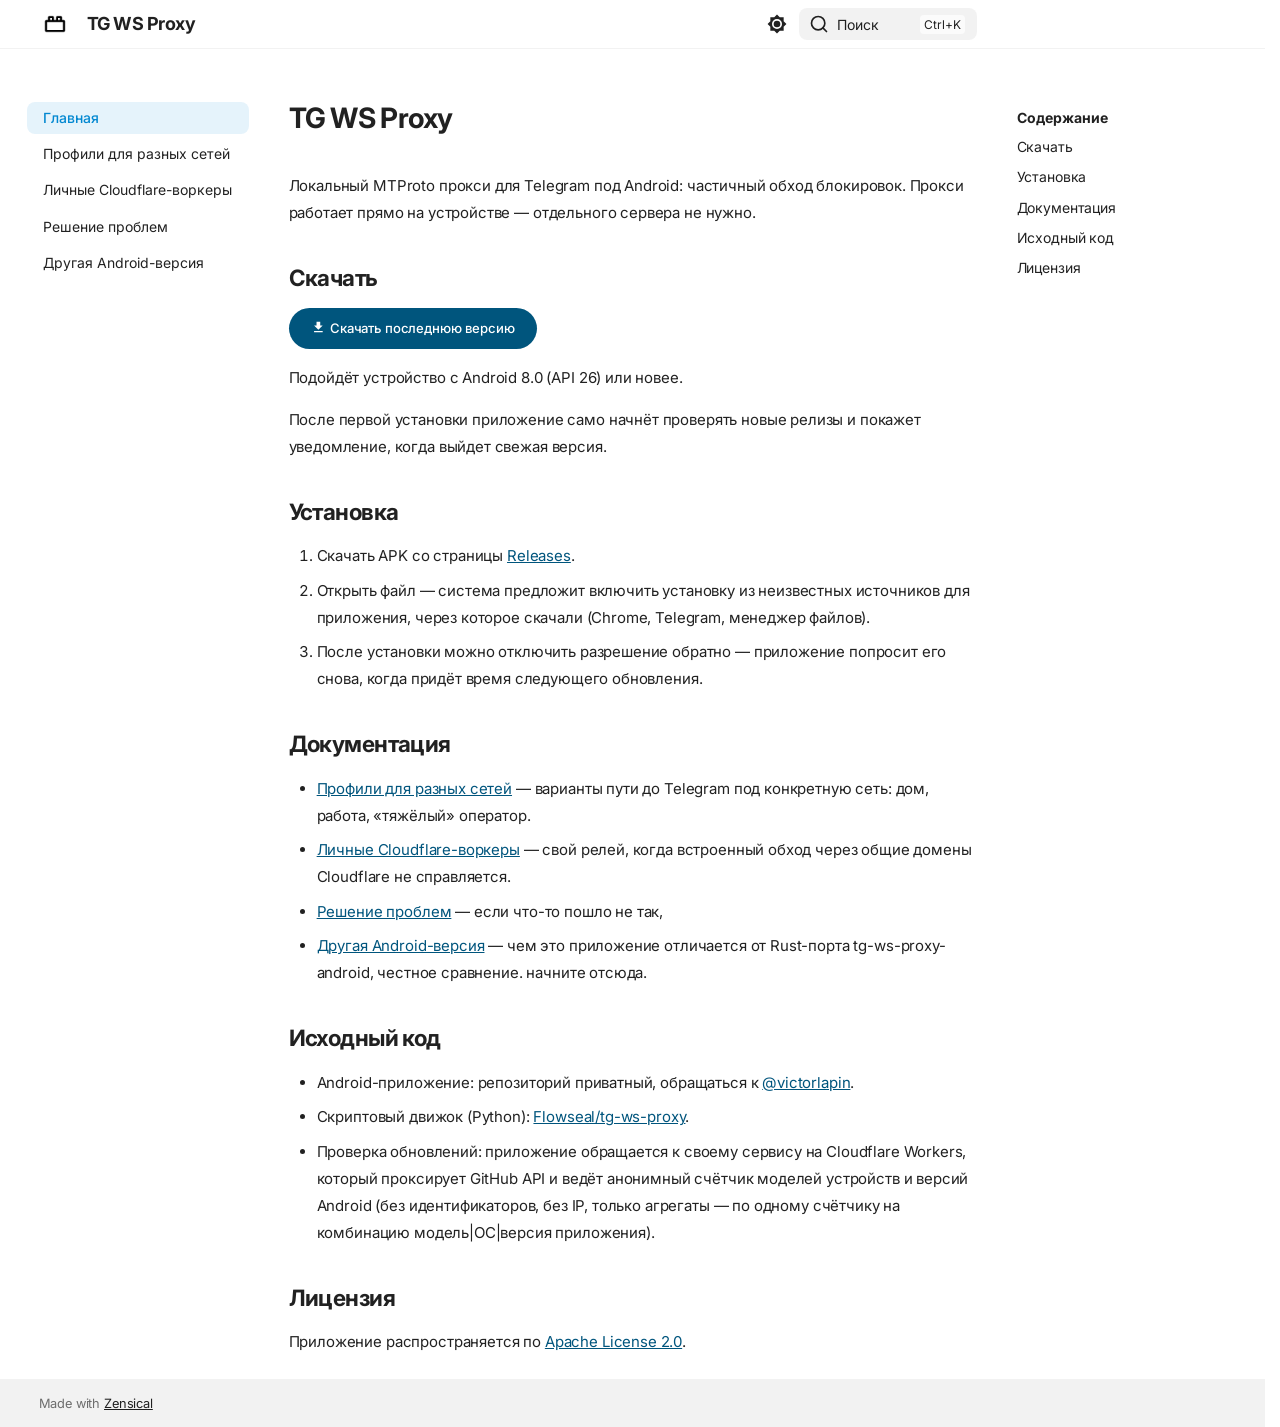
<file: index.html>
<!doctype html>
<html lang="ru" class="no-js">
  <head>
    
      <meta charset="utf-8">
      <meta name="viewport" content="width=device-width,initial-scale=1">
      
        <meta name="description" content="Локальный MTProto-прокси для Telegram на Android">
      
      
      
        <link rel="canonical" href="https://victorlapin.github.io/tg-proxy-releases/">
      
      
      
      
      
        <link rel="next" href="./PROFILES/">
      
      
        
      
      
      <link rel="icon" href="./assets/icon.png">
      <meta name="generator" content="zensical-0.1.3">
    
    
      
        <title>Главная - TG WS Proxy</title>
      
    
    
      
        
      
      <link rel="stylesheet" href="./assets/stylesheets/modern/main.e2cf241e.min.css">
      
        
          
        
        <link rel="stylesheet" href="./assets/stylesheets/modern/palette.b60ce83d.min.css">
      
      
      


    
    
      
    
    
      
        
        
        <link rel="preconnect" href="https://fonts.gstatic.com" crossorigin>
        <link rel="stylesheet" href="https://fonts.googleapis.com/css?family=Inter:300,300i,400,400i,500,500i,700,700i%7CJetBrains+Mono:400,400i,700,700i&amp;display=fallback">
        <style>:root{--md-text-font:"Inter";--md-code-font:"JetBrains Mono"}</style>
      
    
    
      <link rel="stylesheet" href="./stylesheets/brand.css">
    
    <script>__md_scope=new URL(".",location),__md_scope.pathname.endsWith("/")||(__md_scope=new URL(__md_scope.pathname+"/",location)),__md_hash=e=>[...e].reduce(((e,t)=>(e<<5)-e+t.charCodeAt(0)),0),__md_get=(e,t=localStorage,_=__md_scope)=>JSON.parse(t.getItem(_.pathname+"."+e)),__md_set=(e,t,_=localStorage,a=__md_scope)=>{try{_.setItem(a.pathname+"."+e,JSON.stringify(t))}catch(e){}},document.documentElement.setAttribute("data-platform",navigator.platform)</script>
    
      

    
    
  </head>
  
  
    
    
      
    
    
    
    
    <body dir="ltr" data-md-color-scheme="default" data-md-color-primary="custom" data-md-color-accent="custom">
  
    
    <input class="md-toggle" data-md-toggle="drawer" type="checkbox" id="__drawer" autocomplete="off">
    <input class="md-toggle" data-md-toggle="search" type="checkbox" id="__search" autocomplete="off">
    <label class="md-overlay" for="__drawer" aria-hidden="true"></label>
    <div data-md-component="skip">
      <a href="#__skip" class="md-skip">
        Перейти к содержанию
      </a>
    </div>
    <div data-md-component="announce">
      
    </div>
    
    
      

  

<header class="md-header md-header--shadow" data-md-component="header">
  <nav class="md-header__inner md-grid" aria-label="Верхний колонтитул">
    <a href="" title="TG WS Proxy" class="md-header__button md-logo" aria-label="TG WS Proxy" data-md-component="logo">
      
  <img src="./assets/logo.png" alt="TG WS Proxy">

    </a>
    <label class="md-header__button md-icon" for="__drawer">
      
      <svg xmlns="http://www.w3.org/2000/svg" fill="none" stroke="currentColor" stroke-linecap="round" stroke-linejoin="round" stroke-width="2" class="lucide lucide-menu" viewBox="0 0 24 24"><path d="M4 5h16M4 12h16M4 19h16"/></svg>
      <span class="md-visually-hidden">Навигация</span>
    </label>
    <div class="md-header__title" data-md-component="header-title">
      <div class="md-header__ellipsis">
        <div class="md-header__topic">
          <span class="md-ellipsis">
            TG WS Proxy
          </span>
        </div>
        <div class="md-header__topic" data-md-component="header-topic">
          <span class="md-ellipsis">
            
              Главная
            
          </span>
        </div>
      </div>
    </div>
    
      
        <form class="md-header__option" data-md-component="palette">
  
    
    
    
    <input class="md-option" data-md-color-media="none" data-md-color-scheme="default" data-md-color-primary="custom" data-md-color-accent="custom"  aria-label="Переключить на тёмную тему"  type="radio" name="__palette" id="__palette_0">
    
      <label class="md-header__button md-icon" title="Переключить на тёмную тему" for="__palette_1" hidden>
        <svg xmlns="http://www.w3.org/2000/svg" viewBox="0 0 24 24"><path d="M12 8a4 4 0 0 0-4 4 4 4 0 0 0 4 4 4 4 0 0 0 4-4 4 4 0 0 0-4-4m0 10a6 6 0 0 1-6-6 6 6 0 0 1 6-6 6 6 0 0 1 6 6 6 6 0 0 1-6 6m8-9.31V4h-4.69L12 .69 8.69 4H4v4.69L.69 12 4 15.31V20h4.69L12 23.31 15.31 20H20v-4.69L23.31 12z"/></svg>
      </label>
    
  
    
    
    
    <input class="md-option" data-md-color-media="none" data-md-color-scheme="slate" data-md-color-primary="custom" data-md-color-accent="custom"  aria-label="Переключить на светлую тему"  type="radio" name="__palette" id="__palette_1">
    
      <label class="md-header__button md-icon" title="Переключить на светлую тему" for="__palette_0" hidden>
        <svg xmlns="http://www.w3.org/2000/svg" viewBox="0 0 24 24"><path d="M12 18c-.89 0-1.74-.2-2.5-.55C11.56 16.5 13 14.42 13 12s-1.44-4.5-3.5-5.45C10.26 6.2 11.11 6 12 6a6 6 0 0 1 6 6 6 6 0 0 1-6 6m8-9.31V4h-4.69L12 .69 8.69 4H4v4.69L.69 12 4 15.31V20h4.69L12 23.31 15.31 20H20v-4.69L23.31 12z"/></svg>
      </label>
    
  
</form>
      
    
    
      <script>var palette=__md_get("__palette");if(palette&&palette.color){if("(prefers-color-scheme)"===palette.color.media){var media=matchMedia("(prefers-color-scheme: light)"),input=document.querySelector(media.matches?"[data-md-color-media='(prefers-color-scheme: light)']":"[data-md-color-media='(prefers-color-scheme: dark)']");palette.color.media=input.getAttribute("data-md-color-media"),palette.color.scheme=input.getAttribute("data-md-color-scheme"),palette.color.primary=input.getAttribute("data-md-color-primary"),palette.color.accent=input.getAttribute("data-md-color-accent")}for(var[key,value]of Object.entries(palette.color))document.body.setAttribute("data-md-color-"+key,value)}</script>
    
    
    
      
      
        <label class="md-header__button md-icon" for="__search">
          
          <svg xmlns="http://www.w3.org/2000/svg" fill="none" stroke="currentColor" stroke-linecap="round" stroke-linejoin="round" stroke-width="2" class="lucide lucide-search" viewBox="0 0 24 24"><path d="m21 21-4.34-4.34"/><circle cx="11" cy="11" r="8"/></svg>
          <span class="md-visually-hidden">Поиск</span>
        </label>
        <div class="md-search" data-md-component="search" role="dialog" aria-label="Поиск">
  <button type="button" class="md-search__button">
    Поиск
  </button>
</div>
      
    
    <div class="md-header__source">
      
    </div>
  </nav>
  
</header>
    
    <div class="md-container" data-md-component="container">
      
      
        
          
        
      
      <main class="md-main" data-md-component="main">
        <div class="md-main__inner md-grid">
          
            
              
              <div class="md-sidebar md-sidebar--primary" data-md-component="sidebar" data-md-type="navigation" >
                <div class="md-sidebar__scrollwrap">
                  <div class="md-sidebar__inner">
                    



<nav class="md-nav md-nav--primary" aria-label="Навигация" data-md-level="0">
  <label class="md-nav__title" for="__drawer">
    <a href="" title="TG WS Proxy" class="md-nav__button md-logo" aria-label="TG WS Proxy" data-md-component="logo">
      
  <img src="./assets/logo.png" alt="TG WS Proxy">

    </a>
    TG WS Proxy
  </label>
  
  <ul class="md-nav__list" data-md-scrollfix>
    
      
      
  
  
    
  
  
  
    <li class="md-nav__item md-nav__item--active">
      
      
      
      
        
      
      
        <label class="md-nav__link md-nav__link--active" for="__toc">
          
  
  
  <span class="md-ellipsis">
    
  
  Главная

    
  </span>
  
  

          <span class="md-nav__icon md-icon"></span>
        </label>
      
      <a href="" class="md-nav__link md-nav__link--active">
        
  
  
  <span class="md-ellipsis">
    
  
  Главная

    
  </span>
  
  

      </a>
      
        


<nav class="md-nav md-nav--secondary" aria-label="Содержание">
  
  
  
    
  
  
    <label class="md-nav__title" for="__toc">
      <span class="md-nav__icon md-icon"></span>
      Содержание
    </label>
    <ul class="md-nav__list" data-md-component="toc" data-md-scrollfix>
      
        <li class="md-nav__item">
  <a href="#_1" class="md-nav__link">
    <span class="md-ellipsis">
      <span class="md-typeset">
        Скачать
      </span>
    </span>
  </a>
  
</li>
      
        <li class="md-nav__item">
  <a href="#_2" class="md-nav__link">
    <span class="md-ellipsis">
      <span class="md-typeset">
        Установка
      </span>
    </span>
  </a>
  
</li>
      
        <li class="md-nav__item">
  <a href="#_3" class="md-nav__link">
    <span class="md-ellipsis">
      <span class="md-typeset">
        Документация
      </span>
    </span>
  </a>
  
</li>
      
        <li class="md-nav__item">
  <a href="#_4" class="md-nav__link">
    <span class="md-ellipsis">
      <span class="md-typeset">
        Исходный код
      </span>
    </span>
  </a>
  
</li>
      
        <li class="md-nav__item">
  <a href="#_5" class="md-nav__link">
    <span class="md-ellipsis">
      <span class="md-typeset">
        Лицензия
      </span>
    </span>
  </a>
  
</li>
      
    </ul>
  
</nav>
      
    </li>
  

    
      
      
  
  
  
  
    <li class="md-nav__item">
      <a href="./PROFILES/" class="md-nav__link">
        
  
  
  <span class="md-ellipsis">
    
  
  Профили для разных сетей

    
  </span>
  
  

      </a>
    </li>
  

    
      
      
  
  
  
  
    <li class="md-nav__item">
      <a href="./CF-WORKERS/" class="md-nav__link">
        
  
  
  <span class="md-ellipsis">
    
  
  Личные Cloudflare-воркеры

    
  </span>
  
  

      </a>
    </li>
  

    
      
      
  
  
  
  
    <li class="md-nav__item">
      <a href="./TROUBLESHOOTING/" class="md-nav__link">
        
  
  
  <span class="md-ellipsis">
    
  
  Решение проблем

    
  </span>
  
  

      </a>
    </li>
  

    
      
      
  
  
  
  
    <li class="md-nav__item">
      <a href="./ALTERNATIVES/" class="md-nav__link">
        
  
  
  <span class="md-ellipsis">
    
  
  Другая Android-версия

    
  </span>
  
  

      </a>
    </li>
  

    
  </ul>
</nav>
                  </div>
                </div>
              </div>
            
            
              
              <div class="md-sidebar md-sidebar--secondary" data-md-component="sidebar" data-md-type="toc" >
                <div class="md-sidebar__scrollwrap">
                  
                    
                    
                    
                      
                    
                    
                      <input class="md-nav__toggle md-toggle" type="checkbox" id="__toc">
                      <div class="md-sidebar-button__wrapper">
                        <label class="md-sidebar-button" for="__toc"></label>
                      </div>
                    
                  
                  <div class="md-sidebar__inner">
                    


<nav class="md-nav md-nav--secondary" aria-label="Содержание">
  
  
  
    
  
  
    <label class="md-nav__title" for="__toc">
      <span class="md-nav__icon md-icon"></span>
      Содержание
    </label>
    <ul class="md-nav__list" data-md-component="toc" data-md-scrollfix>
      
        <li class="md-nav__item">
  <a href="#_1" class="md-nav__link">
    <span class="md-ellipsis">
      <span class="md-typeset">
        Скачать
      </span>
    </span>
  </a>
  
</li>
      
        <li class="md-nav__item">
  <a href="#_2" class="md-nav__link">
    <span class="md-ellipsis">
      <span class="md-typeset">
        Установка
      </span>
    </span>
  </a>
  
</li>
      
        <li class="md-nav__item">
  <a href="#_3" class="md-nav__link">
    <span class="md-ellipsis">
      <span class="md-typeset">
        Документация
      </span>
    </span>
  </a>
  
</li>
      
        <li class="md-nav__item">
  <a href="#_4" class="md-nav__link">
    <span class="md-ellipsis">
      <span class="md-typeset">
        Исходный код
      </span>
    </span>
  </a>
  
</li>
      
        <li class="md-nav__item">
  <a href="#_5" class="md-nav__link">
    <span class="md-ellipsis">
      <span class="md-typeset">
        Лицензия
      </span>
    </span>
  </a>
  
</li>
      
    </ul>
  
</nav>
                  </div>
                </div>
              </div>
            
          
          
            <div class="md-content" data-md-component="content">
              
              <article class="md-content__inner md-typeset">
                <a id="__skip" tabindex="-1"></a>
                
                  


<h1 id="tg-ws-proxy">TG WS Proxy</h1>
<p>Локальный MTProto прокси для Telegram под Android: частичный обход
блокировок. Прокси работает прямо на устройстве — отдельного сервера
не нужно.</p>
<h2 id="_1">Скачать</h2>
<p><a class="md-button md-button--primary" href="https://github.com/victorlapin/tg-proxy-releases/releases/latest"><span class="twemoji"><svg xmlns="http://www.w3.org/2000/svg" viewBox="0 0 24 24"><path d="M5 20h14v-2H5m14-9h-4V3H9v6H5l7 7z"/></svg></span> Скачать последнюю версию</a></p>
<p>Подойдёт устройство с Android 8.0 (API 26) или новее.</p>
<p>После первой установки приложение само начнёт проверять новые релизы и
покажет уведомление, когда выйдет свежая версия.</p>
<h2 id="_2">Установка</h2>
<ol>
<li>Скачать APK со страницы <a href="https://github.com/victorlapin/tg-proxy-releases/releases/latest">Releases</a>.</li>
<li>Открыть файл — система предложит включить установку из неизвестных
   источников для приложения, через которое скачали (Chrome, Telegram,
   менеджер файлов).</li>
<li>После установки можно отключить разрешение обратно — приложение
   попросит его снова, когда придёт время следующего обновления.</li>
</ol>
<h2 id="_3">Документация</h2>
<ul>
<li><a href="PROFILES/">Профили для разных сетей</a> — варианты пути до Telegram под
  конкретную сеть: дом, работа, «тяжёлый» оператор.</li>
<li><a href="CF-WORKERS/">Личные Cloudflare-воркеры</a> — свой релей, когда встроенный
  обход через общие домены Cloudflare не справляется.</li>
<li><a href="TROUBLESHOOTING/">Решение проблем</a> — если что-то пошло не так,</li>
<li><a href="ALTERNATIVES/">Другая Android-версия</a> — чем это приложение отличается
  от Rust-порта tg-ws-proxy-android, честное сравнение.
  начните отсюда.</li>
</ul>
<h2 id="_4">Исходный код</h2>
<ul>
<li>Android-приложение: репозиторий приватный, обращаться к
  <a href="https://github.com/victorlapin">@victorlapin</a>.</li>
<li>Скриптовый движок (Python): <a href="https://github.com/Flowseal/tg-ws-proxy">Flowseal/tg-ws-proxy</a>.</li>
<li>Проверка обновлений: приложение обращается к своему сервису на
  Cloudflare Workers, который проксирует GitHub API и ведёт анонимный
  счётчик моделей устройств и версий Android (без идентификаторов,
  без IP, только агрегаты — по одному счётчику на комбинацию
  модель|ОС|версия приложения).</li>
</ul>
<h2 id="_5">Лицензия</h2>
<p>Приложение распространяется по <a href="https://www.apache.org/licenses/LICENSE-2.0">Apache License 2.0</a>.</p>














                
              </article>
            </div>
          
          
<script>var target=document.getElementById(location.hash.slice(1));target&&target.name&&(target.checked=target.name.startsWith("__tabbed_"))</script>
        </div>
        
          <button type="button" class="md-top md-icon" data-md-component="top" hidden>
  
  <svg xmlns="http://www.w3.org/2000/svg" fill="none" stroke="currentColor" stroke-linecap="round" stroke-linejoin="round" stroke-width="2" class="lucide lucide-circle-arrow-up" viewBox="0 0 24 24"><circle cx="12" cy="12" r="10"/><path d="m16 12-4-4-4 4M12 16V8"/></svg>
  К началу
</button>
        
      </main>
      
        <footer class="md-footer">
  
  <div class="md-footer-meta md-typeset">
    <div class="md-footer-meta__inner md-grid">
      <div class="md-copyright">
  
  
    Made with
    <a href="https://zensical.org/" target="_blank" rel="noopener">
      Zensical
    </a>
  
</div>
      
    </div>
  </div>
</footer>
      
    </div>
    <div class="md-dialog" data-md-component="dialog" role="status" aria-atomic="true">
      <div class="md-dialog__inner md-typeset"></div>
    </div>
    
    
    
      
      
      
      
        
        
      <script id="__config" type="application/json">{"annotate":null,"base":".","features":["navigation.sections","navigation.top"],"redirect":null,"search":"./assets/javascripts/workers/search.719e0d91.min.js","tags":null,"translations":{"clipboard.copied":"Скопировано в буфер","clipboard.copy":"Копировать в буфер","clipboard.error":"Could not copy to clipboard","search.result.more.one":"Ещё 1 на этой странице","search.result.more.other":"Ещё # на этой странице","search.result.none":"Совпадений не найдено","search.result.one":"Найдено 1 совпадение","search.result.other":"Найдено совпадений: #","search.result.placeholder":"Начните печатать для поиска","search.result.term.missing":"Отсутствует","select.version":"Выберите версию"},"version":null}</script>
    
    
      <script src="./assets/javascripts/bundle.9e76c64c.min.js"></script>
      
      
        <script src="./javascripts/download.js"></script>
      
    
  </body>
</html>
</file>
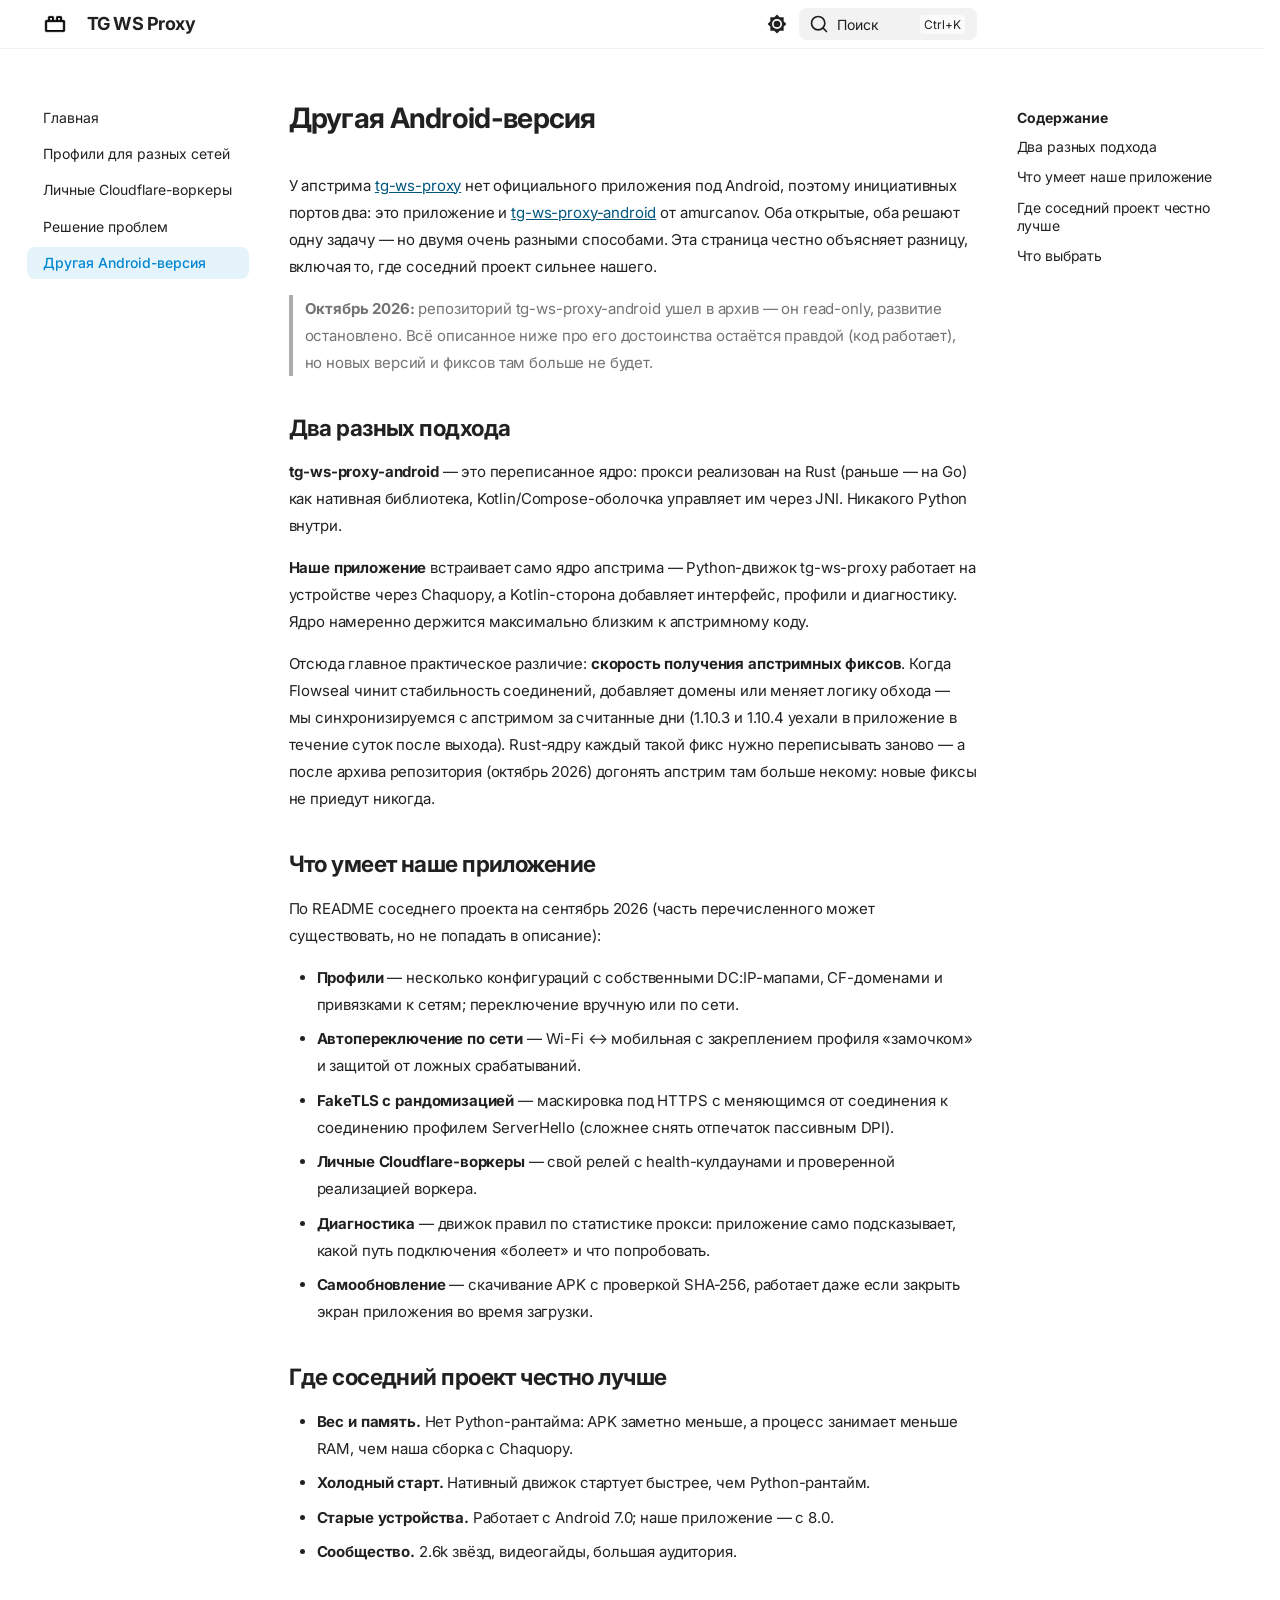
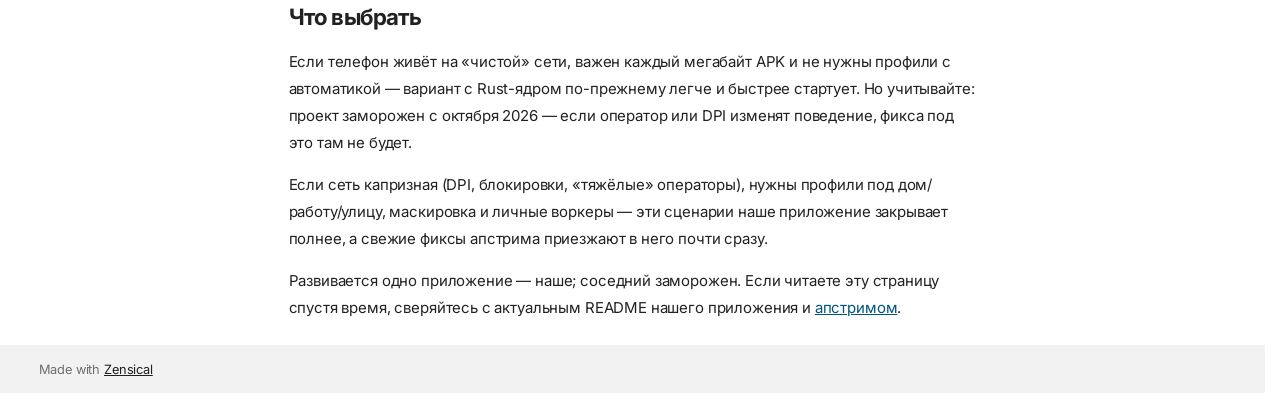
<file: ALTERNATIVES/index.html>
<!doctype html>
<html lang="ru" class="no-js">
  <head>
    
      <meta charset="utf-8">
      <meta name="viewport" content="width=device-width,initial-scale=1">
      
        <meta name="description" content="Локальный MTProto-прокси для Telegram на Android">
      
      
      
        <link rel="canonical" href="https://victorlapin.github.io/tg-proxy-releases/ALTERNATIVES/">
      
      
      
      
        <link rel="prev" href="../TROUBLESHOOTING/">
      
      
      
        
      
      
      <link rel="icon" href="../assets/icon.png">
      <meta name="generator" content="zensical-0.1.3">
    
    
      
        <title>Другая Android-версия - TG WS Proxy</title>
      
    
    
      
        
      
      <link rel="stylesheet" href="../assets/stylesheets/modern/main.e2cf241e.min.css">
      
        
          
        
        <link rel="stylesheet" href="../assets/stylesheets/modern/palette.b60ce83d.min.css">
      
      
      


    
    
      
    
    
      
        
        
        <link rel="preconnect" href="https://fonts.gstatic.com" crossorigin>
        <link rel="stylesheet" href="https://fonts.googleapis.com/css?family=Inter:300,300i,400,400i,500,500i,700,700i%7CJetBrains+Mono:400,400i,700,700i&amp;display=fallback">
        <style>:root{--md-text-font:"Inter";--md-code-font:"JetBrains Mono"}</style>
      
    
    
      <link rel="stylesheet" href="../stylesheets/brand.css">
    
    <script>__md_scope=new URL("..",location),__md_scope.pathname.endsWith("/")||(__md_scope=new URL(__md_scope.pathname+"/",location)),__md_hash=e=>[...e].reduce(((e,t)=>(e<<5)-e+t.charCodeAt(0)),0),__md_get=(e,t=localStorage,_=__md_scope)=>JSON.parse(t.getItem(_.pathname+"."+e)),__md_set=(e,t,_=localStorage,a=__md_scope)=>{try{_.setItem(a.pathname+"."+e,JSON.stringify(t))}catch(e){}},document.documentElement.setAttribute("data-platform",navigator.platform)</script>
    
      

    
    
  </head>
  
  
    
    
      
    
    
    
    
    <body dir="ltr" data-md-color-scheme="default" data-md-color-primary="custom" data-md-color-accent="custom">
  
    
    <input class="md-toggle" data-md-toggle="drawer" type="checkbox" id="__drawer" autocomplete="off">
    <input class="md-toggle" data-md-toggle="search" type="checkbox" id="__search" autocomplete="off">
    <label class="md-overlay" for="__drawer" aria-hidden="true"></label>
    <div data-md-component="skip">
      <a href="#__skip" class="md-skip">
        Перейти к содержанию
      </a>
    </div>
    <div data-md-component="announce">
      
    </div>
    
    
      

  

<header class="md-header md-header--shadow" data-md-component="header">
  <nav class="md-header__inner md-grid" aria-label="Верхний колонтитул">
    <a href="./.." title="TG WS Proxy" class="md-header__button md-logo" aria-label="TG WS Proxy" data-md-component="logo">
      
  <img src="../assets/logo.png" alt="TG WS Proxy">

    </a>
    <label class="md-header__button md-icon" for="__drawer">
      
      <svg xmlns="http://www.w3.org/2000/svg" fill="none" stroke="currentColor" stroke-linecap="round" stroke-linejoin="round" stroke-width="2" class="lucide lucide-menu" viewBox="0 0 24 24"><path d="M4 5h16M4 12h16M4 19h16"/></svg>
      <span class="md-visually-hidden">Навигация</span>
    </label>
    <div class="md-header__title" data-md-component="header-title">
      <div class="md-header__ellipsis">
        <div class="md-header__topic">
          <span class="md-ellipsis">
            TG WS Proxy
          </span>
        </div>
        <div class="md-header__topic" data-md-component="header-topic">
          <span class="md-ellipsis">
            
              Другая Android-версия
            
          </span>
        </div>
      </div>
    </div>
    
      
        <form class="md-header__option" data-md-component="palette">
  
    
    
    
    <input class="md-option" data-md-color-media="none" data-md-color-scheme="default" data-md-color-primary="custom" data-md-color-accent="custom"  aria-label="Переключить на тёмную тему"  type="radio" name="__palette" id="__palette_0">
    
      <label class="md-header__button md-icon" title="Переключить на тёмную тему" for="__palette_1" hidden>
        <svg xmlns="http://www.w3.org/2000/svg" viewBox="0 0 24 24"><path d="M12 8a4 4 0 0 0-4 4 4 4 0 0 0 4 4 4 4 0 0 0 4-4 4 4 0 0 0-4-4m0 10a6 6 0 0 1-6-6 6 6 0 0 1 6-6 6 6 0 0 1 6 6 6 6 0 0 1-6 6m8-9.31V4h-4.69L12 .69 8.69 4H4v4.69L.69 12 4 15.31V20h4.69L12 23.31 15.31 20H20v-4.69L23.31 12z"/></svg>
      </label>
    
  
    
    
    
    <input class="md-option" data-md-color-media="none" data-md-color-scheme="slate" data-md-color-primary="custom" data-md-color-accent="custom"  aria-label="Переключить на светлую тему"  type="radio" name="__palette" id="__palette_1">
    
      <label class="md-header__button md-icon" title="Переключить на светлую тему" for="__palette_0" hidden>
        <svg xmlns="http://www.w3.org/2000/svg" viewBox="0 0 24 24"><path d="M12 18c-.89 0-1.74-.2-2.5-.55C11.56 16.5 13 14.42 13 12s-1.44-4.5-3.5-5.45C10.26 6.2 11.11 6 12 6a6 6 0 0 1 6 6 6 6 0 0 1-6 6m8-9.31V4h-4.69L12 .69 8.69 4H4v4.69L.69 12 4 15.31V20h4.69L12 23.31 15.31 20H20v-4.69L23.31 12z"/></svg>
      </label>
    
  
</form>
      
    
    
      <script>var palette=__md_get("__palette");if(palette&&palette.color){if("(prefers-color-scheme)"===palette.color.media){var media=matchMedia("(prefers-color-scheme: light)"),input=document.querySelector(media.matches?"[data-md-color-media='(prefers-color-scheme: light)']":"[data-md-color-media='(prefers-color-scheme: dark)']");palette.color.media=input.getAttribute("data-md-color-media"),palette.color.scheme=input.getAttribute("data-md-color-scheme"),palette.color.primary=input.getAttribute("data-md-color-primary"),palette.color.accent=input.getAttribute("data-md-color-accent")}for(var[key,value]of Object.entries(palette.color))document.body.setAttribute("data-md-color-"+key,value)}</script>
    
    
    
      
      
        <label class="md-header__button md-icon" for="__search">
          
          <svg xmlns="http://www.w3.org/2000/svg" fill="none" stroke="currentColor" stroke-linecap="round" stroke-linejoin="round" stroke-width="2" class="lucide lucide-search" viewBox="0 0 24 24"><path d="m21 21-4.34-4.34"/><circle cx="11" cy="11" r="8"/></svg>
          <span class="md-visually-hidden">Поиск</span>
        </label>
        <div class="md-search" data-md-component="search" role="dialog" aria-label="Поиск">
  <button type="button" class="md-search__button">
    Поиск
  </button>
</div>
      
    
    <div class="md-header__source">
      
    </div>
  </nav>
  
</header>
    
    <div class="md-container" data-md-component="container">
      
      
        
          
        
      
      <main class="md-main" data-md-component="main">
        <div class="md-main__inner md-grid">
          
            
              
              <div class="md-sidebar md-sidebar--primary" data-md-component="sidebar" data-md-type="navigation" >
                <div class="md-sidebar__scrollwrap">
                  <div class="md-sidebar__inner">
                    



<nav class="md-nav md-nav--primary" aria-label="Навигация" data-md-level="0">
  <label class="md-nav__title" for="__drawer">
    <a href="./.." title="TG WS Proxy" class="md-nav__button md-logo" aria-label="TG WS Proxy" data-md-component="logo">
      
  <img src="../assets/logo.png" alt="TG WS Proxy">

    </a>
    TG WS Proxy
  </label>
  
  <ul class="md-nav__list" data-md-scrollfix>
    
      
      
  
  
  
  
    <li class="md-nav__item">
      <a href="./.." class="md-nav__link">
        
  
  
  <span class="md-ellipsis">
    
  
  Главная

    
  </span>
  
  

      </a>
    </li>
  

    
      
      
  
  
  
  
    <li class="md-nav__item">
      <a href="../PROFILES/" class="md-nav__link">
        
  
  
  <span class="md-ellipsis">
    
  
  Профили для разных сетей

    
  </span>
  
  

      </a>
    </li>
  

    
      
      
  
  
  
  
    <li class="md-nav__item">
      <a href="../CF-WORKERS/" class="md-nav__link">
        
  
  
  <span class="md-ellipsis">
    
  
  Личные Cloudflare-воркеры

    
  </span>
  
  

      </a>
    </li>
  

    
      
      
  
  
  
  
    <li class="md-nav__item">
      <a href="../TROUBLESHOOTING/" class="md-nav__link">
        
  
  
  <span class="md-ellipsis">
    
  
  Решение проблем

    
  </span>
  
  

      </a>
    </li>
  

    
      
      
  
  
    
  
  
  
    <li class="md-nav__item md-nav__item--active">
      
      
      
      
        
      
      
        <label class="md-nav__link md-nav__link--active" for="__toc">
          
  
  
  <span class="md-ellipsis">
    
  
  Другая Android-версия

    
  </span>
  
  

          <span class="md-nav__icon md-icon"></span>
        </label>
      
      <a href="././" class="md-nav__link md-nav__link--active">
        
  
  
  <span class="md-ellipsis">
    
  
  Другая Android-версия

    
  </span>
  
  

      </a>
      
        


<nav class="md-nav md-nav--secondary" aria-label="Содержание">
  
  
  
    
  
  
    <label class="md-nav__title" for="__toc">
      <span class="md-nav__icon md-icon"></span>
      Содержание
    </label>
    <ul class="md-nav__list" data-md-component="toc" data-md-scrollfix>
      
        <li class="md-nav__item">
  <a href="#_1" class="md-nav__link">
    <span class="md-ellipsis">
      <span class="md-typeset">
        Два разных подхода
      </span>
    </span>
  </a>
  
</li>
      
        <li class="md-nav__item">
  <a href="#_2" class="md-nav__link">
    <span class="md-ellipsis">
      <span class="md-typeset">
        Что умеет наше приложение
      </span>
    </span>
  </a>
  
</li>
      
        <li class="md-nav__item">
  <a href="#_3" class="md-nav__link">
    <span class="md-ellipsis">
      <span class="md-typeset">
        Где соседний проект честно лучше
      </span>
    </span>
  </a>
  
</li>
      
        <li class="md-nav__item">
  <a href="#_4" class="md-nav__link">
    <span class="md-ellipsis">
      <span class="md-typeset">
        Что выбрать
      </span>
    </span>
  </a>
  
</li>
      
    </ul>
  
</nav>
      
    </li>
  

    
  </ul>
</nav>
                  </div>
                </div>
              </div>
            
            
              
              <div class="md-sidebar md-sidebar--secondary" data-md-component="sidebar" data-md-type="toc" >
                <div class="md-sidebar__scrollwrap">
                  
                    
                    
                    
                      
                    
                    
                      <input class="md-nav__toggle md-toggle" type="checkbox" id="__toc">
                      <div class="md-sidebar-button__wrapper">
                        <label class="md-sidebar-button" for="__toc"></label>
                      </div>
                    
                  
                  <div class="md-sidebar__inner">
                    


<nav class="md-nav md-nav--secondary" aria-label="Содержание">
  
  
  
    
  
  
    <label class="md-nav__title" for="__toc">
      <span class="md-nav__icon md-icon"></span>
      Содержание
    </label>
    <ul class="md-nav__list" data-md-component="toc" data-md-scrollfix>
      
        <li class="md-nav__item">
  <a href="#_1" class="md-nav__link">
    <span class="md-ellipsis">
      <span class="md-typeset">
        Два разных подхода
      </span>
    </span>
  </a>
  
</li>
      
        <li class="md-nav__item">
  <a href="#_2" class="md-nav__link">
    <span class="md-ellipsis">
      <span class="md-typeset">
        Что умеет наше приложение
      </span>
    </span>
  </a>
  
</li>
      
        <li class="md-nav__item">
  <a href="#_3" class="md-nav__link">
    <span class="md-ellipsis">
      <span class="md-typeset">
        Где соседний проект честно лучше
      </span>
    </span>
  </a>
  
</li>
      
        <li class="md-nav__item">
  <a href="#_4" class="md-nav__link">
    <span class="md-ellipsis">
      <span class="md-typeset">
        Что выбрать
      </span>
    </span>
  </a>
  
</li>
      
    </ul>
  
</nav>
                  </div>
                </div>
              </div>
            
          
          
            <div class="md-content" data-md-component="content">
              
              <article class="md-content__inner md-typeset">
                <a id="__skip" tabindex="-1"></a>
                
                  


<h1 id="android-">Другая Android-версия</h1>
<p>У апстрима <a href="https://github.com/Flowseal/tg-ws-proxy">tg-ws-proxy</a> нет
официального приложения под Android, поэтому инициативных портов два:
это приложение и
<a href="https://github.com/amurcanov/tg-ws-proxy-android">tg-ws-proxy-android</a>
от amurcanov. Оба открытые, оба решают одну задачу — но двумя очень
разными способами. Эта страница честно объясняет разницу, включая то,
где соседний проект сильнее нашего.</p>
<blockquote>
<p><strong>Октябрь 2026:</strong> репозиторий tg-ws-proxy-android ушел в архив —
он read-only, развитие остановлено. Всё описанное ниже про его
достоинства остаётся правдой (код работает), но новых версий и
фиксов там больше не будет.</p>
</blockquote>
<h2 id="_1">Два разных подхода</h2>
<p><strong>tg-ws-proxy-android</strong> — это переписанное ядро: прокси реализован на
Rust (раньше — на Go) как нативная библиотека, Kotlin/Compose-оболочка
управляет им через JNI. Никакого Python внутри.</p>
<p><strong>Наше приложение</strong> встраивает само ядро апстрима — Python-движок
tg-ws-proxy работает на устройстве через Chaquopy, а Kotlin-сторона
добавляет интерфейс, профили и диагностику. Ядро намеренно держится
максимально близким к апстримному коду.</p>
<p>Отсюда главное практическое различие: <strong>скорость получения
апстримных фиксов</strong>. Когда Flowseal чинит стабильность соединений,
добавляет домены или меняет логику обхода — мы синхронизируемся с
апстримом за считанные дни (1.10.3 и 1.10.4 уехали в приложение в
течение суток после выхода). Rust-ядру каждый такой фикс нужно
переписывать заново — а после архива репозитория (октябрь 2026)
догонять апстрим там больше некому: новые фиксы не приедут никогда.</p>
<h2 id="_2">Что умеет наше приложение</h2>
<p>По README соседнего проекта на сентябрь 2026 (часть перечисленного
может существовать, но не попадать в описание):</p>
<ul>
<li><strong>Профили</strong> — несколько конфигураций с собственными DC:IP-мапами,
  CF-доменами и привязками к сетям; переключение вручную или по сети.</li>
<li><strong>Автопереключение по сети</strong> — Wi-Fi ↔ мобильная с закреплением
  профиля «замочком» и защитой от ложных срабатываний.</li>
<li><strong>FakeTLS с рандомизацией</strong> — маскировка под HTTPS с меняющимся от
  соединения к соединению профилем ServerHello (сложнее снять
  отпечаток пассивным DPI).</li>
<li><strong>Личные Cloudflare-воркеры</strong> — свой релей с health-кулдаунами и
  проверенной реализацией воркера.</li>
<li><strong>Диагностика</strong> — движок правил по статистике прокси: приложение
  само подсказывает, какой путь подключения «болеет» и что попробовать.</li>
<li><strong>Самообновление</strong> — скачивание APK с проверкой SHA-256, работает
  даже если закрыть экран приложения во время загрузки.</li>
</ul>
<h2 id="_3">Где соседний проект честно лучше</h2>
<ul>
<li><strong>Вес и память.</strong> Нет Python-рантайма: APK заметно меньше, а
  процесс занимает меньше RAM, чем наша сборка с Chaquopy.</li>
<li><strong>Холодный старт.</strong> Нативный движок стартует быстрее, чем
  Python-рантайм.</li>
<li><strong>Старые устройства.</strong> Работает с Android 7.0; наше приложение —
  с 8.0.</li>
<li><strong>Сообщество.</strong> 2.6k звёзд, видеогайды, большая аудитория.</li>
</ul>
<h2 id="_4">Что выбрать</h2>
<p>Если телефон живёт на «чистой» сети, важен каждый мегабайт APK и
не нужны профили с автоматикой — вариант с Rust-ядром по-прежнему
легче и быстрее стартует. Но учитывайте: проект заморожен с октября
2026 — если оператор или DPI изменят поведение, фикса под это там
не будет.</p>
<p>Если сеть капризная (DPI, блокировки, «тяжёлые» операторы), нужны
профили под дом/работу/улицу, маскировка и личные воркеры — эти
сценарии наше приложение закрывает полнее, а свежие фиксы апстрима
приезжают в него почти сразу.</p>
<p>Развивается одно приложение — наше; соседний заморожен. Если читаете
эту страницу спустя время, сверяйтесь с актуальным README нашего
приложения и <a href="https://github.com/Flowseal/tg-ws-proxy">апстримом</a>.</p>














                
              </article>
            </div>
          
          
<script>var target=document.getElementById(location.hash.slice(1));target&&target.name&&(target.checked=target.name.startsWith("__tabbed_"))</script>
        </div>
        
          <button type="button" class="md-top md-icon" data-md-component="top" hidden>
  
  <svg xmlns="http://www.w3.org/2000/svg" fill="none" stroke="currentColor" stroke-linecap="round" stroke-linejoin="round" stroke-width="2" class="lucide lucide-circle-arrow-up" viewBox="0 0 24 24"><circle cx="12" cy="12" r="10"/><path d="m16 12-4-4-4 4M12 16V8"/></svg>
  К началу
</button>
        
      </main>
      
        <footer class="md-footer">
  
  <div class="md-footer-meta md-typeset">
    <div class="md-footer-meta__inner md-grid">
      <div class="md-copyright">
  
  
    Made with
    <a href="https://zensical.org/" target="_blank" rel="noopener">
      Zensical
    </a>
  
</div>
      
    </div>
  </div>
</footer>
      
    </div>
    <div class="md-dialog" data-md-component="dialog" role="status" aria-atomic="true">
      <div class="md-dialog__inner md-typeset"></div>
    </div>
    
    
    
      
      
      
      
        
        
      <script id="__config" type="application/json">{"annotate":null,"base":"..","features":["navigation.sections","navigation.top"],"redirect":null,"search":"../assets/javascripts/workers/search.719e0d91.min.js","tags":null,"translations":{"clipboard.copied":"Скопировано в буфер","clipboard.copy":"Копировать в буфер","clipboard.error":"Could not copy to clipboard","search.result.more.one":"Ещё 1 на этой странице","search.result.more.other":"Ещё # на этой странице","search.result.none":"Совпадений не найдено","search.result.one":"Найдено 1 совпадение","search.result.other":"Найдено совпадений: #","search.result.placeholder":"Начните печатать для поиска","search.result.term.missing":"Отсутствует","select.version":"Выберите версию"},"version":null}</script>
    
    
      <script src="../assets/javascripts/bundle.9e76c64c.min.js"></script>
      
      
        <script src="../javascripts/download.js"></script>
      
    
  </body>
</html>
</file>
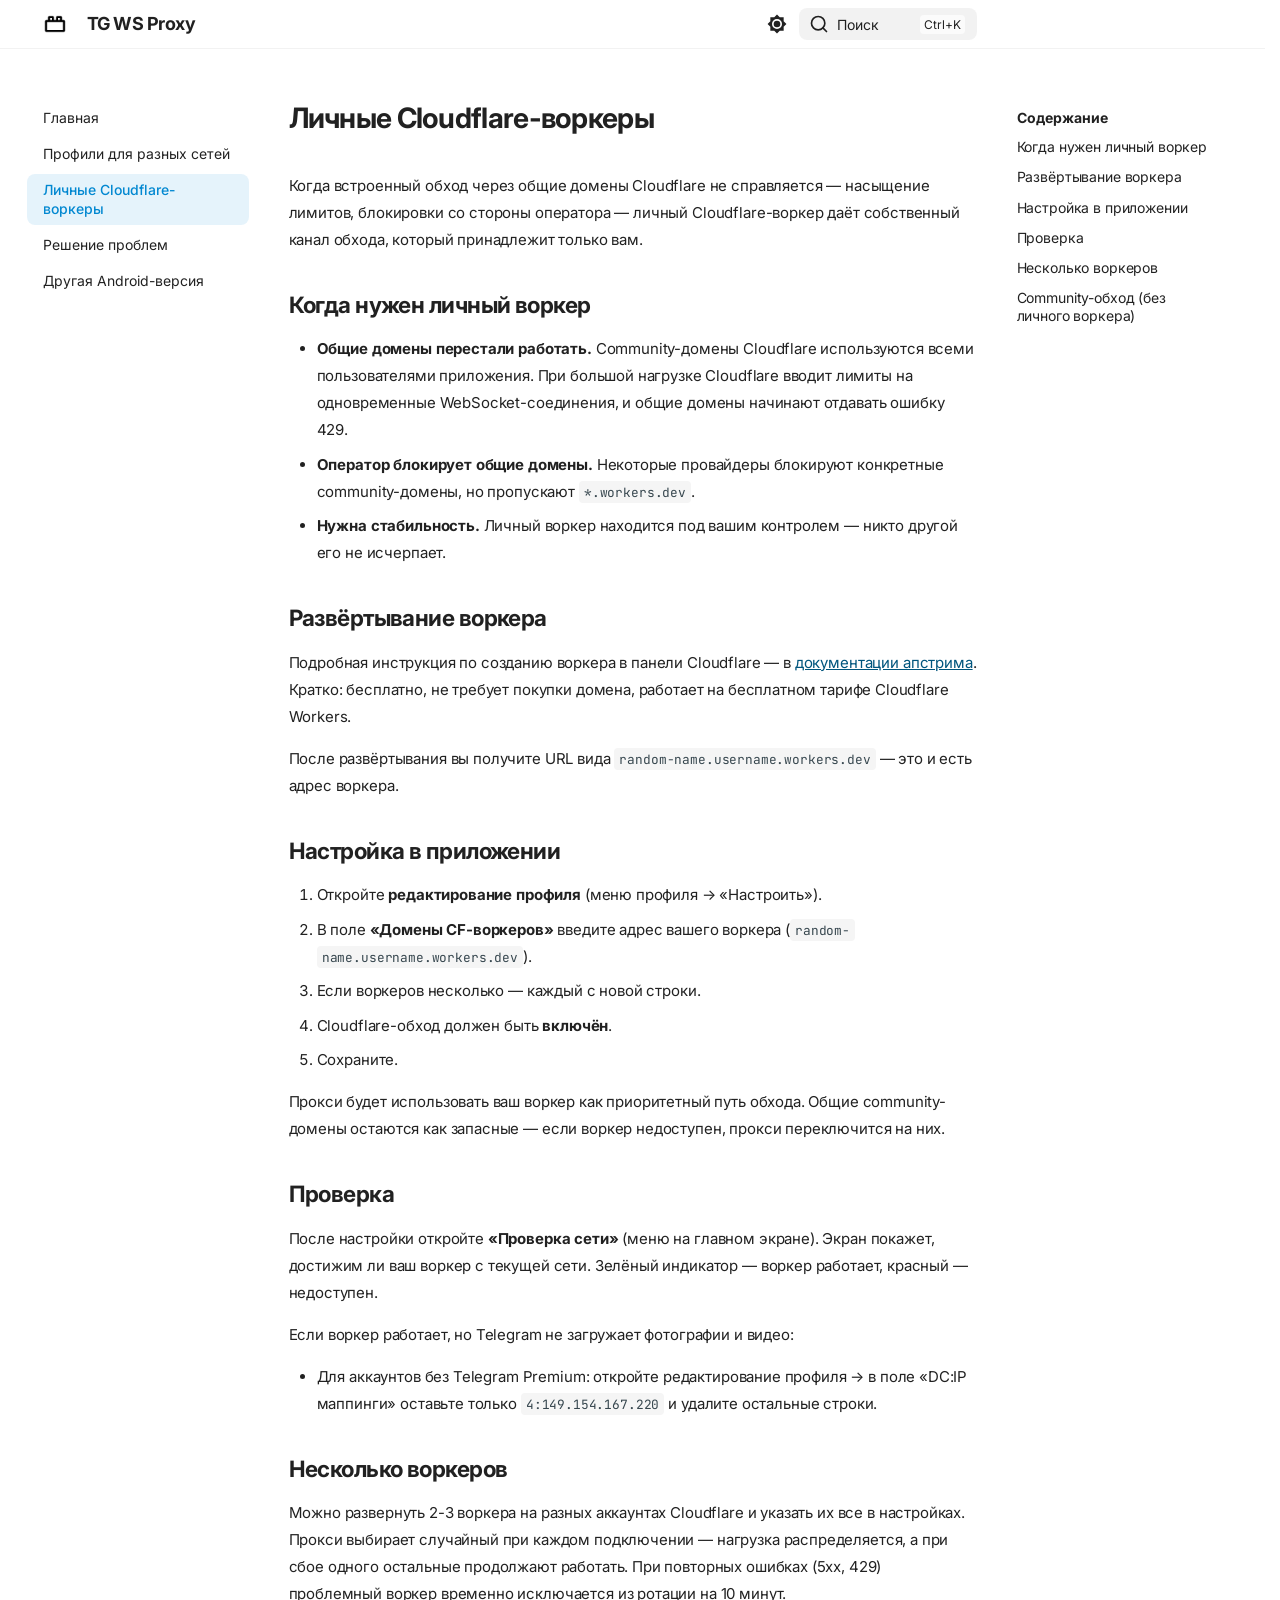
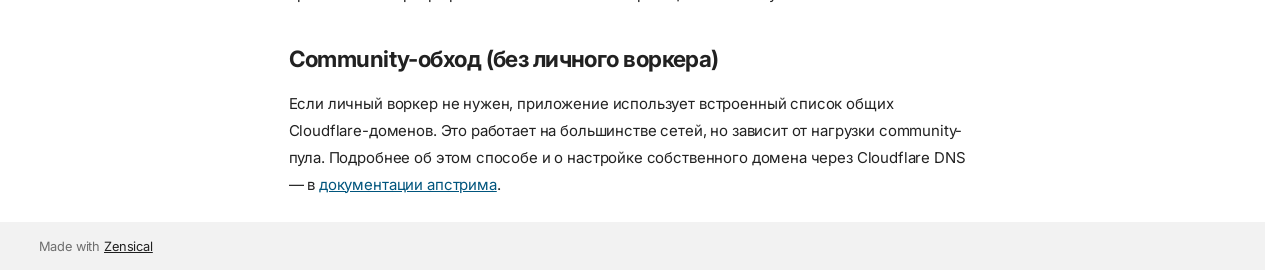
<file: CF-WORKERS/index.html>
<!doctype html>
<html lang="ru" class="no-js">
  <head>
    
      <meta charset="utf-8">
      <meta name="viewport" content="width=device-width,initial-scale=1">
      
        <meta name="description" content="Локальный MTProto-прокси для Telegram на Android">
      
      
      
        <link rel="canonical" href="https://victorlapin.github.io/tg-proxy-releases/CF-WORKERS/">
      
      
      
      
        <link rel="prev" href="../PROFILES/">
      
      
        <link rel="next" href="../TROUBLESHOOTING/">
      
      
        
      
      
      <link rel="icon" href="../assets/icon.png">
      <meta name="generator" content="zensical-0.1.3">
    
    
      
        <title>Личные Cloudflare-воркеры - TG WS Proxy</title>
      
    
    
      
        
      
      <link rel="stylesheet" href="../assets/stylesheets/modern/main.e2cf241e.min.css">
      
        
          
        
        <link rel="stylesheet" href="../assets/stylesheets/modern/palette.b60ce83d.min.css">
      
      
      


    
    
      
    
    
      
        
        
        <link rel="preconnect" href="https://fonts.gstatic.com" crossorigin>
        <link rel="stylesheet" href="https://fonts.googleapis.com/css?family=Inter:300,300i,400,400i,500,500i,700,700i%7CJetBrains+Mono:400,400i,700,700i&amp;display=fallback">
        <style>:root{--md-text-font:"Inter";--md-code-font:"JetBrains Mono"}</style>
      
    
    
      <link rel="stylesheet" href="../stylesheets/brand.css">
    
    <script>__md_scope=new URL("..",location),__md_scope.pathname.endsWith("/")||(__md_scope=new URL(__md_scope.pathname+"/",location)),__md_hash=e=>[...e].reduce(((e,t)=>(e<<5)-e+t.charCodeAt(0)),0),__md_get=(e,t=localStorage,_=__md_scope)=>JSON.parse(t.getItem(_.pathname+"."+e)),__md_set=(e,t,_=localStorage,a=__md_scope)=>{try{_.setItem(a.pathname+"."+e,JSON.stringify(t))}catch(e){}},document.documentElement.setAttribute("data-platform",navigator.platform)</script>
    
      

    
    
  </head>
  
  
    
    
      
    
    
    
    
    <body dir="ltr" data-md-color-scheme="default" data-md-color-primary="custom" data-md-color-accent="custom">
  
    
    <input class="md-toggle" data-md-toggle="drawer" type="checkbox" id="__drawer" autocomplete="off">
    <input class="md-toggle" data-md-toggle="search" type="checkbox" id="__search" autocomplete="off">
    <label class="md-overlay" for="__drawer" aria-hidden="true"></label>
    <div data-md-component="skip">
      <a href="#__skip" class="md-skip">
        Перейти к содержанию
      </a>
    </div>
    <div data-md-component="announce">
      
    </div>
    
    
      

  

<header class="md-header md-header--shadow" data-md-component="header">
  <nav class="md-header__inner md-grid" aria-label="Верхний колонтитул">
    <a href="./.." title="TG WS Proxy" class="md-header__button md-logo" aria-label="TG WS Proxy" data-md-component="logo">
      
  <img src="../assets/logo.png" alt="TG WS Proxy">

    </a>
    <label class="md-header__button md-icon" for="__drawer">
      
      <svg xmlns="http://www.w3.org/2000/svg" fill="none" stroke="currentColor" stroke-linecap="round" stroke-linejoin="round" stroke-width="2" class="lucide lucide-menu" viewBox="0 0 24 24"><path d="M4 5h16M4 12h16M4 19h16"/></svg>
      <span class="md-visually-hidden">Навигация</span>
    </label>
    <div class="md-header__title" data-md-component="header-title">
      <div class="md-header__ellipsis">
        <div class="md-header__topic">
          <span class="md-ellipsis">
            TG WS Proxy
          </span>
        </div>
        <div class="md-header__topic" data-md-component="header-topic">
          <span class="md-ellipsis">
            
              Личные Cloudflare-воркеры
            
          </span>
        </div>
      </div>
    </div>
    
      
        <form class="md-header__option" data-md-component="palette">
  
    
    
    
    <input class="md-option" data-md-color-media="none" data-md-color-scheme="default" data-md-color-primary="custom" data-md-color-accent="custom"  aria-label="Переключить на тёмную тему"  type="radio" name="__palette" id="__palette_0">
    
      <label class="md-header__button md-icon" title="Переключить на тёмную тему" for="__palette_1" hidden>
        <svg xmlns="http://www.w3.org/2000/svg" viewBox="0 0 24 24"><path d="M12 8a4 4 0 0 0-4 4 4 4 0 0 0 4 4 4 4 0 0 0 4-4 4 4 0 0 0-4-4m0 10a6 6 0 0 1-6-6 6 6 0 0 1 6-6 6 6 0 0 1 6 6 6 6 0 0 1-6 6m8-9.31V4h-4.69L12 .69 8.69 4H4v4.69L.69 12 4 15.31V20h4.69L12 23.31 15.31 20H20v-4.69L23.31 12z"/></svg>
      </label>
    
  
    
    
    
    <input class="md-option" data-md-color-media="none" data-md-color-scheme="slate" data-md-color-primary="custom" data-md-color-accent="custom"  aria-label="Переключить на светлую тему"  type="radio" name="__palette" id="__palette_1">
    
      <label class="md-header__button md-icon" title="Переключить на светлую тему" for="__palette_0" hidden>
        <svg xmlns="http://www.w3.org/2000/svg" viewBox="0 0 24 24"><path d="M12 18c-.89 0-1.74-.2-2.5-.55C11.56 16.5 13 14.42 13 12s-1.44-4.5-3.5-5.45C10.26 6.2 11.11 6 12 6a6 6 0 0 1 6 6 6 6 0 0 1-6 6m8-9.31V4h-4.69L12 .69 8.69 4H4v4.69L.69 12 4 15.31V20h4.69L12 23.31 15.31 20H20v-4.69L23.31 12z"/></svg>
      </label>
    
  
</form>
      
    
    
      <script>var palette=__md_get("__palette");if(palette&&palette.color){if("(prefers-color-scheme)"===palette.color.media){var media=matchMedia("(prefers-color-scheme: light)"),input=document.querySelector(media.matches?"[data-md-color-media='(prefers-color-scheme: light)']":"[data-md-color-media='(prefers-color-scheme: dark)']");palette.color.media=input.getAttribute("data-md-color-media"),palette.color.scheme=input.getAttribute("data-md-color-scheme"),palette.color.primary=input.getAttribute("data-md-color-primary"),palette.color.accent=input.getAttribute("data-md-color-accent")}for(var[key,value]of Object.entries(palette.color))document.body.setAttribute("data-md-color-"+key,value)}</script>
    
    
    
      
      
        <label class="md-header__button md-icon" for="__search">
          
          <svg xmlns="http://www.w3.org/2000/svg" fill="none" stroke="currentColor" stroke-linecap="round" stroke-linejoin="round" stroke-width="2" class="lucide lucide-search" viewBox="0 0 24 24"><path d="m21 21-4.34-4.34"/><circle cx="11" cy="11" r="8"/></svg>
          <span class="md-visually-hidden">Поиск</span>
        </label>
        <div class="md-search" data-md-component="search" role="dialog" aria-label="Поиск">
  <button type="button" class="md-search__button">
    Поиск
  </button>
</div>
      
    
    <div class="md-header__source">
      
    </div>
  </nav>
  
</header>
    
    <div class="md-container" data-md-component="container">
      
      
        
          
        
      
      <main class="md-main" data-md-component="main">
        <div class="md-main__inner md-grid">
          
            
              
              <div class="md-sidebar md-sidebar--primary" data-md-component="sidebar" data-md-type="navigation" >
                <div class="md-sidebar__scrollwrap">
                  <div class="md-sidebar__inner">
                    



<nav class="md-nav md-nav--primary" aria-label="Навигация" data-md-level="0">
  <label class="md-nav__title" for="__drawer">
    <a href="./.." title="TG WS Proxy" class="md-nav__button md-logo" aria-label="TG WS Proxy" data-md-component="logo">
      
  <img src="../assets/logo.png" alt="TG WS Proxy">

    </a>
    TG WS Proxy
  </label>
  
  <ul class="md-nav__list" data-md-scrollfix>
    
      
      
  
  
  
  
    <li class="md-nav__item">
      <a href="./.." class="md-nav__link">
        
  
  
  <span class="md-ellipsis">
    
  
  Главная

    
  </span>
  
  

      </a>
    </li>
  

    
      
      
  
  
  
  
    <li class="md-nav__item">
      <a href="../PROFILES/" class="md-nav__link">
        
  
  
  <span class="md-ellipsis">
    
  
  Профили для разных сетей

    
  </span>
  
  

      </a>
    </li>
  

    
      
      
  
  
    
  
  
  
    <li class="md-nav__item md-nav__item--active">
      
      
      
      
        
      
      
        <label class="md-nav__link md-nav__link--active" for="__toc">
          
  
  
  <span class="md-ellipsis">
    
  
  Личные Cloudflare-воркеры

    
  </span>
  
  

          <span class="md-nav__icon md-icon"></span>
        </label>
      
      <a href="././" class="md-nav__link md-nav__link--active">
        
  
  
  <span class="md-ellipsis">
    
  
  Личные Cloudflare-воркеры

    
  </span>
  
  

      </a>
      
        


<nav class="md-nav md-nav--secondary" aria-label="Содержание">
  
  
  
    
  
  
    <label class="md-nav__title" for="__toc">
      <span class="md-nav__icon md-icon"></span>
      Содержание
    </label>
    <ul class="md-nav__list" data-md-component="toc" data-md-scrollfix>
      
        <li class="md-nav__item">
  <a href="#_1" class="md-nav__link">
    <span class="md-ellipsis">
      <span class="md-typeset">
        Когда нужен личный воркер
      </span>
    </span>
  </a>
  
</li>
      
        <li class="md-nav__item">
  <a href="#_2" class="md-nav__link">
    <span class="md-ellipsis">
      <span class="md-typeset">
        Развёртывание воркера
      </span>
    </span>
  </a>
  
</li>
      
        <li class="md-nav__item">
  <a href="#_3" class="md-nav__link">
    <span class="md-ellipsis">
      <span class="md-typeset">
        Настройка в приложении
      </span>
    </span>
  </a>
  
</li>
      
        <li class="md-nav__item">
  <a href="#_4" class="md-nav__link">
    <span class="md-ellipsis">
      <span class="md-typeset">
        Проверка
      </span>
    </span>
  </a>
  
</li>
      
        <li class="md-nav__item">
  <a href="#_5" class="md-nav__link">
    <span class="md-ellipsis">
      <span class="md-typeset">
        Несколько воркеров
      </span>
    </span>
  </a>
  
</li>
      
        <li class="md-nav__item">
  <a href="#community-" class="md-nav__link">
    <span class="md-ellipsis">
      <span class="md-typeset">
        Community-обход (без личного воркера)
      </span>
    </span>
  </a>
  
</li>
      
    </ul>
  
</nav>
      
    </li>
  

    
      
      
  
  
  
  
    <li class="md-nav__item">
      <a href="../TROUBLESHOOTING/" class="md-nav__link">
        
  
  
  <span class="md-ellipsis">
    
  
  Решение проблем

    
  </span>
  
  

      </a>
    </li>
  

    
      
      
  
  
  
  
    <li class="md-nav__item">
      <a href="../ALTERNATIVES/" class="md-nav__link">
        
  
  
  <span class="md-ellipsis">
    
  
  Другая Android-версия

    
  </span>
  
  

      </a>
    </li>
  

    
  </ul>
</nav>
                  </div>
                </div>
              </div>
            
            
              
              <div class="md-sidebar md-sidebar--secondary" data-md-component="sidebar" data-md-type="toc" >
                <div class="md-sidebar__scrollwrap">
                  
                    
                    
                    
                      
                    
                    
                      <input class="md-nav__toggle md-toggle" type="checkbox" id="__toc">
                      <div class="md-sidebar-button__wrapper">
                        <label class="md-sidebar-button" for="__toc"></label>
                      </div>
                    
                  
                  <div class="md-sidebar__inner">
                    


<nav class="md-nav md-nav--secondary" aria-label="Содержание">
  
  
  
    
  
  
    <label class="md-nav__title" for="__toc">
      <span class="md-nav__icon md-icon"></span>
      Содержание
    </label>
    <ul class="md-nav__list" data-md-component="toc" data-md-scrollfix>
      
        <li class="md-nav__item">
  <a href="#_1" class="md-nav__link">
    <span class="md-ellipsis">
      <span class="md-typeset">
        Когда нужен личный воркер
      </span>
    </span>
  </a>
  
</li>
      
        <li class="md-nav__item">
  <a href="#_2" class="md-nav__link">
    <span class="md-ellipsis">
      <span class="md-typeset">
        Развёртывание воркера
      </span>
    </span>
  </a>
  
</li>
      
        <li class="md-nav__item">
  <a href="#_3" class="md-nav__link">
    <span class="md-ellipsis">
      <span class="md-typeset">
        Настройка в приложении
      </span>
    </span>
  </a>
  
</li>
      
        <li class="md-nav__item">
  <a href="#_4" class="md-nav__link">
    <span class="md-ellipsis">
      <span class="md-typeset">
        Проверка
      </span>
    </span>
  </a>
  
</li>
      
        <li class="md-nav__item">
  <a href="#_5" class="md-nav__link">
    <span class="md-ellipsis">
      <span class="md-typeset">
        Несколько воркеров
      </span>
    </span>
  </a>
  
</li>
      
        <li class="md-nav__item">
  <a href="#community-" class="md-nav__link">
    <span class="md-ellipsis">
      <span class="md-typeset">
        Community-обход (без личного воркера)
      </span>
    </span>
  </a>
  
</li>
      
    </ul>
  
</nav>
                  </div>
                </div>
              </div>
            
          
          
            <div class="md-content" data-md-component="content">
              
              <article class="md-content__inner md-typeset">
                <a id="__skip" tabindex="-1"></a>
                
                  


<h1 id="cloudflare-">Личные Cloudflare-воркеры</h1>
<p>Когда встроенный обход через общие домены Cloudflare не справляется —
насыщение лимитов, блокировки со стороны оператора — личный
Cloudflare-воркер даёт собственный канал обхода, который принадлежит
только вам.</p>
<p><a id="when-needed"></a></p>
<h2 id="_1">Когда нужен личный воркер</h2>
<ul>
<li><strong>Общие домены перестали работать.</strong> Community-домены Cloudflare
  используются всеми пользователями приложения. При большой нагрузке
  Cloudflare вводит лимиты на одновременные WebSocket-соединения, и
  общие домены начинают отдавать ошибку 429.</li>
<li><strong>Оператор блокирует общие домены.</strong> Некоторые провайдеры блокируют
  конкретные community-домены, но пропускают <code>*.workers.dev</code>.</li>
<li><strong>Нужна стабильность.</strong> Личный воркер находится под вашим
  контролем — никто другой его не исчерпает.</li>
</ul>
<h2 id="_2">Развёртывание воркера</h2>
<p>Подробная инструкция по созданию воркера в панели Cloudflare — в
<a href="https://github.com/Flowseal/tg-ws-proxy/blob/main/docs/RU/CfWorker.md">документации апстрима</a>.
Кратко: бесплатно, не требует покупки домена, работает на бесплатном
тарифе Cloudflare Workers.</p>
<p>После развёртывания вы получите URL вида
<code>random-name.username.workers.dev</code> — это и есть адрес воркера.</p>
<p><a id="setup"></a></p>
<h2 id="_3">Настройка в приложении</h2>
<ol>
<li>Откройте <strong>редактирование профиля</strong> (меню профиля → «Настроить»).</li>
<li>В поле <strong>«Домены CF-воркеров»</strong> введите адрес вашего воркера
   (<code>random-name.username.workers.dev</code>).</li>
<li>Если воркеров несколько — каждый с новой строки.</li>
<li>Cloudflare-обход должен быть <strong>включён</strong>.</li>
<li>Сохраните.</li>
</ol>
<p>Прокси будет использовать ваш воркер как приоритетный путь обхода.
Общие community-домены остаются как запасные — если воркер недоступен,
прокси переключится на них.</p>
<p><a id="verification"></a></p>
<h2 id="_4">Проверка</h2>
<p>После настройки откройте <strong>«Проверка сети»</strong> (меню на главном экране).
Экран покажет, достижим ли ваш воркер с текущей сети. Зелёный
индикатор — воркер работает, красный — недоступен.</p>
<p>Если воркер работает, но Telegram не загружает фотографии и видео:</p>
<ul>
<li>Для аккаунтов без Telegram Premium: откройте редактирование профиля
  → в поле «DC:IP маппинги» оставьте только <code>4:149.154.167.220</code> и
  удалите остальные строки.</li>
</ul>
<p><a id="multiple-workers"></a></p>
<h2 id="_5">Несколько воркеров</h2>
<p>Можно развернуть 2-3 воркера на разных аккаунтах Cloudflare и указать
их все в настройках. Прокси выбирает случайный при каждом подключении —
нагрузка распределяется, а при сбое одного остальные продолжают
работать. При повторных ошибках (5xx, 429) проблемный воркер временно
исключается из ротации на 10 минут.</p>
<p><a id="community"></a></p>
<h2 id="community-">Community-обход (без личного воркера)</h2>
<p>Если личный воркер не нужен, приложение использует встроенный список
общих Cloudflare-доменов. Это работает на большинстве сетей, но
зависит от нагрузки community-пула. Подробнее об этом способе и о
настройке собственного домена через Cloudflare DNS — в
<a href="https://github.com/Flowseal/tg-ws-proxy/blob/main/docs/RU/CfProxy.md">документации апстрима</a>.</p>














                
              </article>
            </div>
          
          
<script>var target=document.getElementById(location.hash.slice(1));target&&target.name&&(target.checked=target.name.startsWith("__tabbed_"))</script>
        </div>
        
          <button type="button" class="md-top md-icon" data-md-component="top" hidden>
  
  <svg xmlns="http://www.w3.org/2000/svg" fill="none" stroke="currentColor" stroke-linecap="round" stroke-linejoin="round" stroke-width="2" class="lucide lucide-circle-arrow-up" viewBox="0 0 24 24"><circle cx="12" cy="12" r="10"/><path d="m16 12-4-4-4 4M12 16V8"/></svg>
  К началу
</button>
        
      </main>
      
        <footer class="md-footer">
  
  <div class="md-footer-meta md-typeset">
    <div class="md-footer-meta__inner md-grid">
      <div class="md-copyright">
  
  
    Made with
    <a href="https://zensical.org/" target="_blank" rel="noopener">
      Zensical
    </a>
  
</div>
      
    </div>
  </div>
</footer>
      
    </div>
    <div class="md-dialog" data-md-component="dialog" role="status" aria-atomic="true">
      <div class="md-dialog__inner md-typeset"></div>
    </div>
    
    
    
      
      
      
      
        
        
      <script id="__config" type="application/json">{"annotate":null,"base":"..","features":["navigation.sections","navigation.top"],"redirect":null,"search":"../assets/javascripts/workers/search.719e0d91.min.js","tags":null,"translations":{"clipboard.copied":"Скопировано в буфер","clipboard.copy":"Копировать в буфер","clipboard.error":"Could not copy to clipboard","search.result.more.one":"Ещё 1 на этой странице","search.result.more.other":"Ещё # на этой странице","search.result.none":"Совпадений не найдено","search.result.one":"Найдено 1 совпадение","search.result.other":"Найдено совпадений: #","search.result.placeholder":"Начните печатать для поиска","search.result.term.missing":"Отсутствует","select.version":"Выберите версию"},"version":null}</script>
    
    
      <script src="../assets/javascripts/bundle.9e76c64c.min.js"></script>
      
      
        <script src="../javascripts/download.js"></script>
      
    
  </body>
</html>
</file>
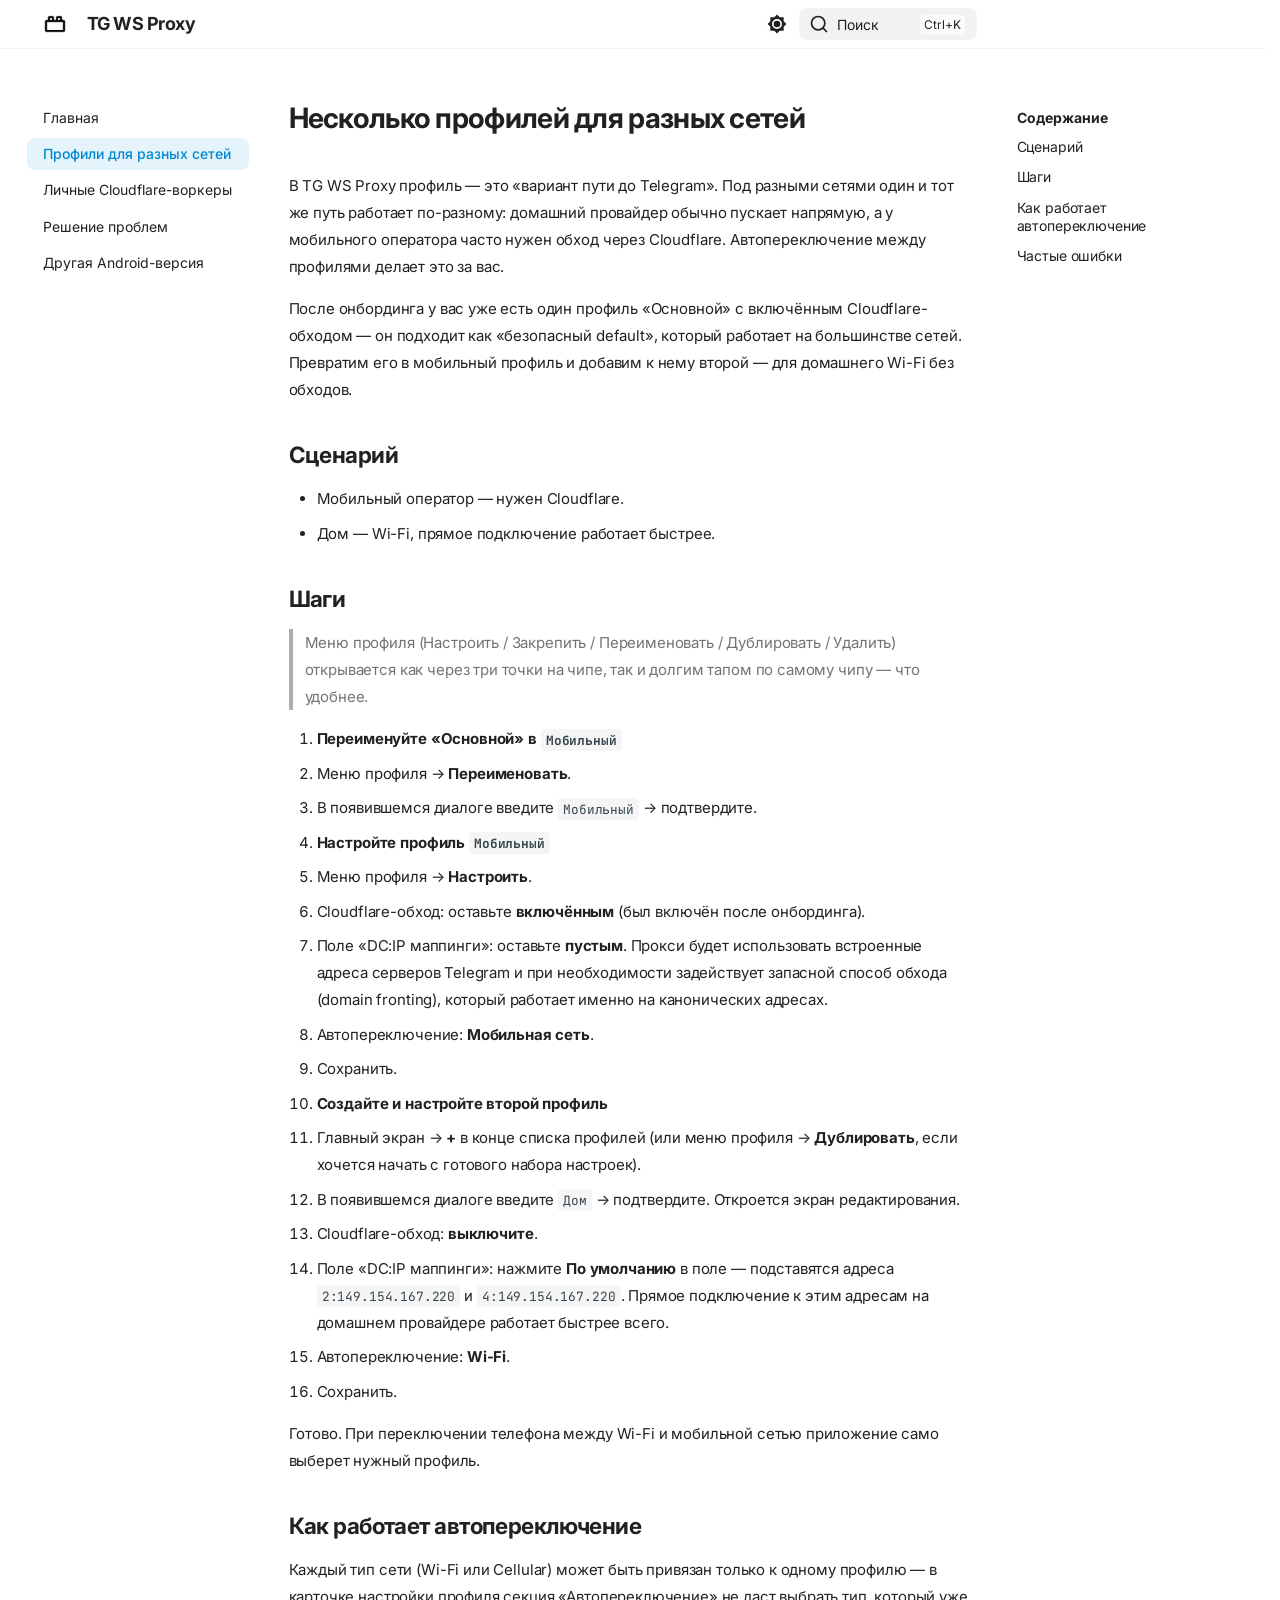
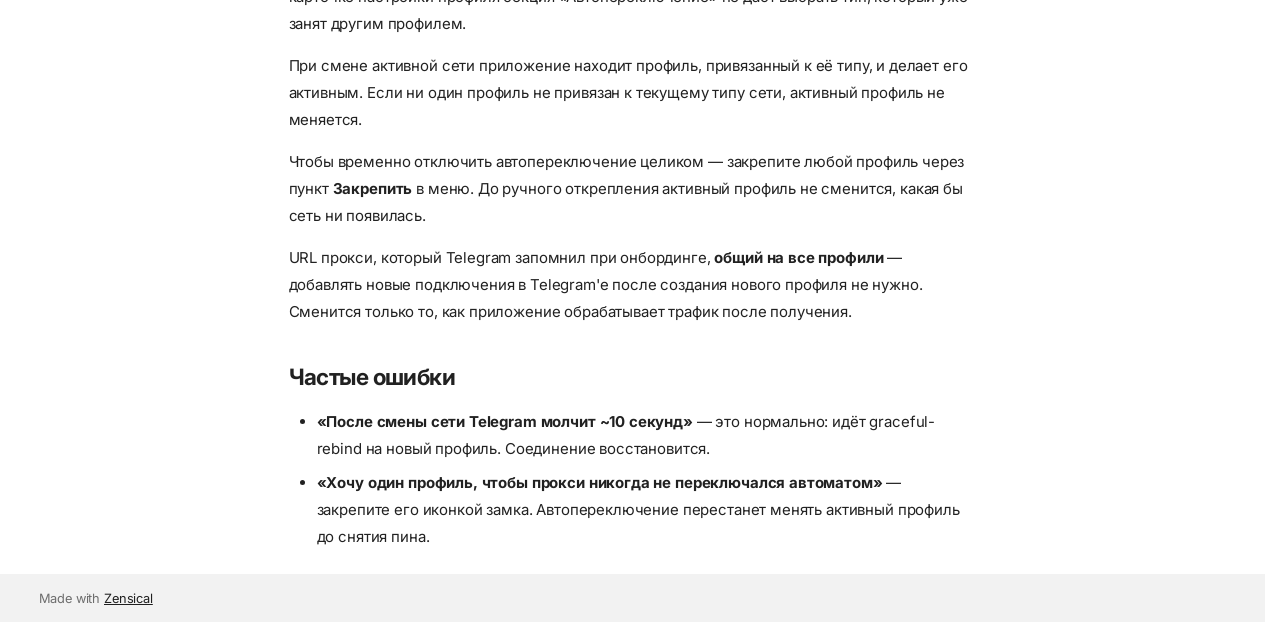
<file: PROFILES/index.html>
<!doctype html>
<html lang="ru" class="no-js">
  <head>
    
      <meta charset="utf-8">
      <meta name="viewport" content="width=device-width,initial-scale=1">
      
        <meta name="description" content="Локальный MTProto-прокси для Telegram на Android">
      
      
      
        <link rel="canonical" href="https://victorlapin.github.io/tg-proxy-releases/PROFILES/">
      
      
      
      
        <link rel="prev" href="./..">
      
      
        <link rel="next" href="../CF-WORKERS/">
      
      
        
      
      
      <link rel="icon" href="../assets/icon.png">
      <meta name="generator" content="zensical-0.1.3">
    
    
      
        <title>Профили для разных сетей - TG WS Proxy</title>
      
    
    
      
        
      
      <link rel="stylesheet" href="../assets/stylesheets/modern/main.e2cf241e.min.css">
      
        
          
        
        <link rel="stylesheet" href="../assets/stylesheets/modern/palette.b60ce83d.min.css">
      
      
      


    
    
      
    
    
      
        
        
        <link rel="preconnect" href="https://fonts.gstatic.com" crossorigin>
        <link rel="stylesheet" href="https://fonts.googleapis.com/css?family=Inter:300,300i,400,400i,500,500i,700,700i%7CJetBrains+Mono:400,400i,700,700i&amp;display=fallback">
        <style>:root{--md-text-font:"Inter";--md-code-font:"JetBrains Mono"}</style>
      
    
    
      <link rel="stylesheet" href="../stylesheets/brand.css">
    
    <script>__md_scope=new URL("..",location),__md_scope.pathname.endsWith("/")||(__md_scope=new URL(__md_scope.pathname+"/",location)),__md_hash=e=>[...e].reduce(((e,t)=>(e<<5)-e+t.charCodeAt(0)),0),__md_get=(e,t=localStorage,_=__md_scope)=>JSON.parse(t.getItem(_.pathname+"."+e)),__md_set=(e,t,_=localStorage,a=__md_scope)=>{try{_.setItem(a.pathname+"."+e,JSON.stringify(t))}catch(e){}},document.documentElement.setAttribute("data-platform",navigator.platform)</script>
    
      

    
    
  </head>
  
  
    
    
      
    
    
    
    
    <body dir="ltr" data-md-color-scheme="default" data-md-color-primary="custom" data-md-color-accent="custom">
  
    
    <input class="md-toggle" data-md-toggle="drawer" type="checkbox" id="__drawer" autocomplete="off">
    <input class="md-toggle" data-md-toggle="search" type="checkbox" id="__search" autocomplete="off">
    <label class="md-overlay" for="__drawer" aria-hidden="true"></label>
    <div data-md-component="skip">
      <a href="#__skip" class="md-skip">
        Перейти к содержанию
      </a>
    </div>
    <div data-md-component="announce">
      
    </div>
    
    
      

  

<header class="md-header md-header--shadow" data-md-component="header">
  <nav class="md-header__inner md-grid" aria-label="Верхний колонтитул">
    <a href="./.." title="TG WS Proxy" class="md-header__button md-logo" aria-label="TG WS Proxy" data-md-component="logo">
      
  <img src="../assets/logo.png" alt="TG WS Proxy">

    </a>
    <label class="md-header__button md-icon" for="__drawer">
      
      <svg xmlns="http://www.w3.org/2000/svg" fill="none" stroke="currentColor" stroke-linecap="round" stroke-linejoin="round" stroke-width="2" class="lucide lucide-menu" viewBox="0 0 24 24"><path d="M4 5h16M4 12h16M4 19h16"/></svg>
      <span class="md-visually-hidden">Навигация</span>
    </label>
    <div class="md-header__title" data-md-component="header-title">
      <div class="md-header__ellipsis">
        <div class="md-header__topic">
          <span class="md-ellipsis">
            TG WS Proxy
          </span>
        </div>
        <div class="md-header__topic" data-md-component="header-topic">
          <span class="md-ellipsis">
            
              Профили для разных сетей
            
          </span>
        </div>
      </div>
    </div>
    
      
        <form class="md-header__option" data-md-component="palette">
  
    
    
    
    <input class="md-option" data-md-color-media="none" data-md-color-scheme="default" data-md-color-primary="custom" data-md-color-accent="custom"  aria-label="Переключить на тёмную тему"  type="radio" name="__palette" id="__palette_0">
    
      <label class="md-header__button md-icon" title="Переключить на тёмную тему" for="__palette_1" hidden>
        <svg xmlns="http://www.w3.org/2000/svg" viewBox="0 0 24 24"><path d="M12 8a4 4 0 0 0-4 4 4 4 0 0 0 4 4 4 4 0 0 0 4-4 4 4 0 0 0-4-4m0 10a6 6 0 0 1-6-6 6 6 0 0 1 6-6 6 6 0 0 1 6 6 6 6 0 0 1-6 6m8-9.31V4h-4.69L12 .69 8.69 4H4v4.69L.69 12 4 15.31V20h4.69L12 23.31 15.31 20H20v-4.69L23.31 12z"/></svg>
      </label>
    
  
    
    
    
    <input class="md-option" data-md-color-media="none" data-md-color-scheme="slate" data-md-color-primary="custom" data-md-color-accent="custom"  aria-label="Переключить на светлую тему"  type="radio" name="__palette" id="__palette_1">
    
      <label class="md-header__button md-icon" title="Переключить на светлую тему" for="__palette_0" hidden>
        <svg xmlns="http://www.w3.org/2000/svg" viewBox="0 0 24 24"><path d="M12 18c-.89 0-1.74-.2-2.5-.55C11.56 16.5 13 14.42 13 12s-1.44-4.5-3.5-5.45C10.26 6.2 11.11 6 12 6a6 6 0 0 1 6 6 6 6 0 0 1-6 6m8-9.31V4h-4.69L12 .69 8.69 4H4v4.69L.69 12 4 15.31V20h4.69L12 23.31 15.31 20H20v-4.69L23.31 12z"/></svg>
      </label>
    
  
</form>
      
    
    
      <script>var palette=__md_get("__palette");if(palette&&palette.color){if("(prefers-color-scheme)"===palette.color.media){var media=matchMedia("(prefers-color-scheme: light)"),input=document.querySelector(media.matches?"[data-md-color-media='(prefers-color-scheme: light)']":"[data-md-color-media='(prefers-color-scheme: dark)']");palette.color.media=input.getAttribute("data-md-color-media"),palette.color.scheme=input.getAttribute("data-md-color-scheme"),palette.color.primary=input.getAttribute("data-md-color-primary"),palette.color.accent=input.getAttribute("data-md-color-accent")}for(var[key,value]of Object.entries(palette.color))document.body.setAttribute("data-md-color-"+key,value)}</script>
    
    
    
      
      
        <label class="md-header__button md-icon" for="__search">
          
          <svg xmlns="http://www.w3.org/2000/svg" fill="none" stroke="currentColor" stroke-linecap="round" stroke-linejoin="round" stroke-width="2" class="lucide lucide-search" viewBox="0 0 24 24"><path d="m21 21-4.34-4.34"/><circle cx="11" cy="11" r="8"/></svg>
          <span class="md-visually-hidden">Поиск</span>
        </label>
        <div class="md-search" data-md-component="search" role="dialog" aria-label="Поиск">
  <button type="button" class="md-search__button">
    Поиск
  </button>
</div>
      
    
    <div class="md-header__source">
      
    </div>
  </nav>
  
</header>
    
    <div class="md-container" data-md-component="container">
      
      
        
          
        
      
      <main class="md-main" data-md-component="main">
        <div class="md-main__inner md-grid">
          
            
              
              <div class="md-sidebar md-sidebar--primary" data-md-component="sidebar" data-md-type="navigation" >
                <div class="md-sidebar__scrollwrap">
                  <div class="md-sidebar__inner">
                    



<nav class="md-nav md-nav--primary" aria-label="Навигация" data-md-level="0">
  <label class="md-nav__title" for="__drawer">
    <a href="./.." title="TG WS Proxy" class="md-nav__button md-logo" aria-label="TG WS Proxy" data-md-component="logo">
      
  <img src="../assets/logo.png" alt="TG WS Proxy">

    </a>
    TG WS Proxy
  </label>
  
  <ul class="md-nav__list" data-md-scrollfix>
    
      
      
  
  
  
  
    <li class="md-nav__item">
      <a href="./.." class="md-nav__link">
        
  
  
  <span class="md-ellipsis">
    
  
  Главная

    
  </span>
  
  

      </a>
    </li>
  

    
      
      
  
  
    
  
  
  
    <li class="md-nav__item md-nav__item--active">
      
      
      
      
        
      
      
        <label class="md-nav__link md-nav__link--active" for="__toc">
          
  
  
  <span class="md-ellipsis">
    
  
  Профили для разных сетей

    
  </span>
  
  

          <span class="md-nav__icon md-icon"></span>
        </label>
      
      <a href="././" class="md-nav__link md-nav__link--active">
        
  
  
  <span class="md-ellipsis">
    
  
  Профили для разных сетей

    
  </span>
  
  

      </a>
      
        


<nav class="md-nav md-nav--secondary" aria-label="Содержание">
  
  
  
    
  
  
    <label class="md-nav__title" for="__toc">
      <span class="md-nav__icon md-icon"></span>
      Содержание
    </label>
    <ul class="md-nav__list" data-md-component="toc" data-md-scrollfix>
      
        <li class="md-nav__item">
  <a href="#_2" class="md-nav__link">
    <span class="md-ellipsis">
      <span class="md-typeset">
        Сценарий
      </span>
    </span>
  </a>
  
</li>
      
        <li class="md-nav__item">
  <a href="#_3" class="md-nav__link">
    <span class="md-ellipsis">
      <span class="md-typeset">
        Шаги
      </span>
    </span>
  </a>
  
</li>
      
        <li class="md-nav__item">
  <a href="#_4" class="md-nav__link">
    <span class="md-ellipsis">
      <span class="md-typeset">
        Как работает автопереключение
      </span>
    </span>
  </a>
  
</li>
      
        <li class="md-nav__item">
  <a href="#_5" class="md-nav__link">
    <span class="md-ellipsis">
      <span class="md-typeset">
        Частые ошибки
      </span>
    </span>
  </a>
  
</li>
      
    </ul>
  
</nav>
      
    </li>
  

    
      
      
  
  
  
  
    <li class="md-nav__item">
      <a href="../CF-WORKERS/" class="md-nav__link">
        
  
  
  <span class="md-ellipsis">
    
  
  Личные Cloudflare-воркеры

    
  </span>
  
  

      </a>
    </li>
  

    
      
      
  
  
  
  
    <li class="md-nav__item">
      <a href="../TROUBLESHOOTING/" class="md-nav__link">
        
  
  
  <span class="md-ellipsis">
    
  
  Решение проблем

    
  </span>
  
  

      </a>
    </li>
  

    
      
      
  
  
  
  
    <li class="md-nav__item">
      <a href="../ALTERNATIVES/" class="md-nav__link">
        
  
  
  <span class="md-ellipsis">
    
  
  Другая Android-версия

    
  </span>
  
  

      </a>
    </li>
  

    
  </ul>
</nav>
                  </div>
                </div>
              </div>
            
            
              
              <div class="md-sidebar md-sidebar--secondary" data-md-component="sidebar" data-md-type="toc" >
                <div class="md-sidebar__scrollwrap">
                  
                    
                    
                    
                      
                    
                    
                      <input class="md-nav__toggle md-toggle" type="checkbox" id="__toc">
                      <div class="md-sidebar-button__wrapper">
                        <label class="md-sidebar-button" for="__toc"></label>
                      </div>
                    
                  
                  <div class="md-sidebar__inner">
                    


<nav class="md-nav md-nav--secondary" aria-label="Содержание">
  
  
  
    
  
  
    <label class="md-nav__title" for="__toc">
      <span class="md-nav__icon md-icon"></span>
      Содержание
    </label>
    <ul class="md-nav__list" data-md-component="toc" data-md-scrollfix>
      
        <li class="md-nav__item">
  <a href="#_2" class="md-nav__link">
    <span class="md-ellipsis">
      <span class="md-typeset">
        Сценарий
      </span>
    </span>
  </a>
  
</li>
      
        <li class="md-nav__item">
  <a href="#_3" class="md-nav__link">
    <span class="md-ellipsis">
      <span class="md-typeset">
        Шаги
      </span>
    </span>
  </a>
  
</li>
      
        <li class="md-nav__item">
  <a href="#_4" class="md-nav__link">
    <span class="md-ellipsis">
      <span class="md-typeset">
        Как работает автопереключение
      </span>
    </span>
  </a>
  
</li>
      
        <li class="md-nav__item">
  <a href="#_5" class="md-nav__link">
    <span class="md-ellipsis">
      <span class="md-typeset">
        Частые ошибки
      </span>
    </span>
  </a>
  
</li>
      
    </ul>
  
</nav>
                  </div>
                </div>
              </div>
            
          
          
            <div class="md-content" data-md-component="content">
              
              <article class="md-content__inner md-typeset">
                <a id="__skip" tabindex="-1"></a>
                
                  


<h1 id="_1">Несколько профилей для разных сетей</h1>
<p>В TG WS Proxy профиль — это «вариант пути до Telegram». Под разными
сетями один и тот же путь работает по-разному: домашний провайдер
обычно пускает напрямую, а у мобильного оператора часто нужен обход
через Cloudflare. Автопереключение между профилями делает это за вас.</p>
<p>После онбординга у вас уже есть один профиль «Основной» с
включённым Cloudflare-обходом — он подходит как «безопасный default»,
который работает на большинстве сетей. Превратим его в мобильный
профиль и добавим к нему второй — для домашнего Wi-Fi без обходов.</p>
<p><a id="scenario"></a></p>
<h2 id="_2">Сценарий</h2>
<ul>
<li>Мобильный оператор — нужен Cloudflare.</li>
<li>Дом — Wi-Fi, прямое подключение работает быстрее.</li>
</ul>
<p><a id="steps"></a></p>
<h2 id="_3">Шаги</h2>
<blockquote>
<p>Меню профиля (Настроить / Закрепить / Переименовать / Дублировать /
Удалить) открывается как через три точки на чипе, так и долгим
тапом по самому чипу — что удобнее.</p>
</blockquote>
<ol>
<li><strong>Переименуйте «Основной» в <code>Мобильный</code></strong></li>
<li>Меню профиля → <strong>Переименовать</strong>.</li>
<li>
<p>В появившемся диалоге введите <code>Мобильный</code> → подтвердите.</p>
</li>
<li>
<p><strong>Настройте профиль <code>Мобильный</code></strong></p>
</li>
<li>Меню профиля → <strong>Настроить</strong>.</li>
<li>Cloudflare-обход: оставьте <strong>включённым</strong> (был включён после
     онбординга).</li>
<li>Поле «DC:IP маппинги»: оставьте <strong>пустым</strong>. Прокси будет
     использовать встроенные адреса серверов Telegram и при
     необходимости задействует запасной способ обхода (domain
     fronting), который работает именно на канонических адресах.</li>
<li>Автопереключение: <strong>Мобильная сеть</strong>.</li>
<li>
<p>Сохранить.</p>
</li>
<li>
<p><strong>Создайте и настройте второй профиль</strong></p>
</li>
<li>Главный экран → <strong>+</strong> в конце списка профилей (или меню профиля
     → <strong>Дублировать</strong>, если хочется начать с готового набора
     настроек).</li>
<li>В появившемся диалоге введите <code>Дом</code> → подтвердите. Откроется
     экран редактирования.</li>
<li>Cloudflare-обход: <strong>выключите</strong>.</li>
<li>Поле «DC:IP маппинги»: нажмите <strong>По умолчанию</strong> в поле —
     подставятся адреса <code>2:149.154.167.220</code> и <code>4:149.154.167.220</code>.
     Прямое подключение к этим адресам на домашнем провайдере
     работает быстрее всего.</li>
<li>Автопереключение: <strong>Wi-Fi</strong>.</li>
<li>Сохранить.</li>
</ol>
<p>Готово. При переключении телефона между Wi-Fi и мобильной сетью
приложение само выберет нужный профиль.</p>
<p><a id="autoswitch"></a></p>
<h2 id="_4">Как работает автопереключение</h2>
<p>Каждый тип сети (Wi-Fi или Cellular) может быть привязан только к
одному профилю — в карточке настройки профиля секция «Автопереключение»
не даст выбрать тип, который уже занят другим профилем.</p>
<p>При смене активной сети приложение находит профиль, привязанный к
её типу, и делает его активным. Если ни один профиль не привязан
к текущему типу сети, активный профиль не меняется.</p>
<p>Чтобы временно отключить автопереключение целиком — закрепите
любой профиль через пункт <strong>Закрепить</strong> в меню. До ручного открепления
активный профиль не сменится, какая бы сеть ни появилась.</p>
<p>URL прокси, который Telegram запомнил при онбординге, <strong>общий на
все профили</strong> — добавлять новые подключения в Telegram'е после
создания нового профиля не нужно. Сменится только то, как
приложение обрабатывает трафик после получения.</p>
<p><a id="common-mistakes"></a></p>
<h2 id="_5">Частые ошибки</h2>
<ul>
<li><strong>«После смены сети Telegram молчит ~10 секунд»</strong> — это нормально:
  идёт graceful-rebind на новый профиль. Соединение восстановится.</li>
<li><strong>«Хочу один профиль, чтобы прокси никогда не переключался
  автоматом»</strong> — закрепите его иконкой замка. Автопереключение
  перестанет менять активный профиль до снятия пина.</li>
</ul>














                
              </article>
            </div>
          
          
<script>var target=document.getElementById(location.hash.slice(1));target&&target.name&&(target.checked=target.name.startsWith("__tabbed_"))</script>
        </div>
        
          <button type="button" class="md-top md-icon" data-md-component="top" hidden>
  
  <svg xmlns="http://www.w3.org/2000/svg" fill="none" stroke="currentColor" stroke-linecap="round" stroke-linejoin="round" stroke-width="2" class="lucide lucide-circle-arrow-up" viewBox="0 0 24 24"><circle cx="12" cy="12" r="10"/><path d="m16 12-4-4-4 4M12 16V8"/></svg>
  К началу
</button>
        
      </main>
      
        <footer class="md-footer">
  
  <div class="md-footer-meta md-typeset">
    <div class="md-footer-meta__inner md-grid">
      <div class="md-copyright">
  
  
    Made with
    <a href="https://zensical.org/" target="_blank" rel="noopener">
      Zensical
    </a>
  
</div>
      
    </div>
  </div>
</footer>
      
    </div>
    <div class="md-dialog" data-md-component="dialog" role="status" aria-atomic="true">
      <div class="md-dialog__inner md-typeset"></div>
    </div>
    
    
    
      
      
      
      
        
        
      <script id="__config" type="application/json">{"annotate":null,"base":"..","features":["navigation.sections","navigation.top"],"redirect":null,"search":"../assets/javascripts/workers/search.719e0d91.min.js","tags":null,"translations":{"clipboard.copied":"Скопировано в буфер","clipboard.copy":"Копировать в буфер","clipboard.error":"Could not copy to clipboard","search.result.more.one":"Ещё 1 на этой странице","search.result.more.other":"Ещё # на этой странице","search.result.none":"Совпадений не найдено","search.result.one":"Найдено 1 совпадение","search.result.other":"Найдено совпадений: #","search.result.placeholder":"Начните печатать для поиска","search.result.term.missing":"Отсутствует","select.version":"Выберите версию"},"version":null}</script>
    
    
      <script src="../assets/javascripts/bundle.9e76c64c.min.js"></script>
      
      
        <script src="../javascripts/download.js"></script>
      
    
  </body>
</html>
</file>
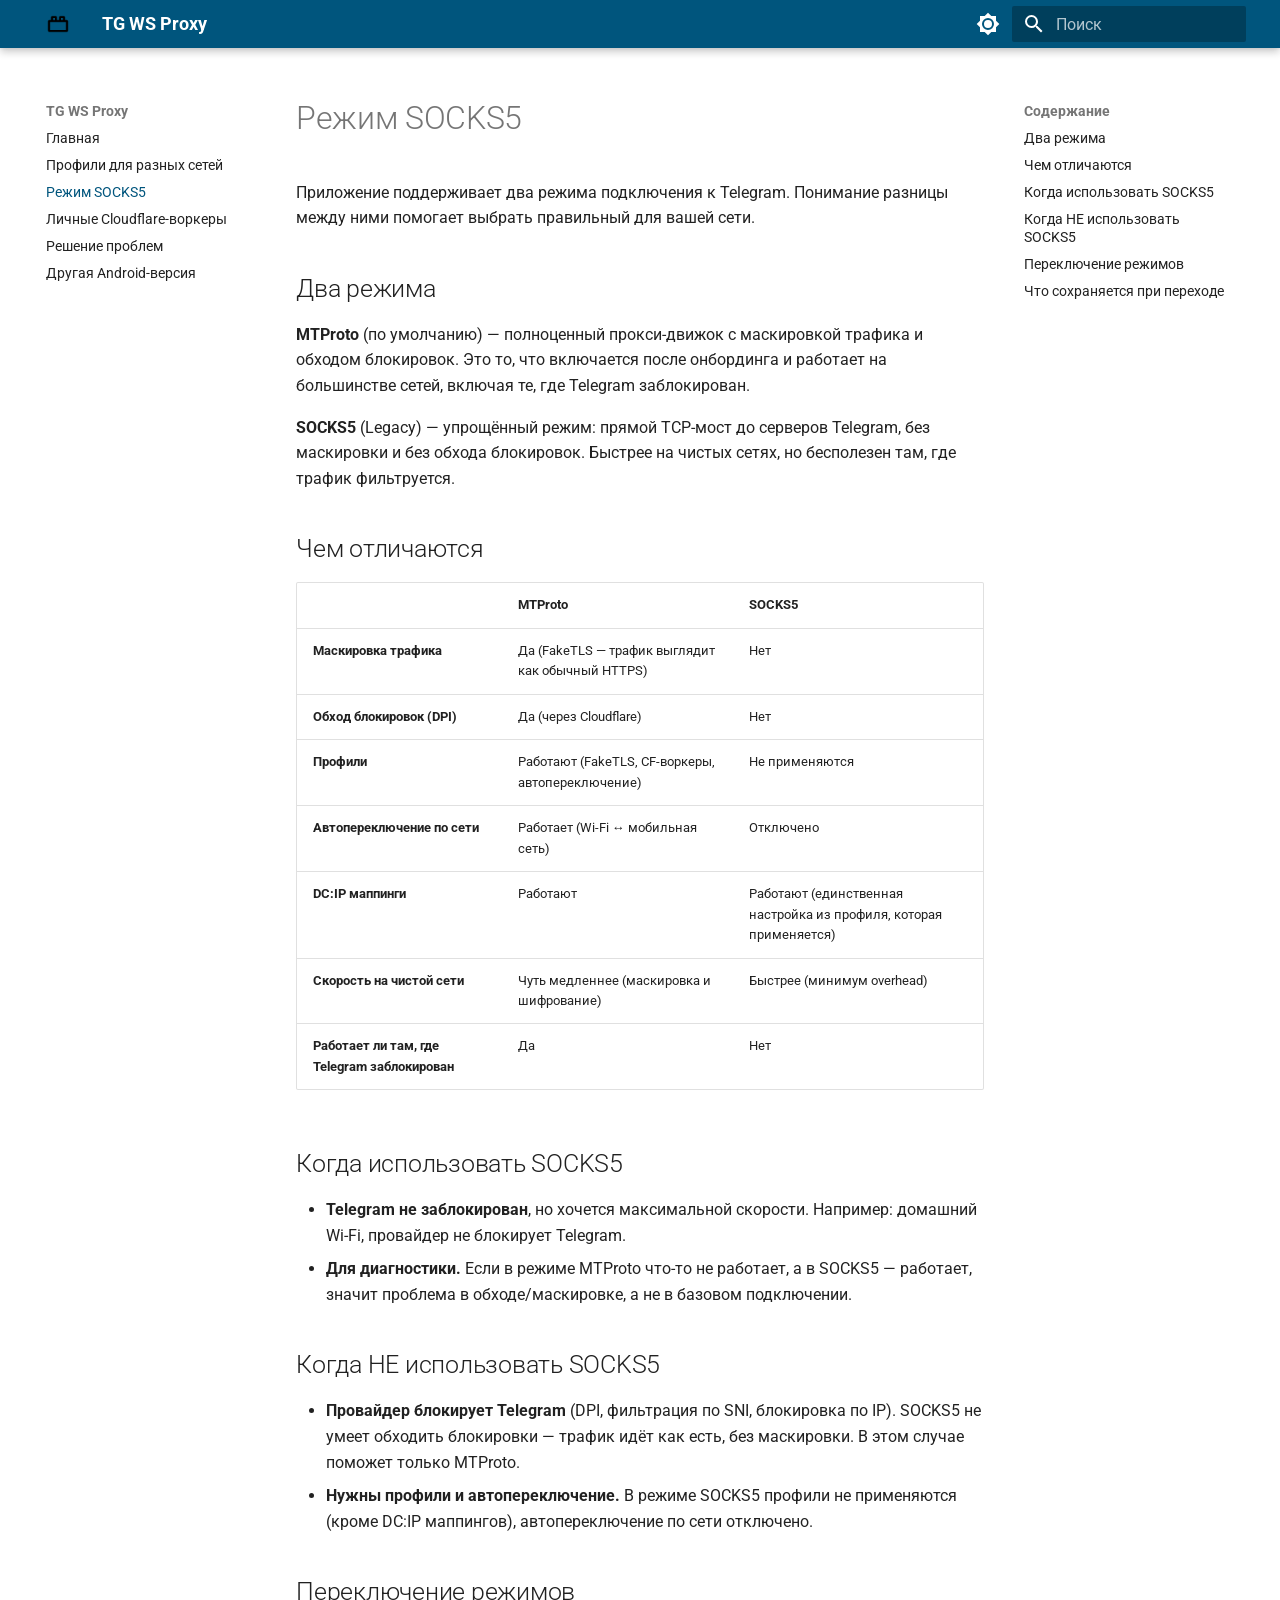
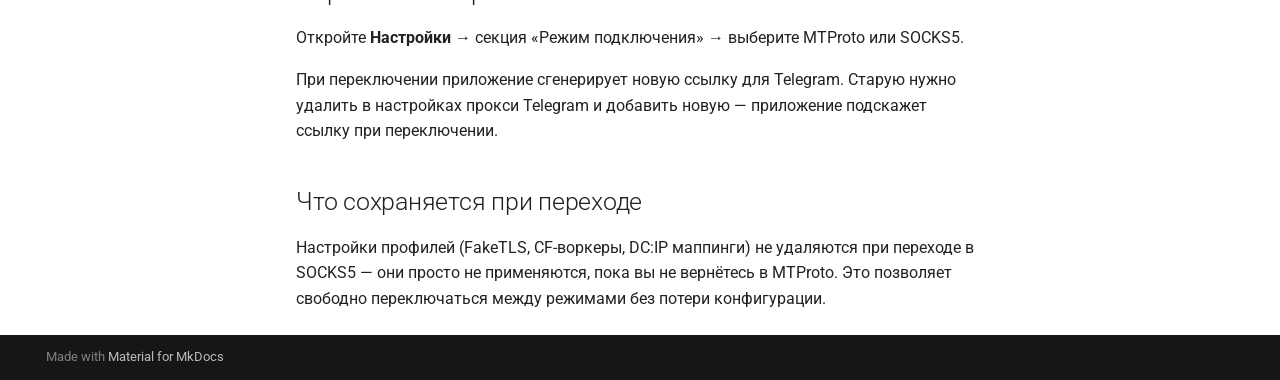
<file: SOCKS5/index.html>
<!doctype html>
<html lang="ru" class="no-js">
  <head>
    
      <meta charset="utf-8">
      <meta name="viewport" content="width=device-width,initial-scale=1">
      
        <meta name="description" content="Локальный MTProto-прокси для Telegram на Android">
      
      
      
        <link rel="canonical" href="https://victorlapin.github.io/tg-proxy-releases/SOCKS5/">
      
      
        <link rel="prev" href="../PROFILES/">
      
      
        <link rel="next" href="../CF-WORKERS/">
      
      
        
      
      
      <link rel="icon" href="../assets/icon.png">
      <meta name="generator" content="mkdocs-1.6.1, mkdocs-material-9.7.7">
    
    
      
        <title>Режим SOCKS5 - TG WS Proxy</title>
      
    
    
      <link rel="stylesheet" href="../assets/stylesheets/main.ec1eaa64.min.css">
      
        
        <link rel="stylesheet" href="../assets/stylesheets/palette.ab4e12ef.min.css">
      
      


    
    
      
    
    
      
        
        
        <link rel="preconnect" href="https://fonts.gstatic.com" crossorigin>
        <link rel="stylesheet" href="https://fonts.googleapis.com/css?family=Roboto:300,300i,400,400i,700,700i%7CRoboto+Mono:400,400i,700,700i&display=fallback">
        <style>:root{--md-text-font:"Roboto";--md-code-font:"Roboto Mono"}</style>
      
    
    
      <link rel="stylesheet" href="../stylesheets/brand.css">
    
    <script>__md_scope=new URL("..",location),__md_hash=e=>[...e].reduce(((e,_)=>(e<<5)-e+_.charCodeAt(0)),0),__md_get=(e,_=localStorage,t=__md_scope)=>JSON.parse(_.getItem(t.pathname+"."+e)),__md_set=(e,_,t=localStorage,a=__md_scope)=>{try{t.setItem(a.pathname+"."+e,JSON.stringify(_))}catch(e){}}</script>
    
      

    
    
  </head>
  
  
    
    
      
    
    
    
    
    <body dir="ltr" data-md-color-scheme="default" data-md-color-primary="custom" data-md-color-accent="custom">
  
    
    <input class="md-toggle" data-md-toggle="drawer" type="checkbox" id="__drawer" autocomplete="off">
    <input class="md-toggle" data-md-toggle="search" type="checkbox" id="__search" autocomplete="off">
    <label class="md-overlay" for="__drawer"></label>
    <div data-md-component="skip">
      
        
        <a href="#socks5" class="md-skip">
          Перейти к содержанию
        </a>
      
    </div>
    <div data-md-component="announce">
      
    </div>
    
    
      

  

<header class="md-header md-header--shadow" data-md-component="header">
  <nav class="md-header__inner md-grid" aria-label="Верхний колонтитул">
    <a href=".." title="TG WS Proxy" class="md-header__button md-logo" aria-label="TG WS Proxy" data-md-component="logo">
      
  <img src="../assets/logo.png" alt="logo">

    </a>
    <label class="md-header__button md-icon" for="__drawer">
      
      <svg xmlns="http://www.w3.org/2000/svg" viewBox="0 0 24 24"><path d="M3 6h18v2H3zm0 5h18v2H3zm0 5h18v2H3z"/></svg>
    </label>
    <div class="md-header__title" data-md-component="header-title">
      <div class="md-header__ellipsis">
        <div class="md-header__topic">
          <span class="md-ellipsis">
            TG WS Proxy
          </span>
        </div>
        <div class="md-header__topic" data-md-component="header-topic">
          <span class="md-ellipsis">
            
              Режим SOCKS5
            
          </span>
        </div>
      </div>
    </div>
    
      
        <form class="md-header__option" data-md-component="palette">
  
    
    
    
    <input class="md-option" data-md-color-media="" data-md-color-scheme="default" data-md-color-primary="custom" data-md-color-accent="custom"  aria-label="Переключить на тёмную тему"  type="radio" name="__palette" id="__palette_0">
    
      <label class="md-header__button md-icon" title="Переключить на тёмную тему" for="__palette_1" hidden>
        <svg xmlns="http://www.w3.org/2000/svg" viewBox="0 0 24 24"><path d="M12 8a4 4 0 0 0-4 4 4 4 0 0 0 4 4 4 4 0 0 0 4-4 4 4 0 0 0-4-4m0 10a6 6 0 0 1-6-6 6 6 0 0 1 6-6 6 6 0 0 1 6 6 6 6 0 0 1-6 6m8-9.31V4h-4.69L12 .69 8.69 4H4v4.69L.69 12 4 15.31V20h4.69L12 23.31 15.31 20H20v-4.69L23.31 12z"/></svg>
      </label>
    
  
    
    
    
    <input class="md-option" data-md-color-media="" data-md-color-scheme="slate" data-md-color-primary="custom" data-md-color-accent="custom"  aria-label="Переключить на светлую тему"  type="radio" name="__palette" id="__palette_1">
    
      <label class="md-header__button md-icon" title="Переключить на светлую тему" for="__palette_0" hidden>
        <svg xmlns="http://www.w3.org/2000/svg" viewBox="0 0 24 24"><path d="M12 18c-.89 0-1.74-.2-2.5-.55C11.56 16.5 13 14.42 13 12s-1.44-4.5-3.5-5.45C10.26 6.2 11.11 6 12 6a6 6 0 0 1 6 6 6 6 0 0 1-6 6m8-9.31V4h-4.69L12 .69 8.69 4H4v4.69L.69 12 4 15.31V20h4.69L12 23.31 15.31 20H20v-4.69L23.31 12z"/></svg>
      </label>
    
  
</form>
      
    
    
      <script>var palette=__md_get("__palette");if(palette&&palette.color){if("(prefers-color-scheme)"===palette.color.media){var media=matchMedia("(prefers-color-scheme: light)"),input=document.querySelector(media.matches?"[data-md-color-media='(prefers-color-scheme: light)']":"[data-md-color-media='(prefers-color-scheme: dark)']");palette.color.media=input.getAttribute("data-md-color-media"),palette.color.scheme=input.getAttribute("data-md-color-scheme"),palette.color.primary=input.getAttribute("data-md-color-primary"),palette.color.accent=input.getAttribute("data-md-color-accent")}for(var[key,value]of Object.entries(palette.color))document.body.setAttribute("data-md-color-"+key,value)}</script>
    
    
    
      
      
        <label class="md-header__button md-icon" for="__search">
          
          <svg xmlns="http://www.w3.org/2000/svg" viewBox="0 0 24 24"><path d="M9.5 3A6.5 6.5 0 0 1 16 9.5c0 1.61-.59 3.09-1.56 4.23l.27.27h.79l5 5-1.5 1.5-5-5v-.79l-.27-.27A6.52 6.52 0 0 1 9.5 16 6.5 6.5 0 0 1 3 9.5 6.5 6.5 0 0 1 9.5 3m0 2C7 5 5 7 5 9.5S7 14 9.5 14 14 12 14 9.5 12 5 9.5 5"/></svg>
        </label>
        <div class="md-search" data-md-component="search" role="dialog">
  <label class="md-search__overlay" for="__search"></label>
  <div class="md-search__inner" role="search">
    <form class="md-search__form" name="search">
      <input type="text" class="md-search__input" name="query" aria-label="Поиск" placeholder="Поиск" autocapitalize="off" autocorrect="off" autocomplete="off" spellcheck="false" data-md-component="search-query" required>
      <label class="md-search__icon md-icon" for="__search">
        
        <svg xmlns="http://www.w3.org/2000/svg" viewBox="0 0 24 24"><path d="M9.5 3A6.5 6.5 0 0 1 16 9.5c0 1.61-.59 3.09-1.56 4.23l.27.27h.79l5 5-1.5 1.5-5-5v-.79l-.27-.27A6.52 6.52 0 0 1 9.5 16 6.5 6.5 0 0 1 3 9.5 6.5 6.5 0 0 1 9.5 3m0 2C7 5 5 7 5 9.5S7 14 9.5 14 14 12 14 9.5 12 5 9.5 5"/></svg>
        
        <svg xmlns="http://www.w3.org/2000/svg" viewBox="0 0 24 24"><path d="M20 11v2H8l5.5 5.5-1.42 1.42L4.16 12l7.92-7.92L13.5 5.5 8 11z"/></svg>
      </label>
      <nav class="md-search__options" aria-label="Поиск">
        
        <button type="reset" class="md-search__icon md-icon" title="Очистить" aria-label="Очистить" tabindex="-1">
          
          <svg xmlns="http://www.w3.org/2000/svg" viewBox="0 0 24 24"><path d="M19 6.41 17.59 5 12 10.59 6.41 5 5 6.41 10.59 12 5 17.59 6.41 19 12 13.41 17.59 19 19 17.59 13.41 12z"/></svg>
        </button>
      </nav>
      
    </form>
    <div class="md-search__output">
      <div class="md-search__scrollwrap" tabindex="0" data-md-scrollfix>
        <div class="md-search-result" data-md-component="search-result">
          <div class="md-search-result__meta">
            Инициализация поиска
          </div>
          <ol class="md-search-result__list" role="presentation"></ol>
        </div>
      </div>
    </div>
  </div>
</div>
      
    
    
  </nav>
  
</header>
    
    <div class="md-container" data-md-component="container">
      
      
        
          
        
      
      <main class="md-main" data-md-component="main">
        <div class="md-main__inner md-grid">
          
            
              
              <div class="md-sidebar md-sidebar--primary" data-md-component="sidebar" data-md-type="navigation" >
                <div class="md-sidebar__scrollwrap">
                  <div class="md-sidebar__inner">
                    



<nav class="md-nav md-nav--primary" aria-label="Навигация" data-md-level="0">
  <label class="md-nav__title" for="__drawer">
    <a href=".." title="TG WS Proxy" class="md-nav__button md-logo" aria-label="TG WS Proxy" data-md-component="logo">
      
  <img src="../assets/logo.png" alt="logo">

    </a>
    TG WS Proxy
  </label>
  
  <ul class="md-nav__list" data-md-scrollfix>
    
      
      
  
  
  
  
    <li class="md-nav__item">
      <a href=".." class="md-nav__link">
        
  
  
  <span class="md-ellipsis">
    
  
    Главная
  

    
  </span>
  
  

      </a>
    </li>
  

    
      
      
  
  
  
  
    <li class="md-nav__item">
      <a href="../PROFILES/" class="md-nav__link">
        
  
  
  <span class="md-ellipsis">
    
  
    Профили для разных сетей
  

    
  </span>
  
  

      </a>
    </li>
  

    
      
      
  
  
    
  
  
  
    <li class="md-nav__item md-nav__item--active">
      
      <input class="md-nav__toggle md-toggle" type="checkbox" id="__toc">
      
      
        
      
      
        <label class="md-nav__link md-nav__link--active" for="__toc">
          
  
  
  <span class="md-ellipsis">
    
  
    Режим SOCKS5
  

    
  </span>
  
  

          <span class="md-nav__icon md-icon"></span>
        </label>
      
      <a href="./" class="md-nav__link md-nav__link--active">
        
  
  
  <span class="md-ellipsis">
    
  
    Режим SOCKS5
  

    
  </span>
  
  

      </a>
      
        

<nav class="md-nav md-nav--secondary" aria-label="Содержание">
  
  
  
    
  
  
    <label class="md-nav__title" for="__toc">
      <span class="md-nav__icon md-icon"></span>
      Содержание
    </label>
    <ul class="md-nav__list" data-md-component="toc" data-md-scrollfix>
      
        <li class="md-nav__item">
  <a href="#_1" class="md-nav__link">
    <span class="md-ellipsis">
      
        Два режима
      
    </span>
  </a>
  
</li>
      
        <li class="md-nav__item">
  <a href="#_2" class="md-nav__link">
    <span class="md-ellipsis">
      
        Чем отличаются
      
    </span>
  </a>
  
</li>
      
        <li class="md-nav__item">
  <a href="#socks5_1" class="md-nav__link">
    <span class="md-ellipsis">
      
        Когда использовать SOCKS5
      
    </span>
  </a>
  
</li>
      
        <li class="md-nav__item">
  <a href="#socks5_2" class="md-nav__link">
    <span class="md-ellipsis">
      
        Когда НЕ использовать SOCKS5
      
    </span>
  </a>
  
</li>
      
        <li class="md-nav__item">
  <a href="#_3" class="md-nav__link">
    <span class="md-ellipsis">
      
        Переключение режимов
      
    </span>
  </a>
  
</li>
      
        <li class="md-nav__item">
  <a href="#_4" class="md-nav__link">
    <span class="md-ellipsis">
      
        Что сохраняется при переходе
      
    </span>
  </a>
  
</li>
      
    </ul>
  
</nav>
      
    </li>
  

    
      
      
  
  
  
  
    <li class="md-nav__item">
      <a href="../CF-WORKERS/" class="md-nav__link">
        
  
  
  <span class="md-ellipsis">
    
  
    Личные Cloudflare-воркеры
  

    
  </span>
  
  

      </a>
    </li>
  

    
      
      
  
  
  
  
    <li class="md-nav__item">
      <a href="../TROUBLESHOOTING/" class="md-nav__link">
        
  
  
  <span class="md-ellipsis">
    
  
    Решение проблем
  

    
  </span>
  
  

      </a>
    </li>
  

    
      
      
  
  
  
  
    <li class="md-nav__item">
      <a href="../ALTERNATIVES/" class="md-nav__link">
        
  
  
  <span class="md-ellipsis">
    
  
    Другая Android-версия
  

    
  </span>
  
  

      </a>
    </li>
  

    
  </ul>
</nav>
                  </div>
                </div>
              </div>
            
            
              
              <div class="md-sidebar md-sidebar--secondary" data-md-component="sidebar" data-md-type="toc" >
                <div class="md-sidebar__scrollwrap">
                  <div class="md-sidebar__inner">
                    

<nav class="md-nav md-nav--secondary" aria-label="Содержание">
  
  
  
    
  
  
    <label class="md-nav__title" for="__toc">
      <span class="md-nav__icon md-icon"></span>
      Содержание
    </label>
    <ul class="md-nav__list" data-md-component="toc" data-md-scrollfix>
      
        <li class="md-nav__item">
  <a href="#_1" class="md-nav__link">
    <span class="md-ellipsis">
      
        Два режима
      
    </span>
  </a>
  
</li>
      
        <li class="md-nav__item">
  <a href="#_2" class="md-nav__link">
    <span class="md-ellipsis">
      
        Чем отличаются
      
    </span>
  </a>
  
</li>
      
        <li class="md-nav__item">
  <a href="#socks5_1" class="md-nav__link">
    <span class="md-ellipsis">
      
        Когда использовать SOCKS5
      
    </span>
  </a>
  
</li>
      
        <li class="md-nav__item">
  <a href="#socks5_2" class="md-nav__link">
    <span class="md-ellipsis">
      
        Когда НЕ использовать SOCKS5
      
    </span>
  </a>
  
</li>
      
        <li class="md-nav__item">
  <a href="#_3" class="md-nav__link">
    <span class="md-ellipsis">
      
        Переключение режимов
      
    </span>
  </a>
  
</li>
      
        <li class="md-nav__item">
  <a href="#_4" class="md-nav__link">
    <span class="md-ellipsis">
      
        Что сохраняется при переходе
      
    </span>
  </a>
  
</li>
      
    </ul>
  
</nav>
                  </div>
                </div>
              </div>
            
          
          
            <div class="md-content" data-md-component="content">
              
              <article class="md-content__inner md-typeset">
                
                  



<h1 id="socks5">Режим SOCKS5</h1>
<p>Приложение поддерживает два режима подключения к Telegram. Понимание
разницы между ними помогает выбрать правильный для вашей сети.</p>
<h2 id="_1">Два режима</h2>
<p><strong>MTProto</strong> (по умолчанию) — полноценный прокси-движок с маскировкой
трафика и обходом блокировок. Это то, что включается после онбординга и
работает на большинстве сетей, включая те, где Telegram заблокирован.</p>
<p><strong>SOCKS5</strong> (Legacy) — упрощённый режим: прямой TCP-мост до серверов
Telegram, без маскировки и без обхода блокировок. Быстрее на чистых
сетях, но бесполезен там, где трафик фильтруется.</p>
<h2 id="_2">Чем отличаются</h2>
<table>
<thead>
<tr>
<th></th>
<th>MTProto</th>
<th>SOCKS5</th>
</tr>
</thead>
<tbody>
<tr>
<td><strong>Маскировка трафика</strong></td>
<td>Да (FakeTLS — трафик выглядит как обычный HTTPS)</td>
<td>Нет</td>
</tr>
<tr>
<td><strong>Обход блокировок (DPI)</strong></td>
<td>Да (через Cloudflare)</td>
<td>Нет</td>
</tr>
<tr>
<td><strong>Профили</strong></td>
<td>Работают (FakeTLS, CF-воркеры, автопереключение)</td>
<td>Не применяются</td>
</tr>
<tr>
<td><strong>Автопереключение по сети</strong></td>
<td>Работает (Wi-Fi ↔ мобильная сеть)</td>
<td>Отключено</td>
</tr>
<tr>
<td><strong>DC:IP маппинги</strong></td>
<td>Работают</td>
<td>Работают (единственная настройка из профиля, которая применяется)</td>
</tr>
<tr>
<td><strong>Скорость на чистой сети</strong></td>
<td>Чуть медленнее (маскировка и шифрование)</td>
<td>Быстрее (минимум overhead)</td>
</tr>
<tr>
<td><strong>Работает ли там, где Telegram заблокирован</strong></td>
<td>Да</td>
<td>Нет</td>
</tr>
</tbody>
</table>
<h2 id="socks5_1">Когда использовать SOCKS5</h2>
<ul>
<li><strong>Telegram не заблокирован</strong>, но хочется максимальной скорости.
  Например: домашний Wi-Fi, провайдер не блокирует Telegram.</li>
<li><strong>Для диагностики.</strong> Если в режиме MTProto что-то не работает, а в
  SOCKS5 — работает, значит проблема в обходе/маскировке, а не в
  базовом подключении.</li>
</ul>
<p><a id="when-not-to-use"></a></p>
<h2 id="socks5_2">Когда НЕ использовать SOCKS5</h2>
<ul>
<li><strong>Провайдер блокирует Telegram</strong> (DPI, фильтрация по SNI,
  блокировка по IP). SOCKS5 не умеет обходить блокировки — трафик
  идёт как есть, без маскировки. В этом случае поможет только MTProto.</li>
<li><strong>Нужны профили и автопереключение.</strong> В режиме SOCKS5 профили не
  применяются (кроме DC:IP маппингов), автопереключение по сети
  отключено.</li>
</ul>
<h2 id="_3">Переключение режимов</h2>
<p>Откройте <strong>Настройки</strong> → секция «Режим подключения» → выберите MTProto
или SOCKS5.</p>
<p>При переключении приложение сгенерирует новую ссылку для Telegram.
Старую нужно удалить в настройках прокси Telegram и добавить новую —
приложение подскажет ссылку при переключении.</p>
<h2 id="_4">Что сохраняется при переходе</h2>
<p>Настройки профилей (FakeTLS, CF-воркеры, DC:IP маппинги) не удаляются
при переходе в SOCKS5 — они просто не применяются, пока вы не
вернётесь в MTProto. Это позволяет свободно переключаться между
режимами без потери конфигурации.</p>












                
              </article>
            </div>
          
          
<script>var target=document.getElementById(location.hash.slice(1));target&&target.name&&(target.checked=target.name.startsWith("__tabbed_"))</script>
        </div>
        
          <button type="button" class="md-top md-icon" data-md-component="top" hidden>
  
  <svg xmlns="http://www.w3.org/2000/svg" viewBox="0 0 24 24"><path d="M13 20h-2V8l-5.5 5.5-1.42-1.42L12 4.16l7.92 7.92-1.42 1.42L13 8z"/></svg>
  К началу
</button>
        
      </main>
      
        <footer class="md-footer">
  
  <div class="md-footer-meta md-typeset">
    <div class="md-footer-meta__inner md-grid">
      <div class="md-copyright">
  
  
    Made with
    <a href="https://squidfunk.github.io/mkdocs-material/" target="_blank" rel="noopener">
      Material for MkDocs
    </a>
  
</div>
      
    </div>
  </div>
</footer>
      
    </div>
    <div class="md-dialog" data-md-component="dialog">
      <div class="md-dialog__inner md-typeset"></div>
    </div>
    
    
    
      
      
      <script id="__config" type="application/json">{"annotate": null, "base": "..", "features": ["navigation.sections", "navigation.top"], "search": "../assets/javascripts/workers/search.2c215733.min.js", "tags": null, "translations": {"clipboard.copied": "\u0421\u043a\u043e\u043f\u0438\u0440\u043e\u0432\u0430\u043d\u043e \u0432 \u0431\u0443\u0444\u0435\u0440", "clipboard.copy": "\u041a\u043e\u043f\u0438\u0440\u043e\u0432\u0430\u0442\u044c \u0432 \u0431\u0443\u0444\u0435\u0440", "search.result.more.one": "\u0415\u0449\u0451 1 \u043d\u0430 \u044d\u0442\u043e\u0439 \u0441\u0442\u0440\u0430\u043d\u0438\u0446\u0435", "search.result.more.other": "\u0415\u0449\u0451 # \u043d\u0430 \u044d\u0442\u043e\u0439 \u0441\u0442\u0440\u0430\u043d\u0438\u0446\u0435", "search.result.none": "\u0421\u043e\u0432\u043f\u0430\u0434\u0435\u043d\u0438\u0439 \u043d\u0435 \u043d\u0430\u0439\u0434\u0435\u043d\u043e", "search.result.one": "\u041d\u0430\u0439\u0434\u0435\u043d\u043e 1 \u0441\u043e\u0432\u043f\u0430\u0434\u0435\u043d\u0438\u0435", "search.result.other": "\u041d\u0430\u0439\u0434\u0435\u043d\u043e \u0441\u043e\u0432\u043f\u0430\u0434\u0435\u043d\u0438\u0439: #", "search.result.placeholder": "\u041d\u0430\u0447\u043d\u0438\u0442\u0435 \u043f\u0435\u0447\u0430\u0442\u0430\u0442\u044c \u0434\u043b\u044f \u043f\u043e\u0438\u0441\u043a\u0430", "search.result.term.missing": "\u041e\u0442\u0441\u0443\u0442\u0441\u0442\u0432\u0443\u0435\u0442", "select.version": "\u0412\u044b\u0431\u0435\u0440\u0438\u0442\u0435 \u0432\u0435\u0440\u0441\u0438\u044e"}, "version": null}</script>
    
    
      <script src="../assets/javascripts/bundle.d7400e89.min.js"></script>
      
        <script src="../javascripts/download.js"></script>
      
    
  </body>
</html>
</file>
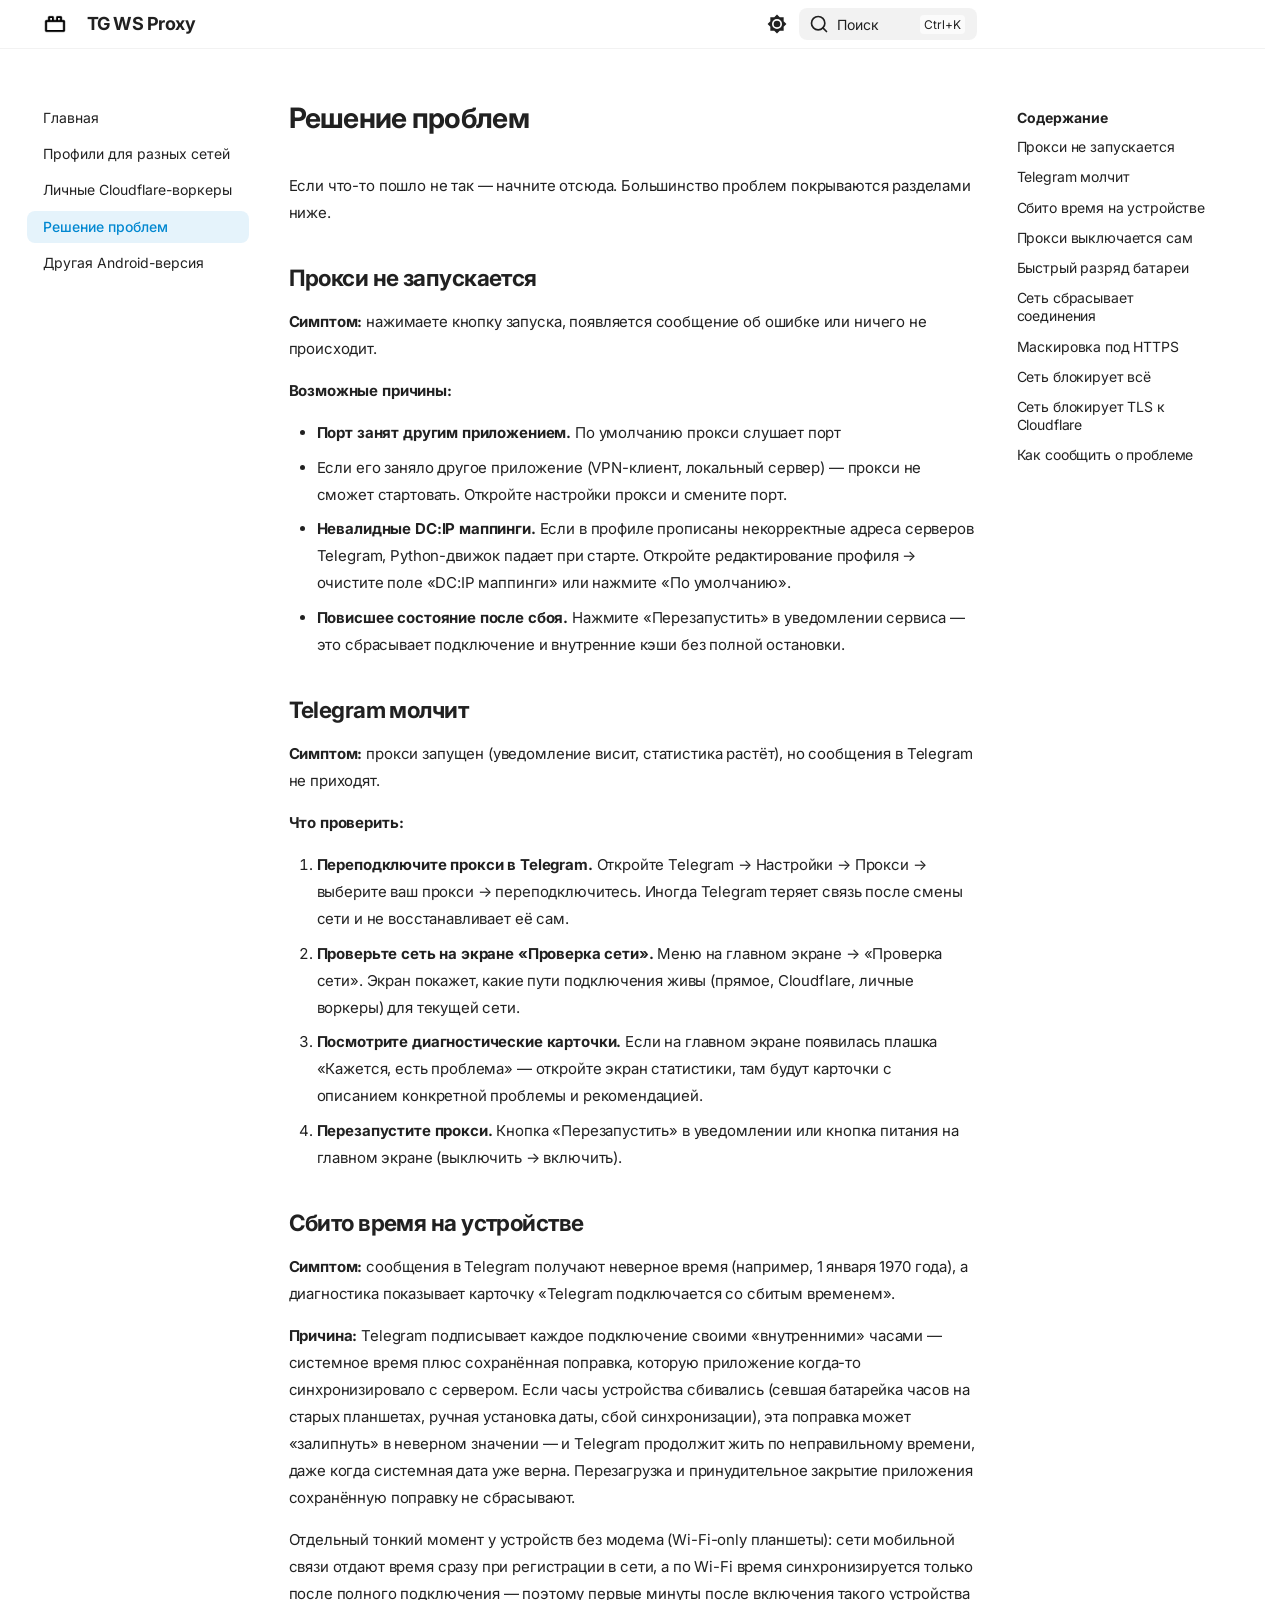
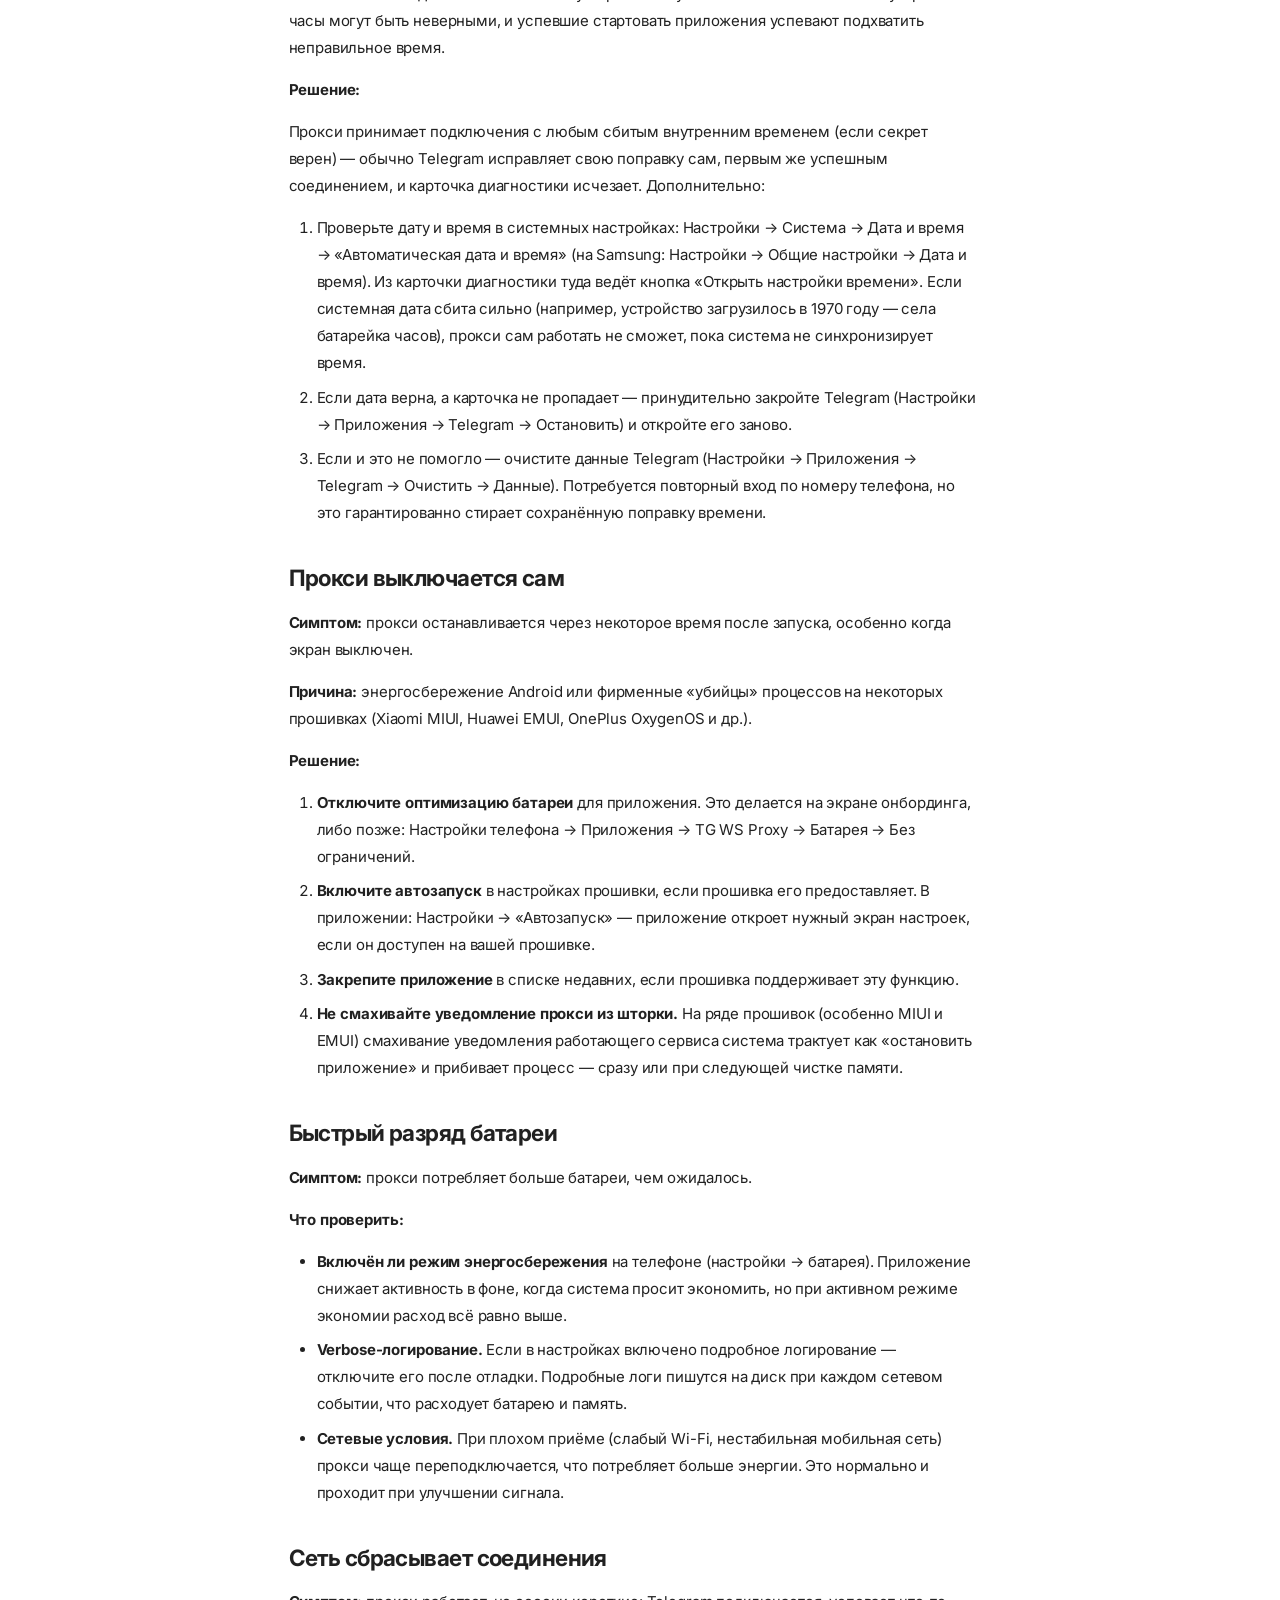
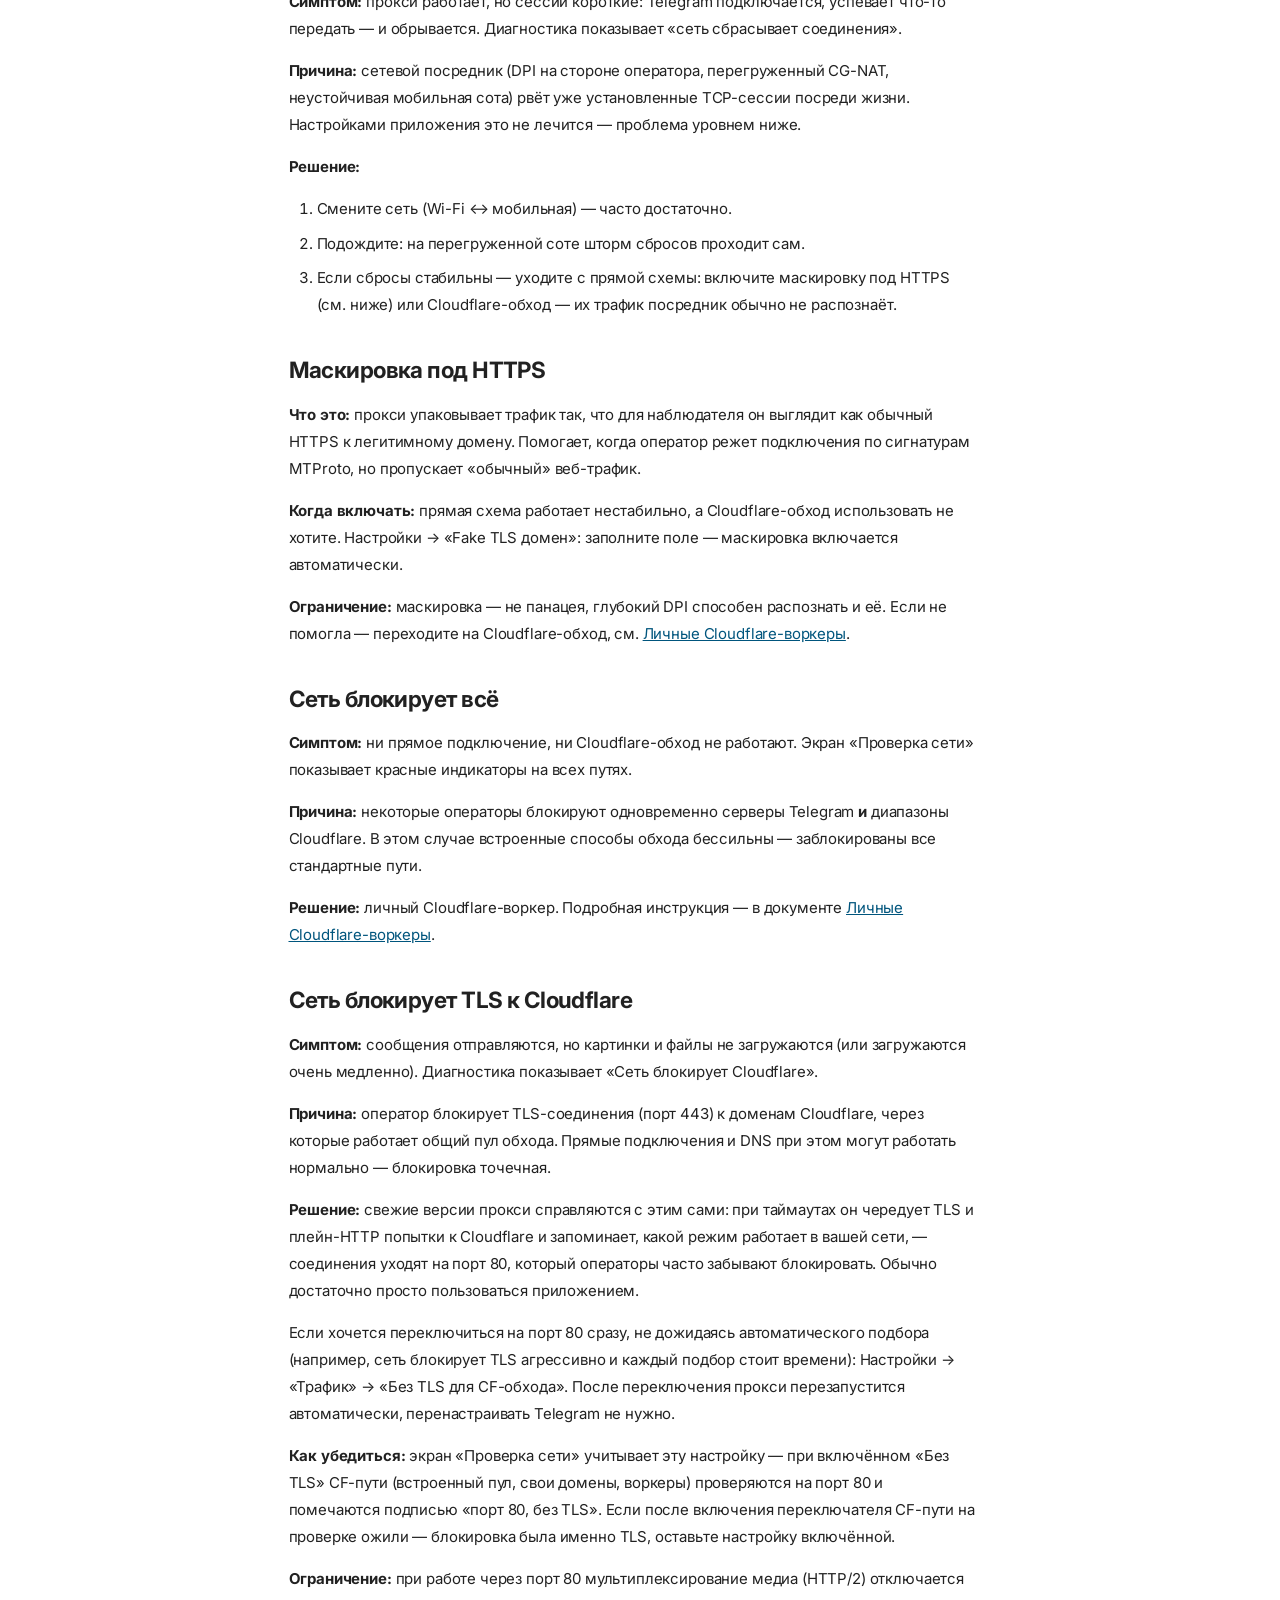
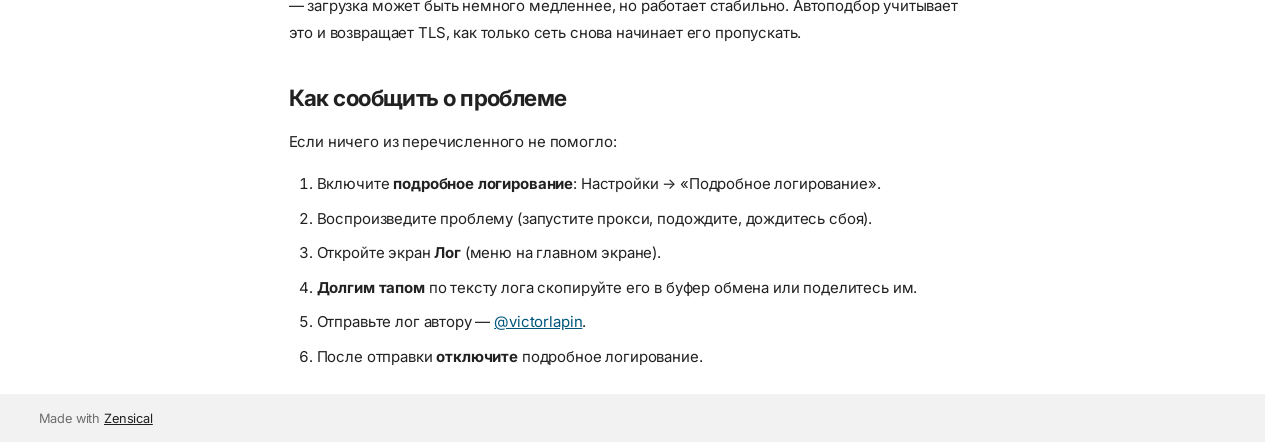
<file: TROUBLESHOOTING/index.html>
<!doctype html>
<html lang="ru" class="no-js">
  <head>
    
      <meta charset="utf-8">
      <meta name="viewport" content="width=device-width,initial-scale=1">
      
        <meta name="description" content="Локальный MTProto-прокси для Telegram на Android">
      
      
      
        <link rel="canonical" href="https://victorlapin.github.io/tg-proxy-releases/TROUBLESHOOTING/">
      
      
      
      
        <link rel="prev" href="../CF-WORKERS/">
      
      
        <link rel="next" href="../ALTERNATIVES/">
      
      
        
      
      
      <link rel="icon" href="../assets/icon.png">
      <meta name="generator" content="zensical-0.1.3">
    
    
      
        <title>Решение проблем - TG WS Proxy</title>
      
    
    
      
        
      
      <link rel="stylesheet" href="../assets/stylesheets/modern/main.e2cf241e.min.css">
      
        
          
        
        <link rel="stylesheet" href="../assets/stylesheets/modern/palette.b60ce83d.min.css">
      
      
      


    
    
      
    
    
      
        
        
        <link rel="preconnect" href="https://fonts.gstatic.com" crossorigin>
        <link rel="stylesheet" href="https://fonts.googleapis.com/css?family=Inter:300,300i,400,400i,500,500i,700,700i%7CJetBrains+Mono:400,400i,700,700i&amp;display=fallback">
        <style>:root{--md-text-font:"Inter";--md-code-font:"JetBrains Mono"}</style>
      
    
    
      <link rel="stylesheet" href="../stylesheets/brand.css">
    
    <script>__md_scope=new URL("..",location),__md_scope.pathname.endsWith("/")||(__md_scope=new URL(__md_scope.pathname+"/",location)),__md_hash=e=>[...e].reduce(((e,t)=>(e<<5)-e+t.charCodeAt(0)),0),__md_get=(e,t=localStorage,_=__md_scope)=>JSON.parse(t.getItem(_.pathname+"."+e)),__md_set=(e,t,_=localStorage,a=__md_scope)=>{try{_.setItem(a.pathname+"."+e,JSON.stringify(t))}catch(e){}},document.documentElement.setAttribute("data-platform",navigator.platform)</script>
    
      

    
    
  </head>
  
  
    
    
      
    
    
    
    
    <body dir="ltr" data-md-color-scheme="default" data-md-color-primary="custom" data-md-color-accent="custom">
  
    
    <input class="md-toggle" data-md-toggle="drawer" type="checkbox" id="__drawer" autocomplete="off">
    <input class="md-toggle" data-md-toggle="search" type="checkbox" id="__search" autocomplete="off">
    <label class="md-overlay" for="__drawer" aria-hidden="true"></label>
    <div data-md-component="skip">
      <a href="#__skip" class="md-skip">
        Перейти к содержанию
      </a>
    </div>
    <div data-md-component="announce">
      
    </div>
    
    
      

  

<header class="md-header md-header--shadow" data-md-component="header">
  <nav class="md-header__inner md-grid" aria-label="Верхний колонтитул">
    <a href="./.." title="TG WS Proxy" class="md-header__button md-logo" aria-label="TG WS Proxy" data-md-component="logo">
      
  <img src="../assets/logo.png" alt="TG WS Proxy">

    </a>
    <label class="md-header__button md-icon" for="__drawer">
      
      <svg xmlns="http://www.w3.org/2000/svg" fill="none" stroke="currentColor" stroke-linecap="round" stroke-linejoin="round" stroke-width="2" class="lucide lucide-menu" viewBox="0 0 24 24"><path d="M4 5h16M4 12h16M4 19h16"/></svg>
      <span class="md-visually-hidden">Навигация</span>
    </label>
    <div class="md-header__title" data-md-component="header-title">
      <div class="md-header__ellipsis">
        <div class="md-header__topic">
          <span class="md-ellipsis">
            TG WS Proxy
          </span>
        </div>
        <div class="md-header__topic" data-md-component="header-topic">
          <span class="md-ellipsis">
            
              Решение проблем
            
          </span>
        </div>
      </div>
    </div>
    
      
        <form class="md-header__option" data-md-component="palette">
  
    
    
    
    <input class="md-option" data-md-color-media="none" data-md-color-scheme="default" data-md-color-primary="custom" data-md-color-accent="custom"  aria-label="Переключить на тёмную тему"  type="radio" name="__palette" id="__palette_0">
    
      <label class="md-header__button md-icon" title="Переключить на тёмную тему" for="__palette_1" hidden>
        <svg xmlns="http://www.w3.org/2000/svg" viewBox="0 0 24 24"><path d="M12 8a4 4 0 0 0-4 4 4 4 0 0 0 4 4 4 4 0 0 0 4-4 4 4 0 0 0-4-4m0 10a6 6 0 0 1-6-6 6 6 0 0 1 6-6 6 6 0 0 1 6 6 6 6 0 0 1-6 6m8-9.31V4h-4.69L12 .69 8.69 4H4v4.69L.69 12 4 15.31V20h4.69L12 23.31 15.31 20H20v-4.69L23.31 12z"/></svg>
      </label>
    
  
    
    
    
    <input class="md-option" data-md-color-media="none" data-md-color-scheme="slate" data-md-color-primary="custom" data-md-color-accent="custom"  aria-label="Переключить на светлую тему"  type="radio" name="__palette" id="__palette_1">
    
      <label class="md-header__button md-icon" title="Переключить на светлую тему" for="__palette_0" hidden>
        <svg xmlns="http://www.w3.org/2000/svg" viewBox="0 0 24 24"><path d="M12 18c-.89 0-1.74-.2-2.5-.55C11.56 16.5 13 14.42 13 12s-1.44-4.5-3.5-5.45C10.26 6.2 11.11 6 12 6a6 6 0 0 1 6 6 6 6 0 0 1-6 6m8-9.31V4h-4.69L12 .69 8.69 4H4v4.69L.69 12 4 15.31V20h4.69L12 23.31 15.31 20H20v-4.69L23.31 12z"/></svg>
      </label>
    
  
</form>
      
    
    
      <script>var palette=__md_get("__palette");if(palette&&palette.color){if("(prefers-color-scheme)"===palette.color.media){var media=matchMedia("(prefers-color-scheme: light)"),input=document.querySelector(media.matches?"[data-md-color-media='(prefers-color-scheme: light)']":"[data-md-color-media='(prefers-color-scheme: dark)']");palette.color.media=input.getAttribute("data-md-color-media"),palette.color.scheme=input.getAttribute("data-md-color-scheme"),palette.color.primary=input.getAttribute("data-md-color-primary"),palette.color.accent=input.getAttribute("data-md-color-accent")}for(var[key,value]of Object.entries(palette.color))document.body.setAttribute("data-md-color-"+key,value)}</script>
    
    
    
      
      
        <label class="md-header__button md-icon" for="__search">
          
          <svg xmlns="http://www.w3.org/2000/svg" fill="none" stroke="currentColor" stroke-linecap="round" stroke-linejoin="round" stroke-width="2" class="lucide lucide-search" viewBox="0 0 24 24"><path d="m21 21-4.34-4.34"/><circle cx="11" cy="11" r="8"/></svg>
          <span class="md-visually-hidden">Поиск</span>
        </label>
        <div class="md-search" data-md-component="search" role="dialog" aria-label="Поиск">
  <button type="button" class="md-search__button">
    Поиск
  </button>
</div>
      
    
    <div class="md-header__source">
      
    </div>
  </nav>
  
</header>
    
    <div class="md-container" data-md-component="container">
      
      
        
          
        
      
      <main class="md-main" data-md-component="main">
        <div class="md-main__inner md-grid">
          
            
              
              <div class="md-sidebar md-sidebar--primary" data-md-component="sidebar" data-md-type="navigation" >
                <div class="md-sidebar__scrollwrap">
                  <div class="md-sidebar__inner">
                    



<nav class="md-nav md-nav--primary" aria-label="Навигация" data-md-level="0">
  <label class="md-nav__title" for="__drawer">
    <a href="./.." title="TG WS Proxy" class="md-nav__button md-logo" aria-label="TG WS Proxy" data-md-component="logo">
      
  <img src="../assets/logo.png" alt="TG WS Proxy">

    </a>
    TG WS Proxy
  </label>
  
  <ul class="md-nav__list" data-md-scrollfix>
    
      
      
  
  
  
  
    <li class="md-nav__item">
      <a href="./.." class="md-nav__link">
        
  
  
  <span class="md-ellipsis">
    
  
  Главная

    
  </span>
  
  

      </a>
    </li>
  

    
      
      
  
  
  
  
    <li class="md-nav__item">
      <a href="../PROFILES/" class="md-nav__link">
        
  
  
  <span class="md-ellipsis">
    
  
  Профили для разных сетей

    
  </span>
  
  

      </a>
    </li>
  

    
      
      
  
  
  
  
    <li class="md-nav__item">
      <a href="../CF-WORKERS/" class="md-nav__link">
        
  
  
  <span class="md-ellipsis">
    
  
  Личные Cloudflare-воркеры

    
  </span>
  
  

      </a>
    </li>
  

    
      
      
  
  
    
  
  
  
    <li class="md-nav__item md-nav__item--active">
      
      
      
      
        
      
      
        <label class="md-nav__link md-nav__link--active" for="__toc">
          
  
  
  <span class="md-ellipsis">
    
  
  Решение проблем

    
  </span>
  
  

          <span class="md-nav__icon md-icon"></span>
        </label>
      
      <a href="././" class="md-nav__link md-nav__link--active">
        
  
  
  <span class="md-ellipsis">
    
  
  Решение проблем

    
  </span>
  
  

      </a>
      
        


<nav class="md-nav md-nav--secondary" aria-label="Содержание">
  
  
  
    
  
  
    <label class="md-nav__title" for="__toc">
      <span class="md-nav__icon md-icon"></span>
      Содержание
    </label>
    <ul class="md-nav__list" data-md-component="toc" data-md-scrollfix>
      
        <li class="md-nav__item">
  <a href="#_2" class="md-nav__link">
    <span class="md-ellipsis">
      <span class="md-typeset">
        Прокси не запускается
      </span>
    </span>
  </a>
  
</li>
      
        <li class="md-nav__item">
  <a href="#telegram" class="md-nav__link">
    <span class="md-ellipsis">
      <span class="md-typeset">
        Telegram молчит
      </span>
    </span>
  </a>
  
</li>
      
        <li class="md-nav__item">
  <a href="#_3" class="md-nav__link">
    <span class="md-ellipsis">
      <span class="md-typeset">
        Сбито время на устройстве
      </span>
    </span>
  </a>
  
</li>
      
        <li class="md-nav__item">
  <a href="#_4" class="md-nav__link">
    <span class="md-ellipsis">
      <span class="md-typeset">
        Прокси выключается сам
      </span>
    </span>
  </a>
  
</li>
      
        <li class="md-nav__item">
  <a href="#_5" class="md-nav__link">
    <span class="md-ellipsis">
      <span class="md-typeset">
        Быстрый разряд батареи
      </span>
    </span>
  </a>
  
</li>
      
        <li class="md-nav__item">
  <a href="#_6" class="md-nav__link">
    <span class="md-ellipsis">
      <span class="md-typeset">
        Сеть сбрасывает соединения
      </span>
    </span>
  </a>
  
</li>
      
        <li class="md-nav__item">
  <a href="#https" class="md-nav__link">
    <span class="md-ellipsis">
      <span class="md-typeset">
        Маскировка под HTTPS
      </span>
    </span>
  </a>
  
</li>
      
        <li class="md-nav__item">
  <a href="#_7" class="md-nav__link">
    <span class="md-ellipsis">
      <span class="md-typeset">
        Сеть блокирует всё
      </span>
    </span>
  </a>
  
</li>
      
        <li class="md-nav__item">
  <a href="#tls-cloudflare" class="md-nav__link">
    <span class="md-ellipsis">
      <span class="md-typeset">
        Сеть блокирует TLS к Cloudflare
      </span>
    </span>
  </a>
  
</li>
      
        <li class="md-nav__item">
  <a href="#_8" class="md-nav__link">
    <span class="md-ellipsis">
      <span class="md-typeset">
        Как сообщить о проблеме
      </span>
    </span>
  </a>
  
</li>
      
    </ul>
  
</nav>
      
    </li>
  

    
      
      
  
  
  
  
    <li class="md-nav__item">
      <a href="../ALTERNATIVES/" class="md-nav__link">
        
  
  
  <span class="md-ellipsis">
    
  
  Другая Android-версия

    
  </span>
  
  

      </a>
    </li>
  

    
  </ul>
</nav>
                  </div>
                </div>
              </div>
            
            
              
              <div class="md-sidebar md-sidebar--secondary" data-md-component="sidebar" data-md-type="toc" >
                <div class="md-sidebar__scrollwrap">
                  
                    
                    
                    
                      
                    
                    
                      <input class="md-nav__toggle md-toggle" type="checkbox" id="__toc">
                      <div class="md-sidebar-button__wrapper">
                        <label class="md-sidebar-button" for="__toc"></label>
                      </div>
                    
                  
                  <div class="md-sidebar__inner">
                    


<nav class="md-nav md-nav--secondary" aria-label="Содержание">
  
  
  
    
  
  
    <label class="md-nav__title" for="__toc">
      <span class="md-nav__icon md-icon"></span>
      Содержание
    </label>
    <ul class="md-nav__list" data-md-component="toc" data-md-scrollfix>
      
        <li class="md-nav__item">
  <a href="#_2" class="md-nav__link">
    <span class="md-ellipsis">
      <span class="md-typeset">
        Прокси не запускается
      </span>
    </span>
  </a>
  
</li>
      
        <li class="md-nav__item">
  <a href="#telegram" class="md-nav__link">
    <span class="md-ellipsis">
      <span class="md-typeset">
        Telegram молчит
      </span>
    </span>
  </a>
  
</li>
      
        <li class="md-nav__item">
  <a href="#_3" class="md-nav__link">
    <span class="md-ellipsis">
      <span class="md-typeset">
        Сбито время на устройстве
      </span>
    </span>
  </a>
  
</li>
      
        <li class="md-nav__item">
  <a href="#_4" class="md-nav__link">
    <span class="md-ellipsis">
      <span class="md-typeset">
        Прокси выключается сам
      </span>
    </span>
  </a>
  
</li>
      
        <li class="md-nav__item">
  <a href="#_5" class="md-nav__link">
    <span class="md-ellipsis">
      <span class="md-typeset">
        Быстрый разряд батареи
      </span>
    </span>
  </a>
  
</li>
      
        <li class="md-nav__item">
  <a href="#_6" class="md-nav__link">
    <span class="md-ellipsis">
      <span class="md-typeset">
        Сеть сбрасывает соединения
      </span>
    </span>
  </a>
  
</li>
      
        <li class="md-nav__item">
  <a href="#https" class="md-nav__link">
    <span class="md-ellipsis">
      <span class="md-typeset">
        Маскировка под HTTPS
      </span>
    </span>
  </a>
  
</li>
      
        <li class="md-nav__item">
  <a href="#_7" class="md-nav__link">
    <span class="md-ellipsis">
      <span class="md-typeset">
        Сеть блокирует всё
      </span>
    </span>
  </a>
  
</li>
      
        <li class="md-nav__item">
  <a href="#tls-cloudflare" class="md-nav__link">
    <span class="md-ellipsis">
      <span class="md-typeset">
        Сеть блокирует TLS к Cloudflare
      </span>
    </span>
  </a>
  
</li>
      
        <li class="md-nav__item">
  <a href="#_8" class="md-nav__link">
    <span class="md-ellipsis">
      <span class="md-typeset">
        Как сообщить о проблеме
      </span>
    </span>
  </a>
  
</li>
      
    </ul>
  
</nav>
                  </div>
                </div>
              </div>
            
          
          
            <div class="md-content" data-md-component="content">
              
              <article class="md-content__inner md-typeset">
                <a id="__skip" tabindex="-1"></a>
                
                  


<h1 id="_1">Решение проблем</h1>
<p>Если что-то пошло не так — начните отсюда. Большинство проблем
покрываются разделами ниже.</p>
<p><a id="proxy-not-starting"></a></p>
<h2 id="_2">Прокси не запускается</h2>
<p><strong>Симптом:</strong> нажимаете кнопку запуска, появляется сообщение об ошибке
или ничего не происходит.</p>
<p><strong>Возможные причины:</strong></p>
<ul>
<li><strong>Порт занят другим приложением.</strong> По умолчанию прокси слушает порт</li>
<li>Если его заняло другое приложение (VPN-клиент, локальный
  сервер) — прокси не сможет стартовать. Откройте настройки прокси и
  смените порт.</li>
<li><strong>Невалидные DC:IP маппинги.</strong> Если в профиле прописаны
  некорректные адреса серверов Telegram, Python-движок падает при
  старте. Откройте редактирование профиля → очистите поле
  «DC:IP маппинги» или нажмите «По умолчанию».</li>
<li><strong>Повисшее состояние после сбоя.</strong> Нажмите «Перезапустить» в
  уведомлении сервиса — это сбрасывает подключение и внутренние кэши
  без полной остановки.</li>
</ul>
<p><a id="telegram-silent"></a></p>
<h2 id="telegram">Telegram молчит</h2>
<p><strong>Симптом:</strong> прокси запущен (уведомление висит, статистика растёт), но
сообщения в Telegram не приходят.</p>
<p><strong>Что проверить:</strong></p>
<ol>
<li><strong>Переподключите прокси в Telegram.</strong> Откройте Telegram → Настройки →
   Прокси → выберите ваш прокси → переподключитесь. Иногда Telegram
   теряет связь после смены сети и не восстанавливает её сам.</li>
<li><strong>Проверьте сеть на экране «Проверка сети».</strong> Меню на главном
   экране → «Проверка сети». Экран покажет, какие пути подключения
   живы (прямое, Cloudflare, личные воркеры) для текущей сети.</li>
<li><strong>Посмотрите диагностические карточки.</strong> Если на главном экране
   появилась плашка «Кажется, есть проблема» — откройте экран
   статистики, там будут карточки с описанием конкретной проблемы и
   рекомендацией.</li>
<li><strong>Перезапустите прокси.</strong> Кнопка «Перезапустить» в уведомлении или
   кнопка питания на главном экране (выключить → включить).</li>
</ol>
<p><a id="device-clock"></a></p>
<h2 id="_3">Сбито время на устройстве</h2>
<p><strong>Симптом:</strong> сообщения в Telegram получают неверное время (например,
1 января 1970 года), а диагностика показывает карточку «Telegram
подключается со сбитым временем».</p>
<p><strong>Причина:</strong> Telegram подписывает каждое подключение своими «внутренними»
часами — системное время плюс сохранённая поправка, которую приложение
когда-то синхронизировало с сервером. Если часы устройства сбивались
(севшая батарейка часов на старых планшетах, ручная установка даты,
сбой синхронизации), эта поправка может «залипнуть» в неверном
значении — и Telegram продолжит жить по неправильному времени, даже
когда системная дата уже верна. Перезагрузка и принудительное закрытие
приложения сохранённую поправку не сбрасывают.</p>
<p>Отдельный тонкий момент у устройств без модема (Wi-Fi-only планшеты):
сети мобильной связи отдают время сразу при регистрации в сети, а по
Wi-Fi время синхронизируется только после полного подключения — поэтому
первые минуты после включения такого устройства часы могут быть
неверными, и успевшие стартовать приложения успевают подхватить
неправильное время.</p>
<p><strong>Решение:</strong></p>
<p>Прокси принимает подключения с любым сбитым внутренним временем (если
секрет верен) — обычно Telegram исправляет свою поправку сам, первым
же успешным соединением, и карточка диагностики исчезает. Дополнительно:</p>
<ol>
<li>Проверьте дату и время в системных настройках: Настройки → Система →
Дата и время → «Автоматическая дата и время» (на Samsung: Настройки →
Общие настройки → Дата и время). Из карточки диагностики туда ведёт
кнопка «Открыть настройки времени». Если системная дата сбита сильно
(например, устройство загрузилось в 1970 году — села батарейка часов),
прокси сам работать не сможет, пока система не синхронизирует время.</li>
<li>Если дата верна, а карточка не пропадает — принудительно закройте
Telegram (Настройки → Приложения → Telegram → Остановить) и откройте
его заново.</li>
<li>Если и это не помогло — очистите данные Telegram (Настройки →
Приложения → Telegram → Очистить → Данные). Потребуется повторный
вход по номеру телефона, но это гарантированно стирает сохранённую
поправку времени.</li>
</ol>
<p><a id="proxy-self-stops"></a></p>
<h2 id="_4">Прокси выключается сам</h2>
<p><strong>Симптом:</strong> прокси останавливается через некоторое время после
запуска, особенно когда экран выключен.</p>
<p><strong>Причина:</strong> энергосбережение Android или фирменные «убийцы» процессов
на некоторых прошивках (Xiaomi MIUI, Huawei EMUI, OnePlus OxygenOS и
др.).</p>
<p><strong>Решение:</strong></p>
<ol>
<li><strong>Отключите оптимизацию батареи</strong> для приложения. Это делается на
   экране онбординга, либо позже: Настройки телефона → Приложения →
   TG WS Proxy → Батарея → Без ограничений.</li>
<li><strong>Включите автозапуск</strong> в настройках прошивки, если прошивка его
   предоставляет. В приложении: Настройки → «Автозапуск» — приложение
   откроет нужный экран настроек, если он доступен на вашей прошивке.</li>
<li><strong>Закрепите приложение</strong> в списке недавних, если прошивка
   поддерживает эту функцию.</li>
<li><strong>Не смахивайте уведомление прокси из шторки.</strong> На ряде прошивок
   (особенно MIUI и EMUI) смахивание уведомления работающего сервиса
   система трактует как «остановить приложение» и прибивает процесс —
   сразу или при следующей чистке памяти.</li>
</ol>
<p><a id="battery-drain"></a></p>
<h2 id="_5">Быстрый разряд батареи</h2>
<p><strong>Симптом:</strong> прокси потребляет больше батареи, чем ожидалось.</p>
<p><strong>Что проверить:</strong></p>
<ul>
<li><strong>Включён ли режим энергосбережения</strong> на телефоне (настройки →
  батарея). Приложение снижает активность в фоне, когда система просит
  экономить, но при активном режиме экономии расход всё равно выше.</li>
<li><strong>Verbose-логирование.</strong> Если в настройках включено подробное
  логирование — отключите его после отладки. Подробные логи пишутся на
  диск при каждом сетевом событии, что расходует батарею и память.</li>
<li><strong>Сетевые условия.</strong> При плохом приёме (слабый Wi-Fi, нестабильная
  мобильная сеть) прокси чаще переподключается, что потребляет больше
  энергии. Это нормально и проходит при улучшении сигнала.</li>
</ul>
<p><a id="connection-resets"></a></p>
<h2 id="_6">Сеть сбрасывает соединения</h2>
<p><strong>Симптом:</strong> прокси работает, но сессии короткие: Telegram подключается,
успевает что-то передать — и обрывается. Диагностика показывает «сеть
сбрасывает соединения».</p>
<p><strong>Причина:</strong> сетевой посредник (DPI на стороне оператора, перегруженный
CG-NAT, неустойчивая мобильная сота) рвёт уже установленные
TCP-сессии посреди жизни. Настройками приложения это не лечится —
проблема уровнем ниже.</p>
<p><strong>Решение:</strong></p>
<ol>
<li>Смените сеть (Wi-Fi ↔ мобильная) — часто достаточно.</li>
<li>Подождите: на перегруженной соте шторм сбросов проходит сам.</li>
<li>Если сбросы стабильны — уходите с прямой схемы: включите маскировку
   под HTTPS (см. ниже) или Cloudflare-обход — их трафик посредник
   обычно не распознаёт.</li>
</ol>
<p><a id="fake-tls"></a></p>
<h2 id="https">Маскировка под HTTPS</h2>
<p><strong>Что это:</strong> прокси упаковывает трафик так, что для наблюдателя он
выглядит как обычный HTTPS к легитимному домену. Помогает, когда
оператор режет подключения по сигнатурам MTProto, но пропускает
«обычный» веб-трафик.</p>
<p><strong>Когда включать:</strong> прямая схема работает нестабильно, а Cloudflare-обход
использовать не хотите. Настройки → «Fake TLS домен»: заполните поле —
маскировка включается автоматически.</p>
<p><strong>Ограничение:</strong> маскировка — не панацея, глубокий DPI способен
распознать и её. Если не помогла — переходите на Cloudflare-обход, см.
<a href="../CF-WORKERS/">Личные Cloudflare-воркеры</a>.</p>
<p><a id="network-blocks-everything"></a></p>
<h2 id="_7">Сеть блокирует всё</h2>
<p><strong>Симптом:</strong> ни прямое подключение, ни Cloudflare-обход не работают.
Экран «Проверка сети» показывает красные индикаторы на всех путях.</p>
<p><strong>Причина:</strong> некоторые операторы блокируют одновременно серверы
Telegram <strong>и</strong> диапазоны Cloudflare. В этом случае встроенные способы
обхода бессильны — заблокированы все стандартные пути.</p>
<p><strong>Решение:</strong> личный Cloudflare-воркер. Подробная инструкция — в
документе <a href="../CF-WORKERS/">Личные Cloudflare-воркеры</a>.</p>
<p><a id="cf-tls-blocked"></a></p>
<h2 id="tls-cloudflare">Сеть блокирует TLS к Cloudflare</h2>
<p><strong>Симптом:</strong> сообщения отправляются, но картинки и файлы не
загружаются (или загружаются очень медленно). Диагностика показывает
«Сеть блокирует Cloudflare».</p>
<p><strong>Причина:</strong> оператор блокирует TLS-соединения (порт 443) к доменам
Cloudflare, через которые работает общий пул обхода. Прямые подключения
и DNS при этом могут работать нормально — блокировка точечная.</p>
<p><strong>Решение:</strong> свежие версии прокси справляются с этим сами: при таймаутах
он чередует TLS и плейн-HTTP попытки к Cloudflare и запоминает, какой
режим работает в вашей сети, — соединения уходят на порт 80, который
операторы часто забывают блокировать. Обычно достаточно просто
пользоваться приложением.</p>
<p>Если хочется переключиться на порт 80 сразу, не дожидаясь
автоматического подбора (например, сеть блокирует TLS агрессивно и
каждый подбор стоит времени): Настройки → «Трафик» → «Без TLS для
CF-обхода». После переключения прокси перезапустится автоматически,
перенастраивать Telegram не нужно.</p>
<p><strong>Как убедиться:</strong> экран «Проверка сети» учитывает эту настройку —
при включённом «Без TLS» CF-пути (встроенный пул, свои домены,
воркеры) проверяются на порт 80 и помечаются подписью «порт 80, без
TLS». Если после включения переключателя CF-пути на проверке ожили —
блокировка была именно TLS, оставьте настройку включённой.</p>
<p><strong>Ограничение:</strong> при работе через порт 80 мультиплексирование медиа
(HTTP/2) отключается — загрузка может быть немного медленнее, но
работает стабильно. Автоподбор учитывает это и возвращает TLS, как
только сеть снова начинает его пропускать.</p>
<h2 id="_8">Как сообщить о проблеме</h2>
<p>Если ничего из перечисленного не помогло:</p>
<ol>
<li>Включите <strong>подробное логирование</strong>: Настройки → «Подробное
   логирование».</li>
<li>Воспроизведите проблему (запустите прокси, подождите, дождитесь
   сбоя).</li>
<li>Откройте экран <strong>Лог</strong> (меню на главном экране).</li>
<li><strong>Долгим тапом</strong> по тексту лога скопируйте его в буфер обмена или
   поделитесь им.</li>
<li>Отправьте лог автору — <a href="https://github.com/victorlapin">@victorlapin</a>.</li>
<li>После отправки <strong>отключите</strong> подробное логирование.</li>
</ol>














                
              </article>
            </div>
          
          
<script>var target=document.getElementById(location.hash.slice(1));target&&target.name&&(target.checked=target.name.startsWith("__tabbed_"))</script>
        </div>
        
          <button type="button" class="md-top md-icon" data-md-component="top" hidden>
  
  <svg xmlns="http://www.w3.org/2000/svg" fill="none" stroke="currentColor" stroke-linecap="round" stroke-linejoin="round" stroke-width="2" class="lucide lucide-circle-arrow-up" viewBox="0 0 24 24"><circle cx="12" cy="12" r="10"/><path d="m16 12-4-4-4 4M12 16V8"/></svg>
  К началу
</button>
        
      </main>
      
        <footer class="md-footer">
  
  <div class="md-footer-meta md-typeset">
    <div class="md-footer-meta__inner md-grid">
      <div class="md-copyright">
  
  
    Made with
    <a href="https://zensical.org/" target="_blank" rel="noopener">
      Zensical
    </a>
  
</div>
      
    </div>
  </div>
</footer>
      
    </div>
    <div class="md-dialog" data-md-component="dialog" role="status" aria-atomic="true">
      <div class="md-dialog__inner md-typeset"></div>
    </div>
    
    
    
      
      
      
      
        
        
      <script id="__config" type="application/json">{"annotate":null,"base":"..","features":["navigation.sections","navigation.top"],"redirect":null,"search":"../assets/javascripts/workers/search.719e0d91.min.js","tags":null,"translations":{"clipboard.copied":"Скопировано в буфер","clipboard.copy":"Копировать в буфер","clipboard.error":"Could not copy to clipboard","search.result.more.one":"Ещё 1 на этой странице","search.result.more.other":"Ещё # на этой странице","search.result.none":"Совпадений не найдено","search.result.one":"Найдено 1 совпадение","search.result.other":"Найдено совпадений: #","search.result.placeholder":"Начните печатать для поиска","search.result.term.missing":"Отсутствует","select.version":"Выберите версию"},"version":null}</script>
    
    
      <script src="../assets/javascripts/bundle.9e76c64c.min.js"></script>
      
      
        <script src="../javascripts/download.js"></script>
      
    
  </body>
</html>
</file>
<file: stylesheets/brand.css>
/* Палитра из темы приложения (app/src/main/java/.../ui/theme/Color.kt).
 * Source-цвет M3: #0288D1 (Cyan 700). */
:root {
  /* primaryLight — шапка/кнопки в светлой теме */
  --md-primary-fg-color: #00557D;
  --md-primary-fg-color--light: #0288D1;
  --md-primary-fg-color--dark: #004C68;
  /* source-цвет — ссылки и hover-акценты */
  --md-accent-fg-color: #0288D1;
  /* Ссылки = primaryLight (не акцент): консистентно с приложением,
     8.1:1 на белом. Отдельно от шапки, см. slate-блок. */
  --md-typeset-a-color: #00557D;
}

[data-md-color-scheme="slate"] {
  /* primaryContainerDark — тёмная шапка вместо дефолтного серо-белого */
  --md-primary-fg-color: #004C68;
  --md-primary-fg-color--light: #0288D1;
  --md-primary-fg-color--dark: #003549;
  /* primaryDark — hover-акценты */
  --md-accent-fg-color: #82CFFF;
  /* Ссылки в тексте: primaryDark из приложения, ~10:1 на тёмном фоне.
     Отдельная переменная нужна потому, что --md-typeset-a-color по
     дефолту наследует --md-primary-fg-color (цвет шапки), а у нас
     шапка тёмная и primary для ссылок непригоден. */
  --md-typeset-a-color: #82CFFF;
}

/* --- Кнопки (.md-button на главной): Material 3 pill + явный контраст.
   Проблемы дефолта: (1) вторичная кнопка красится в --md-primary-fg-color
   (у нас это цвет шапки — в slate тёмное на тёмном); (2) hover-правило
   темы заливает акцентом, а --md-accent-bg-color (текст на ней) темой
   не определён → наследуется цвет страницы; (3) border-radius .1rem.
   Поэтому цвета заданы явно, по ролям приложения: light = primary/
   onPrimary, slate = primaryDark/onPrimaryDark (filled-кнопка тёмной
   темы приложения). Селекторы с .md-typeset — чтобы перебить hover-
   правила темы по специфичности+порядку. --- */

/* Базовое правило темы — .md-typeset .md-button (0,2,0): селектор без
   .md-typeset проигрывает по специфичности независимо от порядка
   загрузки, поэтому пилюля обязана быть тут же с этим префиксом. */
.md-typeset .md-button {
  border-radius: 9999px;            /* M3-пилюля */
  font-weight: 500;
  padding: 0.64em 1.75em;
}

.md-typeset .md-button--primary {
  background-color: #00557D;        /* primaryLight */
  color: #FFFFFF;                   /* onPrimaryLight */
}
.md-typeset .md-button--primary:hover,
.md-typeset .md-button--primary:focus {
  background-color: #0288D1;        /* source-цвет, светлее на hover */
  color: #FFFFFF;
}

.md-typeset .md-button:not(.md-button--primary) {
  border-color: #00557D;
  color: #00557D;
}
.md-typeset .md-button:not(.md-button--primary):hover,
.md-typeset .md-button:not(.md-button--primary):focus {
  background-color: transparent;
  border-color: #0288D1;
  color: #0288D1;
}

/* В slate — M3 tonal-вариант: заливка primaryContainerDark + текст
   onPrimaryContainerDark из палитры приложения (~7:1). Залитая
   primaryDark-плашка (#82CFFF) на тёмном фоне выглядит слишком ярко. */
[data-md-color-scheme="slate"] .md-typeset .md-button--primary {
  background-color: #004C68;        /* primaryContainerDark */
  color: #C2E8FF;                   /* onPrimaryContainerDark */
}
[data-md-color-scheme="slate"] .md-typeset .md-button--primary:hover,
[data-md-color-scheme="slate"] .md-typeset .md-button--primary:focus {
  background-color: #005C82;        /* контейнер чуть светлее на hover */
  color: #C2E8FF;
}

/* Outlined в slate — СРЕДНИЙ тон (source-цвет), не on-container:
   контейнер #004C68 и его on-цвет #C2E8FF одинаковы по hue, но далеко
   по светлоте — пара читалась как «две разные кнопки». #0288D1 (~4.4:1)
   сидит между ними и связывает пару в одно семейство. Вторичных кнопок
   на странице сейчас нет; стили оставлены как выверенный шаблон. */
[data-md-color-scheme="slate"] .md-typeset .md-button:not(.md-button--primary) {
  border-color: #0288D1;
  color: #0288D1;
}
[data-md-color-scheme="slate"] .md-typeset .md-button:not(.md-button--primary):hover,
[data-md-color-scheme="slate"] .md-typeset .md-button:not(.md-button--primary):focus {
  background-color: transparent;
  border-color: #82CFFF;
  color: #82CFFF;
}

/* --- Modern-вариант Zensical (2026-11-18). В classic оба блока
   безвредны-молчаливы: classic не потребляет эти вещи. --- */

/* Выделенный пункт меню: modern красит фон полупрозрачным акцентом
   --md-accent-fg-color--transparent (формат #RRGGBBAA, 10% альфы).
   Без переопределения фон ехал в дефолт палитры темы (индго #0091eb,
   в slate циан #00bad6) при нашем тексте акцента — рассинхрон
   оттенков. Значения = акценты приложения из блоков выше. */
:root {
  --md-accent-fg-color--transparent: #0288D11a;
}
[data-md-color-scheme="slate"] {
  --md-accent-fg-color--transparent: #82CFFF1a;
}

/* Лого — белый глиф под цветную шапку classic (см. «Иконки» в
   CLAUDE.md). У modern шапка и заголовок бокового меню нейтральные:
   в светлой схеме глиф инвертируется в тёмный, в slate остаётся
   белым (селектор .md-logo покрывает оба места размещения). */
[data-md-color-scheme="default"] .md-logo img {
  filter: invert(1);
}
</file>
<file: assets/stylesheets/modern/main.e2cf241e.min.css>
@charset "UTF-8";html{box-sizing:border-box;-webkit-text-size-adjust:none;-moz-text-size-adjust:none;text-size-adjust:none}*,:after,:before{box-sizing:inherit}@media(prefers-reduced-motion){*,:after,:before{transition:none!important}}body{margin:0;-webkit-font-smoothing:antialiased;-moz-osx-font-smoothing:grayscale;--md-text-font-family:var(--md-text-font, _),
    -apple-system, BlinkMacSystemFont, Helvetica, Arial, sans-serif;--md-code-font-family:var(--md-code-font, _),
    SFMono-Regular, Consolas, Menlo, monospace}.md-typeset code:not(.focus-visible),a,button,input,label{-webkit-tap-highlight-color:transparent}a{color:inherit;text-decoration:none}hr{box-sizing:initial;display:block;height:.05rem;padding:0;overflow:visible;border:0}small{font-size:80%}sub,sup{line-height:1em}img{border-style:none}table{border-spacing:0;border-collapse:initial}td,th{font-weight:400;vertical-align:top}button{padding:0;margin:0;font-family:inherit;font-size:inherit;background:#0000;border:0}input{border:0;outline:none}:root{--md-primary-fg-color:#4051b5;--md-primary-fg-color--light:#5d6cc0;--md-primary-fg-color--dark:#303fa1;--md-primary-bg-color:#fff;--md-primary-bg-color--light:#ffffffb3;--md-accent-fg-color:#526cfe;--md-accent-fg-color--transparent:#526cfe1a;--md-accent-bg-color:#fff;--md-accent-bg-color--light:#ffffffb3;--md-typeset-table-sort-icon:url("data:image/svg+xml;charset=utf-8,<svg xmlns='http://www.w3.org/2000/svg' fill='none' stroke='currentColor' stroke-linecap='round' stroke-linejoin='round' stroke-width='2' class='lucide lucide-arrow-down-up' viewBox='0 0 24 24'><path d='m3 16 4 4 4-4M7 20V4M21 8l-4-4-4 4M17 4v16'/></svg>");--md-typeset-table-sort-icon--asc:url("data:image/svg+xml;charset=utf-8,<svg xmlns='http://www.w3.org/2000/svg' fill='none' stroke='currentColor' stroke-linecap='round' stroke-linejoin='round' stroke-width='2' class='lucide lucide-arrow-down-narrow-wide' viewBox='0 0 24 24'><path d='m3 16 4 4 4-4M7 20V4M11 4h4M11 8h7M11 12h10'/></svg>");--md-typeset-table-sort-icon--desc:url("data:image/svg+xml;charset=utf-8,<svg xmlns='http://www.w3.org/2000/svg' fill='none' stroke='currentColor' stroke-linecap='round' stroke-linejoin='round' stroke-width='2' class='lucide lucide-arrow-up-narrow-wide' viewBox='0 0 24 24'><path d='m3 8 4-4 4 4M7 4v16M11 12h4M11 16h7M11 20h10'/></svg>");--md-typeset-preview-icon:url("data:image/svg+xml;charset=utf-8,<svg xmlns='http://www.w3.org/2000/svg' fill='none' stroke='currentColor' stroke-linecap='round' stroke-linejoin='round' stroke-width='2' class='lucide lucide-mouse-pointer-2' viewBox='0 0 24 24'><path d='M4.037 4.688a.495.495 0 0 1 .651-.651l16 6.5a.5.5 0 0 1-.063.947l-6.124 1.58a2 2 0 0 0-1.438 1.435l-1.579 6.126a.5.5 0 0 1-.947.063z'/></svg>")}[data-md-color-scheme=default]{color-scheme:light}[data-md-color-scheme=default] img[src$="#gh-dark-mode-only"],[data-md-color-scheme=default] img[src$="#only-dark"]{display:none}:root,[data-md-color-scheme=default]{--md-hue:225deg;--md-default-fg-color:#000000de;--md-default-fg-color--light:#0000008c;--md-default-fg-color--lighter:#00000052;--md-default-fg-color--lightest:#0000000d;--md-default-bg-color:#fff;--md-default-bg-color--light:#ffffffb3;--md-default-bg-color--lighter:#ffffff4d;--md-default-bg-color--lightest:#ffffff1f;--md-code-fg-color:#36464e;--md-code-bg-color:#f5f5f5;--md-code-bg-color--light:#f5f5f5b3;--md-code-bg-color--lighter:#f5f5f54d;--md-code-hl-color:#4287ff;--md-code-hl-color--light:#4287ff1a;--md-code-hl-number-color:#d52a2a;--md-code-hl-special-color:#db1457;--md-code-hl-function-color:#a846b9;--md-code-hl-constant-color:#6e59d9;--md-code-hl-keyword-color:#3f6ec6;--md-code-hl-string-color:#1c7d4d;--md-code-hl-name-color:var(--md-code-fg-color);--md-code-hl-operator-color:var(--md-default-fg-color--light);--md-code-hl-punctuation-color:var(--md-default-fg-color--light);--md-code-hl-comment-color:var(--md-default-fg-color--light);--md-code-hl-generic-color:var(--md-default-fg-color--light);--md-code-hl-variable-color:var(--md-default-fg-color--light);--md-typeset-color:var(--md-default-fg-color);--md-typeset-a-color:var(--md-primary-fg-color);--md-typeset-del-color:#f5503d26;--md-typeset-ins-color:#0bd57026;--md-typeset-kbd-color:#fafafa;--md-typeset-kbd-accent-color:#fff;--md-typeset-kbd-border-color:#b8b8b8;--md-typeset-mark-color:#ffff0080;--md-typeset-table-color:#0000001f;--md-typeset-table-color--light:#00000009;--md-admonition-fg-color:var(--md-default-fg-color);--md-admonition-bg-color:var(--md-default-bg-color);--md-warning-fg-color:#000000de;--md-warning-bg-color:#ff9;--md-shadow-z1:0 0.2rem 0.5rem #0000000d,
    0 0 0.05rem #0000001a;--md-shadow-z2:0 0.2rem 0.5rem #0000001a,
    0 0 0.05rem #00000040;--md-shadow-z3:0 0.2rem 0.5rem #0003,
    0 0 0.05rem #00000059;--color-foreground:0 0 0;--color-background:255 255 255;--color-background-subtle:240 240 240;--color-backdrop:255 255 255}.md-icon svg{display:block;width:1.2rem;height:1.2rem;fill:currentcolor}.md-icon svg.lucide{fill:#0000;stroke:currentcolor}aside,body,input{font-family:var(--md-text-font-family);font-feature-settings:"kern","liga";color:var(--md-typeset-color)}code,kbd,pre{font-family:var(--md-code-font-family);font-feature-settings:"kern"}.md-typeset{font-size:.75rem;line-height:1.8;letter-spacing:-.01em;overflow-wrap:break-word;-webkit-print-color-adjust:exact;color-adjust:exact}@media print{.md-typeset{font-size:.68rem}.md-typeset code,.md-typeset kbd,.md-typeset pre{white-space:pre-wrap}}.md-typeset blockquote,.md-typeset dl,.md-typeset figure,.md-typeset ol,.md-typeset pre,.md-typeset ul{margin-top:1em;margin-bottom:1em}.md-typeset h1{margin:0 0 1.25em;font-size:1.875em;line-height:1.3;color:var(--md-default-fg-color)}.md-typeset h1,.md-typeset h2{font-weight:700;letter-spacing:-.025em}.md-typeset h2{margin:1.6em 0 .64em;font-size:1.5em;line-height:1.4}.md-typeset h3{margin:1.6em 0 .8em;font-size:1.25em;font-weight:700;line-height:1.5;letter-spacing:-.01em}.md-typeset h2+h3{margin-top:.8em}.md-typeset h4{margin:1em 0;font-weight:700;letter-spacing:-.01em}.md-typeset h5,.md-typeset h6{margin:1.25em 0;font-size:.8em;font-weight:700;color:var(--md-default-fg-color--light);letter-spacing:-.01em}.md-typeset h5{text-transform:uppercase}.md-typeset h5 code{text-transform:none}.md-typeset hr{display:flow-root;margin:1.5em 0;border-bottom:.05rem solid var(--md-default-fg-color--lightest)}.md-typeset a{color:var(--md-typeset-a-color);text-decoration:underline;word-break:break-word}.md-typeset a,.md-typeset a:before{transition:color 125ms}.md-typeset a:focus,.md-typeset a:hover{color:var(--md-accent-fg-color)}.md-typeset a:focus code,.md-typeset a:hover code{color:var(--md-accent-fg-color);background-color:var(--md-accent-fg-color--transparent)}.md-typeset a code{color:var(--md-typeset-a-color)}.md-typeset a.focus-visible{outline-color:var(--md-accent-fg-color);outline-offset:.2rem}.md-typeset code,.md-typeset kbd,.md-typeset pre{font-variant-ligatures:none;color:var(--md-code-fg-color);direction:ltr;transition:background-color 125ms}.md-typeset code{padding:.2em .4em;font-size:.8533333333em;word-break:break-word;background-color:var(--md-code-bg-color);border-radius:.2rem;-webkit-box-decoration-break:clone;box-decoration-break:clone;transition:color 125ms,background-color 125ms}.md-typeset code:not(.focus-visible){outline:none}.md-typeset pre{position:relative;isolation:isolate;display:flow-root;line-height:1.5}.md-typeset pre>code{display:block;padding:.8203125em 1.25em;margin:0;overflow:auto;word-break:normal;touch-action:auto;scrollbar-color:var(--md-default-fg-color--lighter) #0000;scrollbar-width:thin;border-radius:.4rem;outline-color:var(--md-accent-fg-color);box-shadow:none;-webkit-box-decoration-break:slice;box-decoration-break:slice}.md-typeset pre>code:hover{scrollbar-color:var(--md-accent-fg-color) #0000}.md-typeset pre>code::-webkit-scrollbar{width:.2rem;height:.2rem}.md-typeset pre>code::-webkit-scrollbar-thumb{background-color:var(--md-default-fg-color--lighter)}.md-typeset pre>code::-webkit-scrollbar-thumb:hover{background-color:var(--md-accent-fg-color)}.md-typeset kbd{display:inline-block;padding:0 .6666666667em;font-size:.75em;color:var(--md-default-fg-color);word-break:break-word;vertical-align:text-top;border-radius:.2rem;background-color:var(--md-default-bg-color);box-shadow:0 0 0 .05rem var(--md-typeset-kbd-border-color),0 .15rem 0 var(--md-typeset-kbd-border-color)}.md-typeset mark{color:inherit;word-break:break-word;background-color:var(--md-typeset-mark-color);-webkit-box-decoration-break:clone;box-decoration-break:clone}.md-typeset abbr{text-decoration:none;cursor:help;border-bottom:.05rem dotted var(--md-default-fg-color--light)}.md-typeset [data-preview]{position:relative}[dir=ltr] .md-typeset [data-preview]:after{margin-left:.125em}[dir=rtl] .md-typeset [data-preview]:after{margin-right:.125em}.md-typeset [data-preview]:after{display:inline-block;width:.8em;height:.8em;vertical-align:text-top;content:"";background-color:currentcolor;-webkit-mask-image:var(--md-typeset-preview-icon);mask-image:var(--md-typeset-preview-icon);-webkit-mask-repeat:no-repeat;mask-repeat:no-repeat;-webkit-mask-size:contain;mask-size:contain;transition:background-color 125ms}.md-typeset small{opacity:.75}[dir=ltr] .md-typeset sub,[dir=ltr] .md-typeset sup{margin-left:.078125em}[dir=rtl] .md-typeset sub,[dir=rtl] .md-typeset sup{margin-right:.078125em}[dir=ltr] .md-typeset blockquote{padding-left:.6rem;border-left:.2rem solid var(--md-default-fg-color--lighter)}[dir=rtl] .md-typeset blockquote{padding-right:.6rem;border-right:.2rem solid var(--md-default-fg-color--lighter)}.md-typeset blockquote{margin-left:0;margin-right:0;color:var(--md-default-fg-color--light)}.md-typeset ul{list-style-type:disc}.md-typeset ul[type]{list-style-type:revert-layer}[dir=ltr] .md-typeset ol,[dir=ltr] .md-typeset ol li ol,[dir=ltr] .md-typeset ol li ul,[dir=ltr] .md-typeset ul,[dir=ltr] .md-typeset ul li ol,[dir=ltr] .md-typeset ul li ul{margin-left:.625em}[dir=rtl] .md-typeset ol,[dir=rtl] .md-typeset ol li ol,[dir=rtl] .md-typeset ol li ul,[dir=rtl] .md-typeset ul,[dir=rtl] .md-typeset ul li ol,[dir=rtl] .md-typeset ul li ul{margin-right:.625em}.md-typeset ol,.md-typeset ul{padding:0}.md-typeset ol:not([hidden]),.md-typeset ul:not([hidden]){display:flow-root}.md-typeset ol ol,.md-typeset ul ol{list-style-type:lower-alpha}.md-typeset ol ol ol,.md-typeset ul ol ol{list-style-type:lower-roman}.md-typeset ol ol ol ol,.md-typeset ul ol ol ol{list-style-type:upper-alpha}.md-typeset ol ol ol ol ol,.md-typeset ul ol ol ol ol{list-style-type:upper-roman}.md-typeset ol[type],.md-typeset ul[type]{list-style-type:revert-layer}[dir=ltr] .md-typeset ol li,[dir=ltr] .md-typeset ul li{margin-left:1.25em}[dir=rtl] .md-typeset ol li,[dir=rtl] .md-typeset ul li{margin-right:1.25em}.md-typeset ol li,.md-typeset ul li{margin-bottom:.5em}.md-typeset ol li blockquote,.md-typeset ol li p,.md-typeset ul li blockquote,.md-typeset ul li p{margin:.5em 0}.md-typeset ol li:last-child,.md-typeset ul li:last-child{margin-bottom:0}.md-typeset ol li ol,.md-typeset ol li ul,.md-typeset ul li ol,.md-typeset ul li ul{margin-top:.5em;margin-bottom:.5em}[dir=ltr] .md-typeset dd{margin-left:1.875em}[dir=rtl] .md-typeset dd{margin-right:1.875em}.md-typeset dd{margin-top:1em;margin-bottom:1.5em}.md-typeset img,.md-typeset svg,.md-typeset video{max-width:100%;height:auto}.md-typeset img[align=left]{margin:1em 1em 1em 0}.md-typeset img[align=right]{margin:1em 0 1em 1em}.md-typeset img[align]:only-child{margin-top:0}.md-typeset figure{display:flow-root;width:fit-content;max-width:100%;margin:1em auto;text-align:center}.md-typeset figure img{display:block;margin:0 auto}.md-typeset figcaption{max-width:24rem;margin:1em auto;font-style:italic}.md-typeset iframe{max-width:100%}.md-typeset table:not([class]){display:inline-block;max-width:100%;overflow:auto;font-size:.64rem;touch-action:auto;background-color:var(--md-default-bg-color);border:.05rem solid var(--md-typeset-table-color);border-radius:.1rem}@media print{.md-typeset table:not([class]){display:table}}.md-typeset table:not([class])+*{margin-top:1.5em}.md-typeset table:not([class]) td>:first-child,.md-typeset table:not([class]) th>:first-child{margin-top:0}.md-typeset table:not([class]) td>:last-child,.md-typeset table:not([class]) th>:last-child{margin-bottom:0}.md-typeset table:not([class]) td:not([align]),.md-typeset table:not([class]) th:not([align]){text-align:left}[dir=rtl] .md-typeset table:not([class]) td:not([align]),[dir=rtl] .md-typeset table:not([class]) th:not([align]){text-align:right}.md-typeset table:not([class]) th{min-width:5rem;padding:.9375em 1.25em;font-weight:700;vertical-align:top}.md-typeset table:not([class]) td{padding:.9375em 1.25em;vertical-align:top;border-top:.05rem solid var(--md-typeset-table-color)}.md-typeset table:not([class]) tbody tr{transition:background-color 125ms}.md-typeset table:not([class]) tbody tr:hover{background-color:var(--md-typeset-table-color--light);box-shadow:0 .05rem 0 var(--md-default-bg-color) inset}.md-typeset table:not([class]) a{word-break:normal}.md-typeset table th[role=columnheader]{cursor:pointer}[dir=ltr] .md-typeset table th[role=columnheader]:after{margin-left:.5em}[dir=rtl] .md-typeset table th[role=columnheader]:after{margin-right:.5em}.md-typeset table th[role=columnheader]:after{display:inline-block;width:1.2em;height:1.2em;vertical-align:text-bottom;content:"";-webkit-mask-image:var(--md-typeset-table-sort-icon);mask-image:var(--md-typeset-table-sort-icon);-webkit-mask-repeat:no-repeat;mask-repeat:no-repeat;-webkit-mask-size:contain;mask-size:contain;transition:background-color 125ms}.md-typeset table th[role=columnheader]:hover:after{background-color:var(--md-default-fg-color--lighter)}.md-typeset table th[role=columnheader][aria-sort=ascending]:after{background-color:var(--md-default-fg-color--light);-webkit-mask-image:var(--md-typeset-table-sort-icon--asc);mask-image:var(--md-typeset-table-sort-icon--asc)}.md-typeset table th[role=columnheader][aria-sort=descending]:after{background-color:var(--md-default-fg-color--light);-webkit-mask-image:var(--md-typeset-table-sort-icon--desc);mask-image:var(--md-typeset-table-sort-icon--desc)}.md-typeset__scrollwrap{margin:1em -.8rem;overflow-x:auto;touch-action:auto}.md-typeset__table{display:inline-block;padding:0 .8rem;margin-bottom:.5em}@media print{.md-typeset__table{display:block}}html .md-typeset__table table{display:table;width:100%;margin:0;overflow:hidden}@media screen and (max-width:44.984375em){.md-content__inner>pre{margin:1em -.8rem}.md-content__inner>pre code{border-radius:0}}.md-typeset .md-author{position:relative;display:block;flex-shrink:0;width:1.6rem;height:1.6rem;overflow:hidden;border-radius:100%;transition:color 125ms,transform 125ms}.md-typeset .md-author img{display:block}.md-typeset .md-author--more{font-size:.6rem;font-weight:700;line-height:1.6rem;color:var(--md-default-fg-color--lighter);text-align:center;background:var(--md-default-fg-color--lightest)}.md-typeset .md-author--long{width:2.4rem;height:2.4rem}.md-typeset a.md-author{transform:scale(1)}.md-typeset a.md-author img{filter:grayscale(100%) opacity(75%);border-radius:100%;transition:filter 125ms}.md-typeset a.md-author:focus,.md-typeset a.md-author:hover{z-index:1;transform:scale(1.1)}.md-typeset a.md-author:focus img,.md-typeset a.md-author:hover img{filter:grayscale(0)}.md-banner{overflow:auto;color:var(--md-default-fg-color);background-color:var(--md-accent-fg-color--transparent)}@media print{.md-banner{display:none}}.md-banner--warning{color:var(--md-warning-fg-color);background-color:var(--md-warning-bg-color)}.md-banner__inner{padding:0 .8rem;margin:.6rem auto;font-size:.7rem}[dir=ltr] .md-banner__button{float:right}[dir=rtl] .md-banner__button{float:left}.md-banner__button{color:inherit;cursor:pointer;transition:opacity .25s}.no-js .md-banner__button{display:none}.md-banner__button:hover{opacity:.7}html{height:100%;overflow-x:hidden;font-size:125%;scrollbar-gutter:stable}@media screen and (min-width:100em){html{font-size:137.5%}}@media screen and (min-width:125em){html{font-size:150%}}body{position:relative;display:flex;flex-direction:column;width:100%;min-height:100%;font-size:.5rem;background-color:var(--md-default-bg-color)}@media print{body{display:block}}@media screen and (max-width:59.984375em){body[data-md-scrolllock]{position:fixed}}.md-grid{max-width:61rem;margin-left:auto;margin-right:auto}.md-container{display:flex;flex-grow:1;flex-direction:column}@media print{.md-container{display:block}}.md-main{flex-grow:1}.md-main__inner{display:flex;height:100%;margin-top:1.5rem}.md-ellipsis{overflow:hidden;text-overflow:ellipsis}.md-toggle{display:none}.md-option{position:absolute;width:0;height:0;opacity:0}.md-option:checked+label:not([hidden]){display:block}.md-option.focus-visible+label{outline-style:auto;outline-color:var(--md-accent-fg-color)}.md-skip{position:fixed;z-index:-1;padding:.3rem .5rem;margin:.5rem;font-size:.64rem;color:var(--md-default-bg-color);background-color:var(--md-default-fg-color);border-radius:.1rem;outline-color:var(--md-accent-fg-color);opacity:0;transform:translateY(.4rem)}.md-skip:focus{z-index:10;opacity:1;transition:transform .25s cubic-bezier(.4,0,.2,1),opacity 175ms 75ms;transform:translateY(0)}.md-visually-hidden{position:absolute;width:1px;height:1px;margin:-1px;overflow:hidden;clip:rect(0,0,0,0);clip-path:inset(50%);white-space:nowrap;border:0}@page{margin:25mm}:root{--md-clipboard-icon:url("data:image/svg+xml;charset=utf-8,<svg xmlns='http://www.w3.org/2000/svg' fill='none' stroke='currentColor' stroke-linecap='round' stroke-linejoin='round' stroke-width='2' class='lucide lucide-clipboard-copy' viewBox='0 0 24 24'><rect width='8' height='4' x='8' y='2' rx='1' ry='1'/><path d='M8 4H6a2 2 0 0 0-2 2v14a2 2 0 0 0 2 2h12a2 2 0 0 0 2-2v-2M16 4h2a2 2 0 0 1 2 2v4M21 14H11'/><path d='m15 10-4 4 4 4'/></svg>");--md-code-select-icon:url("data:image/svg+xml;charset=utf-8,<svg xmlns='http://www.w3.org/2000/svg' fill='none' stroke='currentColor' stroke-linecap='round' stroke-linejoin='round' stroke-width='2' class='lucide lucide-scan' viewBox='0 0 24 24'><path d='M3 7V5a2 2 0 0 1 2-2h2M17 3h2a2 2 0 0 1 2 2v2M21 17v2a2 2 0 0 1-2 2h-2M7 21H5a2 2 0 0 1-2-2v-2'/></svg>");--md-code-copy-icon:url("data:image/svg+xml;charset=utf-8,<svg xmlns='http://www.w3.org/2000/svg' fill='none' stroke='currentColor' stroke-linecap='round' stroke-linejoin='round' stroke-width='2' class='lucide lucide-clipboard-copy' viewBox='0 0 24 24'><rect width='8' height='4' x='8' y='2' rx='1' ry='1'/><path d='M8 4H6a2 2 0 0 0-2 2v14a2 2 0 0 0 2 2h12a2 2 0 0 0 2-2v-2M16 4h2a2 2 0 0 1 2 2v4M21 14H11'/><path d='m15 10-4 4 4 4'/></svg>")}.md-clipboard{z-index:1;width:1.5em;height:1.5em;color:var(--md-default-fg-color--lightest);cursor:pointer;border-radius:.1rem;outline-color:var(--md-accent-fg-color);outline-offset:.1rem;transition:color .25s}@media print{.md-clipboard{display:none}}.md-clipboard:not(.focus-visible){outline:none;-webkit-tap-highlight-color:transparent}:hover>.md-clipboard{color:var(--md-default-fg-color--light)}.md-clipboard:focus,.md-clipboard:hover{color:var(--md-accent-fg-color)}.md-clipboard:after{display:block;width:1.125em;height:1.125em;margin:0 auto;content:"";background-color:currentcolor;-webkit-mask-image:var(--md-clipboard-icon);mask-image:var(--md-clipboard-icon);-webkit-mask-repeat:no-repeat;mask-repeat:no-repeat;-webkit-mask-position:center;mask-position:center;-webkit-mask-size:contain;mask-size:contain}.md-clipboard--inline{cursor:pointer}.md-clipboard--inline code{transition:color .25s,background-color .25s}.md-clipboard--inline:focus code,.md-clipboard--inline:hover code{color:var(--md-accent-fg-color);background-color:var(--md-accent-fg-color--transparent)}.md-typeset .md-code__content{display:grid}.md-code__nav{position:absolute;top:.25em;right:.25em;z-index:1;display:flex;gap:.2rem;padding:.2rem;background-color:var(--md-code-bg-color--lighter);border-radius:.1rem;transition:background-color .25s}:hover>.md-code__nav{background-color:var(--md-code-bg-color--light)}.md-code__button{display:block;width:1.5em;height:1.5em;color:var(--md-default-fg-color--lightest);cursor:pointer;outline-color:var(--md-accent-fg-color);outline-offset:.1rem;transition:color .25s}:hover>*>.md-code__button{color:var(--md-default-fg-color--light)}.md-code__button.focus-visible,.md-code__button:hover{color:var(--md-accent-fg-color)}.md-code__button--active{color:var(--md-default-fg-color)!important}.md-code__button:after{display:block;width:1.125em;height:1.125em;margin:0 auto;content:"";background-color:currentcolor;-webkit-mask-repeat:no-repeat;mask-repeat:no-repeat;-webkit-mask-position:center;mask-position:center;-webkit-mask-size:contain;mask-size:contain}.md-code__button[data-md-type=select]:after{-webkit-mask-image:var(--md-code-select-icon);mask-image:var(--md-code-select-icon)}.md-code__button[data-md-type=copy]:after{-webkit-mask-image:var(--md-code-copy-icon);mask-image:var(--md-code-copy-icon)}@keyframes consent{0%{opacity:0;transform:translateY(100%)}to{opacity:1;transform:translateY(0)}}@keyframes overlay{0%{opacity:0}to{opacity:1}}.md-consent__overlay{position:fixed;top:0;z-index:5;width:100%;height:100%;background-color:var(--md-default-bg-color--light);-webkit-backdrop-filter:blur(.2rem);backdrop-filter:blur(.2rem);opacity:1;animation:overlay .35s both}.md-consent__inner{position:fixed;bottom:0;z-index:5;display:flex;justify-content:center;width:100%;max-height:100%;padding:0}.md-consent__form{padding-left:1.2rem;padding-right:1.2rem;margin:.4rem;overflow:auto;background-color:var(--md-default-bg-color);border:0;border-radius:.8rem;box-shadow:var(--md-shadow-z3);animation:consent .5s cubic-bezier(.1,.7,.1,1) both}.md-consent__settings{display:none;margin:1em 0}input:checked+.md-consent__settings{display:block}.md-consent__controls{margin-bottom:.8rem;line-height:1.2}.md-typeset .md-consent__controls .md-button{display:inline}@media screen and (max-width:44.984375em){.md-typeset .md-consent__controls .md-button{display:block;width:100%;margin-top:.4rem;text-align:center}}.md-consent label{cursor:pointer}.md-content{flex-grow:1;min-width:0}.md-content__inner{padding-top:.7rem;margin:0 .8rem 1.2rem}@media screen and (min-width:76.25em){[dir=ltr] .md-sidebar--primary:not([hidden])~.md-content>.md-content__inner,[dir=rtl] .md-sidebar--secondary:not([hidden])~.md-content>.md-content__inner{margin-left:1.2rem}[dir=ltr] .md-sidebar--secondary:not([hidden])~.md-content>.md-content__inner,[dir=rtl] .md-sidebar--primary:not([hidden])~.md-content>.md-content__inner{margin-right:1.2rem}}.md-content__inner:before{display:block;height:.4rem;content:""}.md-content__inner>:last-child{margin-bottom:0}.no-js .md-content__button[data-md-copy-url]{display:none}.md-content__button[data-md-copy-url]:disabled{cursor:wait;opacity:.5}[dir=ltr] .md-content__button{float:right;margin-left:.4rem}[dir=rtl] .md-content__button{float:left;margin-right:.4rem}.md-content__button{display:flex;padding:.3rem;margin-top:.2rem;background-color:var(--md-default-fg-color--lightest);border-radius:.4rem}@media print{.md-content__button{display:none}}.md-typeset .md-content__button{color:var(--md-default-fg-color);transition:color .25s,background-color .25s}.md-typeset .md-content__button svg{opacity:.5;transition:opacity .25s}.md-typeset .md-content__button:focus,.md-typeset .md-content__button:hover{color:var(--md-accent-fg-color);background-color:var(--md-accent-fg-color--transparent)}.md-typeset .md-content__button:focus svg,.md-typeset .md-content__button:hover svg{opacity:1}.md-content__button svg{width:.9rem;height:.9rem}[dir=rtl] .md-content__button svg{transform:scaleX(-1)}.md-content__button svg.lucide{fill:#0000;stroke:currentcolor}.md-typeset .zensical-draft-marker{display:table;padding:.2rem .6rem;margin-bottom:.8rem;font-size:.6rem;font-weight:700;line-height:1.5;letter-spacing:.05em;color:#fff;background-color:#c62828;border-radius:49.95rem}[dir=ltr] .md-dialog{right:.8rem}[dir=rtl] .md-dialog{left:.8rem}.md-dialog{position:fixed;bottom:.8rem;z-index:4;min-width:11.1rem;padding:.4rem 1.2rem;pointer-events:none;background-color:var(--md-accent-fg-color);border-radius:1.2rem;box-shadow:var(--md-shadow-z3);opacity:0;transition:transform 0s .4s,opacity .4s;transform:translateY(100%)}@media print{.md-dialog{display:none}}.md-dialog--active{pointer-events:auto;opacity:1;transition:transform .4s cubic-bezier(.075,.85,.175,1),opacity .4s;transform:translateY(0)}.md-dialog__inner{font-size:.7rem;color:var(--md-default-bg-color)}.md-feedback{margin:2em 0 1em;text-align:center}.md-feedback fieldset{padding:0;margin:0;border:none}.md-feedback__title{margin:1em auto;font-weight:700}.md-feedback__inner{position:relative}.md-feedback__list{position:relative;display:flex;flex-wrap:wrap;place-content:baseline center}.md-feedback__list:hover .md-icon:not(:disabled){color:var(--md-default-fg-color--lighter)}:disabled .md-feedback__list{min-height:1.8rem}.md-feedback__icon{flex-shrink:0;margin:0 .1rem;color:var(--md-default-fg-color--light);cursor:pointer;transition:color 125ms}.md-feedback__icon:not(:disabled).md-icon:hover{color:var(--md-accent-fg-color)}.md-feedback__icon:disabled{color:var(--md-default-fg-color--lightest);pointer-events:none}.md-feedback__note{position:relative;opacity:0;transition:transform .4s cubic-bezier(.1,.7,.1,1),opacity .15s;transform:translateY(.4rem)}.md-feedback__note>*{max-width:16rem;margin:0 auto}:disabled .md-feedback__note{opacity:1;transform:translateY(0)}@media print{.md-feedback,.md-footer{display:none}}.md-footer{color:var(--md-default-fg-color);background-color:var(--md-default-bg-color);border-top:.05rem solid var(--md-default-fg-color--lightest)}.md-footer__inner{justify-content:space-between;padding:.2rem;overflow:auto}.md-footer__inner:not([hidden]){display:flex}.md-footer__link{display:flex;flex-grow:.01;align-items:end;max-width:100%;margin-top:1rem;margin-bottom:.4rem;overflow:hidden;outline-color:var(--md-accent-fg-color);transition:opacity .25s}.md-footer__link:focus,.md-footer__link:hover{opacity:.7}[dir=rtl] .md-footer__link svg{transform:scaleX(-1)}@media screen and (max-width:44.984375em){.md-footer__link--prev{flex-shrink:0}.md-footer__link--prev .md-footer__title{display:none}}[dir=ltr] .md-footer__link--next{margin-left:auto}.md-footer__link--next{text-align:right}[dir=rtl] .md-footer__link--next{margin-right:auto;text-align:left}.md-footer__title{flex-grow:1;max-width:calc(100% - 2.4rem);padding:0 1rem;margin-bottom:.7rem;font-size:.8rem;white-space:nowrap}.md-footer__button{padding:.4rem;margin:.2rem}.md-footer__direction{font-size:.6rem;opacity:.7}.md-footer-meta,.md-typeset .md-button{background-color:var(--md-default-fg-color--lightest)}.md-footer-meta__inner{display:flex;flex-wrap:wrap;justify-content:space-between;padding:.2rem}html .md-footer-meta.md-typeset a:not(:focus,:hover){color:var(--md-default-fg-color)}.md-copyright{width:100%;padding:.4rem 0;margin:auto .6rem;font-size:.64rem;color:var(--md-default-fg-color--light)}.md-copyright__highlight{color:var(--md-default-fg-color)}.md-social{display:inline-flex;gap:.2rem;padding:.2rem 0 .6rem;margin:0 .4rem}@media screen and (min-width:45em){.md-copyright{width:auto}.md-social{padding:.6rem 0}}.md-social__link{display:inline-block;width:1.6rem;height:1.6rem;text-align:center}.md-social__link:before{line-height:1.9}.md-social__link svg{max-height:.8rem;vertical-align:-25%;fill:currentcolor}.md-social__link svg.lucide{fill:#0000;stroke:currentcolor}.md-typeset .md-button{display:inline-block;padding:.625em 2em;font-size:.875em;font-weight:700;color:var(--md-default-fg-color--light);text-decoration:none;cursor:pointer;border-radius:1.2rem;transition:color 125ms,background-color 125ms,opacity 125ms}.md-typeset .md-button.focus-visible{outline-offset:0}.md-typeset .md-button:focus,.md-typeset .md-button:hover{color:var(--md-default-fg-color--light);opacity:.8}.md-typeset .md-button--primary{color:var(--md-primary-bg-color);background-color:var(--md-primary-fg-color)}.md-typeset .md-button--primary:focus,.md-typeset .md-button--primary:hover{color:var(--md-primary-bg-color);opacity:.8}[dir=ltr] .md-typeset .md-input,[dir=rtl] .md-typeset .md-input{border-top-left-radius:.1rem}[dir=ltr] .md-typeset .md-input,[dir=rtl] .md-typeset .md-input{border-top-right-radius:.1rem}.md-typeset .md-input{height:1.8rem;padding:0 .6rem;font-size:.8rem;border-bottom:.1rem solid var(--md-default-fg-color--lighter);box-shadow:var(--md-shadow-z1);transition:border .25s,box-shadow .25s}.md-typeset .md-input:focus,.md-typeset .md-input:hover{border-bottom-color:var(--md-accent-fg-color);box-shadow:var(--md-shadow-z2)}.md-typeset .md-input--stretch{width:100%}.md-header{position:sticky;left:0;right:0;top:0;z-index:4;display:block;color:var(--md-default-fg-color);background-color:var(--md-default-bg-color--light);-webkit-backdrop-filter:blur(.4rem);backdrop-filter:blur(.4rem)}@media print{.md-header{display:none}}.md-header[hidden]{transition:transform .25s cubic-bezier(.8,0,.6,1);transform:translateY(-100%)}.md-header--shadow{box-shadow:0 .05rem 0 var(--md-default-fg-color--lightest);transition:transform .25s cubic-bezier(.1,.7,.1,1)}.md-header__inner{display:flex;align-items:center;padding:0 .4rem}.md-header__button{position:relative;z-index:1;padding:.4rem;margin:.2rem;color:currentcolor;vertical-align:middle;cursor:pointer;outline-color:var(--md-accent-fg-color);transition:opacity .25s}.md-header__button:hover{opacity:.7}.md-header__button:not([hidden]){display:inline-block}.md-header__button:not(.focus-visible){outline:none;-webkit-tap-highlight-color:transparent}.md-header__button.md-logo{padding:.4rem;margin:.2rem}@media screen and (max-width:76.234375em){.md-header__button.md-logo{display:none}}.md-header__button.md-logo img,.md-header__button.md-logo svg{display:block;width:auto;height:1.2rem;fill:currentcolor}.md-header__button.md-logo img.lucide,.md-header__button.md-logo svg.lucide{fill:#0000;stroke:currentcolor}@media screen and (min-width:60em){.md-header__button[for=__search]{display:none}}.no-js .md-header__button[for=__search]{display:none}[dir=rtl] .md-header__button[for=__search] svg{transform:scaleX(-1)}@media screen and (min-width:76.25em){.md-header__button[for=__drawer]{display:none}}.md-header__topic{position:absolute;display:flex;max-width:100%;white-space:nowrap;transition:transform .4s cubic-bezier(.1,.7,.1,1),opacity .15s}.md-header__topic+.md-header__topic{z-index:-1;pointer-events:none;opacity:0;transition:transform .4s cubic-bezier(1,.7,.1,.1),opacity .15s;transform:translateX(1.25rem)}[dir=rtl] .md-header__topic+.md-header__topic{transform:translateX(-1.25rem)}.md-draft,.md-header__topic:first-child{font-weight:700}.md-header__title{flex-grow:1;height:2.4rem;margin-left:.4rem;margin-right:.4rem;font-size:.9rem;line-height:2.4rem;letter-spacing:-.025em}.md-header__title--active .md-header__topic{z-index:-1;pointer-events:none;opacity:0;transition:transform .4s cubic-bezier(1,.7,.1,.1),opacity .15s;transform:translateX(-1.25rem)}[dir=rtl] .md-header__title--active .md-header__topic{transform:translateX(1.25rem)}.md-header__title--active .md-header__topic+.md-header__topic{z-index:0;pointer-events:auto;opacity:1;transition:transform .4s cubic-bezier(.1,.7,.1,1),opacity .15s;transform:translateX(0)}.md-header__title>.md-header__ellipsis{position:relative;width:100%;height:100%}.md-header__option{display:flex;flex-shrink:0;max-width:100%;white-space:nowrap}.md-header__option>input{bottom:0}.md-header__source{display:none}@media screen and (min-width:60em){[dir=ltr] .md-header__source{margin-left:1rem}[dir=rtl] .md-header__source{margin-right:1rem}.md-header__source{display:block;width:11.5rem;max-width:11.5rem}}@media screen and (min-width:76.25em){[dir=ltr] .md-header__source{margin-left:1.4rem}[dir=rtl] .md-header__source{margin-right:1.4rem}}.md-header .md-icon svg{width:1rem;height:1rem}.md-meta{font-size:.7rem;line-height:1.3;color:var(--md-default-fg-color--light)}.md-meta__list{display:inline-flex;flex-wrap:wrap;padding:0;margin:0;list-style:none}.md-meta__item:not(:last-child):after{margin-left:.2rem;margin-right:.2rem;content:"·"}.md-meta__link{color:var(--md-typeset-a-color)}.md-meta__link:focus,.md-meta__link:hover{color:var(--md-accent-fg-color)}.md-draft{display:inline-block;padding-left:.5714285714em;padding-right:.5714285714em;color:#fff;background-color:#ff1744;border-radius:.125em}:root{--md-nav-icon--next:url("data:image/svg+xml;charset=utf-8,<svg xmlns='http://www.w3.org/2000/svg' fill='none' stroke='currentColor' stroke-linecap='round' stroke-linejoin='round' stroke-width='2' class='lucide lucide-chevron-right' viewBox='0 0 24 24'><path d='m9 18 6-6-6-6'/></svg>");--md-path-icon:url("data:image/svg+xml;charset=utf-8,<svg xmlns='http://www.w3.org/2000/svg' fill='none' stroke='currentColor' stroke-linecap='round' stroke-linejoin='round' stroke-width='2' class='lucide lucide-chevron-right' viewBox='0 0 24 24'><path d='m9 18 6-6-6-6'/></svg>");--md-post-pin-icon:url("data:image/svg+xml;charset=utf-8,<svg xmlns='http://www.w3.org/2000/svg' fill='none' stroke='currentColor' stroke-linecap='round' stroke-linejoin='round' stroke-width='2' class='lucide lucide-pin' viewBox='0 0 24 24'><path d='M12 17v5M9 10.76a2 2 0 0 1-1.11 1.79l-1.78.9A2 2 0 0 0 5 15.24V16a1 1 0 0 0 1 1h12a1 1 0 0 0 1-1v-.76a2 2 0 0 0-1.11-1.79l-1.78-.9A2 2 0 0 1 15 10.76V7a1 1 0 0 1 1-1 2 2 0 0 0 0-4H8a2 2 0 0 0 0 4 1 1 0 0 1 1 1z'/></svg>");--md-progress-value:0;--md-progress-delay:400ms;--md-search-icon:url("data:image/svg+xml;charset=utf-8,<svg xmlns='http://www.w3.org/2000/svg' fill='none' stroke='currentColor' stroke-linecap='round' stroke-linejoin='round' stroke-width='2' class='lucide lucide-search' viewBox='0 0 24 24'><path d='m21 21-4.34-4.34'/><circle cx='11' cy='11' r='8'/></svg>");--md-toc-icon:url("data:image/svg+xml;charset=utf-8,<svg xmlns='http://www.w3.org/2000/svg' fill='none' stroke='currentColor' stroke-linecap='round' stroke-linejoin='round' stroke-width='2' class='lucide lucide-text-align-start' viewBox='0 0 24 24'><path d='M21 5H3M15 12H3M17 19H3'/></svg>")}.md-nav{font-size:.7rem;line-height:1.3;transition:max-height .25s cubic-bezier(.86,0,.07,1)}.md-nav .md-nav__title{display:none}.md-nav__list{display:flex;flex-direction:column;gap:.2rem;padding:0;margin:0;list-style:none}[dir=ltr] .md-nav__list .md-nav__list{margin-left:.6rem}[dir=rtl] .md-nav__list .md-nav__list{margin-right:.6rem}.md-nav__item--nested .md-nav__list:after,.md-nav__item--nested .md-nav__list:before{display:block;height:0;content:" "}.md-nav__link{display:flex;gap:.6rem;align-items:flex-start;padding:.35rem .8rem;margin-left:.2rem;margin-right:.2rem;cursor:pointer;border-radius:.4rem;transition:color .25s,background-color .25s}.md-nav__link .md-nav__link{margin:0}.md-nav__link--passed,.md-nav__link--passed code{color:var(--md-default-fg-color--light)}.md-nav__item .md-nav__link--active{font-weight:500}.md-nav--primary .md-nav__item .md-nav__link--active{color:var(--md-accent-fg-color);background:var(--md-accent-fg-color--transparent)}.md-nav__item .md-nav__link--active,.md-nav__item .md-nav__link--active code{color:var(--md-typeset-a-color)}.md-nav__item .md-nav__link--active code svg,.md-nav__item .md-nav__link--active svg{opacity:1}[dir=ltr] .md-nav__item--nested>.md-nav__link:not(.md-nav__container){padding-right:.35rem}[dir=rtl] .md-nav__item--nested>.md-nav__link:not(.md-nav__container){padding-left:.35rem}.md-nav__link .md-ellipsis{position:relative;flex-grow:1}.md-nav__link .md-ellipsis code{word-break:normal}.md-nav__link .md-typeset{font-size:.7rem;line-height:1.3;overflow-wrap:normal}.md-nav__link svg{position:relative;flex-shrink:0;width:1.3em;height:1.3em;opacity:.5;fill:currentcolor}.md-nav__link svg.lucide{fill:#0000;stroke:currentcolor}.md-nav--primary .md-nav__link[for]:focus:not(.md-nav__link--active),.md-nav--primary .md-nav__link[for]:hover:not(.md-nav__link--active),.md-nav--primary .md-nav__link[href]:focus:not(.md-nav__link--active),.md-nav--primary .md-nav__link[href]:hover:not(.md-nav__link--active){color:var(--md-default-fg-color);background-color:var(--md-default-fg-color--lightest)}.md-nav--secondary .md-nav__link{padding:.35rem .8rem;margin-left:.2rem;margin-right:.2rem;overflow-wrap:normal}.md-nav--secondary .md-nav__link[for]:focus,.md-nav--secondary .md-nav__link[for]:hover,.md-nav--secondary .md-nav__link[href]:focus,.md-nav--secondary .md-nav__link[href]:hover{color:var(--md-accent-fg-color);background-color:initial}.md-nav__link.focus-visible,.md-pagination__link.focus-visible{outline-color:var(--md-accent-fg-color)}.md-nav--primary .md-nav__link[for=__toc],.md-nav--primary .md-nav__link[for=__toc]~.md-nav{display:none}.md-nav__icon{width:.9rem;height:.9rem;font-size:.9rem}[dir=rtl] .md-nav__icon:after{transform:rotate(180deg)}.md-nav__item--nested .md-nav__icon:after{display:block;width:100%;height:100%;content:"";background-color:currentcolor;-webkit-mask-image:var(--md-nav-icon--next);mask-image:var(--md-nav-icon--next);-webkit-mask-repeat:no-repeat;mask-repeat:no-repeat;-webkit-mask-position:center;mask-position:center;-webkit-mask-size:contain;mask-size:contain;transition:transform .25s}@media screen and (min-width:76.25em){.md-nav__item--nested.md-nav__item--section>.md-nav__link .md-nav__icon:after,.md-nav__item--section>.md-nav__container>:nth-child(2){display:none}}.md-nav__item--nested .md-nav__toggle:checked~.md-nav__link .md-nav__icon:after,.md-nav__item--nested .md-toggle--indeterminate~.md-nav__link .md-nav__icon:after{transform:rotate(90deg)}.md-nav__container{gap:.2rem;padding:0;background:#0000}.md-nav__container>:first-child{flex-grow:1;min-width:0}.md-nav__container>:nth-child(2){padding:.35rem}.md-nav__container__icon,.md-sidebar{flex-shrink:0}.md-nav__toggle~.md-nav{display:grid;grid-template-rows:minmax(.005rem,0fr);visibility:collapse;opacity:0;transition:grid-template-rows .25s cubic-bezier(.86,0,.07,1),opacity .25s,visibility 0s .25s}.md-nav__toggle~.md-nav>.md-nav__list{overflow:hidden}.md-nav__toggle.md-toggle--indeterminate~.md-nav,.md-nav__toggle:checked~.md-nav{grid-template-rows:minmax(.4rem,1fr);visibility:visible;opacity:1;transition:grid-template-rows .25s cubic-bezier(.86,0,.07,1),opacity .15s .1s,visibility}.md-nav__toggle.md-toggle--indeterminate~.md-nav{transition:none}.md-nav--secondary{margin-top:.1rem;margin-bottom:.1rem}.md-nav--secondary .md-nav{margin-top:.2rem}.md-nav--secondary .md-nav__title{position:sticky;top:0;z-index:1;display:flex;padding:.35rem .6rem;margin-left:.2rem;margin-right:.2rem;font-weight:700;background:var(--md-default-bg-color)}.md-nav--secondary .md-nav__title .md-nav__icon{display:none}.md-nav--secondary .md-nav__link{padding:.2rem .6rem}@media screen and (max-width:76.234375em){.md-nav--primary{margin-left:.2rem;margin-right:.2rem;margin-bottom:.4rem}.md-nav .md-nav__title[for=__drawer]{display:flex;gap:.4rem;align-items:center;padding:.8rem;font-size:.8rem;font-weight:700;border-bottom:.05rem solid var(--md-default-fg-color-lightest)}.md-nav .md-nav__title[for=__drawer] .md-logo{width:1.6rem;height:1.6rem}.md-nav .md-nav__title[for=__drawer] .md-logo img,.md-nav .md-nav__title[for=__drawer] .md-logo svg{display:block;width:auto;max-width:100%;height:100%;object-fit:contain;fill:currentcolor}.md-nav .md-nav__title[for=__drawer] .md-logo img.lucide,.md-nav .md-nav__title[for=__drawer] .md-logo svg.lucide{fill:#0000;stroke:currentcolor}}.md-nav__source{border-radius:.4rem;border:.05rem solid var(--md-default-fg-color--lightest);margin:.2rem .2rem .6rem;transition:background-color .25s,border-color .25s}.md-nav__source:focus,.md-nav__source:hover{background-color:var(--md-default-fg-color--lightest);border-color:#0000}[dir=ltr] .md-nav--integrated>.md-nav__list>.md-nav__item--active .md-nav--secondary{margin-left:1.1rem;border-left:.05rem solid var(--md-default-fg-color--lightest)}[dir=rtl] .md-nav--integrated>.md-nav__list>.md-nav__item--active .md-nav--secondary{margin-right:1.1rem;border-right:.05rem solid var(--md-default-fg-color--lightest)}.md-nav--integrated>.md-nav__list>.md-nav__item--active .md-nav--secondary{display:block;margin-top:.5em;margin-bottom:.5em;visibility:visible;opacity:1}.md-nav--integrated>.md-nav__list>.md-nav__item--active .md-nav--secondary .md-nav__link{background:#0000}.md-nav--integrated>.md-nav__list>.md-nav__item--active .md-nav--secondary .md-nav__link--active{font-weight:500}.md-nav--integrated>.md-nav__list>.md-nav__item--active .md-nav--secondary .md-nav__link:focus,.md-nav--integrated>.md-nav__list>.md-nav__item--active .md-nav--secondary .md-nav__link:hover{color:var(--md-accent-fg-color)}.md-nav--integrated>.md-nav__list>.md-nav__item--active .md-nav--secondary>.md-nav__list{padding-bottom:0;margin-left:0;overflow:visible}.md-nav--integrated>.md-nav__list>.md-nav__item--active .md-nav--secondary>.md-nav__title{display:none}@media screen and (min-width:76.25em){.md-nav--primary{margin-top:.1rem;margin-bottom:.1rem}.md-nav__source{display:none}[dir=ltr] .md-nav__list .md-nav__item--section>.md-nav>.md-nav__list{margin-left:0}[dir=rtl] .md-nav__list .md-nav__item--section>.md-nav>.md-nav__list{margin-right:0}.md-nav__item--section>.md-nav__link,.md-nav__item--section>.md-nav__link--active,.md-nav__item--section>.md-nav__link>.md-nav__link--active{font-weight:700}.md-nav__item--section{margin-top:.4rem}.md-nav--lifted,.md-nav__item--section:first-child{margin-top:0}.md-nav__item--section:last-child{margin-bottom:0}.md-nav__item--section>.md-nav__link:not(.md-nav__container){pointer-events:none}.md-nav__item--section>.md-nav{display:block;visibility:visible;opacity:1}.md-nav__item--section>.md-nav>.md-nav__list>.md-nav__item{padding:0}.md-nav--lifted>.md-nav__list>.md-nav__item{display:none}.md-nav--lifted>.md-nav__list>.md-nav__item--active{display:block}.md-nav--lifted>.md-nav__list>.md-nav__item--active>.md-nav{margin-top:.1rem}.md-nav--lifted>.md-nav__list>.md-nav__item--active>.md-nav>.md-nav__list:before,.md-nav--lifted>.md-nav__list>.md-nav__item--active>.md-nav__link{display:none}.md-nav--lifted>.md-nav__list>.md-nav__item--active.md-nav__item--section{margin:0}.md-nav--lifted .md-nav[data-md-level="1"]{grid-template-rows:minmax(.4rem,1fr);visibility:visible;opacity:1}.md-sidebar--post .md-post__back .md-nav__title{display:block}}.md-pagination{gap:.4rem;font-size:.8rem;font-weight:700}.md-pagination,.md-pagination>*{display:flex;align-items:center;justify-content:center}.md-pagination>*{min-width:1.8rem;height:1.8rem;text-align:center;border-radius:.2rem}.md-pagination__current{color:var(--md-default-fg-color--light);background-color:var(--md-default-fg-color--lightest)}.md-pagination__link{transition:color 125ms,background-color 125ms}.md-pagination__link:focus,.md-pagination__link:hover{color:var(--md-accent-fg-color);background-color:var(--md-accent-fg-color--transparent)}.md-pagination__link:focus svg,.md-pagination__link:hover svg{color:var(--md-accent-fg-color)}.md-pagination__link.focus-visible{outline-offset:.2rem}.md-pagination__link svg{display:block;width:1.2rem;max-height:100%;color:var(--md-default-fg-color--lighter);fill:currentcolor}.md-path{padding-top:1.2rem;margin:.4rem .8rem 0;overflow:auto;font-size:.7rem}.md-path:not([hidden]){display:block}@media screen and (min-width:76.25em){.md-path{margin:.4rem 1.2rem 0}}.md-path__list{display:flex;gap:.2rem;align-items:center;padding:0;margin:0;list-style:none}.md-path__item:not(:first-child){display:inline-flex;gap:.2rem;align-items:center;white-space:nowrap}.md-path__item:not(:first-child):before{display:inline;width:.6rem;height:.6rem;content:"";background-color:var(--md-default-fg-color--lighter);-webkit-mask-image:var(--md-path-icon);mask-image:var(--md-path-icon)}.md-path__link{display:flex;align-items:center;color:var(--md-default-fg-color--light);transition:color .25s}.md-path__link:focus,.md-path__link:hover,.md-post .md-post__meta a:focus,.md-post .md-post__meta a:hover{color:var(--md-accent-fg-color)}.md-post__back{padding-bottom:1.2rem;margin-bottom:1.2rem;border-bottom:.05rem solid var(--md-default-fg-color--lightest)}@media screen and (max-width:76.234375em){.md-post__back{display:none}}[dir=rtl] .md-post__back svg{transform:scaleX(-1)}.md-post__authors{display:flex;flex-direction:column;gap:.6rem;margin:0 1rem 1.2rem}.md-post .md-post__meta a{transition:color 125ms}.md-post__title{padding:.5rem 1rem;font-weight:700;color:var(--md-default-fg-color--light)}.md-post--excerpt{margin-bottom:3.2rem}.md-post--excerpt .md-post__header{display:flex;gap:.6rem;align-items:center;min-height:1.6rem}.md-post--excerpt .md-post__authors{display:inline-flex;flex-direction:row;gap:.2rem;align-items:center;min-height:2.4rem;margin:0}[dir=ltr] .md-post--excerpt .md-post__meta .md-meta__list{margin-right:.4rem}[dir=rtl] .md-post--excerpt .md-post__meta .md-meta__list{margin-left:.4rem}.md-post--excerpt .md-post__content>:first-child{--md-scroll-margin:6rem;margin-top:0}.md-post--excerpt .md-post__content>:first-child>.toclink{text-decoration:none}.md-post>.md-nav--secondary{margin:1em 0}.md-pin{padding:.2rem;margin-top:-.05rem;background:var(--md-default-fg-color--lightest);border-radius:1rem}.md-pin:after{display:block;width:.6rem;height:.6rem;margin:0 auto;content:"";background-color:currentcolor;-webkit-mask-image:var(--md-post-pin-icon);mask-image:var(--md-post-pin-icon);-webkit-mask-repeat:no-repeat;mask-repeat:no-repeat;-webkit-mask-position:center;mask-position:center;-webkit-mask-size:contain;mask-size:contain}.md-profile{display:flex;gap:.6rem;align-items:center;width:100%;font-size:.7rem;line-height:1.4}.md-profile__description{flex-grow:1}.md-content--post{display:flex}.md-content--post>.md-content__inner{flex-grow:1;min-width:0}@media screen and (min-width:76.25em){[dir=ltr] .md-content--post>.md-content__inner{margin-left:1.2rem}[dir=rtl] .md-content--post>.md-content__inner{margin-right:1.2rem}}.md-sidebar.md-sidebar--post .md-post__back{padding-bottom:1rem;margin-bottom:1.5rem}.md-sidebar.md-sidebar--post .md-post__back .md-nav__link{padding-left:0;padding-right:0;margin-left:0;margin-right:0}.md-sidebar.md-sidebar--post .md-post__authors{margin:0 0 1.7rem}.md-sidebar.md-sidebar--post .md-post__title{padding:0;margin-bottom:.6rem;font-size:.6rem;letter-spacing:.06em;text-transform:uppercase}.md-sidebar.md-sidebar--post .md-post__meta .md-nav__link{padding:.2rem 0;margin-left:0;margin-right:0}.md-sidebar.md-sidebar--post .md-post__meta .md-nav__link:not([href],[for]){cursor:default}.md-sidebar.md-sidebar--post .md-post__meta+.md-post__meta{padding-top:1.4rem;margin-top:1.4rem;border-top:.05rem solid var(--md-default-fg-color--lightest)}.md-sidebar.md-sidebar--post .md-nav__link[for]:focus,.md-sidebar.md-sidebar--post .md-nav__link[for]:hover,.md-sidebar.md-sidebar--post .md-nav__link[href]:focus,.md-sidebar.md-sidebar--post .md-nav__link[href]:hover{color:var(--md-accent-fg-color);background-color:initial}@media screen and (min-width:76.25em){[dir=ltr] .md-sidebar.md-sidebar--post .md-post__back .md-nav__link,[dir=ltr] .md-sidebar.md-sidebar--post .md-post__meta .md-nav__link,[dir=ltr] .md-sidebar.md-sidebar--post .md-post__title{padding-left:1rem}[dir=rtl] .md-sidebar.md-sidebar--post .md-post__back .md-nav__link,[dir=rtl] .md-sidebar.md-sidebar--post .md-post__meta .md-nav__link,[dir=rtl] .md-sidebar.md-sidebar--post .md-post__title{padding-right:1rem}[dir=ltr] .md-sidebar.md-sidebar--post .md-post__authors{margin-left:1rem}[dir=rtl] .md-sidebar.md-sidebar--post .md-post__authors{margin-right:1rem}}@media screen and (max-width:76.234375em){.md-content--post{flex-flow:column-reverse}.md-sidebar.md-sidebar--post{position:static;width:100%;padding:0}.md-sidebar.md-sidebar--post .md-sidebar__scrollwrap{overflow:visible}.md-sidebar.md-sidebar--post .md-sidebar__inner{padding:0}.md-sidebar.md-sidebar--post .md-post__meta{margin-left:.6rem;margin-right:.6rem}.md-sidebar.md-sidebar--post .md-nav__item{display:inline;border:none}.md-sidebar.md-sidebar--post .md-nav__list{display:inline-flex;flex-wrap:wrap;gap:.6rem;padding-top:.6rem;padding-bottom:.6rem}.md-sidebar.md-sidebar--post .md-nav__link{padding:0}.md-sidebar.md-sidebar--post .md-nav{position:static;height:auto;margin-bottom:0}}@media screen and (min-width:45em) and (max-width:76.234375em){.md-sidebar.md-sidebar--post .md-nav--primary{display:grid;gap:1.4rem;align-items:start;padding:0 .8rem 1.2rem;margin:0}.md-sidebar.md-sidebar--post .md-post__authors{margin:0}.md-sidebar.md-sidebar--post .md-post__meta{display:block;padding:0;margin:0}.md-sidebar.md-sidebar--post .md-post__meta>.md-nav__item{display:block}.md-sidebar.md-sidebar--post .md-post__meta>.md-nav__item>.md-nav>.md-nav__list{display:grid;gap:.2rem;padding:0;margin:0}.md-sidebar.md-sidebar--post .md-post__meta>.md-nav__item>.md-nav>.md-nav__list>.md-nav__item{display:block;min-width:0}.md-sidebar.md-sidebar--post .md-post__meta .md-nav__link{padding-top:.2rem;padding-bottom:.2rem}.md-sidebar.md-sidebar--post .md-post__meta+.md-post__meta{padding:0;margin:0;border:0}}@media screen and (min-width:45em) and (max-width:59.984375em){.md-sidebar.md-sidebar--post .md-nav--primary{grid-template-columns:repeat(2,minmax(0,1fr))}.md-sidebar.md-sidebar--post .md-post__authors{display:grid;grid-template-columns:repeat(auto-fit,minmax(9rem,1fr));grid-column:1/-1;gap:.8rem;padding-bottom:1.2rem;border-bottom:.05rem solid var(--md-default-fg-color--lightest)}}@media screen and (min-width:60em) and (max-width:76.234375em){.md-sidebar.md-sidebar--post .md-nav--primary{grid-template-columns:minmax(0,0.9fr) minmax(0,1.35fr) minmax(0,1fr)}}@media screen and (max-width:44.984375em){.md-sidebar.md-sidebar--post .md-post__authors{display:grid;grid-template-columns:repeat(auto-fit,minmax(4.4rem,1fr));gap:.7rem;padding-bottom:1.2rem;margin:0 .8rem 1.2rem;border-bottom:.05rem solid var(--md-default-fg-color--lightest)}.md-sidebar.md-sidebar--post .md-post__profile{flex-direction:column;gap:.45rem;align-items:center;text-align:center}[dir=ltr] .md-sidebar.md-sidebar--post .md-post__profile:only-child{text-align:left}[dir=rtl] .md-sidebar.md-sidebar--post .md-post__profile:only-child{text-align:right}.md-sidebar.md-sidebar--post .md-post__profile:only-child{flex-direction:row;justify-self:start}.md-sidebar.md-sidebar--post .md-author--long{width:2.4rem;height:2.4rem}.md-sidebar.md-sidebar--post .md-profile__description{font-size:.6rem;line-height:1.35}.md-sidebar.md-sidebar--post .md-profile__description strong{display:block;margin-bottom:.1rem;font-size:.65rem}.md-sidebar.md-sidebar--post .md-profile__description br{display:none}.md-sidebar.md-sidebar--post .md-post__meta{display:block;padding-top:0;padding-bottom:0;margin-left:.8rem;margin-right:.8rem}.md-sidebar.md-sidebar--post .md-post__meta>.md-nav__item{display:block}.md-sidebar.md-sidebar--post .md-post__meta>.md-nav__item>.md-nav>.md-nav__list{display:grid;grid-template-columns:repeat(2,minmax(0,1fr));gap:.2rem .9rem;padding-top:0;padding-bottom:0;margin:0}.md-sidebar.md-sidebar--post .md-post__meta>.md-nav__item>.md-nav>.md-nav__list>.md-nav__item{display:block;min-width:0}.md-sidebar.md-sidebar--post .md-post__meta .md-nav__link{gap:.45rem;padding-top:.25rem;padding-bottom:.25rem;font-size:.65rem}.md-sidebar.md-sidebar--post .md-post__meta .md-ellipsis{overflow:visible;text-overflow:clip;white-space:normal}.md-sidebar.md-sidebar--post .md-post__meta svg{width:.9rem;height:.9rem}.md-sidebar.md-sidebar--post .md-post__meta:first-of-type>.md-nav__item>.md-nav>.md-nav__list>.md-nav__item:has(a){grid-column:1/-1}.md-sidebar.md-sidebar--post .md-post__meta+.md-post__meta{padding-top:1.1rem;margin-top:1.1rem}.md-sidebar.md-sidebar--post .md-post__meta+.md-post__meta>.md-nav__item>.md-nav>.md-nav__list{display:flex;flex-wrap:wrap;gap:.4rem 1.1rem}}.md-progress{position:fixed;top:0;z-index:4;width:100%;height:.075rem;background:var(--md-primary-bg-color);opacity:min(clamp(0,var(--md-progress-value),1),clamp(0,100 - var(--md-progress-value),1));transition:transform .5s cubic-bezier(.19,1,.22,1),opacity .25s var(--md-progress-delay);transform:scaleX(calc(var(--md-progress-value) * 1%));transform-origin:left}.md-search{position:relative}@media screen and (min-width:45em){.md-search{padding:.2rem 0}}@media screen and (max-width:59.984375em){.md-search{display:none}}.no-js .md-search{display:none}[dir=ltr] .md-search__button{padding-left:1.9rem;padding-right:2.2rem;text-align:left}[dir=rtl] .md-search__button{padding-right:1.9rem;padding-left:2.2rem;text-align:right}.md-search__button{position:relative;color:var(--md-default-fg-color);background:var(--md-default-bg-color);font-size:.7rem;cursor:pointer}@media screen and (min-width:45em){.md-search__button{width:8.9rem;height:1.6rem;background-color:var(--md-default-fg-color--lightest);border-radius:.4rem;transition:background-color .4s,color .4s}.md-search__button:focus,.md-search__button:hover{color:var(--md-default-fg-color);background-color:var(--md-default-fg-color--lighter)}}[dir=ltr] .md-search__button:before{left:.5rem}[dir=rtl] .md-search__button:before{right:.5rem}.md-search__button:before{position:absolute;top:.3rem;width:1rem;height:1rem;content:"";background-color:var(--md-default-fg-color);-webkit-mask-image:var(--md-search-icon);mask-image:var(--md-search-icon);-webkit-mask-repeat:no-repeat;mask-repeat:no-repeat;-webkit-mask-position:center;mask-position:center;-webkit-mask-size:contain;mask-size:contain}[dir=ltr] .md-search__button:after{right:.6rem}[dir=rtl] .md-search__button:after{left:.6rem}.md-search__button:after{position:absolute;top:.35rem;display:block;padding:.1rem .2rem;font-size:.6rem;content:"Ctrl+K";background:var(--md-default-bg-color--light);border-radius:.2rem}[data-platform^=Mac] .md-search__button:after{content:"⌘K"}.md-select{position:relative;z-index:1}.md-select__inner{position:absolute;top:calc(100% - .2rem);left:50%;max-height:0;margin-top:.2rem;color:var(--md-default-fg-color);background-color:var(--md-default-bg-color);border-radius:.4rem;box-shadow:var(--md-shadow-z2);opacity:0;transition:transform .25s 375ms,opacity .25s .25s,max-height 0s .5s;transform:translate3d(-50%,.3rem,0)}@media screen and (max-width:59.984375em){.md-select__inner{left:100%;transform:translate3d(-100%,.3rem,0)}}.md-select:focus-within .md-select__inner,.md-select:hover .md-select__inner{max-height:calc(min(75vh,28rem));opacity:1;transition:transform .25s cubic-bezier(.1,.7,.1,1),opacity .25s,max-height;transform:translate3d(-50%,0,0)}.md-select__inner:after{position:absolute;top:0;left:50%;width:0;height:0;margin-top:-.2rem;margin-left:-.2rem;content:"";filter:drop-shadow(0 -1px 0 var(--md-default-fg-color--lightest));border:.2rem solid #0000;border-top:0;border-bottom-color:var(--md-default-bg-color)}@media screen and (max-width:59.984375em){.md-select:focus-within .md-select__inner,.md-select:hover .md-select__inner{transform:translate3d(-100%,0,0)}.md-select__inner:after{left:auto;right:1rem}}.md-select__list{max-height:inherit;padding:0;margin:0;overflow:auto;font-size:.8rem;list-style-type:none;border-radius:.1rem}.md-select__item{line-height:1.8rem}[dir=ltr] .md-select__link{padding-left:.6rem;padding-right:1.2rem}[dir=rtl] .md-select__link{padding-right:.6rem;padding-left:1.2rem}.md-select__link{display:block;width:100%;cursor:pointer;scroll-snap-align:start;outline:none;transition:background-color .25s,color .25s}.md-select__link:focus,.md-select__link:hover{color:var(--md-accent-fg-color)}.md-select__link:focus{background-color:var(--md-default-fg-color--lightest)}.md-sidebar{position:sticky;top:2.4rem;align-self:flex-start;width:12.1rem;padding:1.1rem 0}@media print{.md-sidebar{display:none}}@media screen and (max-width:76.234375em){[dir=ltr] .md-sidebar--primary{left:-12.1rem}[dir=rtl] .md-sidebar--primary{right:-12.1rem}.md-sidebar--primary{position:fixed;top:.4rem;z-index:5;display:block;width:12.1rem;height:calc(100% - .8rem);background-color:var(--md-default-bg-color--light);-webkit-backdrop-filter:blur(.4rem);backdrop-filter:blur(.4rem);border-radius:.8rem;transition:transform .2s cubic-bezier(.5,0,.5,0),box-shadow .2s;transform:translateX(0)}[data-md-toggle=drawer]:checked~.md-container .md-sidebar--primary{box-shadow:var(--md-shadow-z3);transition:transform .25s cubic-bezier(.7,.7,.1,1),box-shadow .25s;transform:translateX(12.5rem)}[dir=rtl] [data-md-toggle=drawer]:checked~.md-container .md-sidebar--primary{transform:translateX(-12.5rem)}.md-sidebar--primary .md-sidebar__scrollwrap{position:absolute;top:0;right:0;bottom:0;left:0;margin:0;overscroll-behavior-y:contain}}@media screen and (min-width:76.25em){.md-sidebar{height:0}.no-js .md-sidebar{height:auto}.md-header--lifted~.md-container .md-sidebar{top:4.8rem}}.md-sidebar--secondary{order:2}@media screen and (max-width:59.984375em){.md-sidebar--secondary{position:fixed;top:auto;width:auto;right:.8rem;bottom:1.6rem;z-index:2;padding:0}.md-sidebar--secondary .md-nav--secondary{margin-top:0}.md-sidebar--secondary .md-nav__title{padding:.55rem .6rem .35rem}.md-sidebar--secondary .md-sidebar__scrollwrap{position:relative;display:flex;flex-direction:column-reverse;overflow-y:visible}.md-sidebar--secondary .md-sidebar__inner{position:absolute;right:0;bottom:2.7rem;width:11.7rem;pointer-events:none;opacity:0;max-height:50vh;transition:transform 0s .25s,opacity .25s;transform:translateY(.4rem);overflow-y:auto;background-color:var(--md-default-bg-color);box-shadow:var(--md-shadow-z2);border-radius:.4rem;padding-bottom:.4rem}.md-sidebar--secondary [type=checkbox]:checked~.md-sidebar__inner{pointer-events:auto;opacity:1;transition:transform .4s cubic-bezier(0,1,.35,1),opacity .25s,z-index;transform:translateY(0)}.md-sidebar--secondary .md-sidebar-button{display:inline-flex;gap:.4rem;padding:.5rem;font-size:.7rem;color:var(--md-default-fg-color--light);cursor:pointer;background-color:var(--md-default-bg-color--light);-webkit-backdrop-filter:blur(.4rem);backdrop-filter:blur(.4rem);border-radius:1.6rem;outline:none;box-shadow:var(--md-shadow-z2);transition:color 125ms,background-color 125ms,transform 125ms cubic-bezier(.4,0,.2,1),opacity 125ms}.md-sidebar--secondary .md-sidebar-button:after{display:block;width:.9rem;height:.9rem;content:"";background-color:currentcolor;-webkit-mask-image:var(--md-toc-icon);mask-image:var(--md-toc-icon);-webkit-mask-repeat:no-repeat;mask-repeat:no-repeat;-webkit-mask-position:center;mask-position:center;-webkit-mask-size:contain;mask-size:contain;transition:transform .25s}.md-sidebar--secondary .md-sidebar-button:focus,.md-sidebar--secondary .md-sidebar-button:hover{color:var(--md-accent-bg-color);background-color:var(--md-accent-fg-color)}.md-sidebar--secondary .md-sidebar-button__wrapper{text-align:right}}@media screen and (min-width:60em){.md-sidebar--secondary{height:0}.md-sidebar--secondary .md-sidebar-button{display:none}.no-js .md-sidebar--secondary{height:auto}.md-sidebar--secondary:not([hidden]){display:block}.md-sidebar--secondary .md-sidebar__scrollwrap{touch-action:pan-y}.md-sidebar__scrollwrap{scrollbar-gutter:stable}}.md-sidebar__scrollwrap{overflow-y:auto;backface-visibility:hidden}.md-sidebar--secondary .md-sidebar__inner,.md-sidebar__scrollwrap{scrollbar-color:var(--md-default-fg-color--lighter) #0000;scrollbar-width:thin}.md-sidebar--secondary .md-sidebar__inner::-webkit-scrollbar,.md-sidebar__scrollwrap::-webkit-scrollbar{width:.2rem;height:.2rem}.md-sidebar--secondary .md-sidebar__inner:focus-within,.md-sidebar--secondary .md-sidebar__inner:hover,.md-sidebar__scrollwrap:focus-within,.md-sidebar__scrollwrap:hover{scrollbar-color:var(--md-accent-fg-color) #0000}.md-sidebar--secondary .md-sidebar__inner:focus-within::-webkit-scrollbar-thumb,.md-sidebar--secondary .md-sidebar__inner:hover::-webkit-scrollbar-thumb,.md-sidebar__scrollwrap:focus-within::-webkit-scrollbar-thumb,.md-sidebar__scrollwrap:hover::-webkit-scrollbar-thumb{background-color:var(--md-default-fg-color--lighter)}.md-sidebar--secondary .md-sidebar__inner:focus-within::-webkit-scrollbar-thumb:hover,.md-sidebar--secondary .md-sidebar__inner:hover::-webkit-scrollbar-thumb:hover,.md-sidebar__scrollwrap:focus-within::-webkit-scrollbar-thumb:hover,.md-sidebar__scrollwrap:hover::-webkit-scrollbar-thumb:hover{background-color:var(--md-accent-fg-color)}@supports selector(::-webkit-scrollbar){.md-sidebar__scrollwrap{scrollbar-gutter:auto}[dir=ltr] .md-sidebar__inner{padding-right:calc(100% - 11.5rem)}[dir=rtl] .md-sidebar__inner{padding-left:calc(100% - 11.5rem)}@media screen and (max-width:76.234375em){[dir=ltr] .md-sidebar__inner{padding-right:0}[dir=rtl] .md-sidebar__inner{padding-left:0}}}@media screen and (max-width:76.234375em){.md-overlay{position:fixed;top:0;z-index:5;width:0;height:0;background-color:var(--md-default-bg-color--light);-webkit-backdrop-filter:blur(.2rem);backdrop-filter:blur(.2rem);opacity:0;transition:width 0s .5s,height 0s .5s,opacity .25s 125ms}[data-md-toggle=drawer]:checked~.md-overlay{width:100%;height:100%;opacity:1;transition:width,height,opacity .25s}}@keyframes facts{0%{height:0}to{height:.65rem}}@keyframes fact{0%{opacity:0;transform:translateY(100%)}50%{opacity:0}to{opacity:1;transform:translateY(0)}}:root{--md-source-forks-icon:url("data:image/svg+xml;charset=utf-8,<svg xmlns='http://www.w3.org/2000/svg' fill='none' stroke='currentColor' stroke-linecap='round' stroke-linejoin='round' stroke-width='2' class='lucide lucide-git-fork' viewBox='0 0 24 24'><circle cx='12' cy='18' r='3'/><circle cx='6' cy='6' r='3'/><circle cx='18' cy='6' r='3'/><path d='M18 9v2c0 .6-.4 1-1 1H7c-.6 0-1-.4-1-1V9M12 12v3'/></svg>");--md-source-repositories-icon:url("data:image/svg+xml;charset=utf-8,<svg xmlns='http://www.w3.org/2000/svg' fill='none' stroke='currentColor' stroke-linecap='round' stroke-linejoin='round' stroke-width='2' class='lucide lucide-book' viewBox='0 0 24 24'><path d='M4 19.5v-15A2.5 2.5 0 0 1 6.5 2H19a1 1 0 0 1 1 1v18a1 1 0 0 1-1 1H6.5a1 1 0 0 1 0-5H20'/></svg>");--md-source-stars-icon:url("data:image/svg+xml;charset=utf-8,<svg xmlns='http://www.w3.org/2000/svg' fill='none' stroke='currentColor' stroke-linecap='round' stroke-linejoin='round' stroke-width='2' class='lucide lucide-star' viewBox='0 0 24 24'><path d='M11.525 2.295a.53.53 0 0 1 .95 0l2.31 4.679a2.12 2.12 0 0 0 1.595 1.16l5.166.756a.53.53 0 0 1 .294.904l-3.736 3.638a2.12 2.12 0 0 0-.611 1.878l.882 5.14a.53.53 0 0 1-.771.56l-4.618-2.428a2.12 2.12 0 0 0-1.973 0L6.396 21.01a.53.53 0 0 1-.77-.56l.881-5.139a2.12 2.12 0 0 0-.611-1.879L2.16 9.795a.53.53 0 0 1 .294-.906l5.165-.755a2.12 2.12 0 0 0 1.597-1.16z'/></svg>");--md-source-version-icon:url("data:image/svg+xml;charset=utf-8,<svg xmlns='http://www.w3.org/2000/svg' fill='none' stroke='currentColor' stroke-linecap='round' stroke-linejoin='round' stroke-width='2' class='lucide lucide-tag' viewBox='0 0 24 24'><path d='M12.586 2.586A2 2 0 0 0 11.172 2H4a2 2 0 0 0-2 2v7.172a2 2 0 0 0 .586 1.414l8.704 8.704a2.426 2.426 0 0 0 3.42 0l6.58-6.58a2.426 2.426 0 0 0 0-3.42z'/><circle cx='7.5' cy='7.5' r='.5' fill='currentColor'/></svg>");--md-status:url("data:image/svg+xml;charset=utf-8,<svg xmlns='http://www.w3.org/2000/svg' fill='none' stroke='currentColor' stroke-linecap='round' stroke-linejoin='round' stroke-width='2' class='lucide lucide-info' viewBox='0 0 24 24'><circle cx='12' cy='12' r='10'/><path d='M12 16v-4M12 8h.01'/></svg>");--md-status--new:url("data:image/svg+xml;charset=utf-8,<svg xmlns='http://www.w3.org/2000/svg' fill='none' stroke='currentColor' stroke-linecap='round' stroke-linejoin='round' stroke-width='2' class='lucide lucide-badge-alert' viewBox='0 0 24 24'><path d='M3.85 8.62a4 4 0 0 1 4.78-4.77 4 4 0 0 1 6.74 0 4 4 0 0 1 4.78 4.78 4 4 0 0 1 0 6.74 4 4 0 0 1-4.77 4.78 4 4 0 0 1-6.75 0 4 4 0 0 1-4.78-4.77 4 4 0 0 1 0-6.76M12 8v4M12 16h.01'/></svg>");--md-status--deprecated:url("data:image/svg+xml;charset=utf-8,<svg xmlns='http://www.w3.org/2000/svg' fill='none' stroke='currentColor' stroke-linecap='round' stroke-linejoin='round' stroke-width='2' class='lucide lucide-trash' viewBox='0 0 24 24'><path d='M10 11v6M14 11v6M19 6v14a2 2 0 0 1-2 2H7a2 2 0 0 1-2-2V6M3 6h18M8 6V4a2 2 0 0 1 2-2h4a2 2 0 0 1 2 2v2'/></svg>");--md-tag-icon:url("data:image/svg+xml;charset=utf-8,<svg xmlns='http://www.w3.org/2000/svg' viewBox='0 0 24 24'><path d='m5.41 21 .71-4h-4l.35-2h4l1.06-6h-4l.35-2h4l.71-4h2l-.71 4h6l.71-4h2l-.71 4h4l-.35 2h-4l-1.06 6h4l-.35 2h-4l-.71 4h-2l.71-4h-6l-.71 4zM9.53 9l-1.06 6h6l1.06-6z'/></svg>")}.md-source{display:block;font-size:.55rem;line-height:1.2;white-space:nowrap;outline-color:var(--md-accent-fg-color);backface-visibility:hidden;transition:opacity .25s}.md-source:hover{opacity:.7}.md-source__icon{display:inline-block;width:2rem;height:2.4rem;vertical-align:middle}[dir=ltr] .md-source__icon svg{margin-left:.6rem}[dir=rtl] .md-source__icon svg{margin-right:.6rem}.md-source__icon svg{margin-top:.6rem}.md-header .md-source__icon svg{height:1.2rem;width:1.2rem}[dir=ltr] .md-source__icon+.md-source__repository{padding-left:2rem;margin-left:-2rem}[dir=rtl] .md-source__icon+.md-source__repository{padding-right:2rem;margin-right:-2rem}[dir=ltr] .md-source__repository{margin-left:.6rem}[dir=rtl] .md-source__repository{margin-right:.6rem}.md-source__repository{display:inline-block;max-width:calc(100% - 1.2rem);overflow:hidden;text-overflow:ellipsis;vertical-align:middle}.md-source__facts{display:flex;gap:.4rem;width:100%;padding:0;margin:.1rem 0 0;overflow:hidden;font-size:.55rem;list-style-type:none;opacity:.75}.md-source__repository--active .md-source__facts{animation:facts 0s ease-in}.md-source__fact{overflow:hidden;text-overflow:ellipsis}.md-source__repository--active .md-source__fact{animation:fact 0s ease-out}[dir=ltr] .md-source__fact:before{margin-right:.1rem}[dir=rtl] .md-source__fact:before{margin-left:.1rem}.md-source__fact:before{display:inline-block;width:.6rem;height:.6rem;vertical-align:text-top;content:"";background-color:currentcolor;-webkit-mask-repeat:no-repeat;mask-repeat:no-repeat;-webkit-mask-position:center;mask-position:center;-webkit-mask-size:contain;mask-size:contain}.md-source__fact:nth-child(1n+2){flex-shrink:0}.md-source__fact--version:before{-webkit-mask-image:var(--md-source-version-icon);mask-image:var(--md-source-version-icon)}.md-source__fact--stars:before{-webkit-mask-image:var(--md-source-stars-icon);mask-image:var(--md-source-stars-icon)}.md-source__fact--forks:before{-webkit-mask-image:var(--md-source-forks-icon);mask-image:var(--md-source-forks-icon)}.md-source__fact--repositories:before{-webkit-mask-image:var(--md-source-repositories-icon);mask-image:var(--md-source-repositories-icon)}.md-source-file{margin:1em 0}[dir=ltr] .md-source-file__fact{margin-right:.6rem}[dir=rtl] .md-source-file__fact{margin-left:.6rem}.md-source-file__fact{display:inline-flex;gap:.3rem;align-items:center;font-size:.68rem;color:var(--md-default-fg-color--light)}.md-source-file__fact .md-icon{flex-shrink:0;margin-bottom:.05rem}[dir=ltr] .md-source-file__fact .md-author{float:left}[dir=rtl] .md-source-file__fact .md-author{float:right}.md-source-file__fact .md-author{margin-right:.2rem}.md-source-file__fact svg{width:.9rem}.md-status:after{display:inline-block;width:1.125em;height:1.125em;vertical-align:text-bottom;content:"";background-color:var(--md-default-fg-color--light);-webkit-mask-image:var(--md-status);mask-image:var(--md-status);-webkit-mask-repeat:no-repeat;mask-repeat:no-repeat;-webkit-mask-position:center;mask-position:center;-webkit-mask-size:contain;mask-size:contain}.md-status:hover:after{background-color:currentcolor}.md-status--new:after{-webkit-mask-image:var(--md-status--new);mask-image:var(--md-status--new)}.md-status--deprecated:after{-webkit-mask-image:var(--md-status--deprecated);mask-image:var(--md-status--deprecated)}.md-tabs{z-index:2;display:block;width:100%;overflow:auto;line-height:1.3;color:var(--md-default-fg-color);box-shadow:0 -.05rem 0 inset var(--md-default-fg-color--lightest)}@media print{.md-tabs{display:none}}@media screen and (max-width:76.234375em){.md-tabs{display:none}}.md-header--lifted .md-tabs{margin-bottom:-.05rem;box-shadow:none}.md-tabs[hidden]{pointer-events:none}[dir=ltr] .md-tabs__list{margin-left:.4rem}[dir=rtl] .md-tabs__list{margin-right:.4rem}.md-tabs__list{display:flex;padding:0;margin:0;overflow:auto;white-space:nowrap;list-style:none;contain:content;scrollbar-width:none;-webkit-mask-image:linear-gradient(to right,rgb(0,0,0,var(--md-tabs-start-opacity,1)),#000 48px,#000 calc(100% - 48px),rgb(0,0,0,var(--md-tabs-end-opacity,1)));mask-image:linear-gradient(to right,rgb(0,0,0,var(--md-tabs-start-opacity,1)),#000 48px,#000 calc(100% - 48px),rgb(0,0,0,var(--md-tabs-end-opacity,1)))}.md-tabs__list::-webkit-scrollbar{display:none}[dir=rtl] .md-tabs__list{-webkit-mask-image:linear-gradient(to left,rgb(0,0,0,var(--md-tabs-start-opacity,1)),#000 48px,#000 calc(100% - 48px),rgb(0,0,0,var(--md-tabs-end-opacity,1)));mask-image:linear-gradient(to left,rgb(0,0,0,var(--md-tabs-start-opacity,1)),#000 48px,#000 calc(100% - 48px),rgb(0,0,0,var(--md-tabs-end-opacity,1)))}.md-tabs__item{height:2.4rem;padding-left:.6rem;padding-right:.6rem}.md-tabs__item--active{position:relative;font-weight:500;border-bottom:.05rem solid var(--md-default-fg-color);transition:border-bottom .25s}.md-tabs[hidden] .md-tabs__item--active{border-bottom:.05rem solid #0000}.md-tabs__item--active .md-tabs__link{color:inherit;opacity:1}.md-tabs__link{display:flex;margin-top:.8rem;font-size:.7rem;outline-color:var(--md-accent-fg-color);outline-offset:.2rem;backface-visibility:hidden;opacity:.7;transition:transform .4s cubic-bezier(.1,.7,.1,1),opacity .25s}.md-tabs__link:focus,.md-tabs__link:hover{color:inherit;opacity:1}[dir=ltr] .md-tabs__link svg{margin-right:.4rem}[dir=rtl] .md-tabs__link svg{margin-left:.4rem}.md-tabs__link svg{height:1.3em;fill:currentcolor}.md-tabs__item:nth-child(2) .md-tabs__link{transition-delay:20ms}.md-tabs__item:nth-child(3) .md-tabs__link{transition-delay:40ms}.md-tabs__item:nth-child(4) .md-tabs__link{transition-delay:60ms}.md-tabs__item:nth-child(5) .md-tabs__link{transition-delay:80ms}.md-tabs__item:nth-child(6) .md-tabs__link{transition-delay:.1s}.md-tabs__item:nth-child(7) .md-tabs__link{transition-delay:.12s}.md-tabs__item:nth-child(8) .md-tabs__link{transition-delay:.14s}.md-tabs__item:nth-child(9) .md-tabs__link{transition-delay:.16s}.md-tabs__item:nth-child(10) .md-tabs__link{transition-delay:.18s}.md-tabs__item:nth-child(11) .md-tabs__link{transition-delay:.2s}.md-tabs__item:nth-child(12) .md-tabs__link{transition-delay:.22s}.md-tabs__item:nth-child(13) .md-tabs__link{transition-delay:.24s}.md-tabs__item:nth-child(14) .md-tabs__link{transition-delay:.26s}.md-tabs__item:nth-child(15) .md-tabs__link{transition-delay:.28s}.md-tabs__item:nth-child(16) .md-tabs__link{transition-delay:.3s}.md-tabs[hidden] .md-tabs__link{opacity:0;transition:transform 0s .1s,opacity .1s;transform:translateY(50%)}.md-typeset .md-tags:not([hidden]){display:flex;flex-wrap:wrap;gap:.5em;margin-top:.8rem;margin-bottom:1.2rem;padding-top:1.2rem}.md-typeset .md-tag{display:inline-flex;gap:.5em;align-items:center;padding:.3125em .78125em;font-size:.64rem;font-size:calc(min(.8em,.64rem));font-weight:700;line-height:1.6;letter-spacing:normal;background:var(--md-default-fg-color--lightest);border-radius:.4rem}.md-typeset .md-tag[href]{color:inherit;outline:none;-webkit-tap-highlight-color:transparent;transition:color 125ms,background-color 125ms}.md-typeset .md-tag[href]:focus,.md-typeset .md-tag[href]:hover{color:var(--md-accent-bg-color);background-color:var(--md-accent-fg-color)}[id]>.md-typeset .md-tag{vertical-align:text-top}.md-typeset .md-tag-shadow{opacity:.5}.md-typeset .md-tag-icon:before{display:inline-block;width:1.2em;height:1.2em;vertical-align:text-bottom;content:"";background-color:var(--md-default-fg-color--lighter);-webkit-mask-image:var(--md-tag-icon);mask-image:var(--md-tag-icon);-webkit-mask-repeat:no-repeat;mask-repeat:no-repeat;-webkit-mask-position:center;mask-position:center;-webkit-mask-size:contain;mask-size:contain;transition:background-color 125ms}.md-typeset .md-tag-icon[href]:focus:before,.md-typeset .md-tag-icon[href]:hover:before{background-color:var(--md-accent-bg-color)}@keyframes pulse{0%{transform:scale(.95)}75%{transform:scale(1)}to{transform:scale(.95)}}:root{--md-annotation-bg-icon:url("data:image/svg+xml;charset=utf-8,<svg xmlns='http://www.w3.org/2000/svg' viewBox='0 0 24 24'><path d='M12 2A10 10 0 0 0 2 12a10 10 0 0 0 10 10 10 10 0 0 0 10-10A10 10 0 0 0 12 2'/></svg>");--md-annotation-icon:url("data:image/svg+xml;charset=utf-8,<svg xmlns='http://www.w3.org/2000/svg' viewBox='0 0 24 24'><path d='M17 13h-4v4h-2v-4H7v-2h4V7h2v4h4m-5-9A10 10 0 0 0 2 12a10 10 0 0 0 10 10 10 10 0 0 0 10-10A10 10 0 0 0 12 2'/></svg>");--md-tooltip-width:20rem;--md-tooltip-tail:0.3rem}.md-tooltip{position:absolute;top:calc(-.1rem + var(--md-tooltip-y));left:clamp(.8rem + var(--md-tooltip-0,0rem),-.1rem + var(--md-tooltip-x),100vw - .8rem + var(--md-tooltip-0,0rem) - var(--md-tooltip-width));z-index:0;width:var(--md-tooltip-width);max-width:calc(100vw - 1.6rem);font-family:var(--md-text-font-family);color:var(--md-default-fg-color);background-color:var(--md-default-bg-color);border-radius:.4rem;box-shadow:var(--md-shadow-z2);opacity:0;transition:transform 0s .25s,opacity .25s,z-index .25s;transform:translateY(-.4rem);backface-visibility:hidden}.md-tooltip--active{z-index:2;opacity:1;transition:transform .25s cubic-bezier(.1,.7,.1,1),opacity .25s,z-index;transform:translateY(0)}.md-tooltip--inline{width:auto;font-weight:400;-webkit-user-select:none;user-select:none}.md-tooltip--inline:not(.md-tooltip--active){transform:translateY(.2rem) scale(.9)}.md-tooltip--inline .md-tooltip__inner{padding:.2rem .4rem;font-size:.55rem}[hidden]+.md-tooltip--inline{display:none}.focus-visible>.md-tooltip,.md-tooltip:target{outline:var(--md-accent-fg-color) auto}.md-tooltip__inner{padding:.8rem;font-size:.64rem}.md-tooltip2__inner.md-typeset>:first-child,.md-tooltip__inner.md-typeset>:first-child{margin-top:0}.md-tooltip2__inner.md-typeset>:last-child,.md-tooltip__inner.md-typeset>:last-child{margin-bottom:0}.md-annotation{font-style:normal;font-weight:400;text-align:initial;white-space:normal;vertical-align:text-bottom;outline:none}[dir=rtl] .md-annotation{direction:rtl}code .md-annotation{font-family:var(--md-code-font-family);font-size:inherit}.md-annotation:not([hidden]){display:inline-block;line-height:1.25}.md-annotation__index{position:relative;z-index:0;display:inline-block;margin-left:.4ch;margin-right:.4ch;vertical-align:text-top;cursor:pointer;-webkit-user-select:none;user-select:none;outline:none;overflow:hidden;border-radius:.01px}.md-annotation .md-annotation__index{transition:z-index .25s}@media screen{.md-annotation__index{width:2.2ch}[data-md-visible]>.md-annotation__index{animation:pulse 2s infinite}.md-annotation__index:before{background:var(--md-default-bg-color);-webkit-mask-image:var(--md-annotation-bg-icon);mask-image:var(--md-annotation-bg-icon)}.md-annotation__index:after,.md-annotation__index:before{position:absolute;top:-.1ch;z-index:-1;width:2.2ch;height:2.2ch;content:"";-webkit-mask-repeat:no-repeat;mask-repeat:no-repeat;-webkit-mask-position:center;mask-position:center;-webkit-mask-size:contain;mask-size:contain}.md-annotation__index:after{background-color:var(--md-default-fg-color--lighter);-webkit-mask-image:var(--md-annotation-icon);mask-image:var(--md-annotation-icon);transition:background-color .25s,transform .25s;transform:scale(1.0001)}.md-tooltip--active+.md-annotation__index:after{transform:rotate(45deg)}.md-tooltip--active+.md-annotation__index:after,:hover>.md-annotation__index:after{background-color:var(--md-accent-fg-color)}}.md-tooltip--active+.md-annotation__index{z-index:2;transition-duration:0s;animation-play-state:paused}.md-annotation__index [data-md-annotation-id]{display:inline-block}@media print{.md-annotation__index [data-md-annotation-id]{padding:0 .6ch;font-weight:700;color:var(--md-default-bg-color);white-space:nowrap;background:var(--md-default-fg-color--lighter);border-radius:2ch}.md-annotation__index [data-md-annotation-id]:after{content:attr(data-md-annotation-id)}}.md-typeset .md-annotation-list{list-style:none!important;counter-reset:annotation}.md-typeset .md-annotation-list li{position:relative}[dir=ltr] .md-typeset .md-annotation-list li:before{left:-2.125em}[dir=rtl] .md-typeset .md-annotation-list li:before{right:-2.125em}.md-typeset .md-annotation-list li:before{position:absolute;top:.25em;min-width:2ch;height:2ch;padding:0 .6ch;font-size:.8875em;font-weight:700;line-height:1.25;color:var(--md-default-bg-color);text-align:center;content:counter(annotation);counter-increment:annotation;background:var(--md-default-fg-color--lighter);border-radius:2ch}.md-tooltip2{position:absolute;top:calc(var(--md-tooltip-host-y) + var(--md-tooltip-y));z-index:0;width:100%;font-family:var(--md-text-font-family);color:var(--md-default-fg-color);pointer-events:none;opacity:0;transition:transform 0s .25s,opacity .25s,z-index .25s;transform:translateY(.4rem);transform-origin:calc(var(--md-tooltip-host-x) + var(--md-tooltip-x)) 0;backface-visibility:hidden}.md-tooltip2:before{position:absolute;left:clamp(1.2rem,var(--md-tooltip-host-x) + var(--md-tooltip-x) - var(--md-tooltip-tail),100vw - 1.2rem - 2 * var(--md-tooltip-tail));z-index:1;display:block;content:"";border-left:var(--md-tooltip-tail) solid #0000;border-right:var(--md-tooltip-tail) solid #0000}.md-tooltip2--top:before{bottom:calc(.025rem + -1 * var(--md-tooltip-tail));filter:drop-shadow(0 1px 0 var(--md-default-fg-color--lightest));border-top:var(--md-tooltip-tail) solid var(--md-default-bg-color)}.md-tooltip2--bottom:before{top:calc(.025rem + -1 * var(--md-tooltip-tail));filter:drop-shadow(0 -1px 0 var(--md-default-fg-color--lightest));border-bottom:var(--md-tooltip-tail) solid var(--md-default-bg-color)}.md-tooltip2[role=dialog]:after{position:absolute;left:clamp(.8rem,-.8rem + var(--md-tooltip-host-x),100vw - .8rem - var(--md-tooltip-width));z-index:1;display:block;width:var(--md-tooltip-width);height:.8rem;content:"";pointer-events:auto}.md-tooltip2[role=dialog].md-tooltip2--top:after{top:100%}.md-tooltip2[role=dialog].md-tooltip2--bottom:after{bottom:100%}.md-tooltip2--active{z-index:4;opacity:1;transition:transform .4s cubic-bezier(0,1,.35,1),opacity .25s,z-index;transform:translateY(0)}.md-tooltip2__inner{position:relative;left:clamp(.8rem,-.8rem + var(--md-tooltip-host-x),100vw - .8rem - var(--md-tooltip-width));max-width:calc(100vw - 1.6rem);max-height:40vh;scrollbar-gutter:stable;scrollbar-width:thin;background-color:var(--md-default-bg-color);border-radius:.4rem;box-shadow:var(--md-shadow-z2)}.md-tooltip2__inner::-webkit-scrollbar{width:.2rem;height:.2rem}.md-tooltip2__inner::-webkit-scrollbar-thumb{background-color:var(--md-default-fg-color--lighter)}.md-tooltip2__inner::-webkit-scrollbar-thumb:hover{background-color:var(--md-accent-fg-color)}[role=dialog]>.md-tooltip2__inner{width:var(--md-tooltip-width);padding:0 .8rem;overflow:auto;font-size:.64rem;pointer-events:auto}[role=dialog]>.md-tooltip2__inner:after,[role=dialog]>.md-tooltip2__inner:before{position:sticky;z-index:10;display:block;width:100%;height:.8rem;content:""}[role=dialog]>.md-tooltip2__inner:before{top:0;background:linear-gradient(var(--md-default-bg-color),#0000 75%)}[role=dialog]>.md-tooltip2__inner:after{bottom:0;background:linear-gradient(#0000,var(--md-default-bg-color) 75%)}[role=tooltip]>.md-tooltip2__inner{left:clamp(.8rem,var(--md-tooltip-host-x) + var(--md-tooltip-x) - var(--md-tooltip-width) / 2,100vw - .8rem - var(--md-tooltip-width));width:fit-content;max-width:calc(min(100vw - 1.6rem,400px));padding:.2rem .4rem;font-size:.55rem;font-weight:400;-webkit-user-select:none;user-select:none}[dir=ltr] .md-top{margin-left:50%}.md-top{position:fixed;top:auto!important;bottom:1.6rem;z-index:2;display:flex;gap:.4rem;padding:.5rem .9rem .5rem .7rem;font-size:.7rem;color:var(--md-default-fg-color--light);cursor:pointer;background-color:var(--md-default-bg-color--light);-webkit-backdrop-filter:blur(.4rem);backdrop-filter:blur(.4rem);border-radius:1.6rem;outline:none;box-shadow:var(--md-shadow-z2);transition:color 125ms,background-color 125ms,transform 125ms cubic-bezier(.4,0,.2,1),opacity 125ms;transform:translate(-50%)}@media print{.md-top{display:none}}[dir=rtl] .md-top{margin-right:50%;transform:translate(50%)}.md-top[hidden]{pointer-events:none;opacity:0;transition-duration:0s;transform:translate(-50%,.2rem)}[dir=rtl] .md-top[hidden]{transform:translate(50%,.2rem)}.md-top:focus,.md-top:hover{color:var(--md-accent-bg-color);background-color:var(--md-accent-fg-color)}.md-top svg{display:inline-block;width:.9rem;height:.9rem;vertical-align:-.5em}.md-top svg.lucide{fill:#0000;stroke:currentcolor}@keyframes hoverfix{0%{pointer-events:none}}:root{--md-version-icon:url("data:image/svg+xml;charset=utf-8,<svg xmlns='http://www.w3.org/2000/svg' viewBox='0 0 320 512'>\3c !--! Font Awesome Free 7.3.1 by @fontawesome - https://fontawesome.com License - https://fontawesome.com/license/free (Icons: CC BY 4.0, Fonts: SIL OFL 1.1, Code: MIT License) Copyright 2026 Fonticons, Inc.--><path fill='currentColor' d='M140.3 376.8c12.6 10.2 31.1 9.5 42.8-2.2l128-128c9.2-9.2 11.9-22.9 6.9-34.9S301.4 192 288.5 192h-256c-12.9 0-24.6 7.8-29.6 19.8s-2.2 25.7 7 34.8l128 128z'/></svg>");--ansi-red:#f55;--ansi-green:#50fa7b;--ansi-blue:#265285;--ansi-yellow:#ffb86c;--ansi-magenta:#bd93f9;--ansi-cyan:#8be9fd;--ansi-black:#282a36;--ansi-white:#f8f8f2;--md-admonition-icon--note:url("data:image/svg+xml;charset=utf-8,<svg xmlns='http://www.w3.org/2000/svg' fill='none' stroke='currentColor' stroke-linecap='round' stroke-linejoin='round' stroke-width='2' class='lucide lucide-paperclip' viewBox='0 0 24 24'><path d='m16 6-8.414 8.586a2 2 0 0 0 2.829 2.829l8.414-8.586a4 4 0 1 0-5.657-5.657l-8.379 8.551a6 6 0 1 0 8.485 8.485l8.379-8.551'/></svg>");--md-admonition-icon--abstract:url("data:image/svg+xml;charset=utf-8,<svg xmlns='http://www.w3.org/2000/svg' fill='none' stroke='currentColor' stroke-linecap='round' stroke-linejoin='round' stroke-width='2' class='lucide lucide-notebook-text' viewBox='0 0 24 24'><path d='M2 6h4M2 10h4M2 14h4M2 18h4'/><rect width='16' height='20' x='4' y='2' rx='2'/><path d='M9.5 8h5M9.5 12H16M9.5 16H14'/></svg>");--md-admonition-icon--info:url("data:image/svg+xml;charset=utf-8,<svg xmlns='http://www.w3.org/2000/svg' fill='none' stroke='currentColor' stroke-linecap='round' stroke-linejoin='round' stroke-width='2' class='lucide lucide-info' viewBox='0 0 24 24'><circle cx='12' cy='12' r='10'/><path d='M12 16v-4M12 8h.01'/></svg>");--md-admonition-icon--tip:url("data:image/svg+xml;charset=utf-8,<svg xmlns='http://www.w3.org/2000/svg' fill='none' stroke='currentColor' stroke-linecap='round' stroke-linejoin='round' stroke-width='2' class='lucide lucide-flame' viewBox='0 0 24 24'><path d='M12 3q1 4 4 6.5t3 5.5a1 1 0 0 1-14 0 5 5 0 0 1 1-3 1 1 0 0 0 5 0c0-2-1.5-3-1.5-5q0-2 2.5-4'/></svg>");--md-admonition-icon--success:url("data:image/svg+xml;charset=utf-8,<svg xmlns='http://www.w3.org/2000/svg' fill='none' stroke='currentColor' stroke-linecap='round' stroke-linejoin='round' stroke-width='2' class='lucide lucide-check' viewBox='0 0 24 24'><path d='M20 6 9 17l-5-5'/></svg>");--md-admonition-icon--question:url("data:image/svg+xml;charset=utf-8,<svg xmlns='http://www.w3.org/2000/svg' fill='none' stroke='currentColor' stroke-linecap='round' stroke-linejoin='round' stroke-width='2' class='lucide lucide-circle-question-mark' viewBox='0 0 24 24'><circle cx='12' cy='12' r='10'/><path d='M9 9.5a3 2.5 0 0 1 6 0c0 2-2 2-3 3.5M12 17h.01'/></svg>");--md-admonition-icon--warning:url("data:image/svg+xml;charset=utf-8,<svg xmlns='http://www.w3.org/2000/svg' fill='none' stroke='currentColor' stroke-linecap='round' stroke-linejoin='round' stroke-width='2' class='lucide lucide-triangle-alert' viewBox='0 0 24 24'><path d='m21.73 18-8-14a2 2 0 0 0-3.48 0l-8 14A2 2 0 0 0 4 21h16a2 2 0 0 0 1.73-3M12 9v4M12 17h.01'/></svg>");--md-admonition-icon--failure:url("data:image/svg+xml;charset=utf-8,<svg xmlns='http://www.w3.org/2000/svg' fill='none' stroke='currentColor' stroke-linecap='round' stroke-linejoin='round' stroke-width='2' class='lucide lucide-octagon-alert' viewBox='0 0 24 24'><path d='M12 16h.01M12 8v4M15.312 2a2 2 0 0 1 1.414.586l4.688 4.688A2 2 0 0 1 22 8.688v6.624a2 2 0 0 1-.586 1.414l-4.688 4.688a2 2 0 0 1-1.414.586H8.688a2 2 0 0 1-1.414-.586l-4.688-4.688A2 2 0 0 1 2 15.312V8.688a2 2 0 0 1 .586-1.414l4.688-4.688A2 2 0 0 1 8.688 2z'/></svg>");--md-admonition-icon--danger:url("data:image/svg+xml;charset=utf-8,<svg xmlns='http://www.w3.org/2000/svg' fill='none' stroke='currentColor' stroke-linecap='round' stroke-linejoin='round' stroke-width='2' class='lucide lucide-zap' viewBox='0 0 24 24'><path d='M15.914 4a1.5 1.5 0 0 0-2.474-1.561l-9 9A1.5 1.5 0 0 0 5.5 14h4.002a.5.5 0 0 1 .471.666L8.086 20a1.5 1.5 0 0 0 2.475 1.56l9-9A1.5 1.5 0 0 0 18.5 10h-3.997a.5.5 0 0 1-.472-.667z'/></svg>");--md-admonition-icon--bug:url("data:image/svg+xml;charset=utf-8,<svg xmlns='http://www.w3.org/2000/svg' fill='none' stroke='currentColor' stroke-linecap='round' stroke-linejoin='round' stroke-width='2' class='lucide lucide-bug' viewBox='0 0 24 24'><path d='M12 20v-9M14 7a4 4 0 0 1 4 4v3a6 6 0 0 1-12 0v-3a4 4 0 0 1 4-4zM14.12 3.88 16 2'/><path d='M21 21a4 4 0 0 0-3.81-4M21 5a4 4 0 0 1-3.55 3.97M22 13h-4M3 21a4 4 0 0 1 3.81-4M3 5a4 4 0 0 0 3.55 3.97M6 13H2M8 2l1.88 1.88M9 7.13V6a3 3 0 1 1 6 0v1.13'/></svg>");--md-admonition-icon--example:url("data:image/svg+xml;charset=utf-8,<svg xmlns='http://www.w3.org/2000/svg' fill='none' stroke='currentColor' stroke-linecap='round' stroke-linejoin='round' stroke-width='2' class='lucide lucide-flask-conical' viewBox='0 0 24 24'><path d='M14 2v6a2 2 0 0 0 .245.96l5.51 10.08A2 2 0 0 1 18 22H6a2 2 0 0 1-1.755-2.96l5.51-10.08A2 2 0 0 0 10 8V2M6.453 15h11.094M8.5 2h7'/></svg>");--md-admonition-icon--quote:url("data:image/svg+xml;charset=utf-8,<svg xmlns='http://www.w3.org/2000/svg' fill='none' stroke='currentColor' stroke-linecap='round' stroke-linejoin='round' stroke-width='2' class='lucide lucide-message-square-quote' viewBox='0 0 24 24'><path d='M14 14a2 2 0 0 0 2-2V8h-2'/><path d='M22 17a2 2 0 0 1-2 2H6.828a2 2 0 0 0-1.414.586l-2.202 2.202A.71.71 0 0 1 2 21.286V5a2 2 0 0 1 2-2h16a2 2 0 0 1 2 2z'/><path d='M8 14a2 2 0 0 0 2-2V8H8'/></svg>");--md-footnotes-icon:url("data:image/svg+xml;charset=utf-8,<svg xmlns='http://www.w3.org/2000/svg' fill='none' stroke='currentColor' stroke-linecap='round' stroke-linejoin='round' stroke-width='2' class='lucide lucide-arrow-up-to-line' viewBox='0 0 24 24'><path d='M5 3h14M18 13l-6-6-6 6M12 7v14'/></svg>");--md-admonition-icon--mkdocstrings:url("data:image/svg+xml;charset=utf-8,<svg xmlns='http://www.w3.org/2000/svg' fill='none' stroke='currentColor' stroke-linecap='round' stroke-linejoin='round' stroke-width='2' class='lucide lucide-unfold-vertical' viewBox='0 0 24 24'><path d='M10 12H8M12 16v6M12 2v6M16 12h-2M22 12h-2M4 12H2M9 19l3 3 3-3M9 5l3-3 3 3'/></svg>");--md-admonition-icon--mkdocstrings-open:url("data:image/svg+xml;charset=utf-8,<svg xmlns='http://www.w3.org/2000/svg' fill='none' stroke='currentColor' stroke-linecap='round' stroke-linejoin='round' stroke-width='2' class='lucide lucide-fold-vertical' viewBox='0 0 24 24'><path d='M10 12H8M12 22v-6M12 8V2M15 19l-3-3-3 3M15 5l-3 3-3-3M16 12h-2M22 12h-2M4 12H2'/></svg>");--md-details-icon:url("data:image/svg+xml;charset=utf-8,<svg xmlns='http://www.w3.org/2000/svg' fill='none' stroke='currentColor' stroke-linecap='round' stroke-linejoin='round' stroke-width='2' class='lucide lucide-chevron-right' viewBox='0 0 24 24'><path d='m9 18 6-6-6-6'/></svg>");--md-tabbed-icon--prev:url("data:image/svg+xml;charset=utf-8,<svg xmlns='http://www.w3.org/2000/svg' viewBox='0 0 24 24'><path d='M15.41 16.58 10.83 12l4.58-4.59L14 6l-6 6 6 6z'/></svg>");--md-tabbed-icon--next:url("data:image/svg+xml;charset=utf-8,<svg xmlns='http://www.w3.org/2000/svg' viewBox='0 0 24 24'><path d='M8.59 16.58 13.17 12 8.59 7.41 10 6l6 6-6 6z'/></svg>");--md-tasklist-icon:url("data:image/svg+xml;charset=utf-8,<svg xmlns='http://www.w3.org/2000/svg' fill='none' stroke='currentColor' stroke-linecap='round' stroke-linejoin='round' stroke-width='2' class='lucide lucide-circle' viewBox='0 0 24 24'><circle cx='12' cy='12' r='10'/></svg>");--md-tasklist-icon--checked:url("data:image/svg+xml;charset=utf-8,<svg xmlns='http://www.w3.org/2000/svg' fill='none' stroke='currentColor' stroke-linecap='round' stroke-linejoin='round' stroke-width='2' class='lucide lucide-circle-check-big' viewBox='0 0 24 24'><path d='M21.801 10A10 10 0 1 1 17 3.335'/><path d='m9 11 3 3L22 4'/></svg>")}.md-version{flex-shrink:0;height:2.4rem;font-size:.8rem}[dir=ltr] .md-version__current{margin-left:1.4rem;margin-right:.4rem}[dir=rtl] .md-version__current{margin-right:1.4rem;margin-left:.4rem}.md-version__current{position:relative;top:.05rem;color:inherit;cursor:pointer;outline:none}[dir=ltr] .md-version__current:after{margin-left:.4rem}[dir=rtl] .md-version__current:after{margin-right:.4rem}.md-version__current:after{display:inline-block;width:.4rem;height:.6rem;content:"";background-color:currentcolor;-webkit-mask-image:var(--md-version-icon);mask-image:var(--md-version-icon);-webkit-mask-repeat:no-repeat;mask-repeat:no-repeat;-webkit-mask-position:center;mask-position:center;-webkit-mask-size:contain;mask-size:contain}.md-version__alias{margin-left:.3rem;opacity:.7}.md-version__list{position:absolute;top:.15rem;z-index:3;max-height:0;padding:0;margin:.2rem .8rem;overflow:auto;color:var(--md-default-fg-color);list-style-type:none;scroll-snap-type:y mandatory;background-color:var(--md-default-bg-color);border-radius:.1rem;box-shadow:var(--md-shadow-z2);opacity:0;transition:max-height 0s .5s,opacity .25s .25s}.md-version:focus-within .md-version__list,.md-version:hover .md-version__list{max-height:10rem;opacity:1;transition:max-height,opacity .25s}@media(hover:none),(pointer:coarse){.md-version:hover .md-version__list{animation:hoverfix .25s forwards}.md-version:focus-within .md-version__list{animation:none}}.md-version__item{line-height:1.8rem}[dir=ltr] .md-version__link{padding-left:.6rem;padding-right:1.2rem}[dir=rtl] .md-version__link{padding-right:.6rem;padding-left:1.2rem}.md-version__link{display:block;width:100%;white-space:nowrap;cursor:pointer;scroll-snap-align:start;outline:none;transition:color .25s,background-color .25s}.md-version__link:focus,.md-version__link:hover{color:var(--md-accent-fg-color)}.md-version__link:focus{background-color:var(--md-default-fg-color--lightest)}.md-typeset .pyodide{padding:.7em 1.0666666667em;border-radius:.4rem;background-color:var(--md-code-bg-color);font-family:var(--md-code-font-family)}.md-typeset .pyodide>pre{margin:0}.md-typeset .pyodide-editor{width:100%;margin-top:1em;margin-bottom:1em;font-size:.8533333333em}.md-typeset .pyodide-editor-bar{width:100%;font:monospace;font-size:.75em;color:var(--md-default-fg-color--light);margin-bottom:.4rem;border-bottom:.05rem solid var(--md-default-fg-color--lightest);padding-bottom:.4rem}.md-typeset .pyodide-bar-item{display:inline-block;width:50%}.md-typeset .pyodide-clickable{cursor:pointer;text-align:right}.md-typeset .pyodide-output{width:100%;padding:0;background:#0000;border-radius:0}.md-typeset .pyodide-output code{padding:0}.md-typeset .ace-zensical{background-color:initial;color:var(--md-code-fg-color)}.md-typeset .ace-zensical .ace_gutter{background-color:initial;color:var(--md-default-fg-color--light)}.md-typeset .ace-zensical .ace_gutter-cell{padding-left:0}.md-typeset .ace-zensical .ace_cursor{color:var(--md-code-fg-color)}.md-typeset .ace-zensical .ace_selection{background:var(--md-code-hl-color--light)}.md-typeset .ace-zensical .ace_active-line{background:var(--md-default-fg-color--lightest)}.md-typeset .ace-zensical .ace_comment{color:var(--md-code-hl-comment-color)}.md-typeset .ace-zensical .ace_string{color:var(--md-code-hl-string-color)}.md-typeset .ace-zensical .ace_keyword{color:var(--md-code-hl-keyword-color)}.md-typeset .ace-zensical .ace_identifier{color:var(--md-code-fg-color)}.md-typeset .ace-zensical .ace_variable{color:var(--md-code-hl-variable-color)}.md-typeset .ace-zensical .ace_function{color:var(--md-code-hl-function-color)}.md-typeset .ace-zensical .ace_constant,.md-typeset .ace-zensical .ace_support{color:var(--md-code-hl-constant-color)}.md-typeset .ace-zensical .ace_numeric{color:var(--md-code-hl-number-color)}.md-typeset .ace-zensical .ace_operator{color:var(--md-code-hl-operator-color)}.md-typeset .ace-zensical .ace_punctuation{color:var(--md-code-hl-punctuation-color)}.-Color-Bold-Green,.-Color-BrightGreen,.-Color-Faint-Green,.-Color-Green{color:var(--ansi-green)}.-Color-Bold-Red,.-Color-BrightRed,.-Color-Faint-Red,.-Color-Red{color:var(--ansi-red)}.-Color-Bold-Yellow,.-Color-BrightYellow,.-Color-Faint-Yellow,.-Color-Yellow{color:var(--ansi-yellow)}.-Color-Blue,.-Color-Bold-Blue,.-Color-BrightBlue,.-Color-Faint-Blue{color:var(--ansi-blue)}.-Color-Bold-Magenta,.-Color-BrightMagenta,.-Color-Faint-Magenta,.-Color-Magenta{color:var(--ansi-magenta)}.-Color-Bold-Cyan,.-Color-BrightCyan,.-Color-Cyan,.-Color-Faint-Cyan{color:var(--ansi-cyan)}.-Color-Bold-White,.-Color-BrightWhite,.-Color-Faint-White,.-Color-White{color:var(--ansi-white)}.-Color-Black,.-Color-Bold-Black,.-Color-BrightBlack,.-Color-Faint-Black{color:var(--ansi-black)}.-Color-Faint{opacity:.5}.-Color-Bold{font-weight:700}.-Color-BGBlack,.-Color-Black-BGBlack,.-Color-Blue-BGBlack,.-Color-Bold-BGBlack,.-Color-Bold-Black-BGBlack,.-Color-Bold-Blue-BGBlack,.-Color-Bold-Cyan-BGBlack,.-Color-Bold-Green-BGBlack,.-Color-Bold-Magenta-BGBlack,.-Color-Bold-Red-BGBlack,.-Color-Bold-White-BGBlack,.-Color-Bold-Yellow-BGBlack,.-Color-BrightBGBlack,.-Color-BrightBlack-BGBlack,.-Color-BrightBlue-BGBlack,.-Color-BrightCyan-BGBlack,.-Color-BrightGreen-BGBlack,.-Color-BrightMagenta-BGBlack,.-Color-BrightRed-BGBlack,.-Color-BrightWhite-BGBlack,.-Color-BrightYellow-BGBlack,.-Color-Cyan-BGBlack,.-Color-Green-BGBlack,.-Color-Magenta-BGBlack,.-Color-Red-BGBlack,.-Color-White-BGBlack,.-Color-Yellow-BGBlack{background-color:var(--ansi-black)}.-Color-BGRed,.-Color-Black-BGRed,.-Color-Blue-BGRed,.-Color-Bold-BGRed,.-Color-Bold-Black-BGRed,.-Color-Bold-Blue-BGRed,.-Color-Bold-Cyan-BGRed,.-Color-Bold-Green-BGRed,.-Color-Bold-Magenta-BGRed,.-Color-Bold-Red-BGRed,.-Color-Bold-White-BGRed,.-Color-Bold-Yellow-BGRed,.-Color-BrightBGRed,.-Color-BrightBlack-BGRed,.-Color-BrightBlue-BGRed,.-Color-BrightCyan-BGRed,.-Color-BrightGreen-BGRed,.-Color-BrightMagenta-BGRed,.-Color-BrightRed-BGRed,.-Color-BrightWhite-BGRed,.-Color-BrightYellow-BGRed,.-Color-Cyan-BGRed,.-Color-Green-BGRed,.-Color-Magenta-BGRed,.-Color-Red-BGRed,.-Color-White-BGRed,.-Color-Yellow-BGRed{background-color:var(--ansi-red)}.-Color-BGGreen,.-Color-Black-BGGreen,.-Color-Blue-BGGreen,.-Color-Bold-BGGreen,.-Color-Bold-Black-BGGreen,.-Color-Bold-Blue-BGGreen,.-Color-Bold-Cyan-BGGreen,.-Color-Bold-Green-BGGreen,.-Color-Bold-Magenta-BGGreen,.-Color-Bold-Red-BGGreen,.-Color-Bold-White-BGGreen,.-Color-Bold-Yellow-BGGreen,.-Color-BrightBGGreen,.-Color-BrightBlack-BGGreen,.-Color-BrightBlue-BGGreen,.-Color-BrightCyan-BGGreen,.-Color-BrightGreen-BGGreen,.-Color-BrightMagenta-BGGreen,.-Color-BrightRed-BGGreen,.-Color-BrightWhite-BGGreen,.-Color-BrightYellow-BGGreen,.-Color-Cyan-BGGreen,.-Color-Green-BGGreen,.-Color-Magenta-BGGreen,.-Color-Red-BGGreen,.-Color-White-BGGreen,.-Color-Yellow-BGGreen{background-color:var(--ansi-green)}.-Color-BGYellow,.-Color-Black-BGYellow,.-Color-Blue-BGYellow,.-Color-Bold-BGYellow,.-Color-Bold-Black-BGYellow,.-Color-Bold-Blue-BGYellow,.-Color-Bold-Cyan-BGYellow,.-Color-Bold-Green-BGYellow,.-Color-Bold-Magenta-BGYellow,.-Color-Bold-Red-BGYellow,.-Color-Bold-White-BGYellow,.-Color-Bold-Yellow-BGYellow,.-Color-BrightBGYellow,.-Color-BrightBlack-BGYellow,.-Color-BrightBlue-BGYellow,.-Color-BrightCyan-BGYellow,.-Color-BrightGreen-BGYellow,.-Color-BrightMagenta-BGYellow,.-Color-BrightRed-BGYellow,.-Color-BrightWhite-BGYellow,.-Color-BrightYellow-BGYellow,.-Color-Cyan-BGYellow,.-Color-Green-BGYellow,.-Color-Magenta-BGYellow,.-Color-Red-BGYellow,.-Color-White-BGYellow,.-Color-Yellow-BGYellow{background-color:var(--ansi-yellow)}.-Color-BGBlue,.-Color-Black-BGBlue,.-Color-Blue-BGBlue,.-Color-Bold-BGBlue,.-Color-Bold-Black-BGBlue,.-Color-Bold-Blue-BGBlue,.-Color-Bold-Cyan-BGBlue,.-Color-Bold-Green-BGBlue,.-Color-Bold-Magenta-BGBlue,.-Color-Bold-Red-BGBlue,.-Color-Bold-White-BGBlue,.-Color-Bold-Yellow-BGBlue,.-Color-BrightBGBlue,.-Color-BrightBlack-BGBlue,.-Color-BrightBlue-BGBlue,.-Color-BrightCyan-BGBlue,.-Color-BrightGreen-BGBlue,.-Color-BrightMagenta-BGBlue,.-Color-BrightRed-BGBlue,.-Color-BrightWhite-BGBlue,.-Color-BrightYellow-BGBlue,.-Color-Cyan-BGBlue,.-Color-Green-BGBlue,.-Color-Magenta-BGBlue,.-Color-Red-BGBlue,.-Color-White-BGBlue,.-Color-Yellow-BGBlue{background-color:var(--ansi-blue)}.-Color-BGMagenta,.-Color-Black-BGMagenta,.-Color-Blue-BGMagenta,.-Color-Bold-BGMagenta,.-Color-Bold-Black-BGMagenta,.-Color-Bold-Blue-BGMagenta,.-Color-Bold-Cyan-BGMagenta,.-Color-Bold-Green-BGMagenta,.-Color-Bold-Magenta-BGMagenta,.-Color-Bold-Red-BGMagenta,.-Color-Bold-White-BGMagenta,.-Color-Bold-Yellow-BGMagenta,.-Color-BrightBGMagenta,.-Color-BrightBlack-BGMagenta,.-Color-BrightBlue-BGMagenta,.-Color-BrightCyan-BGMagenta,.-Color-BrightGreen-BGMagenta,.-Color-BrightMagenta-BGMagenta,.-Color-BrightRed-BGMagenta,.-Color-BrightWhite-BGMagenta,.-Color-BrightYellow-BGMagenta,.-Color-Cyan-BGMagenta,.-Color-Green-BGMagenta,.-Color-Magenta-BGMagenta,.-Color-Red-BGMagenta,.-Color-White-BGMagenta,.-Color-Yellow-BGMagenta{background-color:var(--ansi-magenta)}.-Color-BGCyan,.-Color-Black-BGCyan,.-Color-Blue-BGCyan,.-Color-Bold-BGCyan,.-Color-Bold-Black-BGCyan,.-Color-Bold-Blue-BGCyan,.-Color-Bold-Cyan-BGCyan,.-Color-Bold-Green-BGCyan,.-Color-Bold-Magenta-BGCyan,.-Color-Bold-Red-BGCyan,.-Color-Bold-White-BGCyan,.-Color-Bold-Yellow-BGCyan,.-Color-BrightBGCyan,.-Color-BrightBlack-BGCyan,.-Color-BrightBlue-BGCyan,.-Color-BrightCyan-BGCyan,.-Color-BrightGreen-BGCyan,.-Color-BrightMagenta-BGCyan,.-Color-BrightRed-BGCyan,.-Color-BrightWhite-BGCyan,.-Color-BrightYellow-BGCyan,.-Color-Cyan-BGCyan,.-Color-Green-BGCyan,.-Color-Magenta-BGCyan,.-Color-Red-BGCyan,.-Color-White-BGCyan,.-Color-Yellow-BGCyan{background-color:var(--ansi-cyan)}.-Color-BGWhite,.-Color-Black-BGWhite,.-Color-Blue-BGWhite,.-Color-Bold-BGWhite,.-Color-Bold-Black-BGWhite,.-Color-Bold-Blue-BGWhite,.-Color-Bold-Cyan-BGWhite,.-Color-Bold-Green-BGWhite,.-Color-Bold-Magenta-BGWhite,.-Color-Bold-Red-BGWhite,.-Color-Bold-White-BGWhite,.-Color-Bold-Yellow-BGWhite,.-Color-BrightBGWhite,.-Color-BrightBlack-BGWhite,.-Color-BrightBlue-BGWhite,.-Color-BrightCyan-BGWhite,.-Color-BrightGreen-BGWhite,.-Color-BrightMagenta-BGWhite,.-Color-BrightRed-BGWhite,.-Color-BrightWhite-BGWhite,.-Color-BrightYellow-BGWhite,.-Color-Cyan-BGWhite,.-Color-Green-BGWhite,.-Color-Magenta-BGWhite,.-Color-Red-BGWhite,.-Color-White-BGWhite,.-Color-Yellow-BGWhite{background-color:var(--ansi-white)}.-Color-Black,.-Color-Black-BGBlack,.-Color-Black-BGGreen,.-Color-Blue-BGBlue,.-Color-Bold-Black,.-Color-Bold-Black-BGBlack,.-Color-Bold-Blue-BGBlue,.-Color-Bold-Red-BGRed,.-Color-BrightBlack,.-Color-BrightBlack-BGBlack,.-Color-BrightBlue-BGBlue,.-Color-BrightRed-BGRed,.-Color-Red-BGRed{text-shadow:0 0 1px var(--ansi-white)}.-Color-Bold-Cyan-BGCyan,.-Color-Bold-Green-BGGreen,.-Color-Bold-Magenta-BGMagenta,.-Color-Bold-White,.-Color-Bold-Yellow-BGYellow,.-Color-BrightCyan-BGCyan,.-Color-BrightGreen-BGGreen,.-Color-BrightMagenta-BGMagenta,.-Color-BrightWhite,.-Color-BrightYellow-BGYellow,.-Color-Cyan-BGCyan,.-Color-Cyan-BGGreen,.-Color-Green-BGCyan,.-Color-Green-BGGreen,.-Color-Magenta-BGMagenta,.-Color-White,.-Color-White-BGWhite,.-Color-Yellow-BGYellow{text-shadow:0 0 1px var(--ansi-black)}html.glightbox-open{height:100%;overflow:initial}html .gslide .gslide-description,html .gslide .gslide-image img{background:var(--md-default-bg-color)}html .gslide .gslide-description{-webkit-user-select:text;user-select:text}html .gslide .gslide-title{margin-top:0;margin-bottom:.4rem;color:var(--md-default-fg-color);font-size:.8rem}html .gslide .gslide-desc{color:var(--md-default-fg-color--light);font-size:.7rem}.md-typeset .admonition,.md-typeset details{display:flow-root;padding:0 .8rem;margin:1.5625em 0;font-size:.64rem;color:var(--md-admonition-fg-color);background-color:#448aff1a;border-radius:.4rem;page-break-inside:avoid}.md-typeset .admonition>*,.md-typeset details>*{box-sizing:border-box}.md-typeset .admonition .admonition,.md-typeset .admonition details,.md-typeset details .admonition,.md-typeset details details{margin-top:1em;margin-bottom:1em}.md-typeset .admonition .md-typeset__scrollwrap,.md-typeset details .md-typeset__scrollwrap{margin:1em -.6rem}.md-typeset .admonition .md-typeset__table,.md-typeset details .md-typeset__table{padding:0 .6rem}.md-typeset .admonition>.tabbed-set:only-child,.md-typeset details>.tabbed-set:only-child{margin-top:0}html .md-typeset .admonition>:last-child,html .md-typeset details>:last-child{margin-bottom:.6rem}[dir=ltr] .md-typeset .admonition-title,[dir=ltr] .md-typeset summary{padding-left:1.6rem;padding-right:.8rem}[dir=rtl] .md-typeset .admonition-title,[dir=rtl] .md-typeset summary{padding-right:1.6rem;padding-left:.8rem}.md-typeset .admonition-title,.md-typeset summary{position:relative;margin-top:.6rem;margin-bottom:1em;font-weight:700}[dir=ltr] .md-typeset .admonition-title:before,[dir=ltr] .md-typeset summary:before{left:0}[dir=ltr] .md-typeset summary:after,[dir=rtl] .md-typeset .admonition-title:before,[dir=rtl] .md-typeset summary:before{right:0}.md-typeset .admonition-title:before,.md-typeset summary:before{position:absolute;top:.125em;width:1rem;height:1rem;content:"";background-color:#448aff;-webkit-mask-image:var(--md-admonition-icon--note);mask-image:var(--md-admonition-icon--note);-webkit-mask-repeat:no-repeat;mask-repeat:no-repeat;-webkit-mask-position:center;mask-position:center;-webkit-mask-size:contain;mask-size:contain}.md-typeset .admonition.note,.md-typeset details.note{background-color:#448aff1a}.md-typeset .note>.admonition-title:before,.md-typeset .note>summary:before{background-color:#448aff;-webkit-mask-image:var(--md-admonition-icon--note);mask-image:var(--md-admonition-icon--note)}.md-typeset .note>.admonition-title:after,.md-typeset .note>summary:after{color:#448aff}.md-typeset .admonition.abstract,.md-typeset details.abstract{background-color:#00b0ff1a}.md-typeset .abstract>.admonition-title:before,.md-typeset .abstract>summary:before{background-color:#00b0ff;-webkit-mask-image:var(--md-admonition-icon--abstract);mask-image:var(--md-admonition-icon--abstract)}.md-typeset .abstract>.admonition-title:after,.md-typeset .abstract>summary:after{color:#00b0ff}.md-typeset .admonition.info,.md-typeset details.info{background-color:#00b8d41a}.md-typeset .info>.admonition-title:before,.md-typeset .info>summary:before{background-color:#00b8d4;-webkit-mask-image:var(--md-admonition-icon--info);mask-image:var(--md-admonition-icon--info)}.md-typeset .info>.admonition-title:after,.md-typeset .info>summary:after{color:#00b8d4}.md-typeset .admonition.tip,.md-typeset details.tip{background-color:#00bfa51a}.md-typeset .tip>.admonition-title:before,.md-typeset .tip>summary:before{background-color:#00bfa5;-webkit-mask-image:var(--md-admonition-icon--tip);mask-image:var(--md-admonition-icon--tip)}.md-typeset .tip>.admonition-title:after,.md-typeset .tip>summary:after{color:#00bfa5}.md-typeset .admonition.success,.md-typeset details.success{background-color:#00c8531a}.md-typeset .success>.admonition-title:before,.md-typeset .success>summary:before{background-color:#00c853;-webkit-mask-image:var(--md-admonition-icon--success);mask-image:var(--md-admonition-icon--success)}.md-typeset .success>.admonition-title:after,.md-typeset .success>summary:after{color:#00c853}.md-typeset .admonition.question,.md-typeset details.question{background-color:#64dd171a}.md-typeset .question>.admonition-title:before,.md-typeset .question>summary:before{background-color:#64dd17;-webkit-mask-image:var(--md-admonition-icon--question);mask-image:var(--md-admonition-icon--question)}.md-typeset .question>.admonition-title:after,.md-typeset .question>summary:after{color:#64dd17}.md-typeset .admonition.warning,.md-typeset details.warning{background-color:#ff91001a}.md-typeset .warning>.admonition-title:before,.md-typeset .warning>summary:before{background-color:#ff9100;-webkit-mask-image:var(--md-admonition-icon--warning);mask-image:var(--md-admonition-icon--warning)}.md-typeset .warning>.admonition-title:after,.md-typeset .warning>summary:after{color:#ff9100}.md-typeset .admonition.failure,.md-typeset details.failure{background-color:#ff52521a}.md-typeset .failure>.admonition-title:before,.md-typeset .failure>summary:before{background-color:#ff5252;-webkit-mask-image:var(--md-admonition-icon--failure);mask-image:var(--md-admonition-icon--failure)}.md-typeset .failure>.admonition-title:after,.md-typeset .failure>summary:after{color:#ff5252}.md-typeset .admonition.danger,.md-typeset details.danger{background-color:#ff17441a}.md-typeset .danger>.admonition-title:before,.md-typeset .danger>summary:before{background-color:#ff1744;-webkit-mask-image:var(--md-admonition-icon--danger);mask-image:var(--md-admonition-icon--danger)}.md-typeset .danger>.admonition-title:after,.md-typeset .danger>summary:after{color:#ff1744}.md-typeset .admonition.bug,.md-typeset details.bug{background-color:#f500571a}.md-typeset .bug>.admonition-title:before,.md-typeset .bug>summary:before{background-color:#f50057;-webkit-mask-image:var(--md-admonition-icon--bug);mask-image:var(--md-admonition-icon--bug)}.md-typeset .bug>.admonition-title:after,.md-typeset .bug>summary:after{color:#f50057}.md-typeset .admonition.example,.md-typeset details.example{background-color:#7c4dff1a}.md-typeset .example>.admonition-title:before,.md-typeset .example>summary:before{background-color:#7c4dff;-webkit-mask-image:var(--md-admonition-icon--example);mask-image:var(--md-admonition-icon--example)}.md-typeset .example>.admonition-title:after,.md-typeset .example>summary:after{color:#7c4dff}.md-typeset .admonition.quote,.md-typeset details.quote{background-color:#9e9e9e1a}.md-typeset .quote>.admonition-title:before,.md-typeset .quote>summary:before{background-color:#9e9e9e;-webkit-mask-image:var(--md-admonition-icon--quote);mask-image:var(--md-admonition-icon--quote)}.md-typeset .quote>.admonition-title:after,.md-typeset .quote>summary:after{color:#9e9e9e}.md-typeset .footnote{font-size:.64rem;color:var(--md-default-fg-color--light)}[dir=ltr] .md-typeset .footnote>ol{margin-left:0}[dir=rtl] .md-typeset .footnote>ol{margin-right:0}.md-typeset .footnote>ol>li{transition:color 125ms}.md-typeset .footnote>ol>li:target{color:var(--md-default-fg-color)}.md-typeset .footnote>ol>li:focus-within .footnote-backref{opacity:1;transition:none;transform:translateY(0)}.md-typeset .footnote>ol>li:hover .footnote-backref,.md-typeset .footnote>ol>li:target .footnote-backref{opacity:1;transform:translateY(0)}.md-typeset .footnote>ol>li>:first-child{margin-top:0}.md-typeset .footnote-ref{font-size:.75em;font-weight:700;text-decoration:none}html .md-typeset .footnote-ref{outline-offset:.1rem}.md-typeset [id^="fnref:"]:target>.footnote-ref{outline:auto}.md-typeset .footnote-backref{display:inline-block;font-size:0;color:var(--md-typeset-a-color);vertical-align:text-bottom;opacity:0;transition:color .25s,transform .25s .25s,opacity 125ms .25s;transform:translateY(.25rem)}@media print{.md-typeset .footnote-backref{color:var(--md-typeset-a-color);opacity:1;transform:translateY(0)}}[dir=rtl] .md-typeset .footnote-backref{transform:translateY(-.25rem)}.md-typeset .footnote-backref:hover{color:var(--md-accent-fg-color)}.md-typeset .footnote-backref:before{display:inline-block;width:.8rem;height:.8rem;content:"";background-color:currentcolor;-webkit-mask-image:var(--md-footnotes-icon);mask-image:var(--md-footnotes-icon);-webkit-mask-repeat:no-repeat;mask-repeat:no-repeat;-webkit-mask-position:center;mask-position:center;-webkit-mask-size:contain;mask-size:contain}[dir=rtl] .md-typeset .footnote-backref:before{transform:scaleX(-1)}[dir=ltr] .md-typeset .headerlink{margin-left:.5rem}[dir=rtl] .md-typeset .headerlink{margin-right:.5rem}.md-typeset .headerlink{display:inline-block;color:var(--md-default-fg-color--lighter);text-decoration:none;opacity:0;transition:color .25s,opacity 125ms}@media print{.md-typeset .headerlink{display:none}}.md-typeset .headerlink:focus,.md-typeset :hover>.headerlink,.md-typeset :target>.headerlink{opacity:1;transition:color .25s,opacity 125ms}.md-typeset .headerlink:focus,.md-typeset .headerlink:hover,.md-typeset :target>.headerlink{color:var(--md-accent-fg-color)}.md-typeset :target{--md-scroll-margin:3.6rem;--md-scroll-offset:0rem;scroll-margin-top:calc(var(--md-scroll-margin) - var(--md-scroll-offset))}@media screen and (min-width:76.25em){.md-header--lifted~.md-container .md-typeset :target{--md-scroll-margin:6rem}}.md-typeset h1:target{--md-scroll-offset:0.1rem}.md-typeset h3:target,.md-typeset h4:target{--md-scroll-offset:-0.1rem}.doc-object-name{font-family:var(--md-code-font-family)}code.doc-symbol-heading{padding:0;margin-right:.4rem}[dir=ltr] .doc-labels{margin-left:.4rem}[dir=rtl] .doc-labels{margin-right:.4rem}.doc-label code{background:#0000;font-weight:400;padding-left:.3rem;padding-right:.3rem;border-radius:.5rem;vertical-align:text-bottom;border:1px solid var(--md-default-fg-color--lightest);color:var(--md-default-fg-color--light)}.doc-contents td code{word-break:normal!important}.doc-md-description,.doc-md-description>p:first-child{display:inline}.md-typeset h5 .doc-object-name{text-transform:none}.doc .md-typeset__table,.doc .md-typeset__table table{display:table!important;width:100%}.doc .md-typeset__table tr{display:table-row}.doc-param-default,.doc-type_param-default{float:right}.doc-heading-parameter,.doc-heading-type_parameter{display:inline}.md-typeset .doc-heading-parameter{font-size:inherit}.doc-heading-parameter .headerlink,.doc-heading-type_parameter .headerlink{margin-left:0!important;margin-right:.2rem}.doc-backlink-crumb.last,.doc-section-title{font-weight:700}.doc-backlink-crumb{display:inline-flex;gap:.2rem;align-items:center;vertical-align:middle;white-space:nowrap}.doc-backlink-crumb:not(:first-child):before{display:inline;width:1rem;height:1rem;content:"";background-color:var(--md-default-fg-color--lighter);-webkit-mask-image:var(--md-path-icon);mask-image:var(--md-path-icon)}.doc-signature .autorefs{color:inherit;text-decoration-style:dotted}div.doc-contents:not(.first){padding-left:.8rem;margin-left:.4rem;border-left:.05rem solid var(--md-code-bg-color)}:host,:root,[data-md-color-scheme=default]{--doc-symbol-parameter-fg-color:#829bd1;--doc-symbol-type_parameter-fg-color:#829bd1;--doc-symbol-attribute-fg-color:#953800;--doc-symbol-function-fg-color:#8250df;--doc-symbol-method-fg-color:#8250df;--doc-symbol-class-fg-color:#0550ae;--doc-symbol-type_alias-fg-color:#0550ae;--doc-symbol-module-fg-color:#5cad0f}[data-md-color-scheme=slate]{--doc-symbol-parameter-fg-color:#829bd1;--doc-symbol-type_parameter-fg-color:#829bd1;--doc-symbol-attribute-fg-color:#ffa657;--doc-symbol-function-fg-color:#d2a8ff;--doc-symbol-method-fg-color:#d2a8ff;--doc-symbol-class-fg-color:#79c0ff;--doc-symbol-type_alias-fg-color:#79c0ff;--doc-symbol-module-fg-color:#baff79}.md-ellipsis:has(.doc-symbol){font-family:var(--md-code-font-family);font-size:.95em}code.doc-symbol{border-radius:.1rem;font-size:1em;font-weight:400;background-color:initial}[dir=ltr] code.doc-symbol-nav{margin-right:1ch}[dir=rtl] code.doc-symbol-nav{margin-left:1ch}a code.doc-symbol-parameter,code.doc-symbol-parameter{color:var(--doc-symbol-parameter-fg-color)}.md-content code.doc-symbol-parameter:after{content:"param"}.md-sidebar code.doc-symbol-parameter:after{content:"p"}a code.doc-symbol-type_parameter,code.doc-symbol-type_parameter{color:var(--doc-symbol-type_parameter-fg-color)}.md-content code.doc-symbol-type_parameter:after{content:"type-param"}.md-sidebar code.doc-symbol-type_parameter:after{content:"t"}a code.doc-symbol-attribute,code.doc-symbol-attribute{color:var(--doc-symbol-attribute-fg-color)}.md-content code.doc-symbol-attribute:after{content:"attribute"}.md-sidebar code.doc-symbol-attribute:after{content:"a"}a code.doc-symbol-function,code.doc-symbol-function{color:var(--doc-symbol-function-fg-color)}.md-content code.doc-symbol-function:after{content:"function"}.md-sidebar code.doc-symbol-function:after{content:"f"}a code.doc-symbol-method,code.doc-symbol-method{color:var(--doc-symbol-method-fg-color)}.md-content code.doc-symbol-method:after{content:"method"}.md-sidebar code.doc-symbol-method:after{content:"m"}a code.doc-symbol-class,code.doc-symbol-class{color:var(--doc-symbol-class-fg-color)}.md-content code.doc-symbol-class:after{content:"class"}.md-sidebar code.doc-symbol-class:after{content:"c"}a code.doc-symbol-type_alias,code.doc-symbol-type_alias{color:var(--doc-symbol-type_alias-fg-color)}.md-content code.doc-symbol-type_alias:after{content:"type"}.md-sidebar code.doc-symbol-type_alias:after{content:"t"}a code.doc-symbol-module,code.doc-symbol-module{color:var(--doc-symbol-module-fg-color)}.md-content code.doc-symbol-module:after{content:"module"}.md-sidebar code.doc-symbol-module:after{content:"mod"}.md-typeset details.mkdocstrings-source{background:#0000;border:.05rem solid var(--md-code-bg-color)}.md-typeset details.mkdocstrings-source>summary:before{background-color:var(--md-default-fg-color--light);-webkit-mask-image:var(--md-admonition-icon--mkdocstrings);mask-image:var(--md-admonition-icon--mkdocstrings)}.md-typeset details.mkdocstrings-source[open]>summary:before{-webkit-mask-image:var(--md-admonition-icon--mkdocstrings-open);mask-image:var(--md-admonition-icon--mkdocstrings-open)}.md-typeset details.mkdocstrings-source>summary:after{background-color:var(--md-default-fg-color--light)}.md-typeset div.arithmatex{overflow:auto}@media screen and (max-width:44.984375em){.md-typeset div.arithmatex{margin:0 -.8rem}.md-typeset div.arithmatex>*{width:min-content}}.md-typeset div.arithmatex>*{padding:0 .8rem;margin-left:auto!important;margin-right:auto!important;touch-action:auto}.md-typeset div.arithmatex>* mjx-container{margin:0!important}.md-typeset div.arithmatex mjx-assistive-mml{height:0}.md-typeset del.critic{background-color:var(--md-typeset-del-color)}.md-typeset .critic.comment,.md-typeset del.critic,.md-typeset ins.critic{-webkit-box-decoration-break:clone;box-decoration-break:clone}.md-typeset ins.critic{background-color:var(--md-typeset-ins-color)}.md-typeset .critic.comment{color:var(--md-code-hl-comment-color)}.md-typeset .critic.comment:before{content:"/* "}.md-typeset .critic.comment:after{content:" */"}.md-typeset .critic.block{display:block;padding-left:.8rem;padding-right:.8rem;margin:1em 0;overflow:auto;box-shadow:none}.md-typeset .critic.block>:first-child{margin-top:.5em}.md-typeset .critic.block>:last-child{margin-bottom:.5em}.md-typeset details{display:flow-root;padding-top:0;overflow:visible}.md-typeset details[open]>summary:after{transform:rotate(90deg)}.md-typeset details:not([open]){padding-bottom:0;box-shadow:none}.md-typeset details:not([open])>summary{margin-bottom:.6rem;border-radius:.1rem}[dir=ltr] .md-typeset summary{padding-right:1.6rem;border-top-left-radius:.1rem}[dir=rtl] .md-typeset summary{padding-left:1.6rem;border-top-left-radius:.1rem}[dir=ltr] .md-typeset summary,[dir=rtl] .md-typeset summary{border-top-right-radius:.1rem}.md-typeset summary{display:block;min-height:1rem;overflow:hidden;cursor:pointer}.md-typeset summary.focus-visible{outline-color:var(--md-accent-fg-color);outline-offset:.2rem}.md-typeset summary:not(.focus-visible){outline:none;-webkit-tap-highlight-color:transparent}.md-typeset summary:after{position:absolute;top:.125em;width:1rem;height:1rem;content:"";background-color:currentcolor;-webkit-mask-image:var(--md-details-icon);mask-image:var(--md-details-icon);-webkit-mask-repeat:no-repeat;mask-repeat:no-repeat;-webkit-mask-position:center;mask-position:center;-webkit-mask-size:contain;mask-size:contain;transition:transform .25s;transform:rotate(0deg)}[dir=rtl] .md-typeset summary:after{left:0;transform:rotate(180deg)}.md-typeset summary::marker{display:none}.md-typeset summary::-webkit-details-marker{display:none}.md-typeset .emojione,.md-typeset .gemoji,.md-typeset .twemoji{--md-icon-size:1.125em;display:inline-flex;height:var(--md-icon-size);vertical-align:text-top}.md-typeset .emojione svg,.md-typeset .gemoji svg,.md-typeset .twemoji svg{width:var(--md-icon-size);max-height:100%;fill:currentcolor}.md-typeset .emojione svg.lucide,.md-typeset .gemoji svg.lucide,.md-typeset .twemoji svg.lucide{fill:#0000;stroke:currentcolor}.md-typeset .lg,.md-typeset .xl,.md-typeset .xxl,.md-typeset .xxxl{vertical-align:text-bottom}.md-typeset .middle{vertical-align:middle}.md-typeset .lg{--md-icon-size:1.5em}.md-typeset .xl{--md-icon-size:2.25em}.md-typeset .xxl{--md-icon-size:3em}.md-typeset .xxxl{--md-icon-size:4em}.highlight .o,.highlight .ow{color:var(--md-code-hl-operator-color)}.highlight .p{color:var(--md-code-hl-punctuation-color)}.highlight .cpf,.highlight .l,.highlight .s,.highlight .s1,.highlight .s2,.highlight .sb,.highlight .sc,.highlight .si,.highlight .ss{color:var(--md-code-hl-string-color)}.highlight .cp,.highlight .se,.highlight .sh,.highlight .sr,.highlight .sx{color:var(--md-code-hl-special-color)}.highlight .il,.highlight .m,.highlight .mb,.highlight .mf,.highlight .mh,.highlight .mi,.highlight .mo{color:var(--md-code-hl-number-color)}.highlight .k,.highlight .kd,.highlight .kn,.highlight .kp,.highlight .kr,.highlight .kt{color:var(--md-code-hl-keyword-color)}.highlight .kc,.highlight .n{color:var(--md-code-hl-name-color)}.highlight .bp,.highlight .nb,.highlight .no{color:var(--md-code-hl-constant-color)}.highlight .nc,.highlight .ne,.highlight .nf,.highlight .nn{color:var(--md-code-hl-function-color)}.highlight .nd,.highlight .ni,.highlight .nl,.highlight .nt{color:var(--md-code-hl-keyword-color)}.highlight .c,.highlight .c1,.highlight .ch,.highlight .cm,.highlight .cs,.highlight .sd{color:var(--md-code-hl-comment-color)}.highlight .na,.highlight .nv,.highlight .vc,.highlight .vg,.highlight .vi{color:var(--md-code-hl-variable-color)}.highlight .ge,.highlight .gh,.highlight .go,.highlight .gp,.highlight .gr,.highlight .gs,.highlight .gt,.highlight .gu{color:var(--md-code-hl-generic-color)}.highlight .gd,.highlight .gi{padding:0 .125em;margin:0 -.125em;border-radius:.1rem}.highlight .gd{background-color:var(--md-typeset-del-color)}.highlight .gi{background-color:var(--md-typeset-ins-color)}.highlight .hll{display:block;padding:0 1.1764705882em;margin:0 -1.1764705882em;background-color:var(--md-code-hl-color--light);box-shadow:2px 0 0 0 var(--md-code-hl-color) inset}.highlight span.filename{position:relative;display:flow-root;padding:.6617647059em 1.1764705882em;margin-top:1em;font-size:.85em;font-weight:700;background-color:var(--md-code-bg-color);border-bottom:.05rem solid var(--md-default-fg-color--lightest);border-top-left-radius:.4rem;border-top-right-radius:.4rem}.highlight span.filename+pre{margin-top:0}.highlight span.filename+pre>code{border-top-left-radius:0;border-top-right-radius:0}.highlight [data-linenos]:before{position:sticky;left:-1.1764705882em;z-index:3;float:left;padding-left:1.1764705882em;margin-right:1.1764705882em;margin-left:-1.1764705882em;color:var(--md-default-fg-color--light);content:attr(data-linenos);-webkit-user-select:none;user-select:none;background-color:var(--md-code-bg-color);box-shadow:-.05rem 0 var(--md-default-fg-color--lightest) inset}.highlight code>span[id^=__span]>:last-child .md-annotation{margin-right:2.4rem}.highlight code[data-md-copying]{display:initial}.highlight code[data-md-copying] .hll{display:contents}.highlight code[data-md-copying] .md-annotation{display:none}.highlighttable{display:flow-root}.highlighttable tbody,.highlighttable td{display:block;padding:0}.highlighttable tr{display:flex}.highlighttable pre{margin:0}.highlighttable th.filename{flex-grow:1;padding:0;text-align:left}.highlighttable th.filename span.filename{margin-top:0}.highlighttable .linenos{padding:.8203125em 0 .8203125em 1.25em;font-size:.85em;-webkit-user-select:none;user-select:none;background-color:var(--md-code-bg-color);border-bottom-left-radius:.4rem}.highlighttable tr:first-child>.linenos{border-top-left-radius:.4rem}.highlighttable .linenodiv{box-shadow:-.05rem 0 var(--md-default-fg-color--lightest) inset}.highlighttable .linenodiv pre{color:var(--md-default-fg-color--light);text-align:right}.highlighttable .linenodiv span[class]{padding-right:.5882352941em}.highlighttable .code{flex:1;min-width:0}.linenodiv a{color:inherit;text-decoration:none}.md-typeset .highlighttable{margin:1em 0;direction:ltr}.md-typeset .highlighttable>tbody>tr>.code>div>pre>code{border-top-left-radius:0;border-bottom-left-radius:0}.md-typeset .highlighttable>tbody>tr:nth-child(2)>.code>div>pre>code{border-top-right-radius:0}.md-typeset .highlight+.result{padding:0 1em;margin-top:calc(-1.5em);overflow:visible;border:.05rem solid var(--md-code-bg-color);border-top-width:.4rem;border-bottom-right-radius:.4rem;border-bottom-left-radius:.4rem}.md-typeset .highlight+.result:after{display:block;clear:both;content:""}@media screen and (max-width:44.984375em){.md-content__inner>.highlight{margin:1em -.8rem}.md-content__inner>.highlight>.filename,.md-content__inner>.highlight>.highlighttable>tbody>tr>.code>div>pre>code,.md-content__inner>.highlight>.highlighttable>tbody>tr>.filename span.filename,.md-content__inner>.highlight>.highlighttable>tbody>tr>.linenos,.md-content__inner>.highlight>pre>code{border-radius:0}.md-content__inner>.highlight+.result{margin-left:-.8rem;margin-right:-.8rem;border-left-width:0;border-right-width:0;border-radius:0}}.md-typeset .keys kbd:after,.md-typeset .keys kbd:before{position:relative;margin:0;color:inherit;-moz-osx-font-smoothing:initial;-webkit-font-smoothing:initial}.md-typeset .keys span{padding:0 .2em;color:var(--md-default-fg-color--light)}.md-typeset .keys .key-alt:before,.md-typeset .keys .key-left-alt:before,.md-typeset .keys .key-right-alt:before{padding-right:.4em;content:"⎇"}.md-typeset .keys .key-command:before,.md-typeset .keys .key-left-command:before,.md-typeset .keys .key-right-command:before{padding-right:.4em;content:"⌘"}.md-typeset .keys .key-control:before,.md-typeset .keys .key-left-control:before,.md-typeset .keys .key-right-control:before{padding-right:.4em;content:"⌃"}.md-typeset .keys .key-left-meta:before,.md-typeset .keys .key-meta:before,.md-typeset .keys .key-right-meta:before{padding-right:.4em;content:"◆"}.md-typeset .keys .key-left-option:before,.md-typeset .keys .key-option:before,.md-typeset .keys .key-right-option:before{padding-right:.4em;content:"⌥"}.md-typeset .keys .key-left-shift:before,.md-typeset .keys .key-right-shift:before,.md-typeset .keys .key-shift:before{padding-right:.4em;content:"⇧"}.md-typeset .keys .key-left-super:before,.md-typeset .keys .key-right-super:before,.md-typeset .keys .key-super:before{padding-right:.4em;content:"❖"}.md-typeset .keys .key-left-windows:before,.md-typeset .keys .key-right-windows:before,.md-typeset .keys .key-windows:before{padding-right:.4em;content:"⊞"}.md-typeset .keys .key-arrow-down:before{padding-right:.4em;content:"↓"}.md-typeset .keys .key-arrow-left:before{padding-right:.4em;content:"←"}.md-typeset .keys .key-arrow-right:before{padding-right:.4em;content:"→"}.md-typeset .keys .key-arrow-up:before{padding-right:.4em;content:"↑"}.md-typeset .keys .key-backspace:before{padding-right:.4em;content:"⌫"}.md-typeset .keys .key-backtab:before{padding-right:.4em;content:"⇤"}.md-typeset .keys .key-caps-lock:before{padding-right:.4em;content:"⇪"}.md-typeset .keys .key-clear:before{padding-right:.4em;content:"⌧"}.md-typeset .keys .key-context-menu:before{padding-right:.4em;content:"☰"}.md-typeset .keys .key-delete:before{padding-right:.4em;content:"⌦"}.md-typeset .keys .key-eject:before{padding-right:.4em;content:"⏏"}.md-typeset .keys .key-end:before{padding-right:.4em;content:"⤓"}.md-typeset .keys .key-escape:before{padding-right:.4em;content:"⎋"}.md-typeset .keys .key-home:before{padding-right:.4em;content:"⤒"}.md-typeset .keys .key-insert:before{padding-right:.4em;content:"⎀"}.md-typeset .keys .key-page-down:before{padding-right:.4em;content:"⇟"}.md-typeset .keys .key-page-up:before{padding-right:.4em;content:"⇞"}.md-typeset .keys .key-print-screen:before{padding-right:.4em;content:"⎙"}.md-typeset .keys .key-tab:after{padding-left:.4em;content:"⇥"}.md-typeset .keys .key-num-enter:after{padding-left:.4em;content:"⌤"}.md-typeset .keys .key-enter:after{padding-left:.4em;content:"⏎"}.md-typeset .tabbed-set{position:relative;display:flex;flex-flow:column wrap;margin:1em 0;border-radius:.075rem}.md-typeset .tabbed-set>input{position:absolute;width:0;height:0;opacity:0}.md-typeset .tabbed-set>input:target{--md-scroll-offset:0.625em}.md-typeset .tabbed-set>input.focus-visible~.tabbed-labels:before{background-color:var(--md-accent-fg-color)}.md-typeset .tabbed-labels{display:flex;max-width:100%;overflow:auto;scrollbar-width:none;box-shadow:0 -.05rem var(--md-default-fg-color--lightest) inset;-ms-overflow-style:none}@media print{.md-typeset .tabbed-labels{display:contents}.md-typeset .tabbed-labels>label:first-child{order:1}.md-typeset .tabbed-labels>label:nth-child(2){order:2}.md-typeset .tabbed-labels>label:nth-child(3){order:3}.md-typeset .tabbed-labels>label:nth-child(4){order:4}.md-typeset .tabbed-labels>label:nth-child(5){order:5}.md-typeset .tabbed-labels>label:nth-child(6){order:6}.md-typeset .tabbed-labels>label:nth-child(7){order:7}.md-typeset .tabbed-labels>label:nth-child(8){order:8}.md-typeset .tabbed-labels>label:nth-child(9){order:9}.md-typeset .tabbed-labels>label:nth-child(10){order:10}.md-typeset .tabbed-labels>label:nth-child(11){order:11}.md-typeset .tabbed-labels>label:nth-child(12){order:12}.md-typeset .tabbed-labels>label:nth-child(13){order:13}.md-typeset .tabbed-labels>label:nth-child(14){order:14}.md-typeset .tabbed-labels>label:nth-child(15){order:15}.md-typeset .tabbed-labels>label:nth-child(16){order:16}.md-typeset .tabbed-labels>label:nth-child(17){order:17}.md-typeset .tabbed-labels>label:nth-child(18){order:18}.md-typeset .tabbed-labels>label:nth-child(19){order:19}.md-typeset .tabbed-labels>label:nth-child(20){order:20}}@media screen{.js .md-typeset .tabbed-labels{position:relative}.js .md-typeset .tabbed-labels:before{position:absolute;bottom:0;left:0;display:block;width:var(--md-indicator-width);height:1.5px;content:"";background:var(--md-default-fg-color);transition:width 225ms,background-color .25s,transform .25s;transition-timing-function:cubic-bezier(.4,0,.2,1);transform:translateX(var(--md-indicator-x))}}.md-typeset .tabbed-labels::-webkit-scrollbar{display:none}.md-typeset .tabbed-labels>label{flex-shrink:0;width:auto;padding:.78125em 1.25em .625em;font-size:.7rem;font-weight:400;color:var(--md-default-fg-color--light);white-space:nowrap;cursor:pointer;scroll-margin-inline-start:1rem;border-bottom:.1rem solid #0000;border-radius:.1rem .1rem 0 0;transition:background-color .25s,color .25s}.md-typeset .tabbed-labels>label:hover{color:var(--md-default-fg-color)}.md-typeset .tabbed-labels>label>[href]:first-child{color:inherit;text-decoration:none}.md-typeset .tabbed-labels--linked>label{padding:0}.md-typeset .tabbed-labels--linked>label>a{display:block;padding:.78125em 1.25em .625em}.md-typeset .tabbed-content{width:100%}@media print{.md-typeset .tabbed-content{display:contents}}.md-typeset .tabbed-block{display:none}@media print{.md-typeset .tabbed-block{display:block}.md-typeset .tabbed-block:first-child{order:1}.md-typeset .tabbed-block:nth-child(2){order:2}.md-typeset .tabbed-block:nth-child(3){order:3}.md-typeset .tabbed-block:nth-child(4){order:4}.md-typeset .tabbed-block:nth-child(5){order:5}.md-typeset .tabbed-block:nth-child(6){order:6}.md-typeset .tabbed-block:nth-child(7){order:7}.md-typeset .tabbed-block:nth-child(8){order:8}.md-typeset .tabbed-block:nth-child(9){order:9}.md-typeset .tabbed-block:nth-child(10){order:10}.md-typeset .tabbed-block:nth-child(11){order:11}.md-typeset .tabbed-block:nth-child(12){order:12}.md-typeset .tabbed-block:nth-child(13){order:13}.md-typeset .tabbed-block:nth-child(14){order:14}.md-typeset .tabbed-block:nth-child(15){order:15}.md-typeset .tabbed-block:nth-child(16){order:16}.md-typeset .tabbed-block:nth-child(17){order:17}.md-typeset .tabbed-block:nth-child(18){order:18}.md-typeset .tabbed-block:nth-child(19){order:19}.md-typeset .tabbed-block:nth-child(20){order:20}}.md-typeset .tabbed-block>.highlight:first-child>pre,.md-typeset .tabbed-block>pre:first-child{margin:0}.md-typeset .tabbed-block>.highlight:first-child>pre>code,.md-typeset .tabbed-block>pre:first-child>code{border-top-left-radius:0;border-top-right-radius:0}.md-typeset .tabbed-block>.highlight:first-child>.filename{margin:0;border-top-left-radius:0;border-top-right-radius:0}.md-typeset .tabbed-block>.highlight:first-child>.highlighttable{margin:0}.md-typeset .tabbed-block>.highlight:first-child>.highlighttable>tbody>tr>.filename span.filename,.md-typeset .tabbed-block>.highlight:first-child>.highlighttable>tbody>tr>.linenos{margin:0;border-top-left-radius:0;border-top-right-radius:0}.md-typeset .tabbed-block>.highlight:first-child>.highlighttable>tbody>tr>.code>div>pre>code{border-top-left-radius:0;border-top-right-radius:0}.md-typeset .tabbed-block>.highlight:first-child+.result{margin-top:-.125em}.md-typeset .tabbed-block>.tabbed-set{margin:0}.md-typeset .tabbed-button{display:block;align-self:center;width:.9rem;height:.9rem;margin-top:.4rem;color:var(--md-default-fg-color--light);background-color:var(--md-default-bg-color--light);-webkit-backdrop-filter:blur(.4rem);backdrop-filter:blur(.4rem);box-shadow:var(--md-shadow-z2);pointer-events:auto;cursor:pointer;border-radius:100%;transition:transform 125ms}.md-typeset .tabbed-button:hover{transform:scale(1.125)}.md-typeset .tabbed-button:after{display:block;width:100%;height:100%;content:"";background-color:currentcolor;-webkit-mask-image:var(--md-tabbed-icon--prev);mask-image:var(--md-tabbed-icon--prev);-webkit-mask-repeat:no-repeat;mask-repeat:no-repeat;-webkit-mask-position:center;mask-position:center;-webkit-mask-size:contain;mask-size:contain;transition:background-color .25s,transform .25s}.md-typeset .tabbed-control{position:absolute;display:flex;justify-content:start;width:1.2rem;height:1.9rem;pointer-events:none;transition:opacity 125ms}[dir=rtl] .md-typeset .tabbed-control{transform:rotate(180deg)}.md-typeset .tabbed-control[hidden]{opacity:0}.md-typeset .tabbed-control--next{right:0;justify-content:end}.md-typeset .tabbed-control--next .tabbed-button:after{-webkit-mask-image:var(--md-tabbed-icon--next);mask-image:var(--md-tabbed-icon--next)}@media screen and (max-width:44.984375em){[dir=ltr] .md-content__inner>.tabbed-set .tabbed-labels,[dir=rtl] .md-content__inner>.tabbed-set .tabbed-labels:after{padding-left:.8rem}[dir=ltr] .md-content__inner>.tabbed-set .tabbed-labels:after,[dir=rtl] .md-content__inner>.tabbed-set .tabbed-labels{padding-right:.8rem}.md-content__inner>.tabbed-set .tabbed-labels{max-width:100vw;margin:0 -.8rem;scroll-padding-inline-start:.8rem}.md-content__inner>.tabbed-set .tabbed-labels:after{content:""}[dir=ltr] .md-content__inner>.tabbed-set .tabbed-labels~.tabbed-control--prev,[dir=rtl] .md-content__inner>.tabbed-set .tabbed-labels~.tabbed-control--next{padding-left:.8rem;margin-left:-.8rem}[dir=ltr] .md-content__inner>.tabbed-set .tabbed-labels~.tabbed-control--next,[dir=rtl] .md-content__inner>.tabbed-set .tabbed-labels~.tabbed-control--prev{padding-right:.8rem;margin-right:-.8rem}.md-content__inner>.tabbed-set .tabbed-labels~.tabbed-control--next,.md-content__inner>.tabbed-set .tabbed-labels~.tabbed-control--prev{width:2rem}}@media screen{.md-typeset .tabbed-set>input:first-child:checked~.tabbed-labels>:first-child,.md-typeset .tabbed-set>input:nth-child(10):checked~.tabbed-labels>:nth-child(10),.md-typeset .tabbed-set>input:nth-child(11):checked~.tabbed-labels>:nth-child(11),.md-typeset .tabbed-set>input:nth-child(12):checked~.tabbed-labels>:nth-child(12),.md-typeset .tabbed-set>input:nth-child(13):checked~.tabbed-labels>:nth-child(13),.md-typeset .tabbed-set>input:nth-child(14):checked~.tabbed-labels>:nth-child(14),.md-typeset .tabbed-set>input:nth-child(15):checked~.tabbed-labels>:nth-child(15),.md-typeset .tabbed-set>input:nth-child(16):checked~.tabbed-labels>:nth-child(16),.md-typeset .tabbed-set>input:nth-child(17):checked~.tabbed-labels>:nth-child(17),.md-typeset .tabbed-set>input:nth-child(18):checked~.tabbed-labels>:nth-child(18),.md-typeset .tabbed-set>input:nth-child(19):checked~.tabbed-labels>:nth-child(19),.md-typeset .tabbed-set>input:nth-child(2):checked~.tabbed-labels>:nth-child(2),.md-typeset .tabbed-set>input:nth-child(20):checked~.tabbed-labels>:nth-child(20),.md-typeset .tabbed-set>input:nth-child(3):checked~.tabbed-labels>:nth-child(3),.md-typeset .tabbed-set>input:nth-child(4):checked~.tabbed-labels>:nth-child(4),.md-typeset .tabbed-set>input:nth-child(5):checked~.tabbed-labels>:nth-child(5),.md-typeset .tabbed-set>input:nth-child(6):checked~.tabbed-labels>:nth-child(6),.md-typeset .tabbed-set>input:nth-child(7):checked~.tabbed-labels>:nth-child(7),.md-typeset .tabbed-set>input:nth-child(8):checked~.tabbed-labels>:nth-child(8),.md-typeset .tabbed-set>input:nth-child(9):checked~.tabbed-labels>:nth-child(9){font-weight:500;color:var(--md-default-fg-color)}.md-typeset .no-js .tabbed-set>input:first-child:checked~.tabbed-labels>:first-child,.md-typeset .no-js .tabbed-set>input:nth-child(10):checked~.tabbed-labels>:nth-child(10),.md-typeset .no-js .tabbed-set>input:nth-child(11):checked~.tabbed-labels>:nth-child(11),.md-typeset .no-js .tabbed-set>input:nth-child(12):checked~.tabbed-labels>:nth-child(12),.md-typeset .no-js .tabbed-set>input:nth-child(13):checked~.tabbed-labels>:nth-child(13),.md-typeset .no-js .tabbed-set>input:nth-child(14):checked~.tabbed-labels>:nth-child(14),.md-typeset .no-js .tabbed-set>input:nth-child(15):checked~.tabbed-labels>:nth-child(15),.md-typeset .no-js .tabbed-set>input:nth-child(16):checked~.tabbed-labels>:nth-child(16),.md-typeset .no-js .tabbed-set>input:nth-child(17):checked~.tabbed-labels>:nth-child(17),.md-typeset .no-js .tabbed-set>input:nth-child(18):checked~.tabbed-labels>:nth-child(18),.md-typeset .no-js .tabbed-set>input:nth-child(19):checked~.tabbed-labels>:nth-child(19),.md-typeset .no-js .tabbed-set>input:nth-child(2):checked~.tabbed-labels>:nth-child(2),.md-typeset .no-js .tabbed-set>input:nth-child(20):checked~.tabbed-labels>:nth-child(20),.md-typeset .no-js .tabbed-set>input:nth-child(3):checked~.tabbed-labels>:nth-child(3),.md-typeset .no-js .tabbed-set>input:nth-child(4):checked~.tabbed-labels>:nth-child(4),.md-typeset .no-js .tabbed-set>input:nth-child(5):checked~.tabbed-labels>:nth-child(5),.md-typeset .no-js .tabbed-set>input:nth-child(6):checked~.tabbed-labels>:nth-child(6),.md-typeset .no-js .tabbed-set>input:nth-child(7):checked~.tabbed-labels>:nth-child(7),.md-typeset .no-js .tabbed-set>input:nth-child(8):checked~.tabbed-labels>:nth-child(8),.md-typeset .no-js .tabbed-set>input:nth-child(9):checked~.tabbed-labels>:nth-child(9),.md-typeset [role=dialog] .tabbed-set>input:first-child:checked~.tabbed-labels>:first-child,.md-typeset [role=dialog] .tabbed-set>input:nth-child(10):checked~.tabbed-labels>:nth-child(10),.md-typeset [role=dialog] .tabbed-set>input:nth-child(11):checked~.tabbed-labels>:nth-child(11),.md-typeset [role=dialog] .tabbed-set>input:nth-child(12):checked~.tabbed-labels>:nth-child(12),.md-typeset [role=dialog] .tabbed-set>input:nth-child(13):checked~.tabbed-labels>:nth-child(13),.md-typeset [role=dialog] .tabbed-set>input:nth-child(14):checked~.tabbed-labels>:nth-child(14),.md-typeset [role=dialog] .tabbed-set>input:nth-child(15):checked~.tabbed-labels>:nth-child(15),.md-typeset [role=dialog] .tabbed-set>input:nth-child(16):checked~.tabbed-labels>:nth-child(16),.md-typeset [role=dialog] .tabbed-set>input:nth-child(17):checked~.tabbed-labels>:nth-child(17),.md-typeset [role=dialog] .tabbed-set>input:nth-child(18):checked~.tabbed-labels>:nth-child(18),.md-typeset [role=dialog] .tabbed-set>input:nth-child(19):checked~.tabbed-labels>:nth-child(19),.md-typeset [role=dialog] .tabbed-set>input:nth-child(2):checked~.tabbed-labels>:nth-child(2),.md-typeset [role=dialog] .tabbed-set>input:nth-child(20):checked~.tabbed-labels>:nth-child(20),.md-typeset [role=dialog] .tabbed-set>input:nth-child(3):checked~.tabbed-labels>:nth-child(3),.md-typeset [role=dialog] .tabbed-set>input:nth-child(4):checked~.tabbed-labels>:nth-child(4),.md-typeset [role=dialog] .tabbed-set>input:nth-child(5):checked~.tabbed-labels>:nth-child(5),.md-typeset [role=dialog] .tabbed-set>input:nth-child(6):checked~.tabbed-labels>:nth-child(6),.md-typeset [role=dialog] .tabbed-set>input:nth-child(7):checked~.tabbed-labels>:nth-child(7),.md-typeset [role=dialog] .tabbed-set>input:nth-child(8):checked~.tabbed-labels>:nth-child(8),.md-typeset [role=dialog] .tabbed-set>input:nth-child(9):checked~.tabbed-labels>:nth-child(9),.no-js .md-typeset .tabbed-set>input:first-child:checked~.tabbed-labels>:first-child,.no-js .md-typeset .tabbed-set>input:nth-child(10):checked~.tabbed-labels>:nth-child(10),.no-js .md-typeset .tabbed-set>input:nth-child(11):checked~.tabbed-labels>:nth-child(11),.no-js .md-typeset .tabbed-set>input:nth-child(12):checked~.tabbed-labels>:nth-child(12),.no-js .md-typeset .tabbed-set>input:nth-child(13):checked~.tabbed-labels>:nth-child(13),.no-js .md-typeset .tabbed-set>input:nth-child(14):checked~.tabbed-labels>:nth-child(14),.no-js .md-typeset .tabbed-set>input:nth-child(15):checked~.tabbed-labels>:nth-child(15),.no-js .md-typeset .tabbed-set>input:nth-child(16):checked~.tabbed-labels>:nth-child(16),.no-js .md-typeset .tabbed-set>input:nth-child(17):checked~.tabbed-labels>:nth-child(17),.no-js .md-typeset .tabbed-set>input:nth-child(18):checked~.tabbed-labels>:nth-child(18),.no-js .md-typeset .tabbed-set>input:nth-child(19):checked~.tabbed-labels>:nth-child(19),.no-js .md-typeset .tabbed-set>input:nth-child(2):checked~.tabbed-labels>:nth-child(2),.no-js .md-typeset .tabbed-set>input:nth-child(20):checked~.tabbed-labels>:nth-child(20),.no-js .md-typeset .tabbed-set>input:nth-child(3):checked~.tabbed-labels>:nth-child(3),.no-js .md-typeset .tabbed-set>input:nth-child(4):checked~.tabbed-labels>:nth-child(4),.no-js .md-typeset .tabbed-set>input:nth-child(5):checked~.tabbed-labels>:nth-child(5),.no-js .md-typeset .tabbed-set>input:nth-child(6):checked~.tabbed-labels>:nth-child(6),.no-js .md-typeset .tabbed-set>input:nth-child(7):checked~.tabbed-labels>:nth-child(7),.no-js .md-typeset .tabbed-set>input:nth-child(8):checked~.tabbed-labels>:nth-child(8),.no-js .md-typeset .tabbed-set>input:nth-child(9):checked~.tabbed-labels>:nth-child(9),[role=dialog] .md-typeset .tabbed-set>input:first-child:checked~.tabbed-labels>:first-child,[role=dialog] .md-typeset .tabbed-set>input:nth-child(10):checked~.tabbed-labels>:nth-child(10),[role=dialog] .md-typeset .tabbed-set>input:nth-child(11):checked~.tabbed-labels>:nth-child(11),[role=dialog] .md-typeset .tabbed-set>input:nth-child(12):checked~.tabbed-labels>:nth-child(12),[role=dialog] .md-typeset .tabbed-set>input:nth-child(13):checked~.tabbed-labels>:nth-child(13),[role=dialog] .md-typeset .tabbed-set>input:nth-child(14):checked~.tabbed-labels>:nth-child(14),[role=dialog] .md-typeset .tabbed-set>input:nth-child(15):checked~.tabbed-labels>:nth-child(15),[role=dialog] .md-typeset .tabbed-set>input:nth-child(16):checked~.tabbed-labels>:nth-child(16),[role=dialog] .md-typeset .tabbed-set>input:nth-child(17):checked~.tabbed-labels>:nth-child(17),[role=dialog] .md-typeset .tabbed-set>input:nth-child(18):checked~.tabbed-labels>:nth-child(18),[role=dialog] .md-typeset .tabbed-set>input:nth-child(19):checked~.tabbed-labels>:nth-child(19),[role=dialog] .md-typeset .tabbed-set>input:nth-child(2):checked~.tabbed-labels>:nth-child(2),[role=dialog] .md-typeset .tabbed-set>input:nth-child(20):checked~.tabbed-labels>:nth-child(20),[role=dialog] .md-typeset .tabbed-set>input:nth-child(3):checked~.tabbed-labels>:nth-child(3),[role=dialog] .md-typeset .tabbed-set>input:nth-child(4):checked~.tabbed-labels>:nth-child(4),[role=dialog] .md-typeset .tabbed-set>input:nth-child(5):checked~.tabbed-labels>:nth-child(5),[role=dialog] .md-typeset .tabbed-set>input:nth-child(6):checked~.tabbed-labels>:nth-child(6),[role=dialog] .md-typeset .tabbed-set>input:nth-child(7):checked~.tabbed-labels>:nth-child(7),[role=dialog] .md-typeset .tabbed-set>input:nth-child(8):checked~.tabbed-labels>:nth-child(8),[role=dialog] .md-typeset .tabbed-set>input:nth-child(9):checked~.tabbed-labels>:nth-child(9){border-color:var(--md-default-fg-color)}}.md-typeset .tabbed-set>input:first-child.focus-visible~.tabbed-labels>:first-child,.md-typeset .tabbed-set>input:nth-child(10).focus-visible~.tabbed-labels>:nth-child(10),.md-typeset .tabbed-set>input:nth-child(11).focus-visible~.tabbed-labels>:nth-child(11),.md-typeset .tabbed-set>input:nth-child(12).focus-visible~.tabbed-labels>:nth-child(12),.md-typeset .tabbed-set>input:nth-child(13).focus-visible~.tabbed-labels>:nth-child(13),.md-typeset .tabbed-set>input:nth-child(14).focus-visible~.tabbed-labels>:nth-child(14),.md-typeset .tabbed-set>input:nth-child(15).focus-visible~.tabbed-labels>:nth-child(15),.md-typeset .tabbed-set>input:nth-child(16).focus-visible~.tabbed-labels>:nth-child(16),.md-typeset .tabbed-set>input:nth-child(17).focus-visible~.tabbed-labels>:nth-child(17),.md-typeset .tabbed-set>input:nth-child(18).focus-visible~.tabbed-labels>:nth-child(18),.md-typeset .tabbed-set>input:nth-child(19).focus-visible~.tabbed-labels>:nth-child(19),.md-typeset .tabbed-set>input:nth-child(2).focus-visible~.tabbed-labels>:nth-child(2),.md-typeset .tabbed-set>input:nth-child(20).focus-visible~.tabbed-labels>:nth-child(20),.md-typeset .tabbed-set>input:nth-child(3).focus-visible~.tabbed-labels>:nth-child(3),.md-typeset .tabbed-set>input:nth-child(4).focus-visible~.tabbed-labels>:nth-child(4),.md-typeset .tabbed-set>input:nth-child(5).focus-visible~.tabbed-labels>:nth-child(5),.md-typeset .tabbed-set>input:nth-child(6).focus-visible~.tabbed-labels>:nth-child(6),.md-typeset .tabbed-set>input:nth-child(7).focus-visible~.tabbed-labels>:nth-child(7),.md-typeset .tabbed-set>input:nth-child(8).focus-visible~.tabbed-labels>:nth-child(8),.md-typeset .tabbed-set>input:nth-child(9).focus-visible~.tabbed-labels>:nth-child(9){color:var(--md-accent-fg-color)}.md-typeset .tabbed-set>input:first-child:checked~.tabbed-content>:first-child,.md-typeset .tabbed-set>input:nth-child(10):checked~.tabbed-content>:nth-child(10),.md-typeset .tabbed-set>input:nth-child(11):checked~.tabbed-content>:nth-child(11),.md-typeset .tabbed-set>input:nth-child(12):checked~.tabbed-content>:nth-child(12),.md-typeset .tabbed-set>input:nth-child(13):checked~.tabbed-content>:nth-child(13),.md-typeset .tabbed-set>input:nth-child(14):checked~.tabbed-content>:nth-child(14),.md-typeset .tabbed-set>input:nth-child(15):checked~.tabbed-content>:nth-child(15),.md-typeset .tabbed-set>input:nth-child(16):checked~.tabbed-content>:nth-child(16),.md-typeset .tabbed-set>input:nth-child(17):checked~.tabbed-content>:nth-child(17),.md-typeset .tabbed-set>input:nth-child(18):checked~.tabbed-content>:nth-child(18),.md-typeset .tabbed-set>input:nth-child(19):checked~.tabbed-content>:nth-child(19),.md-typeset .tabbed-set>input:nth-child(2):checked~.tabbed-content>:nth-child(2),.md-typeset .tabbed-set>input:nth-child(20):checked~.tabbed-content>:nth-child(20),.md-typeset .tabbed-set>input:nth-child(3):checked~.tabbed-content>:nth-child(3),.md-typeset .tabbed-set>input:nth-child(4):checked~.tabbed-content>:nth-child(4),.md-typeset .tabbed-set>input:nth-child(5):checked~.tabbed-content>:nth-child(5),.md-typeset .tabbed-set>input:nth-child(6):checked~.tabbed-content>:nth-child(6),.md-typeset .tabbed-set>input:nth-child(7):checked~.tabbed-content>:nth-child(7),.md-typeset .tabbed-set>input:nth-child(8):checked~.tabbed-content>:nth-child(8),.md-typeset .tabbed-set>input:nth-child(9):checked~.tabbed-content>:nth-child(9){display:block}.md-typeset .task-list-item{position:relative;list-style-type:none}[dir=ltr] .md-typeset .task-list-item [type=checkbox]{left:-2em}[dir=rtl] .md-typeset .task-list-item [type=checkbox]{right:-2em}.md-typeset .task-list-item [type=checkbox]{position:absolute;top:.45em}.md-typeset .task-list-control [type=checkbox]{z-index:-1;opacity:0}[dir=ltr] .md-typeset .task-list-indicator:before{left:-1.5em}[dir=rtl] .md-typeset .task-list-indicator:before{right:-1.5em}.md-typeset .task-list-indicator:before{position:absolute;top:.35em;width:1.15em;height:1.15em;content:"";background-color:var(--md-default-fg-color--lighter);-webkit-mask-image:var(--md-tasklist-icon);mask-image:var(--md-tasklist-icon);-webkit-mask-repeat:no-repeat;mask-repeat:no-repeat;-webkit-mask-position:center;mask-position:center;-webkit-mask-size:contain;mask-size:contain}.md-typeset [type=checkbox]:checked+.task-list-indicator:before{background-color:#00e676;-webkit-mask-image:var(--md-tasklist-icon--checked);mask-image:var(--md-tasklist-icon--checked)}@media print{.giscus,[id=__comments]{display:none}}:root>*{--md-mermaid-font-family:var(--md-text-font-family), sans-serif;--md-mermaid-edge-color:var(--md-code-fg-color);--md-mermaid-node-bg-color:var(--md-accent-fg-color--transparent);--md-mermaid-node-fg-color:var(--md-accent-fg-color);--md-mermaid-label-bg-color:var(--md-default-bg-color);--md-mermaid-label-fg-color:var(--md-code-fg-color);--md-mermaid-sequence-actor-bg-color:var(--md-mermaid-label-bg-color);--md-mermaid-sequence-actor-fg-color:var(--md-mermaid-label-fg-color);--md-mermaid-sequence-actor-border-color:var(--md-mermaid-node-fg-color);--md-mermaid-sequence-actor-line-color:var(--md-default-fg-color--lighter);--md-mermaid-sequence-actorman-bg-color:var(--md-mermaid-label-bg-color);--md-mermaid-sequence-actorman-line-color:var(--md-mermaid-node-fg-color);--md-mermaid-sequence-box-bg-color:var(--md-mermaid-node-bg-color);--md-mermaid-sequence-box-fg-color:var(--md-mermaid-edge-color);--md-mermaid-sequence-label-bg-color:var(--md-mermaid-node-bg-color);--md-mermaid-sequence-label-fg-color:var(--md-mermaid-node-fg-color);--md-mermaid-sequence-loop-bg-color:var(--md-mermaid-node-bg-color);--md-mermaid-sequence-loop-fg-color:var(--md-mermaid-edge-color);--md-mermaid-sequence-loop-border-color:var(--md-mermaid-node-fg-color);--md-mermaid-sequence-message-fg-color:var(--md-mermaid-edge-color);--md-mermaid-sequence-message-line-color:var(--md-mermaid-edge-color);--md-mermaid-sequence-note-bg-color:var(--md-mermaid-label-bg-color);--md-mermaid-sequence-note-fg-color:var(--md-mermaid-edge-color);--md-mermaid-sequence-note-border-color:var(--md-mermaid-label-fg-color);--md-mermaid-sequence-number-bg-color:var(--md-mermaid-node-fg-color);--md-mermaid-sequence-number-fg-color:var(--md-accent-bg-color)}.mermaid{margin:1em 0;line-height:normal}.md-typeset .grid{display:grid;grid-template-columns:repeat(auto-fit,minmax(min(100%,16rem),1fr));grid-gap:.4rem;margin:1em 0}.md-typeset .grid.cards>ol,.md-typeset .grid.cards>ul{display:contents}.md-typeset .grid.cards>ol>li,.md-typeset .grid.cards>ul>li,.md-typeset .grid>.card{display:block;padding:.8rem;margin:0;border:.05rem solid var(--md-default-fg-color--lightest);border-radius:.4rem;transition:background-color .25s,border .25s,box-shadow .25s}.md-typeset .grid.cards>ol>li:focus-within,.md-typeset .grid.cards>ol>li:hover,.md-typeset .grid.cards>ul>li:focus-within,.md-typeset .grid.cards>ul>li:hover,.md-typeset .grid>.card:focus-within,.md-typeset .grid>.card:hover{border-color:#0000;box-shadow:var(--md-shadow-z2)}.md-typeset .grid.cards>ol>li>hr,.md-typeset .grid.cards>ul>li>hr,.md-typeset .grid>.card>hr{margin-top:1em;margin-bottom:1em}.md-typeset .grid.cards>ol>li>:first-child,.md-typeset .grid.cards>ul>li>:first-child,.md-typeset .grid>.card>:first-child{margin-top:0}.md-typeset .grid.cards>ol>li>:last-child,.md-typeset .grid.cards>ul>li>:last-child,.md-typeset .grid>.card>:last-child{margin-bottom:0}.md-typeset .grid>*,.md-typeset .grid>.admonition,.md-typeset .grid>.highlight>*,.md-typeset .grid>.highlighttable,.md-typeset .grid>.md-typeset details,.md-typeset .grid>.tabbed-set,.md-typeset .grid>details,.md-typeset .grid>pre{margin-top:0;margin-bottom:0}.md-typeset .grid>.highlight>pre:only-child,.md-typeset .grid>.highlight>pre>code,.md-typeset .grid>.highlighttable,.md-typeset .grid>.highlighttable>tbody,.md-typeset .grid>.highlighttable>tbody>tr,.md-typeset .grid>.highlighttable>tbody>tr>.code,.md-typeset .grid>.highlighttable>tbody>tr>.code>.highlight,.md-typeset .grid>.highlighttable>tbody>tr>.code>.highlight>pre,.md-typeset .grid>.highlighttable>tbody>tr>.code>.highlight>pre>code{height:100%}@media screen and (min-width:45em){[dir=ltr] .md-typeset .inline{float:left;margin-right:.8rem}[dir=rtl] .md-typeset .inline{float:right;margin-left:.8rem}.md-typeset .inline{width:11.7rem;margin-top:0;margin-bottom:.8rem}[dir=ltr] .md-typeset .inline.end{float:right;margin-left:.8rem;margin-right:0}[dir=rtl] .md-typeset .inline.end{float:left;margin-right:.8rem;margin-left:0}}
</file>
<file: assets/stylesheets/modern/palette.b60ce83d.min.css>
@media screen{[data-md-color-scheme=slate]{color-scheme:dark;--md-default-fg-color:hsla(var(--md-hue), 15%, 90%, 0.82);--md-default-fg-color--light:hsla(var(--md-hue), 15%, 90%, 0.56);--md-default-fg-color--lighter:hsla(var(--md-hue), 15%, 90%, 0.32);--md-default-fg-color--lightest:hsla(var(--md-hue), 15%, 90%, 0.12);--md-default-bg-color:hsla(var(--md-hue), 15%, 5%, 1);--md-default-bg-color--light:hsla(var(--md-hue), 15%, 5%, 0.54);--md-default-bg-color--lighter:hsla(var(--md-hue), 15%, 5%, 0.26);--md-default-bg-color--lightest:hsla(var(--md-hue), 15%, 5%, 0.07);--md-code-fg-color:hsla(var(--md-hue), 20%, 80%, 1);--md-code-bg-color:hsla(var(--md-hue), 20%, 10%, 1);--md-code-bg-color--light:hsla(var(--md-hue), 20%, 10%, 0.9);--md-code-bg-color--lighter:hsla(var(--md-hue), 20%, 10%, 0.54);--md-code-hl-color:#2977ff;--md-code-hl-color--light:#2977ff1a;--md-code-hl-number-color:#e6695b;--md-code-hl-special-color:#f06090;--md-code-hl-function-color:#c973d9;--md-code-hl-constant-color:#9383e2;--md-code-hl-keyword-color:#6791e0;--md-code-hl-string-color:#2fb170;--md-code-hl-name-color:var(--md-code-fg-color);--md-code-hl-operator-color:var(--md-default-fg-color--light);--md-code-hl-punctuation-color:var(--md-default-fg-color--light);--md-code-hl-comment-color:var(--md-default-fg-color--light);--md-code-hl-generic-color:var(--md-default-fg-color--light);--md-code-hl-variable-color:var(--md-default-fg-color--light);--md-typeset-color:var(--md-default-fg-color);--md-typeset-a-color:var(--md-primary-fg-color);--md-typeset-kbd-color:hsla(var(--md-hue), 15%, 90%, 0.12);--md-typeset-kbd-accent-color:hsla(var(--md-hue), 15%, 90%, 0.2);--md-typeset-kbd-border-color:hsla(var(--md-hue), 15%, 14%, 1);--md-typeset-mark-color:#4287ff4d;--md-typeset-table-color:hsla(var(--md-hue), 15%, 95%, 0.12);--md-typeset-table-color--light:hsla(var(--md-hue), 15%, 95%, 0.035);--md-admonition-fg-color:var(--md-default-fg-color);--md-admonition-bg-color:var(--md-default-bg-color);--md-footer-bg-color:hsla(var(--md-hue), 15%, 10%, 0.87);--md-footer-bg-color--dark:hsla(var(--md-hue), 15%, 8%, 1);--md-shadow-z1:0 0.2rem 0.5rem #0000000d,
      0 0 0.05rem #ffffff1a;--md-shadow-z2:0 0.2rem 0.5rem #00000040,
      0 0 0.05rem #ffffff59;--md-shadow-z3:0 0.5rem 2rem #0006,
      0 0 0.05rem #00000059;--color-foreground:255 255 255;--color-background:22 23 26;--color-background-subtle:33 34 38;--color-backdrop:11 12 15}[data-md-color-scheme=slate] .md-header__title,[data-md-color-scheme=slate] h1,[data-md-color-scheme=slate] h2,[data-md-color-scheme=slate] h3,[data-md-color-scheme=slate] h4,[data-md-color-scheme=slate] h5,[data-md-color-scheme=slate] h6{color:hsla(var(--md-hue),0%,100%,1)}[data-md-color-scheme=slate] img[src$="#gh-light-mode-only"],[data-md-color-scheme=slate] img[src$="#only-light"]{display:none}[data-md-color-scheme=slate][data-md-color-primary=pink]{--md-typeset-a-color:#ed5487}[data-md-color-scheme=slate][data-md-color-primary=purple]{--md-typeset-a-color:#c46fd3}[data-md-color-scheme=slate][data-md-color-primary=deep-purple]{--md-typeset-a-color:#a47bea}[data-md-color-scheme=slate][data-md-color-primary=indigo]{--md-typeset-a-color:#5488e8}[data-md-color-scheme=slate][data-md-color-primary=teal]{--md-typeset-a-color:#00ccb8}[data-md-color-scheme=slate][data-md-color-primary=green]{--md-typeset-a-color:#71c174}[data-md-color-scheme=slate][data-md-color-primary=deep-orange]{--md-typeset-a-color:#ff764d}[data-md-color-scheme=slate][data-md-color-primary=brown]{--md-typeset-a-color:#c1775c}[data-md-color-scheme=slate][data-md-color-primary=black],[data-md-color-scheme=slate][data-md-color-primary=blue-grey],[data-md-color-scheme=slate][data-md-color-primary=grey],[data-md-color-scheme=slate][data-md-color-primary=white]{--md-typeset-a-color:#5e8bde}[data-md-color-switching] *,[data-md-color-switching] :after,[data-md-color-switching] :before{transition-duration:0s!important}}[data-md-color-accent=red]{--md-accent-fg-color:#ff1a47;--md-accent-fg-color--transparent:#ff1a471a}[data-md-color-accent=blue],[data-md-color-accent=cyan],[data-md-color-accent=deep-purple],[data-md-color-accent=green],[data-md-color-accent=indigo],[data-md-color-accent=light-blue],[data-md-color-accent=light-green],[data-md-color-accent=pink],[data-md-color-accent=purple],[data-md-color-accent=red],[data-md-color-accent=teal]{--md-accent-bg-color:#fff;--md-accent-bg-color--light:#ffffffb3}[data-md-color-accent=pink]{--md-accent-fg-color:#f50056;--md-accent-fg-color--transparent:#f500561a}[data-md-color-accent=purple]{--md-accent-fg-color:#df41fb;--md-accent-fg-color--transparent:#df41fb1a}[data-md-color-accent=deep-purple]{--md-accent-fg-color:#7c4dff;--md-accent-fg-color--transparent:#7c4dff1a}[data-md-color-accent=indigo]{--md-accent-fg-color:#526cfe;--md-accent-fg-color--transparent:#526cfe1a}[data-md-color-accent=blue]{--md-accent-fg-color:#4287ff;--md-accent-fg-color--transparent:#4287ff1a}[data-md-color-accent=light-blue]{--md-accent-fg-color:#0091eb;--md-accent-fg-color--transparent:#0091eb1a}[data-md-color-accent=cyan]{--md-accent-fg-color:#00bad6;--md-accent-fg-color--transparent:#00bad61a}[data-md-color-accent=teal]{--md-accent-fg-color:#00bda4;--md-accent-fg-color--transparent:#00bda41a}[data-md-color-accent=green]{--md-accent-fg-color:#00c753;--md-accent-fg-color--transparent:#00c7531a}[data-md-color-accent=light-green]{--md-accent-fg-color:#63de17;--md-accent-fg-color--transparent:#63de171a}[data-md-color-accent=lime]{--md-accent-fg-color:#b0eb00;--md-accent-fg-color--transparent:#b0eb001a}[data-md-color-accent=amber],[data-md-color-accent=lime],[data-md-color-accent=orange],[data-md-color-accent=yellow]{--md-accent-bg-color:#000000de;--md-accent-bg-color--light:#0000008a}[data-md-color-accent=yellow]{--md-accent-fg-color:hsl(50,100%,50%);--md-accent-fg-color--transparent:hsla(50,100%,50%,.1)}[data-md-color-accent=amber]{--md-accent-fg-color:#fa0;--md-accent-fg-color--transparent:#ffaa001a}[data-md-color-accent=orange]{--md-accent-fg-color:hsl(34,100%,50%);--md-accent-fg-color--transparent:hsla(34,100%,50%,.1)}[data-md-color-accent=deep-orange]{--md-accent-fg-color:#ff6e42;--md-accent-fg-color--transparent:#ff6e421a;--md-accent-bg-color:#fff;--md-accent-bg-color--light:#ffffffb3}[data-md-color-primary=red]{--md-primary-fg-color:#ef5552;--md-primary-fg-color--light:#e57171;--md-primary-fg-color--dark:#e53734}[data-md-color-primary=blue],[data-md-color-primary=cyan],[data-md-color-primary=deep-purple],[data-md-color-primary=green],[data-md-color-primary=indigo],[data-md-color-primary=light-blue],[data-md-color-primary=light-green],[data-md-color-primary=pink],[data-md-color-primary=purple],[data-md-color-primary=red],[data-md-color-primary=teal]{--md-primary-bg-color:#fff;--md-primary-bg-color--light:#ffffffb3}[data-md-color-primary=pink]{--md-primary-fg-color:#e92063;--md-primary-fg-color--light:#ec417a;--md-primary-fg-color--dark:#c3185d}[data-md-color-primary=purple]{--md-primary-fg-color:#ab47bd;--md-primary-fg-color--light:#bb69c9;--md-primary-fg-color--dark:#8c24a8}[data-md-color-primary=deep-purple]{--md-primary-fg-color:#7e56c2;--md-primary-fg-color--light:#9574cd;--md-primary-fg-color--dark:#673ab6}[data-md-color-primary=indigo]{--md-primary-fg-color:#4051b5;--md-primary-fg-color--light:#5d6cc0;--md-primary-fg-color--dark:#303fa1}[data-md-color-primary=blue]{--md-primary-fg-color:#2094f3;--md-primary-fg-color--light:hsl(207,90%,61%);--md-primary-fg-color--dark:#1975d2}[data-md-color-primary=light-blue]{--md-primary-fg-color:#02a6f2;--md-primary-fg-color--light:#28b5f6;--md-primary-fg-color--dark:#0287cf}[data-md-color-primary=cyan]{--md-primary-fg-color:#00bdd6;--md-primary-fg-color--light:#25c5da;--md-primary-fg-color--dark:#0097a8}[data-md-color-primary=teal]{--md-primary-fg-color:#009485;--md-primary-fg-color--light:#26a699;--md-primary-fg-color--dark:#007a6c}[data-md-color-primary=green]{--md-primary-fg-color:#4cae4f;--md-primary-fg-color--light:#68bb6c;--md-primary-fg-color--dark:#398e3d}[data-md-color-primary=light-green]{--md-primary-fg-color:#8bc34b;--md-primary-fg-color--light:#9ccc66;--md-primary-fg-color--dark:#689f38}[data-md-color-primary=lime]{--md-primary-fg-color:#cbdc38;--md-primary-fg-color--light:#d3e156;--md-primary-fg-color--dark:#b0b52c}[data-md-color-primary=amber],[data-md-color-primary=lime],[data-md-color-primary=orange],[data-md-color-primary=yellow]{--md-primary-bg-color:#000000de;--md-primary-bg-color--light:#0000008a}[data-md-color-primary=yellow]{--md-primary-fg-color:#ffec3d;--md-primary-fg-color--light:#ffee57;--md-primary-fg-color--dark:#fbc02d}[data-md-color-primary=amber]{--md-primary-fg-color:#ffc105;--md-primary-fg-color--light:#ffc929;--md-primary-fg-color--dark:hsl(38,100%,50%)}[data-md-color-primary=orange]{--md-primary-fg-color:#ffa724;--md-primary-fg-color--light:#ffa724;--md-primary-fg-color--dark:#fa8900}[data-md-color-primary=deep-orange]{--md-primary-fg-color:#ff6e42;--md-primary-fg-color--light:#ff8a66;--md-primary-fg-color--dark:#f4511f}[data-md-color-primary=blue-grey],[data-md-color-primary=brown],[data-md-color-primary=deep-orange],[data-md-color-primary=grey]{--md-primary-bg-color:#fff;--md-primary-bg-color--light:#ffffffb3}[data-md-color-primary=brown]{--md-primary-fg-color:#795649;--md-primary-fg-color--light:#8d6e62;--md-primary-fg-color--dark:#5d4037}[data-md-color-primary=grey]{--md-primary-fg-color:#757575;--md-primary-fg-color--light:#9e9e9e;--md-primary-fg-color--dark:#616161;--md-typeset-a-color:#4051b5}[data-md-color-primary=blue-grey]{--md-primary-fg-color:#546d78;--md-primary-fg-color--light:#607c8a;--md-primary-fg-color--dark:#455a63;--md-typeset-a-color:#4051b5}[data-md-color-primary=light-green]:not([data-md-color-scheme=slate]){--md-typeset-a-color:#72ad2e}[data-md-color-primary=lime]:not([data-md-color-scheme=slate]){--md-typeset-a-color:#8b990a}[data-md-color-primary=yellow]:not([data-md-color-scheme=slate]){--md-typeset-a-color:#b8a500}[data-md-color-primary=amber]:not([data-md-color-scheme=slate]){--md-typeset-a-color:#d19d00}[data-md-color-primary=orange]:not([data-md-color-scheme=slate]){--md-typeset-a-color:#e68a00}
</file>
<file: assets/stylesheets/main.ec1eaa64.min.css>
@charset "UTF-8";html{-webkit-text-size-adjust:none;-moz-text-size-adjust:none;text-size-adjust:none;box-sizing:border-box}*,:after,:before{box-sizing:inherit}@media (prefers-reduced-motion){*,:after,:before{transition:none!important}}body{margin:0}a,button,input,label{-webkit-tap-highlight-color:transparent}a{color:inherit;text-decoration:none}hr{border:0;box-sizing:initial;display:block;height:.05rem;overflow:visible;padding:0}small{font-size:80%}sub,sup{line-height:1em}img{border-style:none}table{border-collapse:initial;border-spacing:0}td,th{font-weight:400;vertical-align:top}button{background:#0000;border:0;font-family:inherit;font-size:inherit;margin:0;padding:0}input{border:0;outline:none}:root{--md-primary-fg-color:#4051b5;--md-primary-fg-color--light:#5d6cc0;--md-primary-fg-color--dark:#303fa1;--md-primary-bg-color:#fff;--md-primary-bg-color--light:#ffffffb3;--md-accent-fg-color:#526cfe;--md-accent-fg-color--transparent:#526cfe1a;--md-accent-bg-color:#fff;--md-accent-bg-color--light:#ffffffb3}[data-md-color-scheme=default]{color-scheme:light}[data-md-color-scheme=default] img[src$="#gh-dark-mode-only"],[data-md-color-scheme=default] img[src$="#only-dark"]{display:none}:root,[data-md-color-scheme=default]{--md-hue:225deg;--md-default-fg-color:#000000de;--md-default-fg-color--light:#0000008a;--md-default-fg-color--lighter:#00000052;--md-default-fg-color--lightest:#00000012;--md-default-bg-color:#fff;--md-default-bg-color--light:#ffffffb3;--md-default-bg-color--lighter:#ffffff4d;--md-default-bg-color--lightest:#ffffff1f;--md-code-fg-color:#36464e;--md-code-bg-color:#f5f5f5;--md-code-bg-color--light:#f5f5f5b3;--md-code-bg-color--lighter:#f5f5f54d;--md-code-hl-color:#4287ff;--md-code-hl-color--light:#4287ff1a;--md-code-hl-number-color:#d52a2a;--md-code-hl-special-color:#db1457;--md-code-hl-function-color:#a846b9;--md-code-hl-constant-color:#6e59d9;--md-code-hl-keyword-color:#3f6ec6;--md-code-hl-string-color:#1c7d4d;--md-code-hl-name-color:var(--md-code-fg-color);--md-code-hl-operator-color:var(--md-default-fg-color--light);--md-code-hl-punctuation-color:var(--md-default-fg-color--light);--md-code-hl-comment-color:var(--md-default-fg-color--light);--md-code-hl-generic-color:var(--md-default-fg-color--light);--md-code-hl-variable-color:var(--md-default-fg-color--light);--md-typeset-color:var(--md-default-fg-color);--md-typeset-a-color:var(--md-primary-fg-color);--md-typeset-del-color:#f5503d26;--md-typeset-ins-color:#0bd57026;--md-typeset-kbd-color:#fafafa;--md-typeset-kbd-accent-color:#fff;--md-typeset-kbd-border-color:#b8b8b8;--md-typeset-mark-color:#ffff0080;--md-typeset-table-color:#0000001f;--md-typeset-table-color--light:rgba(0,0,0,.035);--md-admonition-fg-color:var(--md-default-fg-color);--md-admonition-bg-color:var(--md-default-bg-color);--md-warning-fg-color:#000000de;--md-warning-bg-color:#ff9;--md-footer-fg-color:#fff;--md-footer-fg-color--light:#ffffffb3;--md-footer-fg-color--lighter:#ffffff73;--md-footer-bg-color:#000000de;--md-footer-bg-color--dark:#00000052;--md-shadow-z1:0 0.2rem 0.5rem #0000000d,0 0 0.05rem #0000001a;--md-shadow-z2:0 0.2rem 0.5rem #0000001a,0 0 0.05rem #00000040;--md-shadow-z3:0 0.2rem 0.5rem #0003,0 0 0.05rem #00000059}.md-icon svg{fill:currentcolor;display:block;height:1.2rem;width:1.2rem}body{-webkit-font-smoothing:antialiased;-moz-osx-font-smoothing:grayscale;--md-text-font-family:var(--md-text-font,_),-apple-system,BlinkMacSystemFont,Helvetica,Arial,sans-serif;--md-code-font-family:var(--md-code-font,_),SFMono-Regular,Consolas,Menlo,monospace}aside,body,input{font-feature-settings:"kern","liga";color:var(--md-typeset-color);font-family:var(--md-text-font-family)}code,kbd,pre{font-feature-settings:"kern";font-family:var(--md-code-font-family)}:root{--md-typeset-table-sort-icon:url('data:image/svg+xml;charset=utf-8,<svg xmlns="http://www.w3.org/2000/svg" viewBox="0 0 24 24"><path d="m18 21-4-4h3V7h-3l4-4 4 4h-3v10h3M2 19v-2h10v2M2 13v-2h7v2M2 7V5h4v2z"/></svg>');--md-typeset-table-sort-icon--asc:url('data:image/svg+xml;charset=utf-8,<svg xmlns="http://www.w3.org/2000/svg" viewBox="0 0 24 24"><path d="M19 17h3l-4 4-4-4h3V3h2M2 17h10v2H2M6 5v2H2V5m0 6h7v2H2z"/></svg>');--md-typeset-table-sort-icon--desc:url('data:image/svg+xml;charset=utf-8,<svg xmlns="http://www.w3.org/2000/svg" viewBox="0 0 24 24"><path d="M19 7h3l-4-4-4 4h3v14h2M2 17h10v2H2M6 5v2H2V5m0 6h7v2H2z"/></svg>')}.md-typeset{-webkit-print-color-adjust:exact;color-adjust:exact;font-size:.8rem;line-height:1.6;overflow-wrap:break-word}@media print{.md-typeset{font-size:.68rem}}.md-typeset blockquote,.md-typeset dl,.md-typeset figure,.md-typeset ol,.md-typeset pre,.md-typeset ul{margin-bottom:1em;margin-top:1em}.md-typeset h1{color:var(--md-default-fg-color--light);font-size:2em;line-height:1.3;margin:0 0 1.25em}.md-typeset h1,.md-typeset h2{font-weight:300;letter-spacing:-.01em}.md-typeset h2{font-size:1.5625em;line-height:1.4;margin:1.6em 0 .64em}.md-typeset h3{font-size:1.25em;font-weight:400;letter-spacing:-.01em;line-height:1.5;margin:1.6em 0 .8em}.md-typeset h2+h3{margin-top:.8em}.md-typeset h4{font-weight:700;letter-spacing:-.01em;margin:1em 0}.md-typeset h5,.md-typeset h6{color:var(--md-default-fg-color--light);font-size:.8em;font-weight:700;letter-spacing:-.01em;margin:1.25em 0}.md-typeset h5{text-transform:uppercase}.md-typeset h5 code{text-transform:none}.md-typeset hr{border-bottom:.05rem solid var(--md-default-fg-color--lightest);display:flow-root;margin:1.5em 0}.md-typeset a{color:var(--md-typeset-a-color);word-break:break-word}.md-typeset a,.md-typeset a:before{transition:color 125ms}.md-typeset a:focus,.md-typeset a:hover{color:var(--md-accent-fg-color)}.md-typeset a:focus code,.md-typeset a:hover code{background-color:var(--md-accent-fg-color--transparent);color:var(--md-accent-fg-color)}.md-typeset a code{color:var(--md-typeset-a-color)}.md-typeset a.focus-visible{outline-color:var(--md-accent-fg-color);outline-offset:.2rem}.md-typeset code,.md-typeset kbd,.md-typeset pre{color:var(--md-code-fg-color);direction:ltr;font-variant-ligatures:none;transition:background-color 125ms}@media print{.md-typeset code,.md-typeset kbd,.md-typeset pre{white-space:pre-wrap}}.md-typeset code{background-color:var(--md-code-bg-color);border-radius:.1rem;-webkit-box-decoration-break:clone;box-decoration-break:clone;font-size:.85em;padding:0 .2941176471em;transition:color 125ms,background-color 125ms;word-break:break-word}.md-typeset code:not(.focus-visible){-webkit-tap-highlight-color:transparent;outline:none}.md-typeset pre{display:flow-root;line-height:1.4;position:relative}.md-typeset pre>code{-webkit-box-decoration-break:slice;box-decoration-break:slice;box-shadow:none;display:block;margin:0;outline-color:var(--md-accent-fg-color);overflow:auto;padding:.7720588235em 1.1764705882em;scrollbar-color:var(--md-default-fg-color--lighter) #0000;scrollbar-width:thin;touch-action:auto;word-break:normal}.md-typeset pre>code:hover{scrollbar-color:var(--md-accent-fg-color) #0000}.md-typeset pre>code::-webkit-scrollbar{height:.2rem;width:.2rem}.md-typeset pre>code::-webkit-scrollbar-thumb{background-color:var(--md-default-fg-color--lighter)}.md-typeset pre>code::-webkit-scrollbar-thumb:hover{background-color:var(--md-accent-fg-color)}.md-typeset kbd{background-color:var(--md-typeset-kbd-color);border-radius:.1rem;box-shadow:0 .1rem 0 .05rem var(--md-typeset-kbd-border-color),0 .1rem 0 var(--md-typeset-kbd-border-color),0 -.1rem .2rem var(--md-typeset-kbd-accent-color) inset;color:var(--md-default-fg-color);display:inline-block;font-size:.75em;padding:0 .6666666667em;vertical-align:text-top;word-break:break-word}.md-typeset mark{background-color:var(--md-typeset-mark-color);-webkit-box-decoration-break:clone;box-decoration-break:clone;color:inherit;word-break:break-word}.md-typeset abbr{cursor:help;text-decoration:none}.md-typeset [data-preview],.md-typeset abbr{border-bottom:.05rem dotted var(--md-default-fg-color--light)}.md-typeset small{opacity:.75}[dir=ltr] .md-typeset sub,[dir=ltr] .md-typeset sup{margin-left:.078125em}[dir=rtl] .md-typeset sub,[dir=rtl] .md-typeset sup{margin-right:.078125em}[dir=ltr] .md-typeset blockquote{padding-left:.6rem}[dir=rtl] .md-typeset blockquote{padding-right:.6rem}[dir=ltr] .md-typeset blockquote{border-left:.2rem solid var(--md-default-fg-color--lighter)}[dir=rtl] .md-typeset blockquote{border-right:.2rem solid var(--md-default-fg-color--lighter)}.md-typeset blockquote{color:var(--md-default-fg-color--light);margin-left:0;margin-right:0}.md-typeset ul{list-style-type:disc}.md-typeset ul[type]{list-style-type:revert-layer}[dir=ltr] .md-typeset ol,[dir=ltr] .md-typeset ul{margin-left:.625em}[dir=rtl] .md-typeset ol,[dir=rtl] .md-typeset ul{margin-right:.625em}.md-typeset ol,.md-typeset ul{padding:0}.md-typeset ol:not([hidden]),.md-typeset ul:not([hidden]){display:flow-root}.md-typeset ol ol,.md-typeset ul ol{list-style-type:lower-alpha}.md-typeset ol ol ol,.md-typeset ul ol ol{list-style-type:lower-roman}.md-typeset ol ol ol ol,.md-typeset ul ol ol ol{list-style-type:upper-alpha}.md-typeset ol ol ol ol ol,.md-typeset ul ol ol ol ol{list-style-type:upper-roman}.md-typeset ol[type],.md-typeset ul[type]{list-style-type:revert-layer}[dir=ltr] .md-typeset ol li,[dir=ltr] .md-typeset ul li{margin-left:1.25em}[dir=rtl] .md-typeset ol li,[dir=rtl] .md-typeset ul li{margin-right:1.25em}.md-typeset ol li,.md-typeset ul li{margin-bottom:.5em}.md-typeset ol li blockquote,.md-typeset ol li p,.md-typeset ul li blockquote,.md-typeset ul li p{margin:.5em 0}.md-typeset ol li:last-child,.md-typeset ul li:last-child{margin-bottom:0}[dir=ltr] .md-typeset ol li ol,[dir=ltr] .md-typeset ol li ul,[dir=ltr] .md-typeset ul li ol,[dir=ltr] .md-typeset ul li ul{margin-left:.625em}[dir=rtl] .md-typeset ol li ol,[dir=rtl] .md-typeset ol li ul,[dir=rtl] .md-typeset ul li ol,[dir=rtl] .md-typeset ul li ul{margin-right:.625em}.md-typeset ol li ol,.md-typeset ol li ul,.md-typeset ul li ol,.md-typeset ul li ul{margin-bottom:.5em;margin-top:.5em}[dir=ltr] .md-typeset dd{margin-left:1.875em}[dir=rtl] .md-typeset dd{margin-right:1.875em}.md-typeset dd{margin-bottom:1.5em;margin-top:1em}.md-typeset img,.md-typeset svg,.md-typeset video{height:auto;max-width:100%}.md-typeset img[align=left]{margin:1em 1em 1em 0}.md-typeset img[align=right]{margin:1em 0 1em 1em}.md-typeset img[align]:only-child{margin-top:0}.md-typeset figure{display:flow-root;margin:1em auto;max-width:100%;text-align:center;width:fit-content}.md-typeset figure img{display:block;margin:0 auto}.md-typeset figcaption{font-style:italic;margin:1em auto;max-width:24rem}.md-typeset iframe{max-width:100%}.md-typeset table:not([class]){background-color:var(--md-default-bg-color);border:.05rem solid var(--md-typeset-table-color);border-radius:.1rem;display:inline-block;font-size:.64rem;max-width:100%;overflow:auto;touch-action:auto}@media print{.md-typeset table:not([class]){display:table}}.md-typeset table:not([class])+*{margin-top:1.5em}.md-typeset table:not([class]) td>:first-child,.md-typeset table:not([class]) th>:first-child{margin-top:0}.md-typeset table:not([class]) td>:last-child,.md-typeset table:not([class]) th>:last-child{margin-bottom:0}.md-typeset table:not([class]) td:not([align]),.md-typeset table:not([class]) th:not([align]){text-align:left}[dir=rtl] .md-typeset table:not([class]) td:not([align]),[dir=rtl] .md-typeset table:not([class]) th:not([align]){text-align:right}.md-typeset table:not([class]) th{font-weight:700;min-width:5rem;padding:.9375em 1.25em;vertical-align:top}.md-typeset table:not([class]) td{border-top:.05rem solid var(--md-typeset-table-color);padding:.9375em 1.25em;vertical-align:top}.md-typeset table:not([class]) tbody tr{transition:background-color 125ms}.md-typeset table:not([class]) tbody tr:hover{background-color:var(--md-typeset-table-color--light);box-shadow:0 .05rem 0 var(--md-default-bg-color) inset}.md-typeset table:not([class]) a{word-break:normal}.md-typeset table th[role=columnheader]{cursor:pointer}[dir=ltr] .md-typeset table th[role=columnheader]:after{margin-left:.5em}[dir=rtl] .md-typeset table th[role=columnheader]:after{margin-right:.5em}.md-typeset table th[role=columnheader]:after{content:"";display:inline-block;height:1.2em;-webkit-mask-image:var(--md-typeset-table-sort-icon);mask-image:var(--md-typeset-table-sort-icon);-webkit-mask-repeat:no-repeat;mask-repeat:no-repeat;-webkit-mask-size:contain;mask-size:contain;transition:background-color 125ms;vertical-align:text-bottom;width:1.2em}.md-typeset table th[role=columnheader]:hover:after{background-color:var(--md-default-fg-color--lighter)}.md-typeset table th[role=columnheader][aria-sort=ascending]:after{background-color:var(--md-default-fg-color--light);-webkit-mask-image:var(--md-typeset-table-sort-icon--asc);mask-image:var(--md-typeset-table-sort-icon--asc)}.md-typeset table th[role=columnheader][aria-sort=descending]:after{background-color:var(--md-default-fg-color--light);-webkit-mask-image:var(--md-typeset-table-sort-icon--desc);mask-image:var(--md-typeset-table-sort-icon--desc)}.md-typeset__scrollwrap{margin:1em -.8rem;overflow-x:auto;touch-action:auto}.md-typeset__table{display:inline-block;margin-bottom:.5em;padding:0 .8rem}@media print{.md-typeset__table{display:block}}html .md-typeset__table table{display:table;margin:0;overflow:hidden;width:100%}@media screen and (max-width:44.984375em){.md-content__inner>pre{margin:1em -.8rem}.md-content__inner>pre code{border-radius:0}}.md-typeset .md-author{border-radius:100%;display:block;flex-shrink:0;height:1.6rem;overflow:hidden;position:relative;transition:color 125ms,transform 125ms;width:1.6rem}.md-typeset .md-author img{display:block}.md-typeset .md-author--more{background:var(--md-default-fg-color--lightest);color:var(--md-default-fg-color--lighter);font-size:.6rem;font-weight:700;line-height:1.6rem;text-align:center}.md-typeset .md-author--long{height:2.4rem;width:2.4rem}.md-typeset a.md-author{transform:scale(1)}.md-typeset a.md-author img{border-radius:100%;filter:grayscale(100%) opacity(75%);transition:filter 125ms}.md-typeset a.md-author:focus,.md-typeset a.md-author:hover{transform:scale(1.1);z-index:1}.md-typeset a.md-author:focus img,.md-typeset a.md-author:hover img{filter:grayscale(0)}.md-banner{background-color:var(--md-footer-bg-color);color:var(--md-footer-fg-color);overflow:auto}@media print{.md-banner{display:none}}.md-banner--warning{background-color:var(--md-warning-bg-color);color:var(--md-warning-fg-color)}.md-banner__inner{font-size:.7rem;margin:.6rem auto;padding:0 .8rem}[dir=ltr] .md-banner__button{float:right}[dir=rtl] .md-banner__button{float:left}.md-banner__button{color:inherit;cursor:pointer;transition:opacity .25s}.no-js .md-banner__button{display:none}.md-banner__button:hover{opacity:.7}html{font-size:125%;height:100%;overflow-x:hidden}@media screen and (min-width:100em){html{font-size:137.5%}}@media screen and (min-width:125em){html{font-size:150%}}body{background-color:var(--md-default-bg-color);display:flex;flex-direction:column;font-size:.5rem;min-height:100%;position:relative;width:100%}@media print{body{display:block}}@media screen and (max-width:59.984375em){body[data-md-scrolllock]{position:fixed}}.md-grid{margin-left:auto;margin-right:auto;max-width:61rem}.md-container{display:flex;flex-direction:column;flex-grow:1}@media print{.md-container{display:block}}.md-main{flex-grow:1}.md-main__inner{display:flex;height:100%;margin-top:1.5rem}.md-ellipsis{overflow:hidden;text-overflow:ellipsis}.md-toggle{display:none}.md-option{height:0;opacity:0;position:absolute;width:0}.md-option:checked+label:not([hidden]){display:block}.md-option.focus-visible+label{outline-color:var(--md-accent-fg-color);outline-style:auto}.md-skip{background-color:var(--md-default-fg-color);border-radius:.1rem;color:var(--md-default-bg-color);font-size:.64rem;margin:.5rem;opacity:0;outline-color:var(--md-accent-fg-color);padding:.3rem .5rem;position:fixed;transform:translateY(.4rem);z-index:-1}.md-skip:focus{opacity:1;transform:translateY(0);transition:transform .25s cubic-bezier(.4,0,.2,1),opacity 175ms 75ms;z-index:10}@page{margin:25mm}:root{--md-clipboard-icon:url('data:image/svg+xml;charset=utf-8,<svg xmlns="http://www.w3.org/2000/svg" viewBox="0 0 24 24"><path d="M19 21H8V7h11m0-2H8a2 2 0 0 0-2 2v14a2 2 0 0 0 2 2h11a2 2 0 0 0 2-2V7a2 2 0 0 0-2-2m-3-4H4a2 2 0 0 0-2 2v14h2V3h12z"/></svg>')}.md-clipboard{border-radius:.1rem;color:var(--md-default-fg-color--lightest);cursor:pointer;height:1.5em;outline-color:var(--md-accent-fg-color);outline-offset:.1rem;transition:color .25s;width:1.5em;z-index:1}@media print{.md-clipboard{display:none}}.md-clipboard:not(.focus-visible){-webkit-tap-highlight-color:transparent;outline:none}:hover>.md-clipboard{color:var(--md-default-fg-color--light)}.md-clipboard:focus,.md-clipboard:hover{color:var(--md-accent-fg-color)}.md-clipboard:after{background-color:currentcolor;content:"";display:block;height:1.125em;margin:0 auto;-webkit-mask-image:var(--md-clipboard-icon);mask-image:var(--md-clipboard-icon);-webkit-mask-position:center;mask-position:center;-webkit-mask-repeat:no-repeat;mask-repeat:no-repeat;-webkit-mask-size:contain;mask-size:contain;width:1.125em}.md-clipboard--inline{cursor:pointer}.md-clipboard--inline code{transition:color .25s,background-color .25s}.md-clipboard--inline:focus code,.md-clipboard--inline:hover code{background-color:var(--md-accent-fg-color--transparent);color:var(--md-accent-fg-color)}:root{--md-code-select-icon:url('data:image/svg+xml;charset=utf-8,<svg xmlns="http://www.w3.org/2000/svg" viewBox="0 0 24 24"><path d="M19 19h-4v2h4c1.1 0 2-.9 2-2v-4h-2m0-12h-4v2h4v4h2V5c0-1.1-.9-2-2-2M5 5h4V3H5c-1.1 0-2 .9-2 2v4h2m0 6H3v4c0 1.1.9 2 2 2h4v-2H5zm2-4h2v2H7zm4 0h2v2h-2zm4 0h2v2h-2zM7 7h2v2H7zm4 0h2v2h-2zm4 0h2v2h-2zm-8 8h2v2H7zm4 0h2v2h-2zm4 0h2v2h-2z"/></svg>');--md-code-copy-icon:url('data:image/svg+xml;charset=utf-8,<svg xmlns="http://www.w3.org/2000/svg" viewBox="0 0 24 24"><path d="M19 21H8V7h11m0-2H8a2 2 0 0 0-2 2v14a2 2 0 0 0 2 2h11a2 2 0 0 0 2-2V7a2 2 0 0 0-2-2m-3-4H4a2 2 0 0 0-2 2v14h2V3h12z"/></svg>')}.md-typeset .md-code__content{display:grid}.md-code__nav{background-color:var(--md-code-bg-color--lighter);border-radius:.1rem;display:flex;gap:.2rem;padding:.2rem;position:absolute;right:.25em;top:.25em;transition:background-color .25s;z-index:1}:hover>.md-code__nav{background-color:var(--md-code-bg-color--light)}.md-code__button{color:var(--md-default-fg-color--lightest);cursor:pointer;display:block;height:1.5em;outline-color:var(--md-accent-fg-color);outline-offset:.1rem;transition:color .25s;width:1.5em}:hover>*>.md-code__button{color:var(--md-default-fg-color--light)}.md-code__button.focus-visible,.md-code__button:hover{color:var(--md-accent-fg-color)}.md-code__button--active{color:var(--md-default-fg-color)!important}.md-code__button:after{background-color:currentcolor;content:"";display:block;height:1.125em;margin:0 auto;-webkit-mask-position:center;mask-position:center;-webkit-mask-repeat:no-repeat;mask-repeat:no-repeat;-webkit-mask-size:contain;mask-size:contain;width:1.125em}.md-code__button[data-md-type=select]:after{-webkit-mask-image:var(--md-code-select-icon);mask-image:var(--md-code-select-icon)}.md-code__button[data-md-type=copy]:after{-webkit-mask-image:var(--md-code-copy-icon);mask-image:var(--md-code-copy-icon)}@keyframes consent{0%{opacity:0;transform:translateY(100%)}to{opacity:1;transform:translateY(0)}}@keyframes overlay{0%{opacity:0}to{opacity:1}}.md-consent__overlay{animation:overlay .25s both;-webkit-backdrop-filter:blur(.1rem);backdrop-filter:blur(.1rem);background-color:#0000008a;height:100%;opacity:1;position:fixed;top:0;width:100%;z-index:5}.md-consent__inner{animation:consent .5s cubic-bezier(.1,.7,.1,1) both;background-color:var(--md-default-bg-color);border:0;border-radius:.1rem;bottom:0;box-shadow:0 0 .2rem #0000001a,0 .2rem .4rem #0003;max-height:100%;overflow:auto;padding:0;position:fixed;width:100%;z-index:5}.md-consent__form{padding:.8rem}.md-consent__settings{display:none;margin:1em 0}input:checked+.md-consent__settings{display:block}.md-consent__controls{margin-bottom:.8rem}.md-typeset .md-consent__controls .md-button{display:inline}@media screen and (max-width:44.984375em){.md-typeset .md-consent__controls .md-button{display:block;margin-top:.4rem;text-align:center;width:100%}}.md-consent label{cursor:pointer}.md-content{flex-grow:1;min-width:0}.md-content__inner{margin:0 .8rem 1.2rem;padding-top:.6rem}@media screen and (min-width:76.25em){[dir=ltr] .md-sidebar--primary:not([hidden])~.md-content>.md-content__inner{margin-left:1.2rem}[dir=ltr] .md-sidebar--secondary:not([hidden])~.md-content>.md-content__inner,[dir=rtl] .md-sidebar--primary:not([hidden])~.md-content>.md-content__inner{margin-right:1.2rem}[dir=rtl] .md-sidebar--secondary:not([hidden])~.md-content>.md-content__inner{margin-left:1.2rem}}.md-content__inner:before{content:"";display:block;height:.4rem}.md-content__inner>:last-child{margin-bottom:0}[dir=ltr] .md-content__button{float:right}[dir=rtl] .md-content__button{float:left}[dir=ltr] .md-content__button{margin-left:.4rem}[dir=rtl] .md-content__button{margin-right:.4rem}.md-content__button{margin:.4rem 0;padding:0}@media print{.md-content__button{display:none}}.md-typeset .md-content__button{color:var(--md-default-fg-color--lighter)}.md-content__button svg{display:inline;vertical-align:top}[dir=rtl] .md-content__button svg{transform:scaleX(-1)}[dir=ltr] .md-dialog{right:.8rem}[dir=rtl] .md-dialog{left:.8rem}.md-dialog{background-color:var(--md-default-fg-color);border-radius:.1rem;bottom:.8rem;box-shadow:var(--md-shadow-z3);min-width:11.1rem;opacity:0;padding:.4rem .6rem;pointer-events:none;position:fixed;transform:translateY(100%);transition:transform 0ms .4s,opacity .4s;z-index:4}@media print{.md-dialog{display:none}}.md-dialog--active{opacity:1;pointer-events:auto;transform:translateY(0);transition:transform .4s cubic-bezier(.075,.85,.175,1),opacity .4s}.md-dialog__inner{color:var(--md-default-bg-color);font-size:.7rem}.md-feedback{margin:2em 0 1em;text-align:center}.md-feedback fieldset{border:none;margin:0;padding:0}.md-feedback__title{font-weight:700;margin:1em auto}.md-feedback__inner{position:relative}.md-feedback__list{display:flex;flex-wrap:wrap;place-content:baseline center;position:relative}.md-feedback__list:hover .md-icon:not(:disabled){color:var(--md-default-fg-color--lighter)}:disabled .md-feedback__list{min-height:1.8rem}.md-feedback__icon{color:var(--md-default-fg-color--light);cursor:pointer;flex-shrink:0;margin:0 .1rem;transition:color 125ms}.md-feedback__icon:not(:disabled).md-icon:hover{color:var(--md-accent-fg-color)}.md-feedback__icon:disabled{color:var(--md-default-fg-color--lightest);pointer-events:none}.md-feedback__note{opacity:0;position:relative;transform:translateY(.4rem);transition:transform .4s cubic-bezier(.1,.7,.1,1),opacity .15s}.md-feedback__note>*{margin:0 auto;max-width:16rem}:disabled .md-feedback__note{opacity:1;transform:translateY(0)}@media print{.md-feedback{display:none}}.md-footer{background-color:var(--md-footer-bg-color);color:var(--md-footer-fg-color)}@media print{.md-footer{display:none}}.md-footer__inner{justify-content:space-between;overflow:auto;padding:.2rem}.md-footer__inner:not([hidden]){display:flex}.md-footer__link{align-items:end;display:flex;flex-grow:0.01;margin-bottom:.4rem;margin-top:1rem;max-width:100%;outline-color:var(--md-accent-fg-color);overflow:hidden;transition:opacity .25s}.md-footer__link:focus,.md-footer__link:hover{opacity:.7}[dir=rtl] .md-footer__link svg{transform:scaleX(-1)}@media screen and (max-width:44.984375em){.md-footer__link--prev{flex-shrink:0}.md-footer__link--prev .md-footer__title{display:none}}[dir=ltr] .md-footer__link--next{margin-left:auto}[dir=rtl] .md-footer__link--next{margin-right:auto}.md-footer__link--next{text-align:right}[dir=rtl] .md-footer__link--next{text-align:left}.md-footer__title{flex-grow:1;font-size:.9rem;margin-bottom:.7rem;max-width:calc(100% - 2.4rem);padding:0 1rem;white-space:nowrap}.md-footer__button{margin:.2rem;padding:.4rem}.md-footer__direction{font-size:.64rem;opacity:.7}.md-footer-meta{background-color:var(--md-footer-bg-color--dark)}.md-footer-meta__inner{display:flex;flex-wrap:wrap;justify-content:space-between;padding:.2rem}html .md-footer-meta.md-typeset a{color:var(--md-footer-fg-color--light)}html .md-footer-meta.md-typeset a:focus,html .md-footer-meta.md-typeset a:hover{color:var(--md-footer-fg-color)}.md-copyright{color:var(--md-footer-fg-color--lighter);font-size:.64rem;margin:auto .6rem;padding:.4rem 0;width:100%}@media screen and (min-width:45em){.md-copyright{width:auto}}.md-copyright__highlight{color:var(--md-footer-fg-color--light)}.md-social{display:inline-flex;gap:.2rem;margin:0 .4rem;padding:.2rem 0 .6rem}@media screen and (min-width:45em){.md-social{padding:.6rem 0}}.md-social__link{display:inline-block;height:1.6rem;text-align:center;width:1.6rem}.md-social__link:before{line-height:1.9}.md-social__link svg{fill:currentcolor;max-height:.8rem;vertical-align:-25%}.md-typeset .md-button{border:.1rem solid;border-radius:.1rem;color:var(--md-primary-fg-color);cursor:pointer;display:inline-block;font-weight:700;padding:.625em 2em;transition:color 125ms,background-color 125ms,border-color 125ms}.md-typeset .md-button--primary{background-color:var(--md-primary-fg-color);border-color:var(--md-primary-fg-color);color:var(--md-primary-bg-color)}.md-typeset .md-button:focus,.md-typeset .md-button:hover{background-color:var(--md-accent-fg-color);border-color:var(--md-accent-fg-color);color:var(--md-accent-bg-color)}[dir=ltr] .md-typeset .md-input{border-top-left-radius:.1rem}[dir=ltr] .md-typeset .md-input,[dir=rtl] .md-typeset .md-input{border-top-right-radius:.1rem}[dir=rtl] .md-typeset .md-input{border-top-left-radius:.1rem}.md-typeset .md-input{border-bottom:.1rem solid var(--md-default-fg-color--lighter);box-shadow:var(--md-shadow-z1);font-size:.8rem;height:1.8rem;padding:0 .6rem;transition:border .25s,box-shadow .25s}.md-typeset .md-input:focus,.md-typeset .md-input:hover{border-bottom-color:var(--md-accent-fg-color);box-shadow:var(--md-shadow-z2)}.md-typeset .md-input--stretch{width:100%}.md-header{background-color:var(--md-primary-fg-color);box-shadow:0 0 .2rem #0000,0 .2rem .4rem #0000;color:var(--md-primary-bg-color);display:block;left:0;position:sticky;right:0;top:0;z-index:4}@media print{.md-header{display:none}}.md-header[hidden]{transform:translateY(-100%);transition:transform .25s cubic-bezier(.8,0,.6,1),box-shadow .25s}.md-header--shadow{box-shadow:0 0 .2rem #0000001a,0 .2rem .4rem #0003;transition:transform .25s cubic-bezier(.1,.7,.1,1),box-shadow .25s}.md-header__inner{align-items:center;display:flex;padding:0 .2rem}.md-header__button{color:currentcolor;cursor:pointer;margin:.2rem;outline-color:var(--md-accent-fg-color);padding:.4rem;position:relative;transition:opacity .25s;vertical-align:middle;z-index:1}.md-header__button:hover{opacity:.7}.md-header__button:not([hidden]){display:inline-block}.md-header__button:not(.focus-visible){-webkit-tap-highlight-color:transparent;outline:none}.md-header__button.md-logo{margin:.2rem;padding:.4rem}@media screen and (max-width:76.234375em){.md-header__button.md-logo{display:none}}.md-header__button.md-logo img,.md-header__button.md-logo svg{fill:currentcolor;display:block;height:1.2rem;width:auto}@media screen and (min-width:60em){.md-header__button[for=__search]{display:none}}.no-js .md-header__button[for=__search]{display:none}[dir=rtl] .md-header__button[for=__search] svg{transform:scaleX(-1)}@media screen and (min-width:76.25em){.md-header__button[for=__drawer]{display:none}}.md-header__topic{display:flex;max-width:100%;position:absolute;transition:transform .4s cubic-bezier(.1,.7,.1,1),opacity .15s;white-space:nowrap}.md-header__topic+.md-header__topic{opacity:0;pointer-events:none;transform:translateX(1.25rem);transition:transform .4s cubic-bezier(1,.7,.1,.1),opacity .15s;z-index:-1}[dir=rtl] .md-header__topic+.md-header__topic{transform:translateX(-1.25rem)}.md-header__topic:first-child{font-weight:700}[dir=ltr] .md-header__title{margin-left:1rem;margin-right:.4rem}[dir=rtl] .md-header__title{margin-left:.4rem;margin-right:1rem}.md-header__title{flex-grow:1;font-size:.9rem;height:2.4rem;line-height:2.4rem}.md-header__title--active .md-header__topic{opacity:0;pointer-events:none;transform:translateX(-1.25rem);transition:transform .4s cubic-bezier(1,.7,.1,.1),opacity .15s;z-index:-1}[dir=rtl] .md-header__title--active .md-header__topic{transform:translateX(1.25rem)}.md-header__title--active .md-header__topic+.md-header__topic{opacity:1;pointer-events:auto;transform:translateX(0);transition:transform .4s cubic-bezier(.1,.7,.1,1),opacity .15s;z-index:0}.md-header__title>.md-header__ellipsis{height:100%;position:relative;width:100%}.md-header__option{display:flex;flex-shrink:0;max-width:100%;transition:max-width 0ms .25s,opacity .25s .25s;white-space:nowrap}[data-md-toggle=search]:checked~.md-header .md-header__option{max-width:0;opacity:0;transition:max-width 0ms,opacity 0ms}.md-header__option>input{bottom:0}.md-header__source{display:none}@media screen and (min-width:60em){[dir=ltr] .md-header__source{margin-left:1rem}[dir=rtl] .md-header__source{margin-right:1rem}.md-header__source{display:block;max-width:11.7rem;width:11.7rem}}@media screen and (min-width:76.25em){[dir=ltr] .md-header__source{margin-left:1.4rem}[dir=rtl] .md-header__source{margin-right:1.4rem}}.md-meta{color:var(--md-default-fg-color--light);font-size:.7rem;line-height:1.3}.md-meta__list{display:inline-flex;flex-wrap:wrap;list-style:none;margin:0;padding:0}.md-meta__item:not(:last-child):after{content:"·";margin-left:.2rem;margin-right:.2rem}.md-meta__link{color:var(--md-typeset-a-color)}.md-meta__link:focus,.md-meta__link:hover{color:var(--md-accent-fg-color)}.md-draft{background-color:#ff1744;border-radius:.125em;color:#fff;display:inline-block;font-weight:700;padding-left:.5714285714em;padding-right:.5714285714em}:root{--md-nav-icon--prev:url('data:image/svg+xml;charset=utf-8,<svg xmlns="http://www.w3.org/2000/svg" viewBox="0 0 24 24"><path d="M20 11v2H8l5.5 5.5-1.42 1.42L4.16 12l7.92-7.92L13.5 5.5 8 11z"/></svg>');--md-nav-icon--next:url('data:image/svg+xml;charset=utf-8,<svg xmlns="http://www.w3.org/2000/svg" viewBox="0 0 24 24"><path d="M8.59 16.58 13.17 12 8.59 7.41 10 6l6 6-6 6z"/></svg>');--md-toc-icon:url('data:image/svg+xml;charset=utf-8,<svg xmlns="http://www.w3.org/2000/svg" viewBox="0 0 24 24"><path d="M3 9h14V7H3zm0 4h14v-2H3zm0 4h14v-2H3zm16 0h2v-2h-2zm0-10v2h2V7zm0 6h2v-2h-2z"/></svg>')}.md-nav{font-size:.7rem;line-height:1.3}.md-nav__title{color:var(--md-default-fg-color--light);display:block;font-weight:700;overflow:hidden;padding:0 .6rem;text-overflow:ellipsis}.md-nav__title .md-nav__button{display:none}.md-nav__title .md-nav__button img{height:100%;width:auto}.md-nav__title .md-nav__button.md-logo img,.md-nav__title .md-nav__button.md-logo svg{fill:currentcolor;display:block;height:2.4rem;max-width:100%;object-fit:contain;width:auto}.md-nav__list{list-style:none;margin:0;padding:0}.md-nav__link{align-items:flex-start;display:flex;gap:.4rem;margin-top:.625em;scroll-snap-align:start;transition:color 125ms}.md-nav__link--passed,.md-nav__link--passed code{color:var(--md-default-fg-color--light)}.md-nav__item .md-nav__link--active,.md-nav__item .md-nav__link--active code{color:var(--md-typeset-a-color)}.md-nav__link .md-ellipsis{position:relative}.md-nav__link .md-ellipsis code{word-break:normal}[dir=ltr] .md-nav__link .md-icon:last-child{margin-left:auto}[dir=rtl] .md-nav__link .md-icon:last-child{margin-right:auto}.md-nav__link .md-typeset{font-size:.7rem;line-height:1.3}.md-nav__link svg{fill:currentcolor;flex-shrink:0;height:1.3em;position:relative}.md-nav__link[for]:focus,.md-nav__link[for]:hover,.md-nav__link[href]:focus,.md-nav__link[href]:hover{color:var(--md-accent-fg-color);cursor:pointer}.md-nav__link[for]:focus code,.md-nav__link[for]:hover code,.md-nav__link[href]:focus code,.md-nav__link[href]:hover code{background-color:var(--md-accent-fg-color--transparent);color:var(--md-accent-fg-color)}.md-nav__link.focus-visible{outline-color:var(--md-accent-fg-color);outline-offset:.2rem}.md-nav--primary .md-nav__link[for=__toc]{display:none}.md-nav--primary .md-nav__link[for=__toc] .md-icon:after{background-color:currentcolor;display:block;height:100%;-webkit-mask-image:var(--md-toc-icon);mask-image:var(--md-toc-icon);width:100%}.md-nav--primary .md-nav__link[for=__toc]~.md-nav{display:none}.md-nav__container>.md-nav__link{margin-top:0}.md-nav__container>.md-nav__link:first-child{flex-grow:1;min-width:0}.md-nav__icon{flex-shrink:0}.md-nav__source{display:none}@media screen and (max-width:76.234375em){.md-nav--primary,.md-nav--primary .md-nav{background-color:var(--md-default-bg-color);display:flex;flex-direction:column;height:100%;left:0;position:absolute;right:0;top:0;z-index:1}.md-nav--primary .md-nav__item,.md-nav--primary .md-nav__title{font-size:.8rem;line-height:1.5}.md-nav--primary .md-nav__title{background-color:var(--md-default-fg-color--lightest);color:var(--md-default-fg-color--light);cursor:pointer;height:5.6rem;line-height:2.4rem;padding:3rem .8rem .2rem;position:relative;white-space:nowrap}[dir=ltr] .md-nav--primary .md-nav__title .md-nav__icon{left:.4rem}[dir=rtl] .md-nav--primary .md-nav__title .md-nav__icon{right:.4rem}.md-nav--primary .md-nav__title .md-nav__icon{display:block;height:1.2rem;margin:.2rem;position:absolute;top:.4rem;width:1.2rem}.md-nav--primary .md-nav__title .md-nav__icon:after{background-color:currentcolor;content:"";display:block;height:100%;-webkit-mask-image:var(--md-nav-icon--prev);mask-image:var(--md-nav-icon--prev);-webkit-mask-position:center;mask-position:center;-webkit-mask-repeat:no-repeat;mask-repeat:no-repeat;-webkit-mask-size:contain;mask-size:contain;width:100%}.md-nav--primary .md-nav__title~.md-nav__list{background-color:var(--md-default-bg-color);box-shadow:0 .05rem 0 var(--md-default-fg-color--lightest) inset;overflow-y:auto;scroll-snap-type:y mandatory;touch-action:pan-y}.md-nav--primary .md-nav__title~.md-nav__list>:first-child{border-top:0}.md-nav--primary .md-nav__title[for=__drawer]{background-color:var(--md-primary-fg-color);color:var(--md-primary-bg-color);font-weight:700}.md-nav--primary .md-nav__title .md-logo{display:block;left:.2rem;margin:.2rem;padding:.4rem;position:absolute;right:.2rem;top:.2rem}.md-nav--primary .md-nav__list{flex:1}.md-nav--primary .md-nav__item{border-top:.05rem solid var(--md-default-fg-color--lightest)}.md-nav--primary .md-nav__item--active>.md-nav__link{color:var(--md-typeset-a-color)}.md-nav--primary .md-nav__item--active>.md-nav__link:focus,.md-nav--primary .md-nav__item--active>.md-nav__link:hover{color:var(--md-accent-fg-color)}.md-nav--primary .md-nav__link{margin-top:0;padding:.6rem .8rem}.md-nav--primary .md-nav__link svg{margin-top:.1em}.md-nav--primary .md-nav__link>.md-nav__link{padding:0}[dir=ltr] .md-nav--primary .md-nav__link .md-nav__icon{margin-right:-.2rem}[dir=rtl] .md-nav--primary .md-nav__link .md-nav__icon{margin-left:-.2rem}.md-nav--primary .md-nav__link .md-nav__icon{font-size:1.2rem;height:1.2rem;width:1.2rem}.md-nav--primary .md-nav__link .md-nav__icon:after{background-color:currentcolor;content:"";display:block;height:100%;-webkit-mask-image:var(--md-nav-icon--next);mask-image:var(--md-nav-icon--next);-webkit-mask-position:center;mask-position:center;-webkit-mask-repeat:no-repeat;mask-repeat:no-repeat;-webkit-mask-size:contain;mask-size:contain;width:100%}[dir=rtl] .md-nav--primary .md-nav__icon:after{transform:scale(-1)}.md-nav--primary .md-nav--secondary .md-nav{background-color:initial;position:static}[dir=ltr] .md-nav--primary .md-nav--secondary .md-nav .md-nav__link{padding-left:1.4rem}[dir=rtl] .md-nav--primary .md-nav--secondary .md-nav .md-nav__link{padding-right:1.4rem}[dir=ltr] .md-nav--primary .md-nav--secondary .md-nav .md-nav .md-nav__link{padding-left:2rem}[dir=rtl] .md-nav--primary .md-nav--secondary .md-nav .md-nav .md-nav__link{padding-right:2rem}[dir=ltr] .md-nav--primary .md-nav--secondary .md-nav .md-nav .md-nav .md-nav__link{padding-left:2.6rem}[dir=rtl] .md-nav--primary .md-nav--secondary .md-nav .md-nav .md-nav .md-nav__link{padding-right:2.6rem}[dir=ltr] .md-nav--primary .md-nav--secondary .md-nav .md-nav .md-nav .md-nav .md-nav__link{padding-left:3.2rem}[dir=rtl] .md-nav--primary .md-nav--secondary .md-nav .md-nav .md-nav .md-nav .md-nav__link{padding-right:3.2rem}.md-nav--secondary{background-color:initial}.md-nav__toggle~.md-nav{display:flex;opacity:0;transform:translateX(100%);transition:transform .25s cubic-bezier(.8,0,.6,1),opacity 125ms 50ms}[dir=rtl] .md-nav__toggle~.md-nav{transform:translateX(-100%)}.md-nav__toggle:checked~.md-nav{opacity:1;transform:translateX(0);transition:transform .25s cubic-bezier(.4,0,.2,1),opacity 125ms 125ms}.md-nav__toggle:checked~.md-nav>.md-nav__list{backface-visibility:hidden}}@media screen and (max-width:59.984375em){.md-nav--primary .md-nav__link[for=__toc]{display:flex}.md-nav--primary .md-nav__link[for=__toc] .md-icon:after{content:""}.md-nav--primary .md-nav__link[for=__toc]+.md-nav__link{display:none}.md-nav--primary .md-nav__link[for=__toc]~.md-nav{display:flex}.md-nav__source{background-color:var(--md-primary-fg-color--dark);color:var(--md-primary-bg-color);display:block;padding:0 .2rem}}@media screen and (min-width:60em) and (max-width:76.234375em){.md-nav--integrated .md-nav__link[for=__toc]{display:flex}.md-nav--integrated .md-nav__link[for=__toc] .md-icon:after{content:""}.md-nav--integrated .md-nav__link[for=__toc]+.md-nav__link{display:none}.md-nav--integrated .md-nav__link[for=__toc]~.md-nav{display:flex}}@media screen and (min-width:60em){.md-nav{margin-bottom:-.4rem}.md-nav--secondary .md-nav__title{background:var(--md-default-bg-color);box-shadow:0 0 .4rem .4rem var(--md-default-bg-color);position:sticky;top:0;z-index:1}.md-nav--secondary .md-nav__title[for=__toc]{scroll-snap-align:start}.md-nav--secondary .md-nav__title .md-nav__icon{display:none}[dir=ltr] .md-nav--secondary .md-nav__list{padding-left:.6rem}[dir=rtl] .md-nav--secondary .md-nav__list{padding-right:.6rem}.md-nav--secondary .md-nav__list{padding-bottom:.4rem}[dir=ltr] .md-nav--secondary .md-nav__item>.md-nav__link{margin-right:.4rem}[dir=rtl] .md-nav--secondary .md-nav__item>.md-nav__link{margin-left:.4rem}}@media screen and (min-width:76.25em){.md-nav{margin-bottom:-.4rem;transition:max-height .25s cubic-bezier(.86,0,.07,1)}.md-nav--primary .md-nav__title{background:var(--md-default-bg-color);box-shadow:0 0 .4rem .4rem var(--md-default-bg-color);position:sticky;top:0;z-index:1}.md-nav--primary .md-nav__title[for=__drawer]{scroll-snap-align:start}.md-nav--primary .md-nav__title .md-nav__icon{display:none}[dir=ltr] .md-nav--primary .md-nav__list{padding-left:.6rem}[dir=rtl] .md-nav--primary .md-nav__list{padding-right:.6rem}.md-nav--primary .md-nav__list{padding-bottom:.4rem}[dir=ltr] .md-nav--primary .md-nav__item>.md-nav__link{margin-right:.4rem}[dir=rtl] .md-nav--primary .md-nav__item>.md-nav__link{margin-left:.4rem}.md-nav__toggle~.md-nav{display:grid;grid-template-rows:minmax(.4rem,0fr);opacity:0;transition:grid-template-rows .25s cubic-bezier(.86,0,.07,1),opacity .25s,visibility 0ms .25s;visibility:collapse}.md-nav__toggle~.md-nav>.md-nav__list{overflow:hidden}.md-nav__toggle.md-toggle--indeterminate~.md-nav,.md-nav__toggle:checked~.md-nav{grid-template-rows:minmax(.4rem,1fr);opacity:1;transition:grid-template-rows .25s cubic-bezier(.86,0,.07,1),opacity .15s .1s,visibility 0ms;visibility:visible}.md-nav__toggle.md-toggle--indeterminate~.md-nav{transition:none}.md-nav__item--nested>.md-nav>.md-nav__title{display:none}.md-nav__item--section{display:block;margin:1.25em 0}.md-nav__item--section:last-child{margin-bottom:0}.md-nav__item--section>.md-nav__link{font-weight:700}.md-nav__item--section>.md-nav__link[for]{color:var(--md-default-fg-color--light)}.md-nav__item--section>.md-nav__link:not(.md-nav__container){pointer-events:none}.md-nav__item--section>.md-nav__link .md-icon,.md-nav__item--section>.md-nav__link>[for]{display:none}[dir=ltr] .md-nav__item--section>.md-nav{margin-left:-.6rem}[dir=rtl] .md-nav__item--section>.md-nav{margin-right:-.6rem}.md-nav__item--section>.md-nav{display:block;opacity:1;visibility:visible}.md-nav__item--section>.md-nav>.md-nav__list>.md-nav__item{padding:0}.md-nav__icon{border-radius:100%;height:.9rem;transition:background-color .25s;width:.9rem}.md-nav__icon:hover{background-color:var(--md-accent-fg-color--transparent)}.md-nav__icon:after{background-color:currentcolor;border-radius:100%;content:"";display:inline-block;height:100%;-webkit-mask-image:var(--md-nav-icon--next);mask-image:var(--md-nav-icon--next);-webkit-mask-position:center;mask-position:center;-webkit-mask-repeat:no-repeat;mask-repeat:no-repeat;-webkit-mask-size:contain;mask-size:contain;transition:transform .25s;vertical-align:-.1rem;width:100%}[dir=rtl] .md-nav__icon:after{transform:rotate(180deg)}.md-nav__item--nested .md-nav__toggle:checked~.md-nav__link .md-nav__icon:after,.md-nav__item--nested .md-toggle--indeterminate~.md-nav__link .md-nav__icon:after{transform:rotate(90deg)}.md-nav--lifted>.md-nav__list>.md-nav__item,.md-nav--lifted>.md-nav__title{display:none}.md-nav--lifted>.md-nav__list>.md-nav__item--active{display:block}.md-nav--lifted>.md-nav__list>.md-nav__item--active>.md-nav__link{background:var(--md-default-bg-color);box-shadow:0 0 .4rem .4rem var(--md-default-bg-color);margin-top:0;position:sticky;top:0;z-index:1}.md-nav--lifted>.md-nav__list>.md-nav__item--active>.md-nav__link:not(.md-nav__container){pointer-events:none}.md-nav--lifted>.md-nav__list>.md-nav__item--active.md-nav__item--section{margin:0}[dir=ltr] .md-nav--lifted>.md-nav__list>.md-nav__item>.md-nav:not(.md-nav--secondary){margin-left:-.6rem}[dir=rtl] .md-nav--lifted>.md-nav__list>.md-nav__item>.md-nav:not(.md-nav--secondary){margin-right:-.6rem}.md-nav--lifted>.md-nav__list>.md-nav__item>[for]{color:var(--md-default-fg-color--light)}.md-nav--lifted .md-nav[data-md-level="1"]{grid-template-rows:minmax(.4rem,1fr);opacity:1;visibility:visible}[dir=ltr] .md-nav--integrated>.md-nav__list>.md-nav__item--active .md-nav--secondary{border-left:.05rem solid var(--md-primary-fg-color)}[dir=rtl] .md-nav--integrated>.md-nav__list>.md-nav__item--active .md-nav--secondary{border-right:.05rem solid var(--md-primary-fg-color)}.md-nav--integrated>.md-nav__list>.md-nav__item--active .md-nav--secondary{display:block;margin-bottom:1.25em;opacity:1;visibility:visible}.md-nav--integrated>.md-nav__list>.md-nav__item--active .md-nav--secondary>.md-nav__list{overflow:visible;padding-bottom:0}.md-nav--integrated>.md-nav__list>.md-nav__item--active .md-nav--secondary>.md-nav__title{display:none}}.md-pagination{font-size:.8rem;font-weight:700;gap:.4rem}.md-pagination,.md-pagination>*{align-items:center;display:flex;justify-content:center}.md-pagination>*{border-radius:.2rem;height:1.8rem;min-width:1.8rem;text-align:center}.md-pagination__current{background-color:var(--md-default-fg-color--lightest);color:var(--md-default-fg-color--light)}.md-pagination__link{transition:color 125ms,background-color 125ms}.md-pagination__link:focus,.md-pagination__link:hover{background-color:var(--md-accent-fg-color--transparent);color:var(--md-accent-fg-color)}.md-pagination__link:focus svg,.md-pagination__link:hover svg{color:var(--md-accent-fg-color)}.md-pagination__link.focus-visible{outline-color:var(--md-accent-fg-color);outline-offset:.2rem}.md-pagination__link svg{fill:currentcolor;color:var(--md-default-fg-color--lighter);display:block;max-height:100%;width:1.2rem}:root{--md-path-icon:url('data:image/svg+xml;charset=utf-8,<svg xmlns="http://www.w3.org/2000/svg" viewBox="0 0 24 24"><path d="M8.59 16.58 13.17 12 8.59 7.41 10 6l6 6-6 6z"/></svg>')}.md-path{font-size:.7rem;margin:0 .8rem;overflow:auto;padding-top:1.2rem}.md-path:not([hidden]){display:block}@media screen and (min-width:76.25em){.md-path{margin:0 1.2rem}}.md-path__list{align-items:center;display:flex;gap:.2rem;list-style:none;margin:0;padding:0}.md-path__item:not(:first-child){display:inline-flex;gap:.2rem;white-space:nowrap}.md-path__item:not(:first-child):before{background-color:var(--md-default-fg-color--lighter);content:"";display:inline;height:.8rem;-webkit-mask-image:var(--md-path-icon);mask-image:var(--md-path-icon);width:.8rem}.md-path__link{align-items:center;color:var(--md-default-fg-color--light);display:flex}.md-path__link:focus,.md-path__link:hover{color:var(--md-accent-fg-color)}:root{--md-post-pin-icon:url('data:image/svg+xml;charset=utf-8,<svg xmlns="http://www.w3.org/2000/svg" viewBox="0 0 24 24"><path d="M16 12V4h1V2H7v2h1v8l-2 2v2h5.2v6h1.6v-6H18v-2z"/></svg>')}.md-post__back{border-bottom:.05rem solid var(--md-default-fg-color--lightest);margin-bottom:1.2rem;padding-bottom:1.2rem}@media screen and (max-width:76.234375em){.md-post__back{display:none}}[dir=rtl] .md-post__back svg{transform:scaleX(-1)}.md-post__authors{display:flex;flex-direction:column;gap:.6rem;margin:0 .6rem 1.2rem}.md-post .md-post__meta a{transition:color 125ms}.md-post .md-post__meta a:focus,.md-post .md-post__meta a:hover{color:var(--md-accent-fg-color)}.md-post__title{color:var(--md-default-fg-color--light);font-weight:700}.md-post--excerpt{margin-bottom:3.2rem}.md-post--excerpt .md-post__header{align-items:center;display:flex;gap:.6rem;min-height:1.6rem}.md-post--excerpt .md-post__authors{align-items:center;display:inline-flex;flex-direction:row;gap:.2rem;margin:0;min-height:2.4rem}[dir=ltr] .md-post--excerpt .md-post__meta .md-meta__list{margin-right:.4rem}[dir=rtl] .md-post--excerpt .md-post__meta .md-meta__list{margin-left:.4rem}.md-post--excerpt .md-post__content>:first-child{--md-scroll-margin:6rem;margin-top:0}.md-post>.md-nav--secondary{margin:1em 0}.md-pin{background:var(--md-default-fg-color--lightest);border-radius:1rem;margin-top:-.05rem;padding:.2rem}.md-pin:after{background-color:currentcolor;content:"";display:block;height:.6rem;margin:0 auto;-webkit-mask-image:var(--md-post-pin-icon);mask-image:var(--md-post-pin-icon);-webkit-mask-position:center;mask-position:center;-webkit-mask-repeat:no-repeat;mask-repeat:no-repeat;-webkit-mask-size:contain;mask-size:contain;width:.6rem}.md-profile{align-items:center;display:flex;font-size:.7rem;gap:.6rem;line-height:1.4;width:100%}.md-profile__description{flex-grow:1}.md-content--post{display:flex}@media screen and (max-width:76.234375em){.md-content--post{flex-flow:column-reverse}}.md-content--post>.md-content__inner{flex-grow:1;min-width:0}@media screen and (min-width:76.25em){[dir=ltr] .md-content--post>.md-content__inner{margin-left:1.2rem}[dir=rtl] .md-content--post>.md-content__inner{margin-right:1.2rem}}@media screen and (max-width:76.234375em){.md-sidebar.md-sidebar--post{padding:0;position:static;width:100%}.md-sidebar.md-sidebar--post .md-sidebar__scrollwrap{overflow:visible}.md-sidebar.md-sidebar--post .md-sidebar__inner{padding:0}.md-sidebar.md-sidebar--post .md-post__meta{margin-left:.6rem;margin-right:.6rem}.md-sidebar.md-sidebar--post .md-nav__item{border:none;display:inline}.md-sidebar.md-sidebar--post .md-nav__list{display:inline-flex;flex-wrap:wrap;gap:.6rem;padding-bottom:.6rem;padding-top:.6rem}.md-sidebar.md-sidebar--post .md-nav__link{padding:0}.md-sidebar.md-sidebar--post .md-nav{height:auto;margin-bottom:0;position:static}}:root{--md-progress-value:0;--md-progress-delay:400ms}.md-progress{background:var(--md-primary-bg-color);height:.075rem;opacity:min(clamp(0,var(--md-progress-value),1),clamp(0,100 - var(--md-progress-value),1));position:fixed;top:0;transform:scaleX(calc(var(--md-progress-value)*1%));transform-origin:left;transition:transform .5s cubic-bezier(.19,1,.22,1),opacity .25s var(--md-progress-delay);width:100%;z-index:4}:root{--md-search-result-icon:url('data:image/svg+xml;charset=utf-8,<svg xmlns="http://www.w3.org/2000/svg" viewBox="0 0 24 24"><path d="M14 2H6a2 2 0 0 0-2 2v16a2 2 0 0 0 2 2h7c-.41-.25-.8-.56-1.14-.9-.33-.33-.61-.7-.86-1.1H6V4h7v5h5v1.18c.71.16 1.39.43 2 .82V8zm6.31 16.9c1.33-2.11.69-4.9-1.4-6.22-2.11-1.33-4.91-.68-6.22 1.4-1.34 2.11-.69 4.89 1.4 6.22 1.46.93 3.32.93 4.79.02L22 23.39 23.39 22zm-3.81.1a2.5 2.5 0 0 1-2.5-2.5 2.5 2.5 0 0 1 2.5-2.5 2.5 2.5 0 0 1 2.5 2.5 2.5 2.5 0 0 1-2.5 2.5"/></svg>')}.md-search{position:relative}@media screen and (min-width:60em){.md-search{padding:.2rem 0}}.no-js .md-search{display:none}.md-search__overlay{opacity:0;z-index:1}@media screen and (max-width:59.984375em){[dir=ltr] .md-search__overlay{left:-2.2rem}[dir=rtl] .md-search__overlay{right:-2.2rem}.md-search__overlay{background-color:var(--md-default-bg-color);border-radius:1rem;height:2rem;overflow:hidden;pointer-events:none;position:absolute;top:-1rem;transform-origin:center;transition:transform .3s .1s,opacity .2s .2s;width:2rem}[data-md-toggle=search]:checked~.md-header .md-search__overlay{opacity:1;transition:transform .4s,opacity .1s}}@media screen and (min-width:60em){[dir=ltr] .md-search__overlay{left:0}[dir=rtl] .md-search__overlay{right:0}.md-search__overlay{background-color:#0000008a;cursor:pointer;height:0;position:fixed;top:0;transition:width 0ms .25s,height 0ms .25s,opacity .25s;width:0}[data-md-toggle=search]:checked~.md-header .md-search__overlay{height:200vh;opacity:1;transition:width 0ms,height 0ms,opacity .25s;width:100%}}@media screen and (max-width:29.984375em){[data-md-toggle=search]:checked~.md-header .md-search__overlay{transform:scale(45)}}@media screen and (min-width:30em) and (max-width:44.984375em){[data-md-toggle=search]:checked~.md-header .md-search__overlay{transform:scale(60)}}@media screen and (min-width:45em) and (max-width:59.984375em){[data-md-toggle=search]:checked~.md-header .md-search__overlay{transform:scale(75)}}.md-search__inner{backface-visibility:hidden}@media screen and (max-width:59.984375em){[dir=ltr] .md-search__inner{left:0}[dir=rtl] .md-search__inner{right:0}.md-search__inner{height:0;opacity:0;overflow:hidden;position:fixed;top:0;transform:translateX(5%);transition:width 0ms .3s,height 0ms .3s,transform .15s cubic-bezier(.4,0,.2,1) .15s,opacity .15s .15s;width:0;z-index:2}[dir=rtl] .md-search__inner{transform:translateX(-5%)}[data-md-toggle=search]:checked~.md-header .md-search__inner{height:100%;opacity:1;transform:translateX(0);transition:width 0ms 0ms,height 0ms 0ms,transform .15s cubic-bezier(.1,.7,.1,1) .15s,opacity .15s .15s;width:100%}}@media screen and (min-width:60em){[dir=ltr] .md-search__inner{float:right}[dir=rtl] .md-search__inner{float:left}.md-search__inner{padding:.1rem 0;position:relative;transition:width .25s cubic-bezier(.1,.7,.1,1);width:11.7rem}}@media screen and (min-width:60em) and (max-width:76.234375em){[data-md-toggle=search]:checked~.md-header .md-search__inner{width:23.4rem}}@media screen and (min-width:76.25em){[data-md-toggle=search]:checked~.md-header .md-search__inner{width:34.4rem}}.md-search__form{background-color:var(--md-default-bg-color);box-shadow:0 0 .6rem #0000;height:2.4rem;position:relative;transition:color .25s,background-color .25s;z-index:2}@media screen and (min-width:60em){.md-search__form{background-color:#00000042;border-radius:.1rem;height:1.8rem}.md-search__form:hover{background-color:#ffffff1f}}[data-md-toggle=search]:checked~.md-header .md-search__form{background-color:var(--md-default-bg-color);border-radius:.1rem .1rem 0 0;box-shadow:0 0 .6rem #00000012;color:var(--md-default-fg-color)}[dir=ltr] .md-search__input{padding-left:3.6rem;padding-right:2.2rem}[dir=rtl] .md-search__input{padding-left:2.2rem;padding-right:3.6rem}.md-search__input{background:#0000;font-size:.9rem;height:100%;position:relative;text-overflow:ellipsis;width:100%;z-index:2}.md-search__input::placeholder{transition:color .25s}.md-search__input::placeholder,.md-search__input~.md-search__icon{color:var(--md-default-fg-color--light)}.md-search__input::-ms-clear{display:none}@media screen and (max-width:59.984375em){.md-search__input{font-size:.9rem;height:2.4rem;width:100%}}@media screen and (min-width:60em){[dir=ltr] .md-search__input{padding-left:2.2rem}[dir=rtl] .md-search__input{padding-right:2.2rem}.md-search__input{color:inherit;font-size:.8rem}.md-search__input::placeholder{color:var(--md-primary-bg-color--light)}.md-search__input+.md-search__icon{color:var(--md-primary-bg-color)}[data-md-toggle=search]:checked~.md-header .md-search__input{text-overflow:clip}[data-md-toggle=search]:checked~.md-header .md-search__input+.md-search__icon{color:var(--md-default-fg-color--light)}[data-md-toggle=search]:checked~.md-header .md-search__input::placeholder{color:#0000}}.md-search__icon{cursor:pointer;display:inline-block;height:1.2rem;transition:color .25s,opacity .25s;width:1.2rem}.md-search__icon:hover{opacity:.7}[dir=ltr] .md-search__icon[for=__search]{left:.5rem}[dir=rtl] .md-search__icon[for=__search]{right:.5rem}.md-search__icon[for=__search]{position:absolute;top:.3rem;z-index:2}[dir=rtl] .md-search__icon[for=__search] svg{transform:scaleX(-1)}@media screen and (max-width:59.984375em){[dir=ltr] .md-search__icon[for=__search]{left:.8rem}[dir=rtl] .md-search__icon[for=__search]{right:.8rem}.md-search__icon[for=__search]{top:.6rem}.md-search__icon[for=__search] svg:first-child{display:none}}@media screen and (min-width:60em){.md-search__icon[for=__search]{pointer-events:none}.md-search__icon[for=__search] svg:last-child{display:none}}[dir=ltr] .md-search__options{right:.5rem}[dir=rtl] .md-search__options{left:.5rem}.md-search__options{pointer-events:none;position:absolute;top:.3rem;z-index:2}@media screen and (max-width:59.984375em){[dir=ltr] .md-search__options{right:.8rem}[dir=rtl] .md-search__options{left:.8rem}.md-search__options{top:.6rem}}[dir=ltr] .md-search__options>.md-icon{margin-left:.2rem}[dir=rtl] .md-search__options>.md-icon{margin-right:.2rem}.md-search__options>.md-icon{color:var(--md-default-fg-color--light);opacity:0;transform:scale(.75);transition:transform .15s cubic-bezier(.1,.7,.1,1),opacity .15s}.md-search__options>.md-icon:not(.focus-visible){-webkit-tap-highlight-color:transparent;outline:none}[data-md-toggle=search]:checked~.md-header .md-search__input:valid~.md-search__options>.md-icon{opacity:1;pointer-events:auto;transform:scale(1)}[data-md-toggle=search]:checked~.md-header .md-search__input:valid~.md-search__options>.md-icon:hover{opacity:.7}[dir=ltr] .md-search__suggest{padding-left:3.6rem;padding-right:2.2rem}[dir=rtl] .md-search__suggest{padding-left:2.2rem;padding-right:3.6rem}.md-search__suggest{align-items:center;color:var(--md-default-fg-color--lighter);display:flex;font-size:.9rem;height:100%;opacity:0;position:absolute;top:0;transition:opacity 50ms;white-space:pre;width:100%}@media screen and (min-width:60em){[dir=ltr] .md-search__suggest{padding-left:2.2rem}[dir=rtl] .md-search__suggest{padding-right:2.2rem}.md-search__suggest{font-size:.8rem}}[data-md-toggle=search]:checked~.md-header .md-search__suggest{opacity:1;transition:opacity .3s .1s}[dir=ltr] .md-search__output{border-bottom-left-radius:.1rem}[dir=ltr] .md-search__output,[dir=rtl] .md-search__output{border-bottom-right-radius:.1rem}[dir=rtl] .md-search__output{border-bottom-left-radius:.1rem}.md-search__output{overflow:hidden;position:absolute;width:100%;z-index:1}@media screen and (max-width:59.984375em){.md-search__output{bottom:0;top:2.4rem}}@media screen and (min-width:60em){.md-search__output{opacity:0;top:1.9rem;transition:opacity .4s}[data-md-toggle=search]:checked~.md-header .md-search__output{box-shadow:var(--md-shadow-z3);opacity:1}}.md-search__scrollwrap{backface-visibility:hidden;background-color:var(--md-default-bg-color);height:100%;overflow-y:auto;touch-action:pan-y}@media (-webkit-max-device-pixel-ratio:1),(max-resolution:1dppx){.md-search__scrollwrap{transform:translateZ(0)}}@media screen and (min-width:60em) and (max-width:76.234375em){.md-search__scrollwrap{width:23.4rem}}@media screen and (min-width:76.25em){.md-search__scrollwrap{width:34.4rem}}@media screen and (min-width:60em){.md-search__scrollwrap{max-height:0;scrollbar-color:var(--md-default-fg-color--lighter) #0000;scrollbar-width:thin}[data-md-toggle=search]:checked~.md-header .md-search__scrollwrap{max-height:75vh}.md-search__scrollwrap:hover{scrollbar-color:var(--md-accent-fg-color) #0000}.md-search__scrollwrap::-webkit-scrollbar{height:.2rem;width:.2rem}.md-search__scrollwrap::-webkit-scrollbar-thumb{background-color:var(--md-default-fg-color--lighter)}.md-search__scrollwrap::-webkit-scrollbar-thumb:hover{background-color:var(--md-accent-fg-color)}}.md-search-result{color:var(--md-default-fg-color);word-break:break-word}.md-search-result__meta{background-color:var(--md-default-fg-color--lightest);color:var(--md-default-fg-color--light);font-size:.64rem;line-height:1.8rem;padding:0 .8rem;scroll-snap-align:start}@media screen and (min-width:60em){[dir=ltr] .md-search-result__meta{padding-left:2.2rem}[dir=rtl] .md-search-result__meta{padding-right:2.2rem}}.md-search-result__list{list-style:none;margin:0;padding:0;-webkit-user-select:none;user-select:none}.md-search-result__item{box-shadow:0 -.05rem var(--md-default-fg-color--lightest)}.md-search-result__item:first-child{box-shadow:none}.md-search-result__link{display:block;outline:none;scroll-snap-align:start;transition:background-color .25s}.md-search-result__link:focus,.md-search-result__link:hover{background-color:var(--md-accent-fg-color--transparent)}.md-search-result__link:last-child p:last-child{margin-bottom:.6rem}.md-search-result__more>summary{cursor:pointer;display:block;outline:none;position:sticky;scroll-snap-align:start;top:0;z-index:1}.md-search-result__more>summary::marker{display:none}.md-search-result__more>summary::-webkit-details-marker{display:none}.md-search-result__more>summary>div{color:var(--md-typeset-a-color);font-size:.64rem;padding:.75em .8rem;transition:color .25s,background-color .25s}@media screen and (min-width:60em){[dir=ltr] .md-search-result__more>summary>div{padding-left:2.2rem}[dir=rtl] .md-search-result__more>summary>div{padding-right:2.2rem}}.md-search-result__more>summary:focus>div,.md-search-result__more>summary:hover>div{background-color:var(--md-accent-fg-color--transparent);color:var(--md-accent-fg-color)}.md-search-result__more[open]>summary{background-color:var(--md-default-bg-color)}.md-search-result__article{overflow:hidden;padding:0 .8rem;position:relative}@media screen and (min-width:60em){[dir=ltr] .md-search-result__article{padding-left:2.2rem}[dir=rtl] .md-search-result__article{padding-right:2.2rem}}[dir=ltr] .md-search-result__icon{left:0}[dir=rtl] .md-search-result__icon{right:0}.md-search-result__icon{color:var(--md-default-fg-color--light);height:1.2rem;margin:.5rem;position:absolute;width:1.2rem}@media screen and (max-width:59.984375em){.md-search-result__icon{display:none}}.md-search-result__icon:after{background-color:currentcolor;content:"";display:inline-block;height:100%;-webkit-mask-image:var(--md-search-result-icon);mask-image:var(--md-search-result-icon);-webkit-mask-position:center;mask-position:center;-webkit-mask-repeat:no-repeat;mask-repeat:no-repeat;-webkit-mask-size:contain;mask-size:contain;width:100%}[dir=rtl] .md-search-result__icon:after{transform:scaleX(-1)}.md-search-result .md-typeset{color:var(--md-default-fg-color--light);font-size:.64rem;line-height:1.6}.md-search-result .md-typeset h1{color:var(--md-default-fg-color);font-size:.8rem;font-weight:400;line-height:1.4;margin:.55rem 0}.md-search-result .md-typeset h1 mark{text-decoration:none}.md-search-result .md-typeset h2{color:var(--md-default-fg-color);font-size:.64rem;font-weight:700;line-height:1.6;margin:.5em 0}.md-search-result .md-typeset h2 mark{text-decoration:none}.md-search-result__terms{color:var(--md-default-fg-color);display:block;font-size:.64rem;font-style:italic;margin:.5em 0}.md-search-result mark{background-color:initial;color:var(--md-accent-fg-color);text-decoration:underline}.md-select{position:relative;z-index:1}.md-select__inner{background-color:var(--md-default-bg-color);border-radius:.1rem;box-shadow:var(--md-shadow-z2);color:var(--md-default-fg-color);left:50%;margin-top:.2rem;max-height:0;opacity:0;position:absolute;top:calc(100% - .2rem);transform:translate3d(-50%,.3rem,0);transition:transform .25s 375ms,opacity .25s .25s,max-height 0ms .5s}.md-select:focus-within .md-select__inner,.md-select:hover .md-select__inner{max-height:10rem;opacity:1;transform:translate3d(-50%,0,0);transition:transform .25s cubic-bezier(.1,.7,.1,1),opacity .25s,max-height 0ms}.md-select__inner:after{border-bottom:.2rem solid #0000;border-bottom-color:var(--md-default-bg-color);border-left:.2rem solid #0000;border-right:.2rem solid #0000;border-top:0;content:"";height:0;left:50%;margin-left:-.2rem;margin-top:-.2rem;position:absolute;top:0;width:0}.md-select__list{border-radius:.1rem;font-size:.8rem;list-style-type:none;margin:0;max-height:inherit;overflow:auto;padding:0}.md-select__item{line-height:1.8rem}[dir=ltr] .md-select__link{padding-left:.6rem;padding-right:1.2rem}[dir=rtl] .md-select__link{padding-left:1.2rem;padding-right:.6rem}.md-select__link{cursor:pointer;display:block;outline:none;scroll-snap-align:start;transition:background-color .25s,color .25s;width:100%}.md-select__link:focus,.md-select__link:hover{color:var(--md-accent-fg-color)}.md-select__link:focus{background-color:var(--md-default-fg-color--lightest)}.md-sidebar{align-self:flex-start;flex-shrink:0;padding:1.2rem 0;position:sticky;top:2.4rem;width:12.1rem}@media print{.md-sidebar{display:none}}@media screen and (max-width:76.234375em){[dir=ltr] .md-sidebar--primary{left:-12.1rem}[dir=rtl] .md-sidebar--primary{right:-12.1rem}.md-sidebar--primary{background-color:var(--md-default-bg-color);display:block;height:100%;position:fixed;top:0;transform:translateX(0);transition:transform .25s cubic-bezier(.4,0,.2,1),box-shadow .25s;width:12.1rem;z-index:5}[data-md-toggle=drawer]:checked~.md-container .md-sidebar--primary{box-shadow:var(--md-shadow-z3);transform:translateX(12.1rem)}[dir=rtl] [data-md-toggle=drawer]:checked~.md-container .md-sidebar--primary{transform:translateX(-12.1rem)}.md-sidebar--primary .md-sidebar__scrollwrap{bottom:0;left:0;margin:0;overflow:hidden;position:absolute;right:0;scroll-snap-type:none;top:0}}@media screen and (min-width:76.25em){.md-sidebar{height:0}.no-js .md-sidebar{height:auto}.md-header--lifted~.md-container .md-sidebar{top:4.8rem}}.md-sidebar--secondary{display:none;order:2}@media screen and (min-width:60em){.md-sidebar--secondary{height:0}.no-js .md-sidebar--secondary{height:auto}.md-sidebar--secondary:not([hidden]){display:block}.md-sidebar--secondary .md-sidebar__scrollwrap{touch-action:pan-y}}.md-sidebar__scrollwrap{backface-visibility:hidden;margin:0 .2rem;overflow-y:auto;scrollbar-color:var(--md-default-fg-color--lighter) #0000}@media screen and (min-width:60em){.md-sidebar__scrollwrap{scrollbar-gutter:stable;scrollbar-width:thin}}.md-sidebar__scrollwrap::-webkit-scrollbar{height:.2rem;width:.2rem}.md-sidebar__scrollwrap:focus-within,.md-sidebar__scrollwrap:hover{scrollbar-color:var(--md-accent-fg-color) #0000}.md-sidebar__scrollwrap:focus-within::-webkit-scrollbar-thumb,.md-sidebar__scrollwrap:hover::-webkit-scrollbar-thumb{background-color:var(--md-default-fg-color--lighter)}.md-sidebar__scrollwrap:focus-within::-webkit-scrollbar-thumb:hover,.md-sidebar__scrollwrap:hover::-webkit-scrollbar-thumb:hover{background-color:var(--md-accent-fg-color)}@supports selector(::-webkit-scrollbar){.md-sidebar__scrollwrap{scrollbar-gutter:auto}[dir=ltr] .md-sidebar__inner{padding-right:calc(100% - 11.5rem)}[dir=rtl] .md-sidebar__inner{padding-left:calc(100% - 11.5rem)}}@media screen and (max-width:76.234375em){.md-overlay{background-color:#0000008a;height:0;opacity:0;position:fixed;top:0;transition:width 0ms .25s,height 0ms .25s,opacity .25s;width:0;z-index:5}[data-md-toggle=drawer]:checked~.md-overlay{height:100%;opacity:1;transition:width 0ms,height 0ms,opacity .25s;width:100%}}@keyframes facts{0%{height:0}to{height:.65rem}}@keyframes fact{0%{opacity:0;transform:translateY(100%)}50%{opacity:0}to{opacity:1;transform:translateY(0)}}:root{--md-source-forks-icon:url('data:image/svg+xml;charset=utf-8,<svg xmlns="http://www.w3.org/2000/svg" viewBox="0 0 16 16"><path d="M5 5.372v.878c0 .414.336.75.75.75h4.5a.75.75 0 0 0 .75-.75v-.878a2.25 2.25 0 1 1 1.5 0v.878a2.25 2.25 0 0 1-2.25 2.25h-1.5v2.128a2.251 2.251 0 1 1-1.5 0V8.5h-1.5A2.25 2.25 0 0 1 3.5 6.25v-.878a2.25 2.25 0 1 1 1.5 0M5 3.25a.75.75 0 1 0-1.5 0 .75.75 0 0 0 1.5 0m6.75.75a.75.75 0 1 0 0-1.5.75.75 0 0 0 0 1.5m-3 8.75a.75.75 0 1 0-1.5 0 .75.75 0 0 0 1.5 0"/></svg>');--md-source-repositories-icon:url('data:image/svg+xml;charset=utf-8,<svg xmlns="http://www.w3.org/2000/svg" viewBox="0 0 16 16"><path d="M2 2.5A2.5 2.5 0 0 1 4.5 0h8.75a.75.75 0 0 1 .75.75v12.5a.75.75 0 0 1-.75.75h-2.5a.75.75 0 0 1 0-1.5h1.75v-2h-8a1 1 0 0 0-.714 1.7.75.75 0 1 1-1.072 1.05A2.5 2.5 0 0 1 2 11.5Zm10.5-1h-8a1 1 0 0 0-1 1v6.708A2.5 2.5 0 0 1 4.5 9h8ZM5 12.25a.25.25 0 0 1 .25-.25h3.5a.25.25 0 0 1 .25.25v3.25a.25.25 0 0 1-.4.2l-1.45-1.087a.25.25 0 0 0-.3 0L5.4 15.7a.25.25 0 0 1-.4-.2Z"/></svg>');--md-source-stars-icon:url('data:image/svg+xml;charset=utf-8,<svg xmlns="http://www.w3.org/2000/svg" viewBox="0 0 16 16"><path d="M8 .25a.75.75 0 0 1 .673.418l1.882 3.815 4.21.612a.75.75 0 0 1 .416 1.279l-3.046 2.97.719 4.192a.751.751 0 0 1-1.088.791L8 12.347l-3.766 1.98a.75.75 0 0 1-1.088-.79l.72-4.194L.818 6.374a.75.75 0 0 1 .416-1.28l4.21-.611L7.327.668A.75.75 0 0 1 8 .25m0 2.445L6.615 5.5a.75.75 0 0 1-.564.41l-3.097.45 2.24 2.184a.75.75 0 0 1 .216.664l-.528 3.084 2.769-1.456a.75.75 0 0 1 .698 0l2.77 1.456-.53-3.084a.75.75 0 0 1 .216-.664l2.24-2.183-3.096-.45a.75.75 0 0 1-.564-.41z"/></svg>');--md-source-version-icon:url('data:image/svg+xml;charset=utf-8,<svg xmlns="http://www.w3.org/2000/svg" viewBox="0 0 16 16"><path d="M1 7.775V2.75C1 1.784 1.784 1 2.75 1h5.025c.464 0 .91.184 1.238.513l6.25 6.25a1.75 1.75 0 0 1 0 2.474l-5.026 5.026a1.75 1.75 0 0 1-2.474 0l-6.25-6.25A1.75 1.75 0 0 1 1 7.775m1.5 0c0 .066.026.13.073.177l6.25 6.25a.25.25 0 0 0 .354 0l5.025-5.025a.25.25 0 0 0 0-.354l-6.25-6.25a.25.25 0 0 0-.177-.073H2.75a.25.25 0 0 0-.25.25ZM6 5a1 1 0 1 1 0 2 1 1 0 0 1 0-2"/></svg>')}.md-source{backface-visibility:hidden;display:block;font-size:.65rem;line-height:1.2;outline-color:var(--md-accent-fg-color);transition:opacity .25s;white-space:nowrap}.md-source:hover{opacity:.7}.md-source__icon{display:inline-block;height:2.4rem;vertical-align:middle;width:2rem}[dir=ltr] .md-source__icon svg{margin-left:.6rem}[dir=rtl] .md-source__icon svg{margin-right:.6rem}.md-source__icon svg{margin-top:.6rem}[dir=ltr] .md-source__icon+.md-source__repository{padding-left:2rem}[dir=rtl] .md-source__icon+.md-source__repository{padding-right:2rem}[dir=ltr] .md-source__icon+.md-source__repository{margin-left:-2rem}[dir=rtl] .md-source__icon+.md-source__repository{margin-right:-2rem}[dir=ltr] .md-source__repository{margin-left:.6rem}[dir=rtl] .md-source__repository{margin-right:.6rem}.md-source__repository{display:inline-block;max-width:calc(100% - 1.2rem);overflow:hidden;text-overflow:ellipsis;vertical-align:middle}.md-source__facts{display:flex;font-size:.55rem;gap:.4rem;list-style-type:none;margin:.1rem 0 0;opacity:.75;overflow:hidden;padding:0;width:100%}.md-source__repository--active .md-source__facts{animation:facts .25s ease-in}.md-source__fact{overflow:hidden;text-overflow:ellipsis}.md-source__repository--active .md-source__fact{animation:fact .4s ease-out}[dir=ltr] .md-source__fact:before{margin-right:.1rem}[dir=rtl] .md-source__fact:before{margin-left:.1rem}.md-source__fact:before{background-color:currentcolor;content:"";display:inline-block;height:.6rem;-webkit-mask-position:center;mask-position:center;-webkit-mask-repeat:no-repeat;mask-repeat:no-repeat;-webkit-mask-size:contain;mask-size:contain;vertical-align:text-top;width:.6rem}.md-source__fact:nth-child(1n+2){flex-shrink:0}.md-source__fact--version:before{-webkit-mask-image:var(--md-source-version-icon);mask-image:var(--md-source-version-icon)}.md-source__fact--stars:before{-webkit-mask-image:var(--md-source-stars-icon);mask-image:var(--md-source-stars-icon)}.md-source__fact--forks:before{-webkit-mask-image:var(--md-source-forks-icon);mask-image:var(--md-source-forks-icon)}.md-source__fact--repositories:before{-webkit-mask-image:var(--md-source-repositories-icon);mask-image:var(--md-source-repositories-icon)}.md-source-file{margin:1em 0}[dir=ltr] .md-source-file__fact{margin-right:.6rem}[dir=rtl] .md-source-file__fact{margin-left:.6rem}.md-source-file__fact{align-items:center;color:var(--md-default-fg-color--light);display:inline-flex;font-size:.68rem;gap:.3rem}.md-source-file__fact .md-icon{flex-shrink:0;margin-bottom:.05rem}[dir=ltr] .md-source-file__fact .md-author{float:left}[dir=rtl] .md-source-file__fact .md-author{float:right}.md-source-file__fact .md-author{margin-right:.2rem}.md-source-file__fact svg{width:.9rem}:root{--md-status:url('data:image/svg+xml;charset=utf-8,<svg xmlns="http://www.w3.org/2000/svg" viewBox="0 0 24 24"><path d="M11 9h2V7h-2m1 13c-4.41 0-8-3.59-8-8s3.59-8 8-8 8 3.59 8 8-3.59 8-8 8m0-18A10 10 0 0 0 2 12a10 10 0 0 0 10 10 10 10 0 0 0 10-10A10 10 0 0 0 12 2m-1 15h2v-6h-2z"/></svg>');--md-status--new:url('data:image/svg+xml;charset=utf-8,<svg xmlns="http://www.w3.org/2000/svg" viewBox="0 0 24 24"><path d="m23 12-2.44-2.78.34-3.68-3.61-.82-1.89-3.18L12 3 8.6 1.54 6.71 4.72l-3.61.81.34 3.68L1 12l2.44 2.78-.34 3.69 3.61.82 1.89 3.18L12 21l3.4 1.46 1.89-3.18 3.61-.82-.34-3.68zm-10 5h-2v-2h2zm0-4h-2V7h2z"/></svg>');--md-status--deprecated:url('data:image/svg+xml;charset=utf-8,<svg xmlns="http://www.w3.org/2000/svg" viewBox="0 0 24 24"><path d="M9 3v1H4v2h1v13a2 2 0 0 0 2 2h10a2 2 0 0 0 2-2V6h1V4h-5V3zm0 5h2v9H9zm4 0h2v9h-2z"/></svg>');--md-status--encrypted:url('data:image/svg+xml;charset=utf-8,<svg xmlns="http://www.w3.org/2000/svg" viewBox="0 0 24 24"><path d="M12 1 3 5v6c0 5.55 3.84 10.74 9 12 5.16-1.26 9-6.45 9-12V5zm0 6c1.4 0 2.8 1.1 2.8 2.5V11c.6 0 1.2.6 1.2 1.3v3.5c0 .6-.6 1.2-1.3 1.2H9.2c-.6 0-1.2-.6-1.2-1.3v-3.5c0-.6.6-1.2 1.2-1.2V9.5C9.2 8.1 10.6 7 12 7m0 1.2c-.8 0-1.5.5-1.5 1.3V11h3V9.5c0-.8-.7-1.3-1.5-1.3"/></svg>')}.md-status:after{background-color:var(--md-default-fg-color--light);content:"";display:inline-block;height:1.125em;-webkit-mask-image:var(--md-status);mask-image:var(--md-status);-webkit-mask-position:center;mask-position:center;-webkit-mask-repeat:no-repeat;mask-repeat:no-repeat;-webkit-mask-size:contain;mask-size:contain;vertical-align:text-bottom;width:1.125em}.md-status:hover:after{background-color:currentcolor}.md-status--new:after{-webkit-mask-image:var(--md-status--new);mask-image:var(--md-status--new)}.md-status--deprecated:after{-webkit-mask-image:var(--md-status--deprecated);mask-image:var(--md-status--deprecated)}.md-status--encrypted:after{-webkit-mask-image:var(--md-status--encrypted);mask-image:var(--md-status--encrypted)}.md-tabs{background-color:var(--md-primary-fg-color);color:var(--md-primary-bg-color);display:block;line-height:1.3;overflow:auto;width:100%;z-index:3}@media print{.md-tabs{display:none}}@media screen and (max-width:76.234375em){.md-tabs{display:none}}.md-tabs[hidden]{pointer-events:none}[dir=ltr] .md-tabs__list{margin-left:.2rem}[dir=rtl] .md-tabs__list{margin-right:.2rem}.md-tabs__list{contain:content;display:flex;list-style:none;margin:0;overflow:auto;padding:0;scrollbar-width:none;white-space:nowrap}.md-tabs__list::-webkit-scrollbar{display:none}.md-tabs__item{height:2.4rem;padding-left:.6rem;padding-right:.6rem}.md-tabs__item--active .md-tabs__link{color:inherit;opacity:1}.md-tabs__link{backface-visibility:hidden;display:flex;font-size:.7rem;margin-top:.8rem;opacity:.7;outline-color:var(--md-accent-fg-color);outline-offset:.2rem;transition:transform .4s cubic-bezier(.1,.7,.1,1),opacity .25s}.md-tabs__link:focus,.md-tabs__link:hover{color:inherit;opacity:1}[dir=ltr] .md-tabs__link svg{margin-right:.4rem}[dir=rtl] .md-tabs__link svg{margin-left:.4rem}.md-tabs__link svg{fill:currentcolor;height:1.3em}.md-tabs__item:nth-child(2) .md-tabs__link{transition-delay:20ms}.md-tabs__item:nth-child(3) .md-tabs__link{transition-delay:40ms}.md-tabs__item:nth-child(4) .md-tabs__link{transition-delay:60ms}.md-tabs__item:nth-child(5) .md-tabs__link{transition-delay:80ms}.md-tabs__item:nth-child(6) .md-tabs__link{transition-delay:.1s}.md-tabs__item:nth-child(7) .md-tabs__link{transition-delay:.12s}.md-tabs__item:nth-child(8) .md-tabs__link{transition-delay:.14s}.md-tabs__item:nth-child(9) .md-tabs__link{transition-delay:.16s}.md-tabs__item:nth-child(10) .md-tabs__link{transition-delay:.18s}.md-tabs__item:nth-child(11) .md-tabs__link{transition-delay:.2s}.md-tabs__item:nth-child(12) .md-tabs__link{transition-delay:.22s}.md-tabs__item:nth-child(13) .md-tabs__link{transition-delay:.24s}.md-tabs__item:nth-child(14) .md-tabs__link{transition-delay:.26s}.md-tabs__item:nth-child(15) .md-tabs__link{transition-delay:.28s}.md-tabs__item:nth-child(16) .md-tabs__link{transition-delay:.3s}.md-tabs[hidden] .md-tabs__link{opacity:0;transform:translateY(50%);transition:transform 0ms .1s,opacity .1s}:root{--md-tag-icon:url('data:image/svg+xml;charset=utf-8,<svg xmlns="http://www.w3.org/2000/svg" viewBox="0 0 24 24"><path d="m5.41 21 .71-4h-4l.35-2h4l1.06-6h-4l.35-2h4l.71-4h2l-.71 4h6l.71-4h2l-.71 4h4l-.35 2h-4l-1.06 6h4l-.35 2h-4l-.71 4h-2l.71-4h-6l-.71 4zM9.53 9l-1.06 6h6l1.06-6z"/></svg>')}.md-typeset .md-tags:not([hidden]){display:inline-flex;flex-wrap:wrap;gap:.5em;margin-bottom:.75em;margin-top:-.125em}.md-typeset .md-tag{align-items:center;background:var(--md-default-fg-color--lightest);border-radius:2.4rem;display:inline-flex;font-size:.64rem;font-size:min(.8em,.64rem);font-weight:700;gap:.5em;letter-spacing:normal;line-height:1.6;padding:.3125em .78125em}.md-typeset .md-tag[href]{-webkit-tap-highlight-color:transparent;color:inherit;outline:none;transition:color 125ms,background-color 125ms}.md-typeset .md-tag[href]:focus,.md-typeset .md-tag[href]:hover{background-color:var(--md-accent-fg-color);color:var(--md-accent-bg-color)}[id]>.md-typeset .md-tag{vertical-align:text-top}.md-typeset .md-tag-shadow{opacity:.5}.md-typeset .md-tag-icon:before{background-color:var(--md-default-fg-color--lighter);content:"";display:inline-block;height:1.2em;-webkit-mask-image:var(--md-tag-icon);mask-image:var(--md-tag-icon);-webkit-mask-position:center;mask-position:center;-webkit-mask-repeat:no-repeat;mask-repeat:no-repeat;-webkit-mask-size:contain;mask-size:contain;transition:background-color 125ms;vertical-align:text-bottom;width:1.2em}.md-typeset .md-tag-icon[href]:focus:before,.md-typeset .md-tag-icon[href]:hover:before{background-color:var(--md-accent-bg-color)}@keyframes pulse{0%{transform:scale(.95)}75%{transform:scale(1)}to{transform:scale(.95)}}:root{--md-annotation-bg-icon:url('data:image/svg+xml;charset=utf-8,<svg xmlns="http://www.w3.org/2000/svg" viewBox="0 0 24 24"><path d="M12 2A10 10 0 0 0 2 12a10 10 0 0 0 10 10 10 10 0 0 0 10-10A10 10 0 0 0 12 2"/></svg>');--md-annotation-icon:url('data:image/svg+xml;charset=utf-8,<svg xmlns="http://www.w3.org/2000/svg" viewBox="0 0 24 24"><path d="M17 13h-4v4h-2v-4H7v-2h4V7h2v4h4m-5-9A10 10 0 0 0 2 12a10 10 0 0 0 10 10 10 10 0 0 0 10-10A10 10 0 0 0 12 2"/></svg>')}.md-tooltip{backface-visibility:hidden;background-color:var(--md-default-bg-color);border-radius:.1rem;box-shadow:var(--md-shadow-z2);color:var(--md-default-fg-color);font-family:var(--md-text-font-family);left:clamp(var(--md-tooltip-0,0rem) + .8rem,var(--md-tooltip-x),100vw + var(--md-tooltip-0,0rem) + .8rem - var(--md-tooltip-width) - 2 * .8rem);max-width:calc(100vw - 1.6rem);opacity:0;position:absolute;top:var(--md-tooltip-y);transform:translateY(-.4rem);transition:transform 0ms .25s,opacity .25s,z-index .25s;width:var(--md-tooltip-width);z-index:0}.md-tooltip--active{opacity:1;transform:translateY(0);transition:transform .25s cubic-bezier(.1,.7,.1,1),opacity .25s,z-index 0ms;z-index:2}.md-tooltip--inline{font-weight:700;-webkit-user-select:none;user-select:none;width:auto}.md-tooltip--inline:not(.md-tooltip--active){transform:translateY(.2rem) scale(.9)}.md-tooltip--inline .md-tooltip__inner{font-size:.5rem;padding:.2rem .4rem}[hidden]+.md-tooltip--inline{display:none}.focus-visible>.md-tooltip,.md-tooltip:target{outline:var(--md-accent-fg-color) auto}.md-tooltip__inner{font-size:.64rem;padding:.8rem}.md-tooltip__inner.md-typeset>:first-child{margin-top:0}.md-tooltip__inner.md-typeset>:last-child{margin-bottom:0}.md-annotation{font-style:normal;font-weight:400;outline:none;text-align:initial;vertical-align:text-bottom;white-space:normal}[dir=rtl] .md-annotation{direction:rtl}code .md-annotation{font-family:var(--md-code-font-family);font-size:inherit}.md-annotation:not([hidden]){display:inline-block;line-height:1.25}.md-annotation__index{border-radius:.01px;cursor:pointer;display:inline-block;margin-left:.4ch;margin-right:.4ch;outline:none;overflow:hidden;position:relative;-webkit-user-select:none;user-select:none;vertical-align:text-top;z-index:0}.md-annotation .md-annotation__index{transition:z-index .25s}@media screen{.md-annotation__index{width:2.2ch}[data-md-visible]>.md-annotation__index{animation:pulse 2s infinite}.md-annotation__index:before{background:var(--md-default-bg-color);-webkit-mask-image:var(--md-annotation-bg-icon);mask-image:var(--md-annotation-bg-icon)}.md-annotation__index:after,.md-annotation__index:before{content:"";height:2.2ch;-webkit-mask-position:center;mask-position:center;-webkit-mask-repeat:no-repeat;mask-repeat:no-repeat;-webkit-mask-size:contain;mask-size:contain;position:absolute;top:-.1ch;width:2.2ch;z-index:-1}.md-annotation__index:after{background-color:var(--md-default-fg-color--lighter);-webkit-mask-image:var(--md-annotation-icon);mask-image:var(--md-annotation-icon);transform:scale(1.0001);transition:background-color .25s,transform .25s}.md-tooltip--active+.md-annotation__index:after{transform:rotate(45deg)}.md-tooltip--active+.md-annotation__index:after,:hover>.md-annotation__index:after{background-color:var(--md-accent-fg-color)}}.md-tooltip--active+.md-annotation__index{animation-play-state:paused;transition-duration:0ms;z-index:2}.md-annotation__index [data-md-annotation-id]{display:inline-block}@media print{.md-annotation__index [data-md-annotation-id]{background:var(--md-default-fg-color--lighter);border-radius:2ch;color:var(--md-default-bg-color);font-weight:700;padding:0 .6ch;white-space:nowrap}.md-annotation__index [data-md-annotation-id]:after{content:attr(data-md-annotation-id)}}.md-typeset .md-annotation-list{counter-reset:annotation;list-style:none!important}.md-typeset .md-annotation-list li{position:relative}[dir=ltr] .md-typeset .md-annotation-list li:before{left:-2.125em}[dir=rtl] .md-typeset .md-annotation-list li:before{right:-2.125em}.md-typeset .md-annotation-list li:before{background:var(--md-default-fg-color--lighter);border-radius:2ch;color:var(--md-default-bg-color);content:counter(annotation);counter-increment:annotation;font-size:.8875em;font-weight:700;height:2ch;line-height:1.25;min-width:2ch;padding:0 .6ch;position:absolute;text-align:center;top:.25em}:root{--md-tooltip-width:20rem;--md-tooltip-tail:0.3rem}.md-tooltip2{backface-visibility:hidden;color:var(--md-default-fg-color);font-family:var(--md-text-font-family);opacity:0;pointer-events:none;position:absolute;top:calc(var(--md-tooltip-host-y) + var(--md-tooltip-y));transform:translateY(-.4rem);transform-origin:calc(var(--md-tooltip-host-x) + var(--md-tooltip-x)) 0;transition:transform 0ms .25s,opacity .25s,z-index .25s;width:100%;z-index:0}.md-tooltip2:before{border-left:var(--md-tooltip-tail) solid #0000;border-right:var(--md-tooltip-tail) solid #0000;content:"";display:block;left:clamp(1.5 * .8rem,var(--md-tooltip-host-x) + var(--md-tooltip-x) - var(--md-tooltip-tail),100vw - 2 * var(--md-tooltip-tail) - 1.5 * .8rem);position:absolute;z-index:1}.md-tooltip2--top:before{border-top:var(--md-tooltip-tail) solid var(--md-default-bg-color);bottom:calc(var(--md-tooltip-tail)*-1 + .025rem);filter:drop-shadow(0 1px 0 hsla(0,0%,0%,.05))}.md-tooltip2--bottom:before{border-bottom:var(--md-tooltip-tail) solid var(--md-default-bg-color);filter:drop-shadow(0 -1px 0 hsla(0,0%,0%,.05));top:calc(var(--md-tooltip-tail)*-1 + .025rem)}.md-tooltip2--active{opacity:1;transform:translateY(0);transition:transform .4s cubic-bezier(0,1,.5,1),opacity .25s,z-index 0ms;z-index:2}.md-tooltip2__inner{scrollbar-gutter:stable;background-color:var(--md-default-bg-color);border-radius:.1rem;box-shadow:var(--md-shadow-z2);left:clamp(.8rem,var(--md-tooltip-host-x) - .8rem,100vw - var(--md-tooltip-width) - .8rem);max-height:40vh;max-width:calc(100vw - 1.6rem);position:relative;scrollbar-width:thin}.md-tooltip2__inner::-webkit-scrollbar{height:.2rem;width:.2rem}.md-tooltip2__inner::-webkit-scrollbar-thumb{background-color:var(--md-default-fg-color--lighter)}.md-tooltip2__inner::-webkit-scrollbar-thumb:hover{background-color:var(--md-accent-fg-color)}[role=dialog]>.md-tooltip2__inner{font-size:.64rem;overflow:auto;padding:0 .8rem;pointer-events:auto;width:var(--md-tooltip-width)}[role=dialog]>.md-tooltip2__inner:after,[role=dialog]>.md-tooltip2__inner:before{content:"";display:block;height:.8rem;position:sticky;width:100%;z-index:10}[role=dialog]>.md-tooltip2__inner:before{background:linear-gradient(var(--md-default-bg-color),#0000 75%);top:0}[role=dialog]>.md-tooltip2__inner:after{background:linear-gradient(#0000,var(--md-default-bg-color) 75%);bottom:0}[role=tooltip]>.md-tooltip2__inner{font-size:.5rem;font-weight:700;left:clamp(.8rem,var(--md-tooltip-host-x) + var(--md-tooltip-x) - var(--md-tooltip-width)/2,100vw - var(--md-tooltip-width) - .8rem);max-width:min(100vw - 2 * .8rem,400px);padding:.2rem .4rem;-webkit-user-select:none;user-select:none;width:fit-content}.md-tooltip2__inner.md-typeset>:first-child{margin-top:0}.md-tooltip2__inner.md-typeset>:last-child{margin-bottom:0}[dir=ltr] .md-top{margin-left:50%}[dir=rtl] .md-top{margin-right:50%}.md-top{background-color:var(--md-default-bg-color);border-radius:1.6rem;box-shadow:var(--md-shadow-z2);color:var(--md-default-fg-color--light);cursor:pointer;display:block;font-size:.7rem;outline:none;padding:.4rem .8rem;position:fixed;top:3.2rem;transform:translate(-50%);transition:color 125ms,background-color 125ms,transform 125ms cubic-bezier(.4,0,.2,1),opacity 125ms;z-index:2}@media print{.md-top{display:none}}[dir=rtl] .md-top{transform:translate(50%)}.md-top[hidden]{opacity:0;pointer-events:none;transform:translate(-50%,.2rem);transition-duration:0ms}[dir=rtl] .md-top[hidden]{transform:translate(50%,.2rem)}.md-top:focus,.md-top:hover{background-color:var(--md-accent-fg-color);color:var(--md-accent-bg-color)}.md-top svg{display:inline-block;vertical-align:-.5em}@keyframes hoverfix{0%{pointer-events:none}}:root{--md-version-icon:url('data:image/svg+xml;charset=utf-8,<svg xmlns="http://www.w3.org/2000/svg" viewBox="0 0 320 512"><!--! Font Awesome Free 7.1.0 by @fontawesome - https://fontawesome.com License - https://fontawesome.com/license/free (Icons: CC BY 4.0, Fonts: SIL OFL 1.1, Code: MIT License) Copyright 2025 Fonticons, Inc.--><path d="M140.3 376.8c12.6 10.2 31.1 9.5 42.8-2.2l128-128c9.2-9.2 11.9-22.9 6.9-34.9S301.4 192 288.5 192h-256c-12.9 0-24.6 7.8-29.6 19.8s-2.2 25.7 7 34.8l128 128z"/></svg>')}.md-version{flex-shrink:0;font-size:.8rem;height:2.4rem}[dir=ltr] .md-version__current{margin-left:1.4rem;margin-right:.4rem}[dir=rtl] .md-version__current{margin-left:.4rem;margin-right:1.4rem}.md-version__current{color:inherit;cursor:pointer;outline:none;position:relative;top:.05rem}[dir=ltr] .md-version__current:after{margin-left:.4rem}[dir=rtl] .md-version__current:after{margin-right:.4rem}.md-version__current:after{background-color:currentcolor;content:"";display:inline-block;height:.6rem;-webkit-mask-image:var(--md-version-icon);mask-image:var(--md-version-icon);-webkit-mask-position:center;mask-position:center;-webkit-mask-repeat:no-repeat;mask-repeat:no-repeat;-webkit-mask-size:contain;mask-size:contain;width:.4rem}.md-version__alias{margin-left:.3rem;opacity:.7}.md-version__list{background-color:var(--md-default-bg-color);border-radius:.1rem;box-shadow:var(--md-shadow-z2);color:var(--md-default-fg-color);list-style-type:none;margin:.2rem .8rem;max-height:0;opacity:0;overflow:auto;padding:0;position:absolute;scroll-snap-type:y mandatory;top:.15rem;transition:max-height 0ms .5s,opacity .25s .25s;z-index:3}.md-version:focus-within .md-version__list,.md-version:hover .md-version__list{max-height:10rem;opacity:1;transition:max-height 0ms,opacity .25s}@media (hover:none),(pointer:coarse){.md-version:hover .md-version__list{animation:hoverfix .25s forwards}.md-version:focus-within .md-version__list{animation:none}}.md-version__item{line-height:1.8rem}[dir=ltr] .md-version__link{padding-left:.6rem;padding-right:1.2rem}[dir=rtl] .md-version__link{padding-left:1.2rem;padding-right:.6rem}.md-version__link{cursor:pointer;display:block;outline:none;scroll-snap-align:start;transition:color .25s,background-color .25s;white-space:nowrap;width:100%}.md-version__link:focus,.md-version__link:hover{color:var(--md-accent-fg-color)}.md-version__link:focus{background-color:var(--md-default-fg-color--lightest)}:root{--md-admonition-icon--note:url('data:image/svg+xml;charset=utf-8,<svg xmlns="http://www.w3.org/2000/svg" viewBox="0 0 24 24"><path d="M12 2C6.47 2 2 6.47 2 12s4.47 10 10 10 10-4.47 10-10S17.53 2 12 2m3.1 5.07c.14 0 .28.05.4.16l1.27 1.27c.23.22.23.57 0 .78l-1 1-2.05-2.05 1-1c.1-.11.24-.16.38-.16m-1.97 1.74 2.06 2.06-6.06 6.06H7.07v-2.06z"/></svg>');--md-admonition-icon--abstract:url('data:image/svg+xml;charset=utf-8,<svg xmlns="http://www.w3.org/2000/svg" viewBox="0 0 24 24"><path d="M17 9H7V7h10m0 6H7v-2h10m-3 6H7v-2h7M12 3a1 1 0 0 1 1 1 1 1 0 0 1-1 1 1 1 0 0 1-1-1 1 1 0 0 1 1-1m7 0h-4.18C14.4 1.84 13.3 1 12 1s-2.4.84-2.82 2H5a2 2 0 0 0-2 2v14a2 2 0 0 0 2 2h14a2 2 0 0 0 2-2V5a2 2 0 0 0-2-2"/></svg>');--md-admonition-icon--info:url('data:image/svg+xml;charset=utf-8,<svg xmlns="http://www.w3.org/2000/svg" viewBox="0 0 24 24"><path d="M13 9h-2V7h2m0 10h-2v-6h2m-1-9A10 10 0 0 0 2 12a10 10 0 0 0 10 10 10 10 0 0 0 10-10A10 10 0 0 0 12 2"/></svg>');--md-admonition-icon--tip:url('data:image/svg+xml;charset=utf-8,<svg xmlns="http://www.w3.org/2000/svg" viewBox="0 0 24 24"><path d="M17.66 11.2c-.23-.3-.51-.56-.77-.82-.67-.6-1.43-1.03-2.07-1.66C13.33 7.26 13 4.85 13.95 3c-.95.23-1.78.75-2.49 1.32-2.59 2.08-3.61 5.75-2.39 8.9.04.1.08.2.08.33 0 .22-.15.42-.35.5-.23.1-.47.04-.66-.12a.6.6 0 0 1-.14-.17c-1.13-1.43-1.31-3.48-.55-5.12C5.78 10 4.87 12.3 5 14.47c.06.5.12 1 .29 1.5.14.6.41 1.2.71 1.73 1.08 1.73 2.95 2.97 4.96 3.22 2.14.27 4.43-.12 6.07-1.6 1.83-1.66 2.47-4.32 1.53-6.6l-.13-.26c-.21-.46-.77-1.26-.77-1.26m-3.16 6.3c-.28.24-.74.5-1.1.6-1.12.4-2.24-.16-2.9-.82 1.19-.28 1.9-1.16 2.11-2.05.17-.8-.15-1.46-.28-2.23-.12-.74-.1-1.37.17-2.06.19.38.39.76.63 1.06.77 1 1.98 1.44 2.24 2.8.04.14.06.28.06.43.03.82-.33 1.72-.93 2.27"/></svg>');--md-admonition-icon--success:url('data:image/svg+xml;charset=utf-8,<svg xmlns="http://www.w3.org/2000/svg" viewBox="0 0 24 24"><path d="M21 7 9 19l-5.5-5.5 1.41-1.41L9 16.17 19.59 5.59z"/></svg>');--md-admonition-icon--question:url('data:image/svg+xml;charset=utf-8,<svg xmlns="http://www.w3.org/2000/svg" viewBox="0 0 24 24"><path d="m15.07 11.25-.9.92C13.45 12.89 13 13.5 13 15h-2v-.5c0-1.11.45-2.11 1.17-2.83l1.24-1.26c.37-.36.59-.86.59-1.41a2 2 0 0 0-2-2 2 2 0 0 0-2 2H8a4 4 0 0 1 4-4 4 4 0 0 1 4 4 3.2 3.2 0 0 1-.93 2.25M13 19h-2v-2h2M12 2A10 10 0 0 0 2 12a10 10 0 0 0 10 10 10 10 0 0 0 10-10c0-5.53-4.5-10-10-10"/></svg>');--md-admonition-icon--warning:url('data:image/svg+xml;charset=utf-8,<svg xmlns="http://www.w3.org/2000/svg" viewBox="0 0 24 24"><path d="M13 14h-2V9h2m0 9h-2v-2h2M1 21h22L12 2z"/></svg>');--md-admonition-icon--failure:url('data:image/svg+xml;charset=utf-8,<svg xmlns="http://www.w3.org/2000/svg" viewBox="0 0 24 24"><path d="M19 6.41 17.59 5 12 10.59 6.41 5 5 6.41 10.59 12 5 17.59 6.41 19 12 13.41 17.59 19 19 17.59 13.41 12z"/></svg>');--md-admonition-icon--danger:url('data:image/svg+xml;charset=utf-8,<svg xmlns="http://www.w3.org/2000/svg" viewBox="0 0 24 24"><path d="m11.5 20 4.86-9.73H13V4l-5 9.73h3.5zM12 2c2.75 0 5.1 1 7.05 2.95S22 9.25 22 12s-1 5.1-2.95 7.05S14.75 22 12 22s-5.1-1-7.05-2.95S2 14.75 2 12s1-5.1 2.95-7.05S9.25 2 12 2"/></svg>');--md-admonition-icon--bug:url('data:image/svg+xml;charset=utf-8,<svg xmlns="http://www.w3.org/2000/svg" viewBox="0 0 24 24"><path d="M11 13h2v1h-2zm10-8v6c0 5.5-3.8 10.7-9 12-5.2-1.3-9-6.5-9-12V5l9-4zm-4 5h-2.2c-.2-.6-.6-1.1-1.1-1.5l1.2-1.2-.7-.7L12.8 8H12c-.2 0-.5 0-.7.1L9.9 6.6l-.8.8 1.2 1.2c-.5.3-.9.8-1.1 1.4H7v1h2v1H7v1h2v1H7v1h2.2c.4 1.2 1.5 2 2.8 2s2.4-.8 2.8-2H17v-1h-2v-1h2v-1h-2v-1h2zm-6 2h2v-1h-2z"/></svg>');--md-admonition-icon--example:url('data:image/svg+xml;charset=utf-8,<svg xmlns="http://www.w3.org/2000/svg" viewBox="0 0 24 24"><path d="M7 2v2h1v14a4 4 0 0 0 4 4 4 4 0 0 0 4-4V4h1V2zm4 14c-.6 0-1-.4-1-1s.4-1 1-1 1 .4 1 1-.4 1-1 1m2-4c-.6 0-1-.4-1-1s.4-1 1-1 1 .4 1 1-.4 1-1 1m1-5h-4V4h4z"/></svg>');--md-admonition-icon--quote:url('data:image/svg+xml;charset=utf-8,<svg xmlns="http://www.w3.org/2000/svg" viewBox="0 0 24 24"><path d="M14 17h3l2-4V7h-6v6h3M6 17h3l2-4V7H5v6h3z"/></svg>')}.md-typeset .admonition,.md-typeset details{background-color:var(--md-admonition-bg-color);border:.075rem solid #448aff;border-radius:.2rem;box-shadow:var(--md-shadow-z1);color:var(--md-admonition-fg-color);display:flow-root;font-size:.64rem;margin:1.5625em 0;padding:0 .6rem;page-break-inside:avoid;transition:box-shadow 125ms}@media print{.md-typeset .admonition,.md-typeset details{box-shadow:none}}.md-typeset .admonition:focus-within,.md-typeset details:focus-within{box-shadow:0 0 0 .2rem #448aff1a}.md-typeset .admonition>*,.md-typeset details>*{box-sizing:border-box}.md-typeset .admonition .admonition,.md-typeset .admonition details,.md-typeset details .admonition,.md-typeset details details{margin-bottom:1em;margin-top:1em}.md-typeset .admonition .md-typeset__scrollwrap,.md-typeset details .md-typeset__scrollwrap{margin:1em -.6rem}.md-typeset .admonition .md-typeset__table,.md-typeset details .md-typeset__table{padding:0 .6rem}.md-typeset .admonition>.tabbed-set:only-child,.md-typeset details>.tabbed-set:only-child{margin-top:0}html .md-typeset .admonition>:last-child,html .md-typeset details>:last-child{margin-bottom:.6rem}[dir=ltr] .md-typeset .admonition-title,[dir=ltr] .md-typeset summary{padding-left:2rem;padding-right:.6rem}[dir=rtl] .md-typeset .admonition-title,[dir=rtl] .md-typeset summary{padding-left:.6rem;padding-right:2rem}[dir=ltr] .md-typeset .admonition-title,[dir=ltr] .md-typeset summary{border-left-width:.2rem}[dir=rtl] .md-typeset .admonition-title,[dir=rtl] .md-typeset summary{border-right-width:.2rem}[dir=ltr] .md-typeset .admonition-title,[dir=ltr] .md-typeset summary{border-top-left-radius:.1rem}[dir=ltr] .md-typeset .admonition-title,[dir=ltr] .md-typeset summary,[dir=rtl] .md-typeset .admonition-title,[dir=rtl] .md-typeset summary{border-top-right-radius:.1rem}[dir=rtl] .md-typeset .admonition-title,[dir=rtl] .md-typeset summary{border-top-left-radius:.1rem}.md-typeset .admonition-title,.md-typeset summary{background-color:#448aff1a;border:none;font-weight:700;margin:0 -.6rem;padding-bottom:.4rem;padding-top:.4rem;position:relative}html .md-typeset .admonition-title:last-child,html .md-typeset summary:last-child{margin-bottom:0}[dir=ltr] .md-typeset .admonition-title:before,[dir=ltr] .md-typeset summary:before{left:.6rem}[dir=rtl] .md-typeset .admonition-title:before,[dir=rtl] .md-typeset summary:before{right:.6rem}.md-typeset .admonition-title:before,.md-typeset summary:before{background-color:#448aff;content:"";height:1rem;-webkit-mask-image:var(--md-admonition-icon--note);mask-image:var(--md-admonition-icon--note);-webkit-mask-position:center;mask-position:center;-webkit-mask-repeat:no-repeat;mask-repeat:no-repeat;-webkit-mask-size:contain;mask-size:contain;position:absolute;top:.625em;width:1rem}.md-typeset .admonition-title code,.md-typeset summary code{box-shadow:0 0 0 .05rem var(--md-default-fg-color--lightest)}.md-typeset .admonition.note,.md-typeset details.note{border-color:#448aff}.md-typeset .admonition.note:focus-within,.md-typeset details.note:focus-within{box-shadow:0 0 0 .2rem #448aff1a}.md-typeset .note>.admonition-title,.md-typeset .note>summary{background-color:#448aff1a}.md-typeset .note>.admonition-title:before,.md-typeset .note>summary:before{background-color:#448aff;-webkit-mask-image:var(--md-admonition-icon--note);mask-image:var(--md-admonition-icon--note)}.md-typeset .note>.admonition-title:after,.md-typeset .note>summary:after{color:#448aff}.md-typeset .admonition.abstract,.md-typeset details.abstract{border-color:#00b0ff}.md-typeset .admonition.abstract:focus-within,.md-typeset details.abstract:focus-within{box-shadow:0 0 0 .2rem #00b0ff1a}.md-typeset .abstract>.admonition-title,.md-typeset .abstract>summary{background-color:#00b0ff1a}.md-typeset .abstract>.admonition-title:before,.md-typeset .abstract>summary:before{background-color:#00b0ff;-webkit-mask-image:var(--md-admonition-icon--abstract);mask-image:var(--md-admonition-icon--abstract)}.md-typeset .abstract>.admonition-title:after,.md-typeset .abstract>summary:after{color:#00b0ff}.md-typeset .admonition.info,.md-typeset details.info{border-color:#00b8d4}.md-typeset .admonition.info:focus-within,.md-typeset details.info:focus-within{box-shadow:0 0 0 .2rem #00b8d41a}.md-typeset .info>.admonition-title,.md-typeset .info>summary{background-color:#00b8d41a}.md-typeset .info>.admonition-title:before,.md-typeset .info>summary:before{background-color:#00b8d4;-webkit-mask-image:var(--md-admonition-icon--info);mask-image:var(--md-admonition-icon--info)}.md-typeset .info>.admonition-title:after,.md-typeset .info>summary:after{color:#00b8d4}.md-typeset .admonition.tip,.md-typeset details.tip{border-color:#00bfa5}.md-typeset .admonition.tip:focus-within,.md-typeset details.tip:focus-within{box-shadow:0 0 0 .2rem #00bfa51a}.md-typeset .tip>.admonition-title,.md-typeset .tip>summary{background-color:#00bfa51a}.md-typeset .tip>.admonition-title:before,.md-typeset .tip>summary:before{background-color:#00bfa5;-webkit-mask-image:var(--md-admonition-icon--tip);mask-image:var(--md-admonition-icon--tip)}.md-typeset .tip>.admonition-title:after,.md-typeset .tip>summary:after{color:#00bfa5}.md-typeset .admonition.success,.md-typeset details.success{border-color:#00c853}.md-typeset .admonition.success:focus-within,.md-typeset details.success:focus-within{box-shadow:0 0 0 .2rem #00c8531a}.md-typeset .success>.admonition-title,.md-typeset .success>summary{background-color:#00c8531a}.md-typeset .success>.admonition-title:before,.md-typeset .success>summary:before{background-color:#00c853;-webkit-mask-image:var(--md-admonition-icon--success);mask-image:var(--md-admonition-icon--success)}.md-typeset .success>.admonition-title:after,.md-typeset .success>summary:after{color:#00c853}.md-typeset .admonition.question,.md-typeset details.question{border-color:#64dd17}.md-typeset .admonition.question:focus-within,.md-typeset details.question:focus-within{box-shadow:0 0 0 .2rem #64dd171a}.md-typeset .question>.admonition-title,.md-typeset .question>summary{background-color:#64dd171a}.md-typeset .question>.admonition-title:before,.md-typeset .question>summary:before{background-color:#64dd17;-webkit-mask-image:var(--md-admonition-icon--question);mask-image:var(--md-admonition-icon--question)}.md-typeset .question>.admonition-title:after,.md-typeset .question>summary:after{color:#64dd17}.md-typeset .admonition.warning,.md-typeset details.warning{border-color:#ff9100}.md-typeset .admonition.warning:focus-within,.md-typeset details.warning:focus-within{box-shadow:0 0 0 .2rem #ff91001a}.md-typeset .warning>.admonition-title,.md-typeset .warning>summary{background-color:#ff91001a}.md-typeset .warning>.admonition-title:before,.md-typeset .warning>summary:before{background-color:#ff9100;-webkit-mask-image:var(--md-admonition-icon--warning);mask-image:var(--md-admonition-icon--warning)}.md-typeset .warning>.admonition-title:after,.md-typeset .warning>summary:after{color:#ff9100}.md-typeset .admonition.failure,.md-typeset details.failure{border-color:#ff5252}.md-typeset .admonition.failure:focus-within,.md-typeset details.failure:focus-within{box-shadow:0 0 0 .2rem #ff52521a}.md-typeset .failure>.admonition-title,.md-typeset .failure>summary{background-color:#ff52521a}.md-typeset .failure>.admonition-title:before,.md-typeset .failure>summary:before{background-color:#ff5252;-webkit-mask-image:var(--md-admonition-icon--failure);mask-image:var(--md-admonition-icon--failure)}.md-typeset .failure>.admonition-title:after,.md-typeset .failure>summary:after{color:#ff5252}.md-typeset .admonition.danger,.md-typeset details.danger{border-color:#ff1744}.md-typeset .admonition.danger:focus-within,.md-typeset details.danger:focus-within{box-shadow:0 0 0 .2rem #ff17441a}.md-typeset .danger>.admonition-title,.md-typeset .danger>summary{background-color:#ff17441a}.md-typeset .danger>.admonition-title:before,.md-typeset .danger>summary:before{background-color:#ff1744;-webkit-mask-image:var(--md-admonition-icon--danger);mask-image:var(--md-admonition-icon--danger)}.md-typeset .danger>.admonition-title:after,.md-typeset .danger>summary:after{color:#ff1744}.md-typeset .admonition.bug,.md-typeset details.bug{border-color:#f50057}.md-typeset .admonition.bug:focus-within,.md-typeset details.bug:focus-within{box-shadow:0 0 0 .2rem #f500571a}.md-typeset .bug>.admonition-title,.md-typeset .bug>summary{background-color:#f500571a}.md-typeset .bug>.admonition-title:before,.md-typeset .bug>summary:before{background-color:#f50057;-webkit-mask-image:var(--md-admonition-icon--bug);mask-image:var(--md-admonition-icon--bug)}.md-typeset .bug>.admonition-title:after,.md-typeset .bug>summary:after{color:#f50057}.md-typeset .admonition.example,.md-typeset details.example{border-color:#7c4dff}.md-typeset .admonition.example:focus-within,.md-typeset details.example:focus-within{box-shadow:0 0 0 .2rem #7c4dff1a}.md-typeset .example>.admonition-title,.md-typeset .example>summary{background-color:#7c4dff1a}.md-typeset .example>.admonition-title:before,.md-typeset .example>summary:before{background-color:#7c4dff;-webkit-mask-image:var(--md-admonition-icon--example);mask-image:var(--md-admonition-icon--example)}.md-typeset .example>.admonition-title:after,.md-typeset .example>summary:after{color:#7c4dff}.md-typeset .admonition.quote,.md-typeset details.quote{border-color:#9e9e9e}.md-typeset .admonition.quote:focus-within,.md-typeset details.quote:focus-within{box-shadow:0 0 0 .2rem #9e9e9e1a}.md-typeset .quote>.admonition-title,.md-typeset .quote>summary{background-color:#9e9e9e1a}.md-typeset .quote>.admonition-title:before,.md-typeset .quote>summary:before{background-color:#9e9e9e;-webkit-mask-image:var(--md-admonition-icon--quote);mask-image:var(--md-admonition-icon--quote)}.md-typeset .quote>.admonition-title:after,.md-typeset .quote>summary:after{color:#9e9e9e}:root{--md-footnotes-icon:url('data:image/svg+xml;charset=utf-8,<svg xmlns="http://www.w3.org/2000/svg" viewBox="0 0 24 24"><path d="M19 7v4H5.83l3.58-3.59L8 6l-6 6 6 6 1.41-1.42L5.83 13H21V7z"/></svg>')}.md-typeset .footnote{color:var(--md-default-fg-color--light);font-size:.64rem}[dir=ltr] .md-typeset .footnote>ol{margin-left:0}[dir=rtl] .md-typeset .footnote>ol{margin-right:0}.md-typeset .footnote>ol>li{transition:color 125ms}.md-typeset .footnote>ol>li:target{color:var(--md-default-fg-color)}.md-typeset .footnote>ol>li:focus-within .footnote-backref{opacity:1;transform:translateX(0);transition:none}.md-typeset .footnote>ol>li:hover .footnote-backref,.md-typeset .footnote>ol>li:target .footnote-backref{opacity:1;transform:translateX(0)}.md-typeset .footnote>ol>li>:first-child{margin-top:0}.md-typeset .footnote-ref{font-size:.75em;font-weight:700}html .md-typeset .footnote-ref{outline-offset:.1rem}.md-typeset [id^="fnref:"]:target>.footnote-ref{outline:auto}.md-typeset .footnote-backref{color:var(--md-typeset-a-color);display:inline-block;font-size:0;opacity:0;transform:translateX(.25rem);transition:color .25s,transform .25s .25s,opacity 125ms .25s;vertical-align:text-bottom}@media print{.md-typeset .footnote-backref{color:var(--md-typeset-a-color);opacity:1;transform:translateX(0)}}[dir=rtl] .md-typeset .footnote-backref{transform:translateX(-.25rem)}.md-typeset .footnote-backref:hover{color:var(--md-accent-fg-color)}.md-typeset .footnote-backref:before{background-color:currentcolor;content:"";display:inline-block;height:.8rem;-webkit-mask-image:var(--md-footnotes-icon);mask-image:var(--md-footnotes-icon);-webkit-mask-position:center;mask-position:center;-webkit-mask-repeat:no-repeat;mask-repeat:no-repeat;-webkit-mask-size:contain;mask-size:contain;width:.8rem}[dir=rtl] .md-typeset .footnote-backref:before{transform:scaleX(-1)}[dir=ltr] .md-typeset .headerlink{margin-left:.5rem}[dir=rtl] .md-typeset .headerlink{margin-right:.5rem}.md-typeset .headerlink{color:var(--md-default-fg-color--lighter);display:inline-block;opacity:0;transition:color .25s,opacity 125ms}@media print{.md-typeset .headerlink{display:none}}.md-typeset .headerlink:focus,.md-typeset :hover>.headerlink,.md-typeset :target>.headerlink{opacity:1;transition:color .25s,opacity 125ms}.md-typeset .headerlink:focus,.md-typeset .headerlink:hover,.md-typeset :target>.headerlink{color:var(--md-accent-fg-color)}.md-typeset :target{--md-scroll-margin:3.6rem;--md-scroll-offset:0rem;scroll-margin-top:calc(var(--md-scroll-margin) - var(--md-scroll-offset))}@media screen and (min-width:76.25em){.md-header--lifted~.md-container .md-typeset :target{--md-scroll-margin:6rem}}.md-typeset h1:target,.md-typeset h2:target,.md-typeset h3:target{--md-scroll-offset:0.2rem}.md-typeset h4:target{--md-scroll-offset:0.15rem}.md-typeset div.arithmatex{overflow:auto}@media screen and (max-width:44.984375em){.md-typeset div.arithmatex{margin:0 -.8rem}.md-typeset div.arithmatex>*{width:min-content}}.md-typeset div.arithmatex>*{margin-left:auto!important;margin-right:auto!important;padding:0 .8rem;touch-action:auto}.md-typeset div.arithmatex>* mjx-container{margin:0!important}.md-typeset div.arithmatex mjx-assistive-mml{height:0}.md-typeset .katex-html svg{max-width:revert}.md-typeset del.critic{background-color:var(--md-typeset-del-color)}.md-typeset del.critic,.md-typeset ins.critic{-webkit-box-decoration-break:clone;box-decoration-break:clone}.md-typeset ins.critic{background-color:var(--md-typeset-ins-color)}.md-typeset .critic.comment{-webkit-box-decoration-break:clone;box-decoration-break:clone;color:var(--md-code-hl-comment-color)}.md-typeset .critic.comment:before{content:"/* "}.md-typeset .critic.comment:after{content:" */"}.md-typeset .critic.block{box-shadow:none;display:block;margin:1em 0;overflow:auto;padding-left:.8rem;padding-right:.8rem}.md-typeset .critic.block>:first-child{margin-top:.5em}.md-typeset .critic.block>:last-child{margin-bottom:.5em}:root{--md-details-icon:url('data:image/svg+xml;charset=utf-8,<svg xmlns="http://www.w3.org/2000/svg" viewBox="0 0 24 24"><path d="M8.59 16.58 13.17 12 8.59 7.41 10 6l6 6-6 6z"/></svg>')}.md-typeset details{display:flow-root;overflow:visible;padding-top:0}.md-typeset details[open]>summary:after{transform:rotate(90deg)}.md-typeset details:not([open]){box-shadow:none;padding-bottom:0}.md-typeset details:not([open])>summary{border-radius:.1rem}[dir=ltr] .md-typeset summary{padding-right:1.8rem}[dir=rtl] .md-typeset summary{padding-left:1.8rem}[dir=ltr] .md-typeset summary{border-top-left-radius:.1rem}[dir=ltr] .md-typeset summary,[dir=rtl] .md-typeset summary{border-top-right-radius:.1rem}[dir=rtl] .md-typeset summary{border-top-left-radius:.1rem}.md-typeset summary{cursor:pointer;display:block;min-height:1rem;overflow:hidden}.md-typeset summary.focus-visible{outline-color:var(--md-accent-fg-color);outline-offset:.2rem}.md-typeset summary:not(.focus-visible){-webkit-tap-highlight-color:transparent;outline:none}[dir=ltr] .md-typeset summary:after{right:.4rem}[dir=rtl] .md-typeset summary:after{left:.4rem}.md-typeset summary:after{background-color:currentcolor;content:"";height:1rem;-webkit-mask-image:var(--md-details-icon);mask-image:var(--md-details-icon);-webkit-mask-position:center;mask-position:center;-webkit-mask-repeat:no-repeat;mask-repeat:no-repeat;-webkit-mask-size:contain;mask-size:contain;position:absolute;top:.625em;transform:rotate(0deg);transition:transform .25s;width:1rem}[dir=rtl] .md-typeset summary:after{transform:rotate(180deg)}.md-typeset summary::marker{display:none}.md-typeset summary::-webkit-details-marker{display:none}.md-typeset .emojione,.md-typeset .gemoji,.md-typeset .twemoji{--md-icon-size:1.125em;display:inline-flex;height:var(--md-icon-size);vertical-align:text-top}.md-typeset .emojione svg,.md-typeset .gemoji svg,.md-typeset .twemoji svg{fill:currentcolor;max-height:100%;width:var(--md-icon-size)}.md-typeset .lg,.md-typeset .xl,.md-typeset .xxl,.md-typeset .xxxl{vertical-align:text-bottom}.md-typeset .middle{vertical-align:middle}.md-typeset .lg{--md-icon-size:1.5em}.md-typeset .xl{--md-icon-size:2.25em}.md-typeset .xxl{--md-icon-size:3em}.md-typeset .xxxl{--md-icon-size:4em}.highlight .o,.highlight .ow{color:var(--md-code-hl-operator-color)}.highlight .p{color:var(--md-code-hl-punctuation-color)}.highlight .cpf,.highlight .l,.highlight .s,.highlight .s1,.highlight .s2,.highlight .sb,.highlight .sc,.highlight .si,.highlight .ss{color:var(--md-code-hl-string-color)}.highlight .cp,.highlight .se,.highlight .sh,.highlight .sr,.highlight .sx{color:var(--md-code-hl-special-color)}.highlight .il,.highlight .m,.highlight .mb,.highlight .mf,.highlight .mh,.highlight .mi,.highlight .mo{color:var(--md-code-hl-number-color)}.highlight .k,.highlight .kd,.highlight .kn,.highlight .kp,.highlight .kr,.highlight .kt{color:var(--md-code-hl-keyword-color)}.highlight .kc,.highlight .n{color:var(--md-code-hl-name-color)}.highlight .bp,.highlight .nb,.highlight .no{color:var(--md-code-hl-constant-color)}.highlight .nc,.highlight .ne,.highlight .nf,.highlight .nn{color:var(--md-code-hl-function-color)}.highlight .nd,.highlight .ni,.highlight .nl,.highlight .nt{color:var(--md-code-hl-keyword-color)}.highlight .c,.highlight .c1,.highlight .ch,.highlight .cm,.highlight .cs,.highlight .sd{color:var(--md-code-hl-comment-color)}.highlight .na,.highlight .nv,.highlight .vc,.highlight .vg,.highlight .vi{color:var(--md-code-hl-variable-color)}.highlight .ge,.highlight .gh,.highlight .go,.highlight .gp,.highlight .gr,.highlight .gs,.highlight .gt,.highlight .gu{color:var(--md-code-hl-generic-color)}.highlight .gd,.highlight .gi{border-radius:.1rem;margin:0 -.125em;padding:0 .125em}.highlight .gd{background-color:var(--md-typeset-del-color)}.highlight .gi{background-color:var(--md-typeset-ins-color)}.highlight .hll{background-color:var(--md-code-hl-color--light);box-shadow:2px 0 0 0 var(--md-code-hl-color) inset;display:block;margin:0 -1.1764705882em;padding:0 1.1764705882em}.highlight span.filename{background-color:var(--md-code-bg-color);border-bottom:.05rem solid var(--md-default-fg-color--lightest);border-top-left-radius:.1rem;border-top-right-radius:.1rem;display:flow-root;font-size:.85em;font-weight:700;margin-top:1em;padding:.6617647059em 1.1764705882em;position:relative}.highlight span.filename+pre{margin-top:0}.highlight span.filename+pre>code{border-top-left-radius:0;border-top-right-radius:0}.highlight [data-linenos]:before{background-color:var(--md-code-bg-color);box-shadow:-.05rem 0 var(--md-default-fg-color--lightest) inset;color:var(--md-default-fg-color--light);content:attr(data-linenos);float:left;left:-1.1764705882em;margin-left:-1.1764705882em;margin-right:1.1764705882em;padding-left:1.1764705882em;position:sticky;-webkit-user-select:none;user-select:none;z-index:3}.highlight code a[id]{position:absolute;visibility:hidden}.highlight code[data-md-copying]{display:initial}.highlight code[data-md-copying] .hll{display:contents}.highlight code[data-md-copying] .md-annotation{display:none}.highlighttable{display:flow-root}.highlighttable tbody,.highlighttable td{display:block;padding:0}.highlighttable tr{display:flex}.highlighttable pre{margin:0}.highlighttable th.filename{flex-grow:1;padding:0;text-align:left}.highlighttable th.filename span.filename{margin-top:0}.highlighttable .linenos{background-color:var(--md-code-bg-color);border-bottom-left-radius:.1rem;border-top-left-radius:.1rem;font-size:.85em;padding:.7720588235em 0 .7720588235em 1.1764705882em;-webkit-user-select:none;user-select:none}.highlighttable .linenodiv{box-shadow:-.05rem 0 var(--md-default-fg-color--lightest) inset}.highlighttable .linenodiv pre{color:var(--md-default-fg-color--light);text-align:right}.highlighttable .linenodiv span[class]{padding-right:.5882352941em}.highlighttable .code{flex:1;min-width:0}.linenodiv a{color:inherit}.md-typeset .highlighttable{direction:ltr;margin:1em 0}.md-typeset .highlighttable>tbody>tr>.code>div>pre>code{border-bottom-left-radius:0;border-top-left-radius:0}.md-typeset .highlight+.result{border:.05rem solid var(--md-code-bg-color);border-bottom-left-radius:.1rem;border-bottom-right-radius:.1rem;border-top-width:.1rem;margin-top:-1.125em;overflow:visible;padding:0 1em}.md-typeset .highlight+.result:after{clear:both;content:"";display:block}@media screen and (max-width:44.984375em){.md-content__inner>.highlight{margin:1em -.8rem}.md-content__inner>.highlight>.filename,.md-content__inner>.highlight>.highlighttable>tbody>tr>.code>div>pre>code,.md-content__inner>.highlight>.highlighttable>tbody>tr>.filename span.filename,.md-content__inner>.highlight>.highlighttable>tbody>tr>.linenos,.md-content__inner>.highlight>pre>code{border-radius:0}.md-content__inner>.highlight+.result{border-left-width:0;border-radius:0;border-right-width:0;margin-left:-.8rem;margin-right:-.8rem}}.md-typeset .keys kbd:after,.md-typeset .keys kbd:before{-moz-osx-font-smoothing:initial;-webkit-font-smoothing:initial;color:inherit;margin:0;position:relative}.md-typeset .keys span{color:var(--md-default-fg-color--light);padding:0 .2em}.md-typeset .keys .key-alt:before,.md-typeset .keys .key-left-alt:before,.md-typeset .keys .key-right-alt:before{content:"⎇";padding-right:.4em}.md-typeset .keys .key-command:before,.md-typeset .keys .key-left-command:before,.md-typeset .keys .key-right-command:before{content:"⌘";padding-right:.4em}.md-typeset .keys .key-control:before,.md-typeset .keys .key-left-control:before,.md-typeset .keys .key-right-control:before{content:"⌃";padding-right:.4em}.md-typeset .keys .key-left-meta:before,.md-typeset .keys .key-meta:before,.md-typeset .keys .key-right-meta:before{content:"◆";padding-right:.4em}.md-typeset .keys .key-left-option:before,.md-typeset .keys .key-option:before,.md-typeset .keys .key-right-option:before{content:"⌥";padding-right:.4em}.md-typeset .keys .key-left-shift:before,.md-typeset .keys .key-right-shift:before,.md-typeset .keys .key-shift:before{content:"⇧";padding-right:.4em}.md-typeset .keys .key-left-super:before,.md-typeset .keys .key-right-super:before,.md-typeset .keys .key-super:before{content:"❖";padding-right:.4em}.md-typeset .keys .key-left-windows:before,.md-typeset .keys .key-right-windows:before,.md-typeset .keys .key-windows:before{content:"⊞";padding-right:.4em}.md-typeset .keys .key-arrow-down:before{content:"↓";padding-right:.4em}.md-typeset .keys .key-arrow-left:before{content:"←";padding-right:.4em}.md-typeset .keys .key-arrow-right:before{content:"→";padding-right:.4em}.md-typeset .keys .key-arrow-up:before{content:"↑";padding-right:.4em}.md-typeset .keys .key-backspace:before{content:"⌫";padding-right:.4em}.md-typeset .keys .key-backtab:before{content:"⇤";padding-right:.4em}.md-typeset .keys .key-caps-lock:before{content:"⇪";padding-right:.4em}.md-typeset .keys .key-clear:before{content:"⌧";padding-right:.4em}.md-typeset .keys .key-context-menu:before{content:"☰";padding-right:.4em}.md-typeset .keys .key-delete:before{content:"⌦";padding-right:.4em}.md-typeset .keys .key-eject:before{content:"⏏";padding-right:.4em}.md-typeset .keys .key-end:before{content:"⤓";padding-right:.4em}.md-typeset .keys .key-escape:before{content:"⎋";padding-right:.4em}.md-typeset .keys .key-home:before{content:"⤒";padding-right:.4em}.md-typeset .keys .key-insert:before{content:"⎀";padding-right:.4em}.md-typeset .keys .key-page-down:before{content:"⇟";padding-right:.4em}.md-typeset .keys .key-page-up:before{content:"⇞";padding-right:.4em}.md-typeset .keys .key-print-screen:before{content:"⎙";padding-right:.4em}.md-typeset .keys .key-tab:after{content:"⇥";padding-left:.4em}.md-typeset .keys .key-num-enter:after{content:"⌤";padding-left:.4em}.md-typeset .keys .key-enter:after{content:"⏎";padding-left:.4em}:root{--md-tabbed-icon--prev:url('data:image/svg+xml;charset=utf-8,<svg xmlns="http://www.w3.org/2000/svg" viewBox="0 0 24 24"><path d="M15.41 16.58 10.83 12l4.58-4.59L14 6l-6 6 6 6z"/></svg>');--md-tabbed-icon--next:url('data:image/svg+xml;charset=utf-8,<svg xmlns="http://www.w3.org/2000/svg" viewBox="0 0 24 24"><path d="M8.59 16.58 13.17 12 8.59 7.41 10 6l6 6-6 6z"/></svg>')}.md-typeset .tabbed-set{border-radius:.1rem;display:flex;flex-flow:column wrap;margin:1em 0;position:relative}.md-typeset .tabbed-set>input{height:0;opacity:0;position:absolute;width:0}.md-typeset .tabbed-set>input:target{--md-scroll-offset:0.625em}.md-typeset .tabbed-set>input.focus-visible~.tabbed-labels:before{background-color:var(--md-accent-fg-color)}.md-typeset .tabbed-labels{-ms-overflow-style:none;box-shadow:0 -.05rem var(--md-default-fg-color--lightest) inset;display:flex;max-width:100%;overflow:auto;scrollbar-width:none}@media print{.md-typeset .tabbed-labels{display:contents}}@media screen{.js .md-typeset .tabbed-labels{position:relative}.js .md-typeset .tabbed-labels:before{background:var(--md-default-fg-color);bottom:0;content:"";display:block;height:2px;left:0;position:absolute;transform:translateX(var(--md-indicator-x));transition:width 225ms,background-color .25s,transform .25s;transition-timing-function:cubic-bezier(.4,0,.2,1);width:var(--md-indicator-width)}}.md-typeset .tabbed-labels::-webkit-scrollbar{display:none}.md-typeset .tabbed-labels>label{border-bottom:.1rem solid #0000;border-radius:.1rem .1rem 0 0;color:var(--md-default-fg-color--light);cursor:pointer;flex-shrink:0;font-size:.64rem;font-weight:700;padding:.78125em 1.25em .625em;scroll-margin-inline-start:1rem;transition:background-color .25s,color .25s;white-space:nowrap;width:auto}@media print{.md-typeset .tabbed-labels>label:first-child{order:1}.md-typeset .tabbed-labels>label:nth-child(2){order:2}.md-typeset .tabbed-labels>label:nth-child(3){order:3}.md-typeset .tabbed-labels>label:nth-child(4){order:4}.md-typeset .tabbed-labels>label:nth-child(5){order:5}.md-typeset .tabbed-labels>label:nth-child(6){order:6}.md-typeset .tabbed-labels>label:nth-child(7){order:7}.md-typeset .tabbed-labels>label:nth-child(8){order:8}.md-typeset .tabbed-labels>label:nth-child(9){order:9}.md-typeset .tabbed-labels>label:nth-child(10){order:10}.md-typeset .tabbed-labels>label:nth-child(11){order:11}.md-typeset .tabbed-labels>label:nth-child(12){order:12}.md-typeset .tabbed-labels>label:nth-child(13){order:13}.md-typeset .tabbed-labels>label:nth-child(14){order:14}.md-typeset .tabbed-labels>label:nth-child(15){order:15}.md-typeset .tabbed-labels>label:nth-child(16){order:16}.md-typeset .tabbed-labels>label:nth-child(17){order:17}.md-typeset .tabbed-labels>label:nth-child(18){order:18}.md-typeset .tabbed-labels>label:nth-child(19){order:19}.md-typeset .tabbed-labels>label:nth-child(20){order:20}}.md-typeset .tabbed-labels>label:hover{color:var(--md-default-fg-color)}.md-typeset .tabbed-labels>label>[href]:first-child{color:inherit}.md-typeset .tabbed-labels--linked>label{padding:0}.md-typeset .tabbed-labels--linked>label>a{display:block;padding:.78125em 1.25em .625em}.md-typeset .tabbed-content{width:100%}@media print{.md-typeset .tabbed-content{display:contents}}.md-typeset .tabbed-block{display:none}@media print{.md-typeset .tabbed-block{display:block}.md-typeset .tabbed-block:first-child{order:1}.md-typeset .tabbed-block:nth-child(2){order:2}.md-typeset .tabbed-block:nth-child(3){order:3}.md-typeset .tabbed-block:nth-child(4){order:4}.md-typeset .tabbed-block:nth-child(5){order:5}.md-typeset .tabbed-block:nth-child(6){order:6}.md-typeset .tabbed-block:nth-child(7){order:7}.md-typeset .tabbed-block:nth-child(8){order:8}.md-typeset .tabbed-block:nth-child(9){order:9}.md-typeset .tabbed-block:nth-child(10){order:10}.md-typeset .tabbed-block:nth-child(11){order:11}.md-typeset .tabbed-block:nth-child(12){order:12}.md-typeset .tabbed-block:nth-child(13){order:13}.md-typeset .tabbed-block:nth-child(14){order:14}.md-typeset .tabbed-block:nth-child(15){order:15}.md-typeset .tabbed-block:nth-child(16){order:16}.md-typeset .tabbed-block:nth-child(17){order:17}.md-typeset .tabbed-block:nth-child(18){order:18}.md-typeset .tabbed-block:nth-child(19){order:19}.md-typeset .tabbed-block:nth-child(20){order:20}}.md-typeset .tabbed-block>.highlight:first-child>pre,.md-typeset .tabbed-block>pre:first-child{margin:0}.md-typeset .tabbed-block>.highlight:first-child>pre>code,.md-typeset .tabbed-block>pre:first-child>code{border-top-left-radius:0;border-top-right-radius:0}.md-typeset .tabbed-block>.highlight:first-child>.filename{border-top-left-radius:0;border-top-right-radius:0;margin:0}.md-typeset .tabbed-block>.highlight:first-child>.highlighttable{margin:0}.md-typeset .tabbed-block>.highlight:first-child>.highlighttable>tbody>tr>.filename span.filename,.md-typeset .tabbed-block>.highlight:first-child>.highlighttable>tbody>tr>.linenos{border-top-left-radius:0;border-top-right-radius:0;margin:0}.md-typeset .tabbed-block>.highlight:first-child>.highlighttable>tbody>tr>.code>div>pre>code{border-top-left-radius:0;border-top-right-radius:0}.md-typeset .tabbed-block>.highlight:first-child+.result{margin-top:-.125em}.md-typeset .tabbed-block>.tabbed-set{margin:0}.md-typeset .tabbed-button{align-self:center;border-radius:100%;color:var(--md-default-fg-color--light);cursor:pointer;display:block;height:.9rem;margin-top:.1rem;pointer-events:auto;transition:background-color .25s;width:.9rem}.md-typeset .tabbed-button:hover{background-color:var(--md-accent-fg-color--transparent);color:var(--md-accent-fg-color)}.md-typeset .tabbed-button:after{background-color:currentcolor;content:"";display:block;height:100%;-webkit-mask-image:var(--md-tabbed-icon--prev);mask-image:var(--md-tabbed-icon--prev);-webkit-mask-position:center;mask-position:center;-webkit-mask-repeat:no-repeat;mask-repeat:no-repeat;-webkit-mask-size:contain;mask-size:contain;transition:background-color .25s,transform .25s;width:100%}.md-typeset .tabbed-control{background:linear-gradient(to right,var(--md-default-bg-color) 60%,#0000);display:flex;height:1.9rem;justify-content:start;pointer-events:none;position:absolute;transition:opacity 125ms;width:1.2rem}[dir=rtl] .md-typeset .tabbed-control{transform:rotate(180deg)}.md-typeset .tabbed-control[hidden]{opacity:0}.md-typeset .tabbed-control--next{background:linear-gradient(to left,var(--md-default-bg-color) 60%,#0000);justify-content:end;right:0}.md-typeset .tabbed-control--next .tabbed-button:after{-webkit-mask-image:var(--md-tabbed-icon--next);mask-image:var(--md-tabbed-icon--next)}@media screen and (max-width:44.984375em){[dir=ltr] .md-content__inner>.tabbed-set .tabbed-labels{padding-left:.8rem}[dir=rtl] .md-content__inner>.tabbed-set .tabbed-labels{padding-right:.8rem}.md-content__inner>.tabbed-set .tabbed-labels{margin:0 -.8rem;max-width:100vw;scroll-padding-inline-start:.8rem}[dir=ltr] .md-content__inner>.tabbed-set .tabbed-labels:after{padding-right:.8rem}[dir=rtl] .md-content__inner>.tabbed-set .tabbed-labels:after{padding-left:.8rem}.md-content__inner>.tabbed-set .tabbed-labels:after{content:""}[dir=ltr] .md-content__inner>.tabbed-set .tabbed-labels~.tabbed-control--prev{padding-left:.8rem}[dir=rtl] .md-content__inner>.tabbed-set .tabbed-labels~.tabbed-control--prev{padding-right:.8rem}[dir=ltr] .md-content__inner>.tabbed-set .tabbed-labels~.tabbed-control--prev{margin-left:-.8rem}[dir=rtl] .md-content__inner>.tabbed-set .tabbed-labels~.tabbed-control--prev{margin-right:-.8rem}.md-content__inner>.tabbed-set .tabbed-labels~.tabbed-control--prev{width:2rem}[dir=ltr] .md-content__inner>.tabbed-set .tabbed-labels~.tabbed-control--next{padding-right:.8rem}[dir=rtl] .md-content__inner>.tabbed-set .tabbed-labels~.tabbed-control--next{padding-left:.8rem}[dir=ltr] .md-content__inner>.tabbed-set .tabbed-labels~.tabbed-control--next{margin-right:-.8rem}[dir=rtl] .md-content__inner>.tabbed-set .tabbed-labels~.tabbed-control--next{margin-left:-.8rem}.md-content__inner>.tabbed-set .tabbed-labels~.tabbed-control--next{width:2rem}}@media screen{.md-typeset .tabbed-set>input:first-child:checked~.tabbed-labels>:first-child,.md-typeset .tabbed-set>input:nth-child(10):checked~.tabbed-labels>:nth-child(10),.md-typeset .tabbed-set>input:nth-child(11):checked~.tabbed-labels>:nth-child(11),.md-typeset .tabbed-set>input:nth-child(12):checked~.tabbed-labels>:nth-child(12),.md-typeset .tabbed-set>input:nth-child(13):checked~.tabbed-labels>:nth-child(13),.md-typeset .tabbed-set>input:nth-child(14):checked~.tabbed-labels>:nth-child(14),.md-typeset .tabbed-set>input:nth-child(15):checked~.tabbed-labels>:nth-child(15),.md-typeset .tabbed-set>input:nth-child(16):checked~.tabbed-labels>:nth-child(16),.md-typeset .tabbed-set>input:nth-child(17):checked~.tabbed-labels>:nth-child(17),.md-typeset .tabbed-set>input:nth-child(18):checked~.tabbed-labels>:nth-child(18),.md-typeset .tabbed-set>input:nth-child(19):checked~.tabbed-labels>:nth-child(19),.md-typeset .tabbed-set>input:nth-child(2):checked~.tabbed-labels>:nth-child(2),.md-typeset .tabbed-set>input:nth-child(20):checked~.tabbed-labels>:nth-child(20),.md-typeset .tabbed-set>input:nth-child(3):checked~.tabbed-labels>:nth-child(3),.md-typeset .tabbed-set>input:nth-child(4):checked~.tabbed-labels>:nth-child(4),.md-typeset .tabbed-set>input:nth-child(5):checked~.tabbed-labels>:nth-child(5),.md-typeset .tabbed-set>input:nth-child(6):checked~.tabbed-labels>:nth-child(6),.md-typeset .tabbed-set>input:nth-child(7):checked~.tabbed-labels>:nth-child(7),.md-typeset .tabbed-set>input:nth-child(8):checked~.tabbed-labels>:nth-child(8),.md-typeset .tabbed-set>input:nth-child(9):checked~.tabbed-labels>:nth-child(9){color:var(--md-default-fg-color)}.md-typeset .no-js .tabbed-set>input:first-child:checked~.tabbed-labels>:first-child,.md-typeset .no-js .tabbed-set>input:nth-child(10):checked~.tabbed-labels>:nth-child(10),.md-typeset .no-js .tabbed-set>input:nth-child(11):checked~.tabbed-labels>:nth-child(11),.md-typeset .no-js .tabbed-set>input:nth-child(12):checked~.tabbed-labels>:nth-child(12),.md-typeset .no-js .tabbed-set>input:nth-child(13):checked~.tabbed-labels>:nth-child(13),.md-typeset .no-js .tabbed-set>input:nth-child(14):checked~.tabbed-labels>:nth-child(14),.md-typeset .no-js .tabbed-set>input:nth-child(15):checked~.tabbed-labels>:nth-child(15),.md-typeset .no-js .tabbed-set>input:nth-child(16):checked~.tabbed-labels>:nth-child(16),.md-typeset .no-js .tabbed-set>input:nth-child(17):checked~.tabbed-labels>:nth-child(17),.md-typeset .no-js .tabbed-set>input:nth-child(18):checked~.tabbed-labels>:nth-child(18),.md-typeset .no-js .tabbed-set>input:nth-child(19):checked~.tabbed-labels>:nth-child(19),.md-typeset .no-js .tabbed-set>input:nth-child(2):checked~.tabbed-labels>:nth-child(2),.md-typeset .no-js .tabbed-set>input:nth-child(20):checked~.tabbed-labels>:nth-child(20),.md-typeset .no-js .tabbed-set>input:nth-child(3):checked~.tabbed-labels>:nth-child(3),.md-typeset .no-js .tabbed-set>input:nth-child(4):checked~.tabbed-labels>:nth-child(4),.md-typeset .no-js .tabbed-set>input:nth-child(5):checked~.tabbed-labels>:nth-child(5),.md-typeset .no-js .tabbed-set>input:nth-child(6):checked~.tabbed-labels>:nth-child(6),.md-typeset .no-js .tabbed-set>input:nth-child(7):checked~.tabbed-labels>:nth-child(7),.md-typeset .no-js .tabbed-set>input:nth-child(8):checked~.tabbed-labels>:nth-child(8),.md-typeset .no-js .tabbed-set>input:nth-child(9):checked~.tabbed-labels>:nth-child(9),.md-typeset [role=dialog] .tabbed-set>input:first-child:checked~.tabbed-labels>:first-child,.md-typeset [role=dialog] .tabbed-set>input:nth-child(10):checked~.tabbed-labels>:nth-child(10),.md-typeset [role=dialog] .tabbed-set>input:nth-child(11):checked~.tabbed-labels>:nth-child(11),.md-typeset [role=dialog] .tabbed-set>input:nth-child(12):checked~.tabbed-labels>:nth-child(12),.md-typeset [role=dialog] .tabbed-set>input:nth-child(13):checked~.tabbed-labels>:nth-child(13),.md-typeset [role=dialog] .tabbed-set>input:nth-child(14):checked~.tabbed-labels>:nth-child(14),.md-typeset [role=dialog] .tabbed-set>input:nth-child(15):checked~.tabbed-labels>:nth-child(15),.md-typeset [role=dialog] .tabbed-set>input:nth-child(16):checked~.tabbed-labels>:nth-child(16),.md-typeset [role=dialog] .tabbed-set>input:nth-child(17):checked~.tabbed-labels>:nth-child(17),.md-typeset [role=dialog] .tabbed-set>input:nth-child(18):checked~.tabbed-labels>:nth-child(18),.md-typeset [role=dialog] .tabbed-set>input:nth-child(19):checked~.tabbed-labels>:nth-child(19),.md-typeset [role=dialog] .tabbed-set>input:nth-child(2):checked~.tabbed-labels>:nth-child(2),.md-typeset [role=dialog] .tabbed-set>input:nth-child(20):checked~.tabbed-labels>:nth-child(20),.md-typeset [role=dialog] .tabbed-set>input:nth-child(3):checked~.tabbed-labels>:nth-child(3),.md-typeset [role=dialog] .tabbed-set>input:nth-child(4):checked~.tabbed-labels>:nth-child(4),.md-typeset [role=dialog] .tabbed-set>input:nth-child(5):checked~.tabbed-labels>:nth-child(5),.md-typeset [role=dialog] .tabbed-set>input:nth-child(6):checked~.tabbed-labels>:nth-child(6),.md-typeset [role=dialog] .tabbed-set>input:nth-child(7):checked~.tabbed-labels>:nth-child(7),.md-typeset [role=dialog] .tabbed-set>input:nth-child(8):checked~.tabbed-labels>:nth-child(8),.md-typeset [role=dialog] .tabbed-set>input:nth-child(9):checked~.tabbed-labels>:nth-child(9),.no-js .md-typeset .tabbed-set>input:first-child:checked~.tabbed-labels>:first-child,.no-js .md-typeset .tabbed-set>input:nth-child(10):checked~.tabbed-labels>:nth-child(10),.no-js .md-typeset .tabbed-set>input:nth-child(11):checked~.tabbed-labels>:nth-child(11),.no-js .md-typeset .tabbed-set>input:nth-child(12):checked~.tabbed-labels>:nth-child(12),.no-js .md-typeset .tabbed-set>input:nth-child(13):checked~.tabbed-labels>:nth-child(13),.no-js .md-typeset .tabbed-set>input:nth-child(14):checked~.tabbed-labels>:nth-child(14),.no-js .md-typeset .tabbed-set>input:nth-child(15):checked~.tabbed-labels>:nth-child(15),.no-js .md-typeset .tabbed-set>input:nth-child(16):checked~.tabbed-labels>:nth-child(16),.no-js .md-typeset .tabbed-set>input:nth-child(17):checked~.tabbed-labels>:nth-child(17),.no-js .md-typeset .tabbed-set>input:nth-child(18):checked~.tabbed-labels>:nth-child(18),.no-js .md-typeset .tabbed-set>input:nth-child(19):checked~.tabbed-labels>:nth-child(19),.no-js .md-typeset .tabbed-set>input:nth-child(2):checked~.tabbed-labels>:nth-child(2),.no-js .md-typeset .tabbed-set>input:nth-child(20):checked~.tabbed-labels>:nth-child(20),.no-js .md-typeset .tabbed-set>input:nth-child(3):checked~.tabbed-labels>:nth-child(3),.no-js .md-typeset .tabbed-set>input:nth-child(4):checked~.tabbed-labels>:nth-child(4),.no-js .md-typeset .tabbed-set>input:nth-child(5):checked~.tabbed-labels>:nth-child(5),.no-js .md-typeset .tabbed-set>input:nth-child(6):checked~.tabbed-labels>:nth-child(6),.no-js .md-typeset .tabbed-set>input:nth-child(7):checked~.tabbed-labels>:nth-child(7),.no-js .md-typeset .tabbed-set>input:nth-child(8):checked~.tabbed-labels>:nth-child(8),.no-js .md-typeset .tabbed-set>input:nth-child(9):checked~.tabbed-labels>:nth-child(9),[role=dialog] .md-typeset .tabbed-set>input:first-child:checked~.tabbed-labels>:first-child,[role=dialog] .md-typeset .tabbed-set>input:nth-child(10):checked~.tabbed-labels>:nth-child(10),[role=dialog] .md-typeset .tabbed-set>input:nth-child(11):checked~.tabbed-labels>:nth-child(11),[role=dialog] .md-typeset .tabbed-set>input:nth-child(12):checked~.tabbed-labels>:nth-child(12),[role=dialog] .md-typeset .tabbed-set>input:nth-child(13):checked~.tabbed-labels>:nth-child(13),[role=dialog] .md-typeset .tabbed-set>input:nth-child(14):checked~.tabbed-labels>:nth-child(14),[role=dialog] .md-typeset .tabbed-set>input:nth-child(15):checked~.tabbed-labels>:nth-child(15),[role=dialog] .md-typeset .tabbed-set>input:nth-child(16):checked~.tabbed-labels>:nth-child(16),[role=dialog] .md-typeset .tabbed-set>input:nth-child(17):checked~.tabbed-labels>:nth-child(17),[role=dialog] .md-typeset .tabbed-set>input:nth-child(18):checked~.tabbed-labels>:nth-child(18),[role=dialog] .md-typeset .tabbed-set>input:nth-child(19):checked~.tabbed-labels>:nth-child(19),[role=dialog] .md-typeset .tabbed-set>input:nth-child(2):checked~.tabbed-labels>:nth-child(2),[role=dialog] .md-typeset .tabbed-set>input:nth-child(20):checked~.tabbed-labels>:nth-child(20),[role=dialog] .md-typeset .tabbed-set>input:nth-child(3):checked~.tabbed-labels>:nth-child(3),[role=dialog] .md-typeset .tabbed-set>input:nth-child(4):checked~.tabbed-labels>:nth-child(4),[role=dialog] .md-typeset .tabbed-set>input:nth-child(5):checked~.tabbed-labels>:nth-child(5),[role=dialog] .md-typeset .tabbed-set>input:nth-child(6):checked~.tabbed-labels>:nth-child(6),[role=dialog] .md-typeset .tabbed-set>input:nth-child(7):checked~.tabbed-labels>:nth-child(7),[role=dialog] .md-typeset .tabbed-set>input:nth-child(8):checked~.tabbed-labels>:nth-child(8),[role=dialog] .md-typeset .tabbed-set>input:nth-child(9):checked~.tabbed-labels>:nth-child(9){border-color:var(--md-default-fg-color)}}.md-typeset .tabbed-set>input:first-child.focus-visible~.tabbed-labels>:first-child,.md-typeset .tabbed-set>input:nth-child(10).focus-visible~.tabbed-labels>:nth-child(10),.md-typeset .tabbed-set>input:nth-child(11).focus-visible~.tabbed-labels>:nth-child(11),.md-typeset .tabbed-set>input:nth-child(12).focus-visible~.tabbed-labels>:nth-child(12),.md-typeset .tabbed-set>input:nth-child(13).focus-visible~.tabbed-labels>:nth-child(13),.md-typeset .tabbed-set>input:nth-child(14).focus-visible~.tabbed-labels>:nth-child(14),.md-typeset .tabbed-set>input:nth-child(15).focus-visible~.tabbed-labels>:nth-child(15),.md-typeset .tabbed-set>input:nth-child(16).focus-visible~.tabbed-labels>:nth-child(16),.md-typeset .tabbed-set>input:nth-child(17).focus-visible~.tabbed-labels>:nth-child(17),.md-typeset .tabbed-set>input:nth-child(18).focus-visible~.tabbed-labels>:nth-child(18),.md-typeset .tabbed-set>input:nth-child(19).focus-visible~.tabbed-labels>:nth-child(19),.md-typeset .tabbed-set>input:nth-child(2).focus-visible~.tabbed-labels>:nth-child(2),.md-typeset .tabbed-set>input:nth-child(20).focus-visible~.tabbed-labels>:nth-child(20),.md-typeset .tabbed-set>input:nth-child(3).focus-visible~.tabbed-labels>:nth-child(3),.md-typeset .tabbed-set>input:nth-child(4).focus-visible~.tabbed-labels>:nth-child(4),.md-typeset .tabbed-set>input:nth-child(5).focus-visible~.tabbed-labels>:nth-child(5),.md-typeset .tabbed-set>input:nth-child(6).focus-visible~.tabbed-labels>:nth-child(6),.md-typeset .tabbed-set>input:nth-child(7).focus-visible~.tabbed-labels>:nth-child(7),.md-typeset .tabbed-set>input:nth-child(8).focus-visible~.tabbed-labels>:nth-child(8),.md-typeset .tabbed-set>input:nth-child(9).focus-visible~.tabbed-labels>:nth-child(9){color:var(--md-accent-fg-color)}.md-typeset .tabbed-set>input:first-child:checked~.tabbed-content>:first-child,.md-typeset .tabbed-set>input:nth-child(10):checked~.tabbed-content>:nth-child(10),.md-typeset .tabbed-set>input:nth-child(11):checked~.tabbed-content>:nth-child(11),.md-typeset .tabbed-set>input:nth-child(12):checked~.tabbed-content>:nth-child(12),.md-typeset .tabbed-set>input:nth-child(13):checked~.tabbed-content>:nth-child(13),.md-typeset .tabbed-set>input:nth-child(14):checked~.tabbed-content>:nth-child(14),.md-typeset .tabbed-set>input:nth-child(15):checked~.tabbed-content>:nth-child(15),.md-typeset .tabbed-set>input:nth-child(16):checked~.tabbed-content>:nth-child(16),.md-typeset .tabbed-set>input:nth-child(17):checked~.tabbed-content>:nth-child(17),.md-typeset .tabbed-set>input:nth-child(18):checked~.tabbed-content>:nth-child(18),.md-typeset .tabbed-set>input:nth-child(19):checked~.tabbed-content>:nth-child(19),.md-typeset .tabbed-set>input:nth-child(2):checked~.tabbed-content>:nth-child(2),.md-typeset .tabbed-set>input:nth-child(20):checked~.tabbed-content>:nth-child(20),.md-typeset .tabbed-set>input:nth-child(3):checked~.tabbed-content>:nth-child(3),.md-typeset .tabbed-set>input:nth-child(4):checked~.tabbed-content>:nth-child(4),.md-typeset .tabbed-set>input:nth-child(5):checked~.tabbed-content>:nth-child(5),.md-typeset .tabbed-set>input:nth-child(6):checked~.tabbed-content>:nth-child(6),.md-typeset .tabbed-set>input:nth-child(7):checked~.tabbed-content>:nth-child(7),.md-typeset .tabbed-set>input:nth-child(8):checked~.tabbed-content>:nth-child(8),.md-typeset .tabbed-set>input:nth-child(9):checked~.tabbed-content>:nth-child(9){display:block}:root{--md-tasklist-icon:url('data:image/svg+xml;charset=utf-8,<svg xmlns="http://www.w3.org/2000/svg" viewBox="0 0 24 24"><path d="M1 12C1 5.925 5.925 1 12 1s11 4.925 11 11-4.925 11-11 11S1 18.075 1 12m16.28-2.72a.75.75 0 0 0-.018-1.042.75.75 0 0 0-1.042-.018l-5.97 5.97-2.47-2.47a.75.75 0 0 0-1.042.018.75.75 0 0 0-.018 1.042l3 3a.75.75 0 0 0 1.06 0Z"/></svg>');--md-tasklist-icon--checked:url('data:image/svg+xml;charset=utf-8,<svg xmlns="http://www.w3.org/2000/svg" viewBox="0 0 24 24"><path d="M1 12C1 5.925 5.925 1 12 1s11 4.925 11 11-4.925 11-11 11S1 18.075 1 12m16.28-2.72a.75.75 0 0 0-.018-1.042.75.75 0 0 0-1.042-.018l-5.97 5.97-2.47-2.47a.75.75 0 0 0-1.042.018.75.75 0 0 0-.018 1.042l3 3a.75.75 0 0 0 1.06 0Z"/></svg>')}.md-typeset .task-list-item{list-style-type:none;position:relative}[dir=ltr] .md-typeset .task-list-item [type=checkbox]{left:-2em}[dir=rtl] .md-typeset .task-list-item [type=checkbox]{right:-2em}.md-typeset .task-list-item [type=checkbox]{position:absolute;top:.45em}.md-typeset .task-list-control [type=checkbox]{opacity:0;z-index:-1}[dir=ltr] .md-typeset .task-list-indicator:before{left:-1.5em}[dir=rtl] .md-typeset .task-list-indicator:before{right:-1.5em}.md-typeset .task-list-indicator:before{background-color:var(--md-default-fg-color--lightest);content:"";height:1.25em;-webkit-mask-image:var(--md-tasklist-icon);mask-image:var(--md-tasklist-icon);-webkit-mask-position:center;mask-position:center;-webkit-mask-repeat:no-repeat;mask-repeat:no-repeat;-webkit-mask-size:contain;mask-size:contain;position:absolute;top:.15em;width:1.25em}.md-typeset [type=checkbox]:checked+.task-list-indicator:before{background-color:#00e676;-webkit-mask-image:var(--md-tasklist-icon--checked);mask-image:var(--md-tasklist-icon--checked)}@media print{.giscus,[id=__comments]{display:none}}:root>*{--md-mermaid-font-family:var(--md-text-font-family),sans-serif;--md-mermaid-edge-color:var(--md-code-fg-color);--md-mermaid-node-bg-color:var(--md-accent-fg-color--transparent);--md-mermaid-node-fg-color:var(--md-accent-fg-color);--md-mermaid-label-bg-color:var(--md-default-bg-color);--md-mermaid-label-fg-color:var(--md-code-fg-color);--md-mermaid-sequence-actor-bg-color:var(--md-mermaid-label-bg-color);--md-mermaid-sequence-actor-fg-color:var(--md-mermaid-label-fg-color);--md-mermaid-sequence-actor-border-color:var(--md-mermaid-node-fg-color);--md-mermaid-sequence-actor-line-color:var(--md-default-fg-color--lighter);--md-mermaid-sequence-actorman-bg-color:var(--md-mermaid-label-bg-color);--md-mermaid-sequence-actorman-line-color:var(--md-mermaid-node-fg-color);--md-mermaid-sequence-box-bg-color:var(--md-mermaid-node-bg-color);--md-mermaid-sequence-box-fg-color:var(--md-mermaid-edge-color);--md-mermaid-sequence-label-bg-color:var(--md-mermaid-node-bg-color);--md-mermaid-sequence-label-fg-color:var(--md-mermaid-node-fg-color);--md-mermaid-sequence-loop-bg-color:var(--md-mermaid-node-bg-color);--md-mermaid-sequence-loop-fg-color:var(--md-mermaid-edge-color);--md-mermaid-sequence-loop-border-color:var(--md-mermaid-node-fg-color);--md-mermaid-sequence-message-fg-color:var(--md-mermaid-edge-color);--md-mermaid-sequence-message-line-color:var(--md-mermaid-edge-color);--md-mermaid-sequence-note-bg-color:var(--md-mermaid-label-bg-color);--md-mermaid-sequence-note-fg-color:var(--md-mermaid-edge-color);--md-mermaid-sequence-note-border-color:var(--md-mermaid-label-fg-color);--md-mermaid-sequence-number-bg-color:var(--md-mermaid-node-fg-color);--md-mermaid-sequence-number-fg-color:var(--md-accent-bg-color)}.mermaid{line-height:normal;margin:1em 0}.md-typeset .grid{grid-gap:.4rem;display:grid;grid-template-columns:repeat(auto-fit,minmax(min(100%,16rem),1fr));margin:1em 0}.md-typeset .grid.cards>ol,.md-typeset .grid.cards>ul{display:contents}.md-typeset .grid.cards>ol>li,.md-typeset .grid.cards>ul>li,.md-typeset .grid>.card{border:.05rem solid var(--md-default-fg-color--lightest);border-radius:.1rem;display:block;margin:0;padding:.8rem;transition:border .25s,box-shadow .25s}.md-typeset .grid.cards>ol>li:focus-within,.md-typeset .grid.cards>ol>li:hover,.md-typeset .grid.cards>ul>li:focus-within,.md-typeset .grid.cards>ul>li:hover,.md-typeset .grid>.card:focus-within,.md-typeset .grid>.card:hover{border-color:#0000;box-shadow:var(--md-shadow-z2)}.md-typeset .grid.cards>ol>li>hr,.md-typeset .grid.cards>ul>li>hr,.md-typeset .grid>.card>hr{margin-bottom:1em;margin-top:1em}.md-typeset .grid.cards>ol>li>:first-child,.md-typeset .grid.cards>ul>li>:first-child,.md-typeset .grid>.card>:first-child{margin-top:0}.md-typeset .grid.cards>ol>li>:last-child,.md-typeset .grid.cards>ul>li>:last-child,.md-typeset .grid>.card>:last-child{margin-bottom:0}.md-typeset .grid>*,.md-typeset .grid>.admonition,.md-typeset .grid>.highlight>*,.md-typeset .grid>.highlighttable,.md-typeset .grid>.md-typeset details,.md-typeset .grid>details,.md-typeset .grid>pre{margin-bottom:0;margin-top:0}.md-typeset .grid>.highlight>pre:only-child,.md-typeset .grid>.highlight>pre>code,.md-typeset .grid>.highlighttable,.md-typeset .grid>.highlighttable>tbody,.md-typeset .grid>.highlighttable>tbody>tr,.md-typeset .grid>.highlighttable>tbody>tr>.code,.md-typeset .grid>.highlighttable>tbody>tr>.code>.highlight,.md-typeset .grid>.highlighttable>tbody>tr>.code>.highlight>pre,.md-typeset .grid>.highlighttable>tbody>tr>.code>.highlight>pre>code{height:100%}.md-typeset .grid>.tabbed-set{margin-bottom:0;margin-top:0}@media screen and (min-width:45em){[dir=ltr] .md-typeset .inline{float:left}[dir=rtl] .md-typeset .inline{float:right}[dir=ltr] .md-typeset .inline{margin-right:.8rem}[dir=rtl] .md-typeset .inline{margin-left:.8rem}.md-typeset .inline{margin-bottom:.8rem;margin-top:0;width:11.7rem}[dir=ltr] .md-typeset .inline.end{float:right}[dir=rtl] .md-typeset .inline.end{float:left}[dir=ltr] .md-typeset .inline.end{margin-left:.8rem;margin-right:0}[dir=rtl] .md-typeset .inline.end{margin-left:0;margin-right:.8rem}}
</file>
<file: assets/stylesheets/palette.ab4e12ef.min.css>
@media screen{[data-md-color-scheme=slate]{--md-default-fg-color:hsla(var(--md-hue),15%,90%,0.82);--md-default-fg-color--light:hsla(var(--md-hue),15%,90%,0.56);--md-default-fg-color--lighter:hsla(var(--md-hue),15%,90%,0.32);--md-default-fg-color--lightest:hsla(var(--md-hue),15%,90%,0.12);--md-default-bg-color:hsla(var(--md-hue),15%,14%,1);--md-default-bg-color--light:hsla(var(--md-hue),15%,14%,0.54);--md-default-bg-color--lighter:hsla(var(--md-hue),15%,14%,0.26);--md-default-bg-color--lightest:hsla(var(--md-hue),15%,14%,0.07);--md-code-fg-color:hsla(var(--md-hue),18%,86%,0.82);--md-code-bg-color:hsla(var(--md-hue),15%,18%,1);--md-code-bg-color--light:hsla(var(--md-hue),15%,18%,0.9);--md-code-bg-color--lighter:hsla(var(--md-hue),15%,18%,0.54);--md-code-hl-color:#2977ff;--md-code-hl-color--light:#2977ff1a;--md-code-hl-number-color:#e6695b;--md-code-hl-special-color:#f06090;--md-code-hl-function-color:#c973d9;--md-code-hl-constant-color:#9383e2;--md-code-hl-keyword-color:#6791e0;--md-code-hl-string-color:#2fb170;--md-code-hl-name-color:var(--md-code-fg-color);--md-code-hl-operator-color:var(--md-default-fg-color--light);--md-code-hl-punctuation-color:var(--md-default-fg-color--light);--md-code-hl-comment-color:var(--md-default-fg-color--light);--md-code-hl-generic-color:var(--md-default-fg-color--light);--md-code-hl-variable-color:var(--md-default-fg-color--light);--md-typeset-color:var(--md-default-fg-color);--md-typeset-a-color:var(--md-primary-fg-color);--md-typeset-kbd-color:hsla(var(--md-hue),15%,90%,0.12);--md-typeset-kbd-accent-color:hsla(var(--md-hue),15%,90%,0.2);--md-typeset-kbd-border-color:hsla(var(--md-hue),15%,14%,1);--md-typeset-mark-color:#4287ff4d;--md-typeset-table-color:hsla(var(--md-hue),15%,95%,0.12);--md-typeset-table-color--light:hsla(var(--md-hue),15%,95%,0.035);--md-admonition-fg-color:var(--md-default-fg-color);--md-admonition-bg-color:var(--md-default-bg-color);--md-footer-bg-color:hsla(var(--md-hue),15%,10%,0.87);--md-footer-bg-color--dark:hsla(var(--md-hue),15%,8%,1);--md-shadow-z1:0 0.2rem 0.5rem #0000000d,0 0 0.05rem #0000001a;--md-shadow-z2:0 0.2rem 0.5rem #00000040,0 0 0.05rem #00000040;--md-shadow-z3:0 0.2rem 0.5rem #0006,0 0 0.05rem #00000059;color-scheme:dark}[data-md-color-scheme=slate] img[src$="#gh-light-mode-only"],[data-md-color-scheme=slate] img[src$="#only-light"]{display:none}[data-md-color-scheme=slate][data-md-color-primary=pink]{--md-typeset-a-color:#ed5487}[data-md-color-scheme=slate][data-md-color-primary=purple]{--md-typeset-a-color:#c46fd3}[data-md-color-scheme=slate][data-md-color-primary=deep-purple]{--md-typeset-a-color:#a47bea}[data-md-color-scheme=slate][data-md-color-primary=indigo]{--md-typeset-a-color:#5488e8}[data-md-color-scheme=slate][data-md-color-primary=teal]{--md-typeset-a-color:#00ccb8}[data-md-color-scheme=slate][data-md-color-primary=green]{--md-typeset-a-color:#71c174}[data-md-color-scheme=slate][data-md-color-primary=deep-orange]{--md-typeset-a-color:#ff764d}[data-md-color-scheme=slate][data-md-color-primary=brown]{--md-typeset-a-color:#c1775c}[data-md-color-scheme=slate][data-md-color-primary=black],[data-md-color-scheme=slate][data-md-color-primary=blue-grey],[data-md-color-scheme=slate][data-md-color-primary=grey],[data-md-color-scheme=slate][data-md-color-primary=white]{--md-typeset-a-color:#5e8bde}[data-md-color-switching] *,[data-md-color-switching] :after,[data-md-color-switching] :before{transition-duration:0ms!important}}[data-md-color-accent=red]{--md-accent-fg-color:#ff1947;--md-accent-fg-color--transparent:#ff19471a;--md-accent-bg-color:#fff;--md-accent-bg-color--light:#ffffffb3}[data-md-color-accent=pink]{--md-accent-fg-color:#f50056;--md-accent-fg-color--transparent:#f500561a;--md-accent-bg-color:#fff;--md-accent-bg-color--light:#ffffffb3}[data-md-color-accent=purple]{--md-accent-fg-color:#df41fb;--md-accent-fg-color--transparent:#df41fb1a;--md-accent-bg-color:#fff;--md-accent-bg-color--light:#ffffffb3}[data-md-color-accent=deep-purple]{--md-accent-fg-color:#7c4dff;--md-accent-fg-color--transparent:#7c4dff1a;--md-accent-bg-color:#fff;--md-accent-bg-color--light:#ffffffb3}[data-md-color-accent=indigo]{--md-accent-fg-color:#526cfe;--md-accent-fg-color--transparent:#526cfe1a;--md-accent-bg-color:#fff;--md-accent-bg-color--light:#ffffffb3}[data-md-color-accent=blue]{--md-accent-fg-color:#4287ff;--md-accent-fg-color--transparent:#4287ff1a;--md-accent-bg-color:#fff;--md-accent-bg-color--light:#ffffffb3}[data-md-color-accent=light-blue]{--md-accent-fg-color:#0091eb;--md-accent-fg-color--transparent:#0091eb1a;--md-accent-bg-color:#fff;--md-accent-bg-color--light:#ffffffb3}[data-md-color-accent=cyan]{--md-accent-fg-color:#00bad6;--md-accent-fg-color--transparent:#00bad61a;--md-accent-bg-color:#fff;--md-accent-bg-color--light:#ffffffb3}[data-md-color-accent=teal]{--md-accent-fg-color:#00bda4;--md-accent-fg-color--transparent:#00bda41a;--md-accent-bg-color:#fff;--md-accent-bg-color--light:#ffffffb3}[data-md-color-accent=green]{--md-accent-fg-color:#00c753;--md-accent-fg-color--transparent:#00c7531a;--md-accent-bg-color:#fff;--md-accent-bg-color--light:#ffffffb3}[data-md-color-accent=light-green]{--md-accent-fg-color:#63de17;--md-accent-fg-color--transparent:#63de171a;--md-accent-bg-color:#fff;--md-accent-bg-color--light:#ffffffb3}[data-md-color-accent=lime]{--md-accent-fg-color:#b0eb00;--md-accent-fg-color--transparent:#b0eb001a;--md-accent-bg-color:#000000de;--md-accent-bg-color--light:#0000008a}[data-md-color-accent=yellow]{--md-accent-fg-color:#ffd500;--md-accent-fg-color--transparent:#ffd5001a;--md-accent-bg-color:#000000de;--md-accent-bg-color--light:#0000008a}[data-md-color-accent=amber]{--md-accent-fg-color:#fa0;--md-accent-fg-color--transparent:#ffaa001a;--md-accent-bg-color:#000000de;--md-accent-bg-color--light:#0000008a}[data-md-color-accent=orange]{--md-accent-fg-color:#ff9100;--md-accent-fg-color--transparent:#ff91001a;--md-accent-bg-color:#000000de;--md-accent-bg-color--light:#0000008a}[data-md-color-accent=deep-orange]{--md-accent-fg-color:#ff6e42;--md-accent-fg-color--transparent:#ff6e421a;--md-accent-bg-color:#fff;--md-accent-bg-color--light:#ffffffb3}[data-md-color-primary=red]{--md-primary-fg-color:#ef5552;--md-primary-fg-color--light:#e57171;--md-primary-fg-color--dark:#e53734;--md-primary-bg-color:#fff;--md-primary-bg-color--light:#ffffffb3}[data-md-color-primary=pink]{--md-primary-fg-color:#e92063;--md-primary-fg-color--light:#ec417a;--md-primary-fg-color--dark:#c3185d;--md-primary-bg-color:#fff;--md-primary-bg-color--light:#ffffffb3}[data-md-color-primary=purple]{--md-primary-fg-color:#ab47bd;--md-primary-fg-color--light:#bb69c9;--md-primary-fg-color--dark:#8c24a8;--md-primary-bg-color:#fff;--md-primary-bg-color--light:#ffffffb3}[data-md-color-primary=deep-purple]{--md-primary-fg-color:#7e56c2;--md-primary-fg-color--light:#9574cd;--md-primary-fg-color--dark:#673ab6;--md-primary-bg-color:#fff;--md-primary-bg-color--light:#ffffffb3}[data-md-color-primary=indigo]{--md-primary-fg-color:#4051b5;--md-primary-fg-color--light:#5d6cc0;--md-primary-fg-color--dark:#303fa1;--md-primary-bg-color:#fff;--md-primary-bg-color--light:#ffffffb3}[data-md-color-primary=blue]{--md-primary-fg-color:#2094f3;--md-primary-fg-color--light:#42a5f5;--md-primary-fg-color--dark:#1975d2;--md-primary-bg-color:#fff;--md-primary-bg-color--light:#ffffffb3}[data-md-color-primary=light-blue]{--md-primary-fg-color:#02a6f2;--md-primary-fg-color--light:#28b5f6;--md-primary-fg-color--dark:#0287cf;--md-primary-bg-color:#fff;--md-primary-bg-color--light:#ffffffb3}[data-md-color-primary=cyan]{--md-primary-fg-color:#00bdd6;--md-primary-fg-color--light:#25c5da;--md-primary-fg-color--dark:#0097a8;--md-primary-bg-color:#fff;--md-primary-bg-color--light:#ffffffb3}[data-md-color-primary=teal]{--md-primary-fg-color:#009485;--md-primary-fg-color--light:#26a699;--md-primary-fg-color--dark:#007a6c;--md-primary-bg-color:#fff;--md-primary-bg-color--light:#ffffffb3}[data-md-color-primary=green]{--md-primary-fg-color:#4cae4f;--md-primary-fg-color--light:#68bb6c;--md-primary-fg-color--dark:#398e3d;--md-primary-bg-color:#fff;--md-primary-bg-color--light:#ffffffb3}[data-md-color-primary=light-green]{--md-primary-fg-color:#8bc34b;--md-primary-fg-color--light:#9ccc66;--md-primary-fg-color--dark:#689f38;--md-primary-bg-color:#fff;--md-primary-bg-color--light:#ffffffb3}[data-md-color-primary=lime]{--md-primary-fg-color:#cbdc38;--md-primary-fg-color--light:#d3e156;--md-primary-fg-color--dark:#b0b52c;--md-primary-bg-color:#000000de;--md-primary-bg-color--light:#0000008a}[data-md-color-primary=yellow]{--md-primary-fg-color:#ffec3d;--md-primary-fg-color--light:#ffee57;--md-primary-fg-color--dark:#fbc02d;--md-primary-bg-color:#000000de;--md-primary-bg-color--light:#0000008a}[data-md-color-primary=amber]{--md-primary-fg-color:#ffc105;--md-primary-fg-color--light:#ffc929;--md-primary-fg-color--dark:#ffa200;--md-primary-bg-color:#000000de;--md-primary-bg-color--light:#0000008a}[data-md-color-primary=orange]{--md-primary-fg-color:#ffa724;--md-primary-fg-color--light:#ffa724;--md-primary-fg-color--dark:#fa8900;--md-primary-bg-color:#000000de;--md-primary-bg-color--light:#0000008a}[data-md-color-primary=deep-orange]{--md-primary-fg-color:#ff6e42;--md-primary-fg-color--light:#ff8a66;--md-primary-fg-color--dark:#f4511f;--md-primary-bg-color:#fff;--md-primary-bg-color--light:#ffffffb3}[data-md-color-primary=brown]{--md-primary-fg-color:#795649;--md-primary-fg-color--light:#8d6e62;--md-primary-fg-color--dark:#5d4037;--md-primary-bg-color:#fff;--md-primary-bg-color--light:#ffffffb3}[data-md-color-primary=grey]{--md-primary-fg-color:#757575;--md-primary-fg-color--light:#9e9e9e;--md-primary-fg-color--dark:#616161;--md-primary-bg-color:#fff;--md-primary-bg-color--light:#ffffffb3;--md-typeset-a-color:#4051b5}[data-md-color-primary=blue-grey]{--md-primary-fg-color:#546d78;--md-primary-fg-color--light:#607c8a;--md-primary-fg-color--dark:#455a63;--md-primary-bg-color:#fff;--md-primary-bg-color--light:#ffffffb3;--md-typeset-a-color:#4051b5}[data-md-color-primary=light-green]:not([data-md-color-scheme=slate]){--md-typeset-a-color:#72ad2e}[data-md-color-primary=lime]:not([data-md-color-scheme=slate]){--md-typeset-a-color:#8b990a}[data-md-color-primary=yellow]:not([data-md-color-scheme=slate]){--md-typeset-a-color:#b8a500}[data-md-color-primary=amber]:not([data-md-color-scheme=slate]){--md-typeset-a-color:#d19d00}[data-md-color-primary=orange]:not([data-md-color-scheme=slate]){--md-typeset-a-color:#e68a00}[data-md-color-primary=white]{--md-primary-fg-color:hsla(var(--md-hue),0%,100%,1);--md-primary-fg-color--light:hsla(var(--md-hue),0%,100%,0.7);--md-primary-fg-color--dark:hsla(var(--md-hue),0%,0%,0.07);--md-primary-bg-color:hsla(var(--md-hue),0%,0%,0.87);--md-primary-bg-color--light:hsla(var(--md-hue),0%,0%,0.54);--md-typeset-a-color:#4051b5}[data-md-color-primary=white] .md-button{color:var(--md-typeset-a-color)}[data-md-color-primary=white] .md-button--primary{background-color:var(--md-typeset-a-color);border-color:var(--md-typeset-a-color);color:hsla(var(--md-hue),0%,100%,1)}@media screen and (min-width:60em){[data-md-color-primary=white] .md-search__form{background-color:hsla(var(--md-hue),0%,0%,.07)}[data-md-color-primary=white] .md-search__form:hover{background-color:hsla(var(--md-hue),0%,0%,.32)}[data-md-color-primary=white] .md-search__input+.md-search__icon{color:hsla(var(--md-hue),0%,0%,.87)}}@media screen and (min-width:76.25em){[data-md-color-primary=white] .md-tabs{border-bottom:.05rem solid #00000012}}[data-md-color-primary=black]{--md-primary-fg-color:hsla(var(--md-hue),15%,9%,1);--md-primary-fg-color--light:hsla(var(--md-hue),15%,9%,0.54);--md-primary-fg-color--dark:hsla(var(--md-hue),15%,9%,1);--md-primary-bg-color:hsla(var(--md-hue),15%,100%,1);--md-primary-bg-color--light:hsla(var(--md-hue),15%,100%,0.7);--md-typeset-a-color:#4051b5}[data-md-color-primary=black] .md-button{color:var(--md-typeset-a-color)}[data-md-color-primary=black] .md-button--primary{background-color:var(--md-typeset-a-color);border-color:var(--md-typeset-a-color);color:hsla(var(--md-hue),0%,100%,1)}[data-md-color-primary=black] .md-header{background-color:hsla(var(--md-hue),15%,9%,1)}@media screen and (max-width:59.984375em){[data-md-color-primary=black] .md-nav__source{background-color:hsla(var(--md-hue),15%,11%,.87)}}@media screen and (max-width:76.234375em){html [data-md-color-primary=black] .md-nav--primary .md-nav__title[for=__drawer]{background-color:hsla(var(--md-hue),15%,9%,1)}}@media screen and (min-width:76.25em){[data-md-color-primary=black] .md-tabs{background-color:hsla(var(--md-hue),15%,9%,1)}}
</file>
